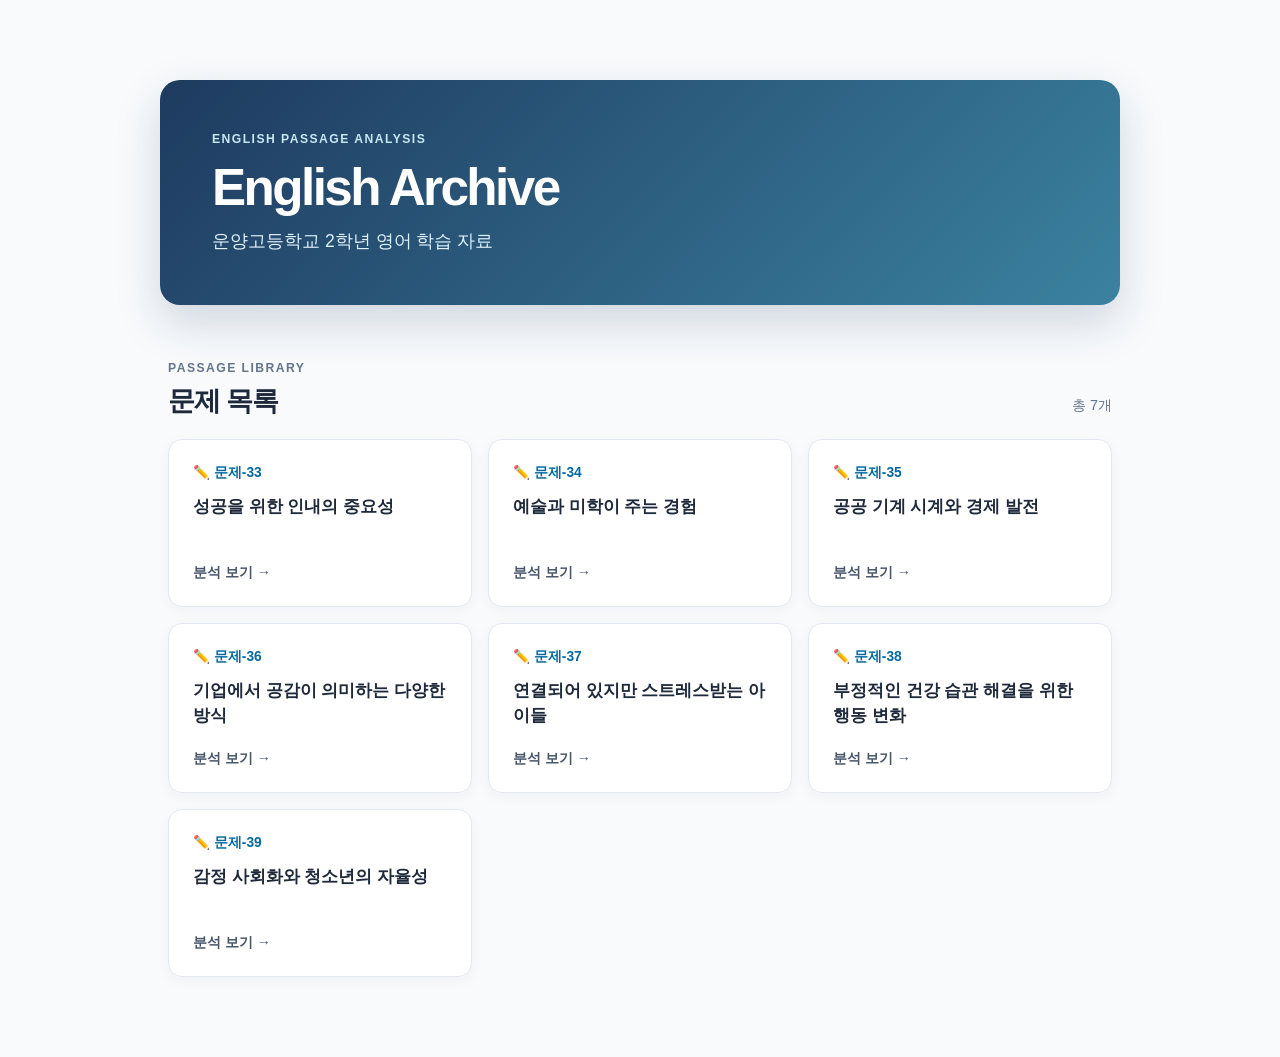
<file: index.html>
<!doctype html>
<html lang="ko">
<head>
  <meta charset="utf-8">
  <meta name="viewport" content="width=device-width, initial-scale=1">
  <meta http-equiv="refresh" content="0; url=home/index.html">
  <title>Sunny Teacher | English Archive</title>
  <script>window.location.replace('home/index.html');</script>
</head>
<body hidden></body>
</html>
</file>
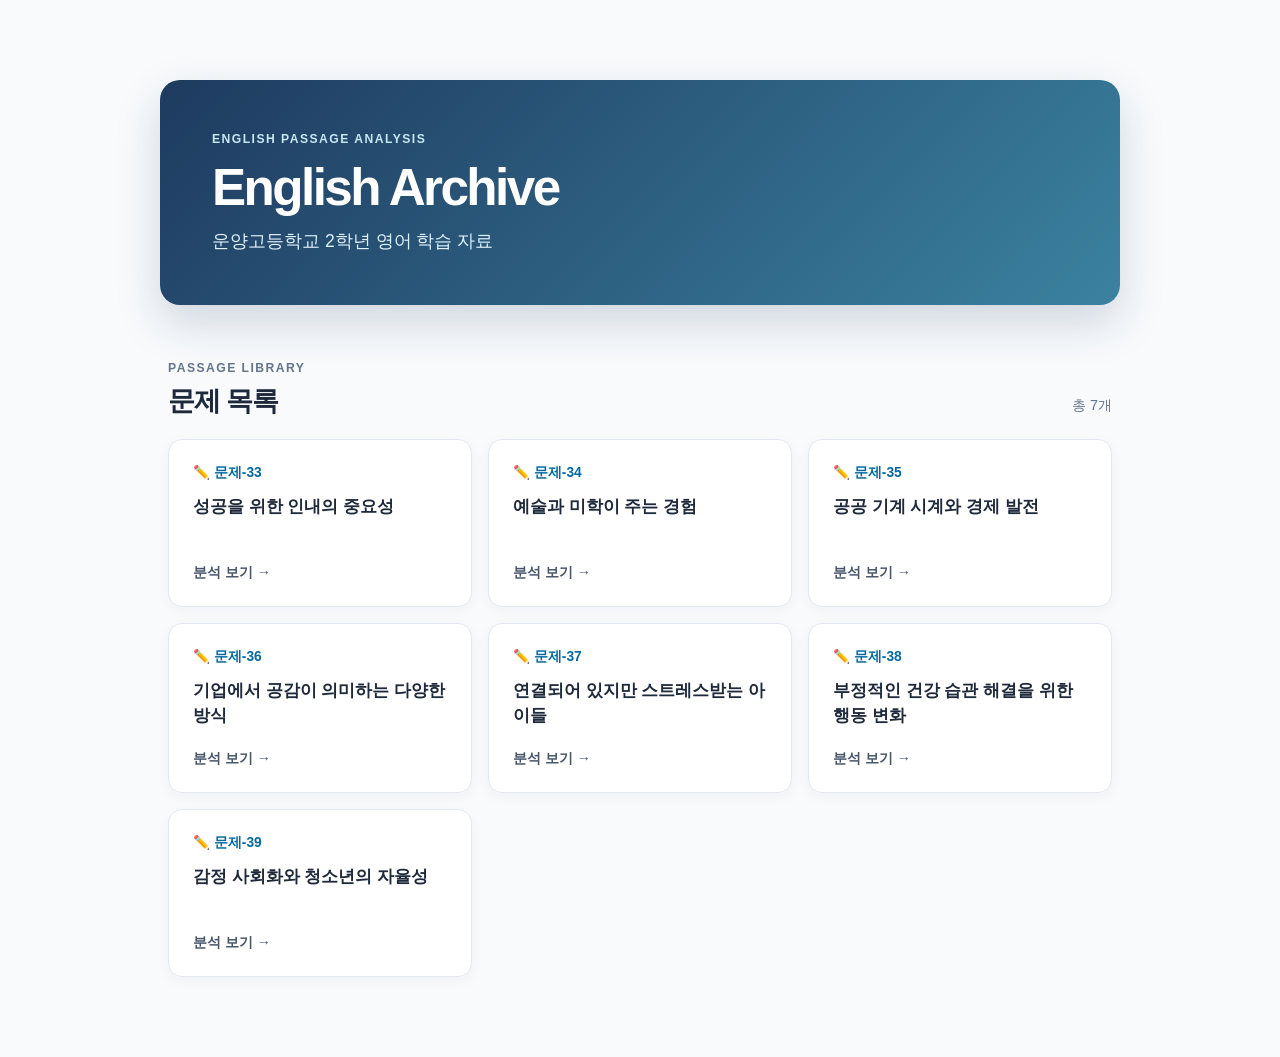
<file: home/index.html>
<!doctype html>
<html lang="ko">
<head>
  <meta charset="utf-8">
  <meta name="viewport" content="width=device-width, initial-scale=1">
  <meta name="description" content="&#xC6B4;&#xC591;&#xACE0;&#xB4F1;&#xD559;&#xAD50; 2&#xD559;&#xB144; &#xC601;&#xC5B4; &#xD559;&#xC2B5; &#xC790;&#xB8CC;">
  <title>Sunny Teacher | English Archive</title>
  <link rel="stylesheet" href="style.css">
</head>
<body>
  <main class="site-shell">
    <header class="hero">
      <p class="eyebrow">ENGLISH PASSAGE ANALYSIS</p>
      <h1>English Archive</h1>
      <p class="subtitle">&#xC6B4;&#xC591;&#xACE0;&#xB4F1;&#xD559;&#xAD50; 2&#xD559;&#xB144; &#xC601;&#xC5B4; &#xD559;&#xC2B5; &#xC790;&#xB8CC;</p>
    </header>

    <section class="problem-section" aria-labelledby="problem-list-title">
      <div class="section-heading">
        <div>
          <p class="eyebrow">PASSAGE LIBRARY</p>
          <h2 id="problem-list-title">&#xBB38;&#xC81C; &#xBAA9;&#xB85D;</h2>
        </div>
        <p id="problem-count" class="problem-count" aria-live="polite"></p>
      </div>
      <div id="problem-list" class="problem-list"></div>
      <p id="empty-message" class="empty-message" hidden>&#xB4F1;&#xB85D;&#xB41C; &#xBB38;&#xC81C;&#xAC00; &#xC5C6;&#xC2B5;&#xB2C8;&#xB2E4;.</p>
    </section>
  </main>

  <script src="problem-list.js"></script>
  <script>
    (function () {
      const problems = Array.isArray(window.ENGLISH_PASSAGE_PROBLEMS)
        ? window.ENGLISH_PASSAGE_PROBLEMS.slice().sort((a, b) => a.number - b.number)
        : [];
      const list = document.getElementById('problem-list');
      const count = document.getElementById('problem-count');
      const emptyMessage = document.getElementById('empty-message');

      count.innerHTML = `&#xCD1D; ${problems.length}&#xAC1C;`;
      emptyMessage.hidden = problems.length !== 0;

      problems.forEach((problem) => {
        const link = document.createElement('a');
        link.className = 'problem-card';
        link.href = problem.href;
        link.innerHTML = `
          <span class="problem-number">&#x270F;&#xFE0F; &#xBB38;&#xC81C;-${problem.number}</span>
          <span class="problem-title">${problem.title}</span>
          <span class="open-label">&#xBD84;&#xC11D; &#xBCF4;&#xAE30; <span aria-hidden="true">&rarr;</span></span>
        `;
        list.appendChild(link);
      });
    }());
  </script>
</body>
</html>
</file>
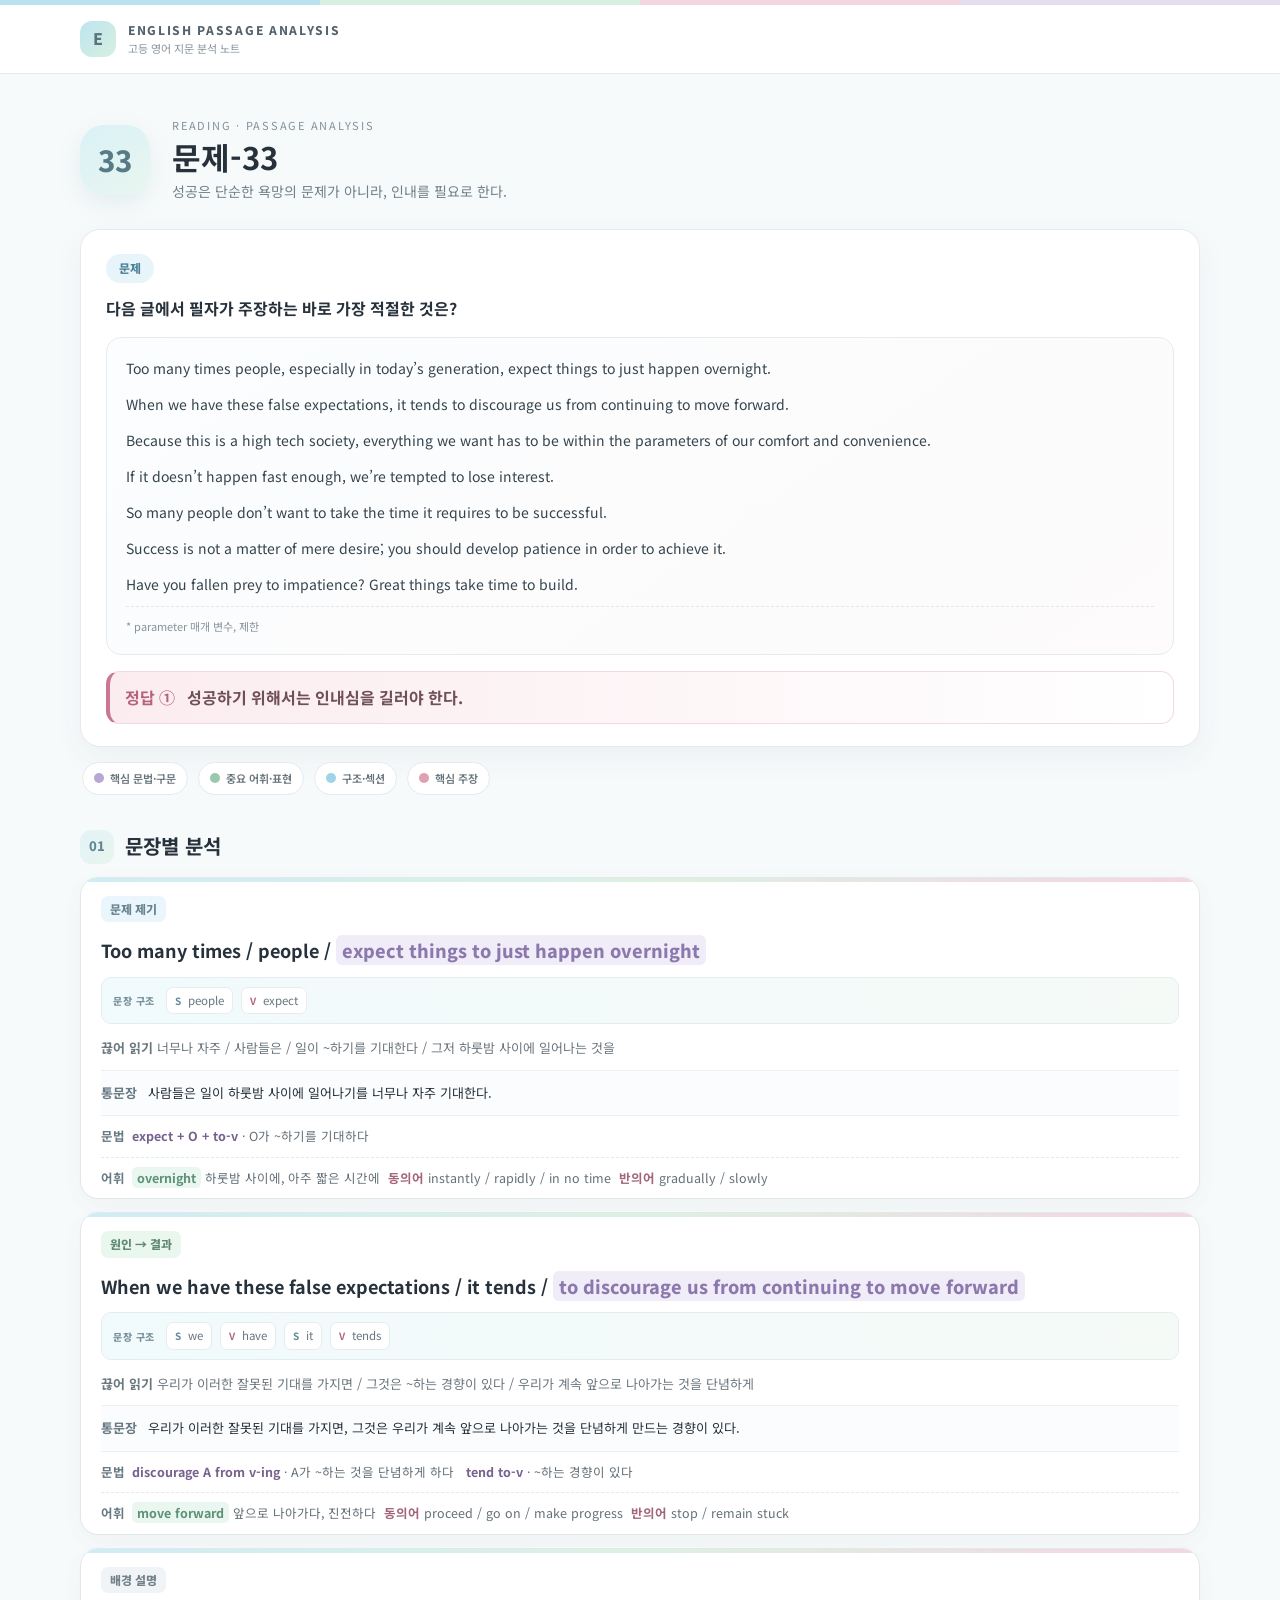
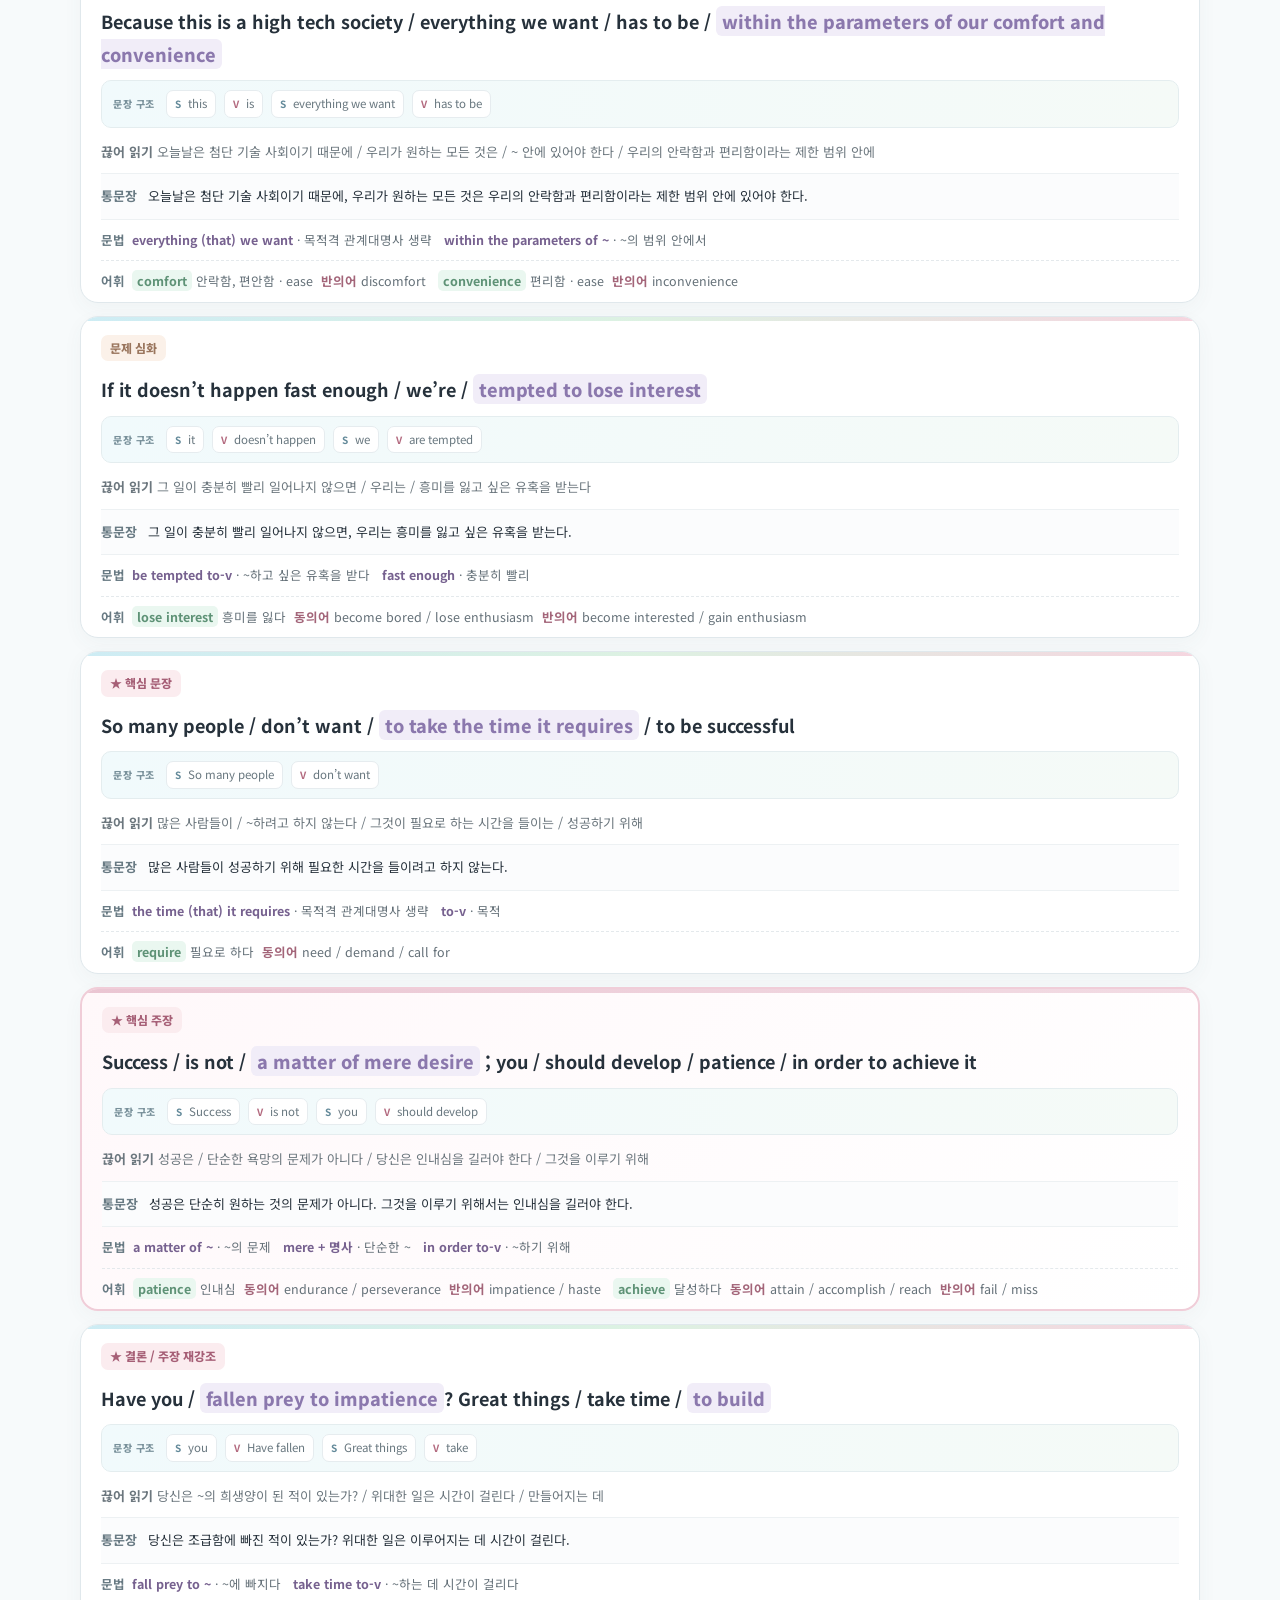
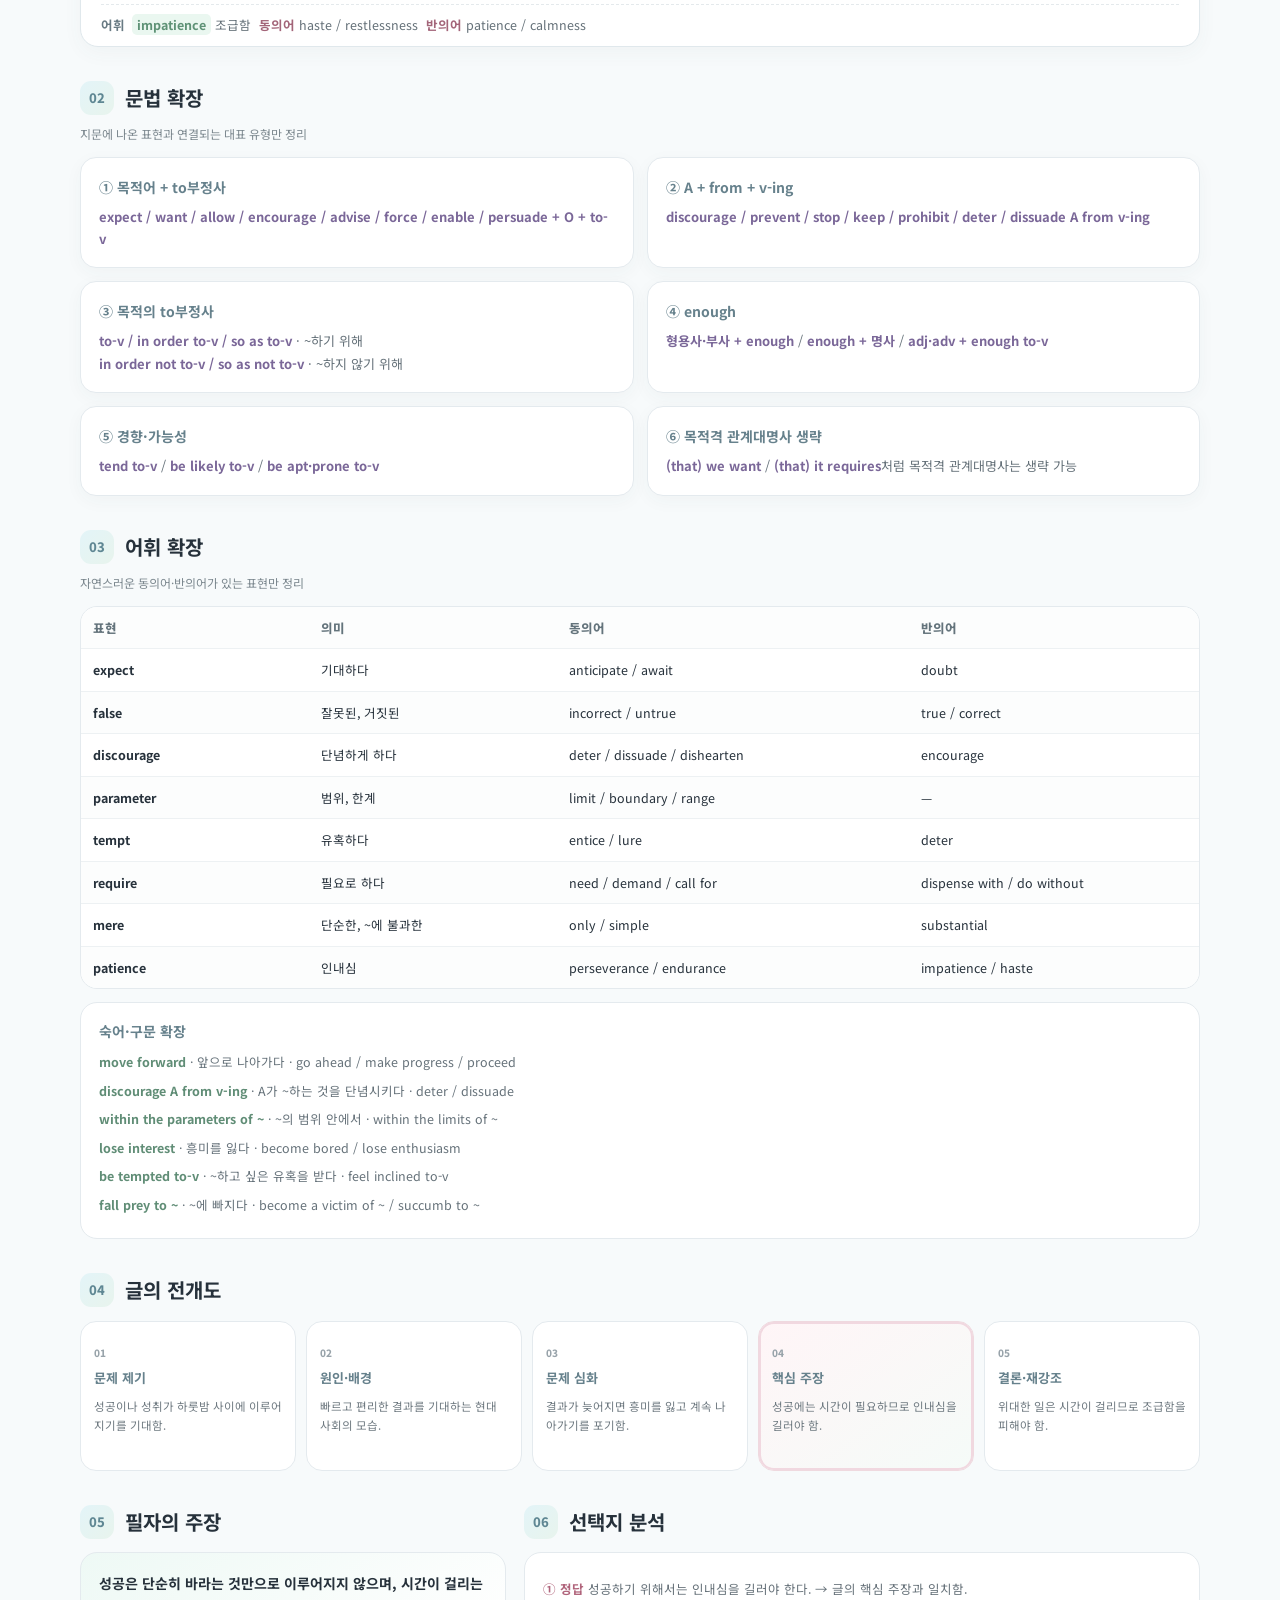
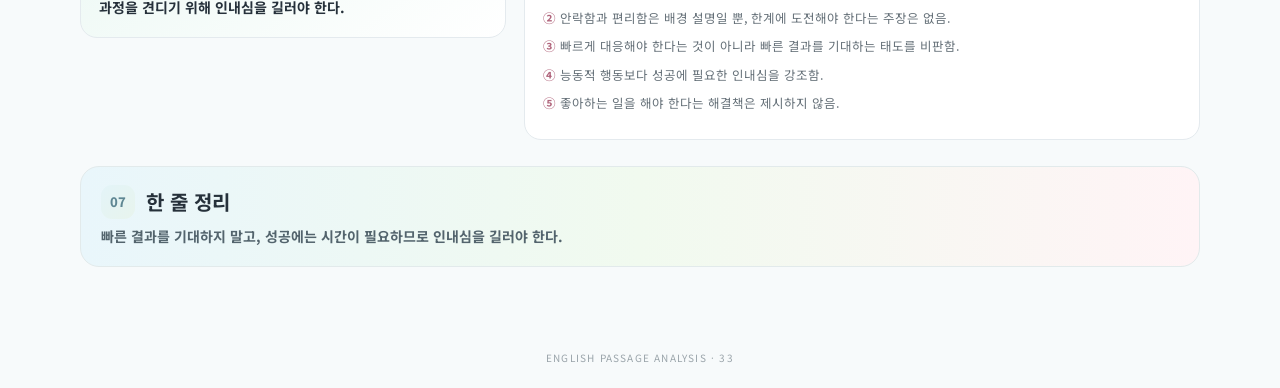
<file: master-template/index.html>
<!doctype html>
<html lang="ko">
<head>
<meta charset="utf-8">
<meta name="viewport" content="width=device-width, initial-scale=1">
<title>문제-33 | 영어 지문 분석</title>
<link rel="stylesheet" href="style.css">
</head>
<body>
<header class="top">
  <div class="top-inner">
    <div class="brand-mark">E</div>
    <div>
      <div class="brand">ENGLISH PASSAGE ANALYSIS</div>
      <div class="brand-sub">고등 영어 지문 분석 노트</div>
    </div>
  </div>
</header>

<main class="page">
  <section class="title-area">
    <div class="number-badge">33</div>
    <div>
      <p class="mini">READING · PASSAGE ANALYSIS</p>
      <h1>문제-33</h1>
      <p class="title-desc">성공은 단순한 욕망의 문제가 아니라, 인내를 필요로 한다.</p>
    </div>
  </section>

  <section class="question-card">
    <div class="q-label">문제</div>
    <p>다음 글에서 필자가 주장하는 바로 가장 적절한 것은?</p>
    <div class="original-passage">
      <p>Too many times people, especially in today’s generation, expect things to just happen overnight.</p>
      <p>When we have these false expectations, it tends to discourage us from continuing to move forward.</p>
      <p>Because this is a high tech society, everything we want has to be within the parameters of our comfort and convenience.</p>
      <p>If it doesn’t happen fast enough, we’re tempted to lose interest.</p>
      <p>So many people don’t want to take the time it requires to be successful.</p>
      <p>Success is not a matter of mere desire; you should develop patience in order to achieve it.</p>
      <p>Have you fallen prey to impatience? Great things take time to build.</p>
      <div class="original-note">* parameter 매개 변수, 제한</div>
    </div>
    <div class="answer"><span>정답 ①</span> 성공하기 위해서는 인내심을 길러야 한다.</div>
  </section>

  <div class="legend">
    <span><i class="lav"></i>핵심 문법·구문</span>
    <span><i class="green"></i>중요 어휘·표현</span>
    <span><i class="sky"></i>구조·섹션</span>
    <span><i class="pink"></i>핵심 주장</span>
  </div>

  <section>
    <div class="section-title"><span>01</span><h2>문장별 분석</h2></div>

    <article class="sentence-card">
      <div class="role">문제 제기</div>
      <p class="english">Too many times / people / <span class="grammar">expect things to just happen overnight</span></p><div class="sv-strip"><span class="sv-label">문장 구조</span><span><b>S</b> people</span><span><b>V</b> expect</span></div>
      <p class="reading"><b>끊어 읽기</b> 너무나 자주 / 사람들은 / 일이 ~하기를 기대한다 / 그저 하룻밤 사이에 일어나는 것을</p>
      <div class="translation"><b>통문장</b> 사람들은 일이 하룻밤 사이에 일어나기를 너무나 자주 기대한다.</div>
      <div class="info-row"><b>문법</b><strong>expect + O + to-v</strong> · O가 ~하기를 기대하다</div>
      <div class="info-row vocab"><b>어휘</b><strong>overnight</strong> 하룻밤 사이에, 아주 짧은 시간에 <em>동의어</em> instantly / rapidly / in no time <em>반의어</em> gradually / slowly</div>
    </article>

    <article class="sentence-card">
      <div class="role cause">원인 → 결과</div>
      <p class="english">When we have these false expectations / it tends / <span class="grammar">to discourage us from continuing to move forward</span></p><div class="sv-strip"><span class="sv-label">문장 구조</span><span><b>S</b> we</span><span><b>V</b> have</span><span><b>S</b> it</span><span><b>V</b> tends</span></div>
      <p class="reading"><b>끊어 읽기</b> 우리가 이러한 잘못된 기대를 가지면 / 그것은 ~하는 경향이 있다 / 우리가 계속 앞으로 나아가는 것을 단념하게</p>
      <div class="translation"><b>통문장</b> 우리가 이러한 잘못된 기대를 가지면, 그것은 우리가 계속 앞으로 나아가는 것을 단념하게 만드는 경향이 있다.</div>
      <div class="info-row"><b>문법</b><strong>discourage A from v-ing</strong> · A가 ~하는 것을 단념하게 하다 &nbsp; <strong>tend to-v</strong> · ~하는 경향이 있다</div>
      <div class="info-row vocab"><b>어휘</b><strong>move forward</strong> 앞으로 나아가다, 진전하다 <em>동의어</em> proceed / go on / make progress <em>반의어</em> stop / remain stuck</div>
    </article>

    <article class="sentence-card">
      <div class="role background">배경 설명</div>
      <p class="english">Because this is a high tech society / everything we want / has to be / <span class="grammar">within the parameters of our comfort and convenience</span></p><div class="sv-strip"><span class="sv-label">문장 구조</span><span><b>S</b> this</span><span><b>V</b> is</span><span><b>S</b> everything we want</span><span><b>V</b> has to be</span></div>
      <p class="reading"><b>끊어 읽기</b> 오늘날은 첨단 기술 사회이기 때문에 / 우리가 원하는 모든 것은 / ~ 안에 있어야 한다 / 우리의 안락함과 편리함이라는 제한 범위 안에</p>
      <div class="translation"><b>통문장</b> 오늘날은 첨단 기술 사회이기 때문에, 우리가 원하는 모든 것은 우리의 안락함과 편리함이라는 제한 범위 안에 있어야 한다.</div>
      <div class="info-row"><b>문법</b><strong>everything (that) we want</strong> · 목적격 관계대명사 생략 &nbsp; <strong>within the parameters of ~</strong> · ~의 범위 안에서</div>
      <div class="info-row vocab"><b>어휘</b><strong>comfort</strong> 안락함, 편안함 · ease <em>반의어</em> discomfort &nbsp; <strong>convenience</strong> 편리함 · ease <em>반의어</em> inconvenience</div>
    </article>

    <article class="sentence-card">
      <div class="role problem">문제 심화</div>
      <p class="english">If it doesn’t happen fast enough / we’re / <span class="grammar">tempted to lose interest</span></p><div class="sv-strip"><span class="sv-label">문장 구조</span><span><b>S</b> it</span><span><b>V</b> doesn’t happen</span><span><b>S</b> we</span><span><b>V</b> are tempted</span></div>
      <p class="reading"><b>끊어 읽기</b> 그 일이 충분히 빨리 일어나지 않으면 / 우리는 / 흥미를 잃고 싶은 유혹을 받는다</p>
      <div class="translation"><b>통문장</b> 그 일이 충분히 빨리 일어나지 않으면, 우리는 흥미를 잃고 싶은 유혹을 받는다.</div>
      <div class="info-row"><b>문법</b><strong>be tempted to-v</strong> · ~하고 싶은 유혹을 받다 &nbsp; <strong>fast enough</strong> · 충분히 빨리</div>
      <div class="info-row vocab"><b>어휘</b><strong>lose interest</strong> 흥미를 잃다 <em>동의어</em> become bored / lose enthusiasm <em>반의어</em> become interested / gain enthusiasm</div>
    </article>

    <article class="sentence-card">
      <div class="role key">★ 핵심 문장</div>
      <p class="english">So many people / don’t want / <span class="grammar">to take the time it requires</span> / to be successful</p><div class="sv-strip"><span class="sv-label">문장 구조</span><span><b>S</b> So many people</span><span><b>V</b> don’t want</span></div>
      <p class="reading"><b>끊어 읽기</b> 많은 사람들이 / ~하려고 하지 않는다 / 그것이 필요로 하는 시간을 들이는 / 성공하기 위해</p>
      <div class="translation"><b>통문장</b> 많은 사람들이 성공하기 위해 필요한 시간을 들이려고 하지 않는다.</div>
      <div class="info-row"><b>문법</b><strong>the time (that) it requires</strong> · 목적격 관계대명사 생략 &nbsp; <strong>to-v</strong> · 목적</div>
      <div class="info-row vocab"><b>어휘</b><strong>require</strong> 필요로 하다 <em>동의어</em> need / demand / call for</div>
    </article>

    <article class="sentence-card main-claim">
      <div class="role key">★ 핵심 주장</div>
      <p class="english">Success / is not / <span class="grammar">a matter of mere desire</span> ; you / should develop / patience / in order to achieve it</p><div class="sv-strip"><span class="sv-label">문장 구조</span><span><b>S</b> Success</span><span><b>V</b> is not</span><span><b>S</b> you</span><span><b>V</b> should develop</span></div>
      <p class="reading"><b>끊어 읽기</b> 성공은 / 단순한 욕망의 문제가 아니다 / 당신은 인내심을 길러야 한다 / 그것을 이루기 위해</p>
      <div class="translation"><b>통문장</b> 성공은 단순히 원하는 것의 문제가 아니다. 그것을 이루기 위해서는 인내심을 길러야 한다.</div>
      <div class="info-row"><b>문법</b><strong>a matter of ~</strong> · ~의 문제 &nbsp; <strong>mere + 명사</strong> · 단순한 ~ &nbsp; <strong>in order to-v</strong> · ~하기 위해</div>
      <div class="info-row vocab"><b>어휘</b><strong>patience</strong> 인내심 <em>동의어</em> endurance / perseverance <em>반의어</em> impatience / haste &nbsp; <strong>achieve</strong> 달성하다 <em>동의어</em> attain / accomplish / reach <em>반의어</em> fail / miss</div>
    </article>

    <article class="sentence-card">
      <div class="role conclusion">★ 결론 / 주장 재강조</div>
      <p class="english">Have you / <span class="grammar">fallen prey to impatience</span>? Great things / take time / <span class="grammar">to build</span></p><div class="sv-strip"><span class="sv-label">문장 구조</span><span><b>S</b> you</span><span><b>V</b> Have fallen</span><span><b>S</b> Great things</span><span><b>V</b> take</span></div>
      <p class="reading"><b>끊어 읽기</b> 당신은 ~의 희생양이 된 적이 있는가? / 위대한 일은 시간이 걸린다 / 만들어지는 데</p>
      <div class="translation"><b>통문장</b> 당신은 조급함에 빠진 적이 있는가? 위대한 일은 이루어지는 데 시간이 걸린다.</div>
      <div class="info-row"><b>문법</b><strong>fall prey to ~</strong> · ~에 빠지다 &nbsp; <strong>take time to-v</strong> · ~하는 데 시간이 걸리다</div>
      <div class="info-row vocab"><b>어휘</b><strong>impatience</strong> 조급함 <em>동의어</em> haste / restlessness <em>반의어</em> patience / calmness</div>
    </article>
  </section>

  <section>
    <div class="section-title"><span>02</span><h2>문법 확장</h2></div>
    <p class="section-note">지문에 나온 표현과 연결되는 대표 유형만 정리</p>
    <div class="cards">
      <div class="mini-card"><h3>① 목적어 + to부정사</h3><p><b>expect / want / allow / encourage / advise / force / enable / persuade + O + to-v</b></p></div>
      <div class="mini-card"><h3>② A + from + v-ing</h3><p><b>discourage / prevent / stop / keep / prohibit / deter / dissuade A from v-ing</b></p></div>
      <div class="mini-card"><h3>③ 목적의 to부정사</h3><p><b>to-v / in order to-v / so as to-v</b> · ~하기 위해<br><b>in order not to-v / so as not to-v</b> · ~하지 않기 위해</p></div>
      <div class="mini-card"><h3>④ enough</h3><p><b>형용사·부사 + enough</b> / <b>enough + 명사</b> / <b>adj·adv + enough to-v</b></p></div>
      <div class="mini-card"><h3>⑤ 경향·가능성</h3><p><b>tend to-v</b> / <b>be likely to-v</b> / <b>be apt·prone to-v</b></p></div>
      <div class="mini-card"><h3>⑥ 목적격 관계대명사 생략</h3><p><b>(that) we want</b> / <b>(that) it requires</b>처럼 목적격 관계대명사는 생략 가능</p></div>
    </div>
  </section>

  <section>
    <div class="section-title"><span>03</span><h2>어휘 확장</h2></div>
    <p class="section-note">자연스러운 동의어·반의어가 있는 표현만 정리</p>
    <div class="vocab-panel">
      <div class="vrow head"><span>표현</span><span>의미</span><span>동의어</span><span>반의어</span></div>
      <div class="vrow"><b>expect</b><span>기대하다</span><span>anticipate / await</span><span>doubt</span></div>
      <div class="vrow"><b>false</b><span>잘못된, 거짓된</span><span>incorrect / untrue</span><span>true / correct</span></div>
      <div class="vrow"><b>discourage</b><span>단념하게 하다</span><span>deter / dissuade / dishearten</span><span>encourage</span></div>
      <div class="vrow"><b>parameter</b><span>범위, 한계</span><span>limit / boundary / range</span><span>—</span></div>
      <div class="vrow"><b>tempt</b><span>유혹하다</span><span>entice / lure</span><span>deter</span></div>
      <div class="vrow"><b>require</b><span>필요로 하다</span><span>need / demand / call for</span><span>dispense with / do without</span></div>
      <div class="vrow"><b>mere</b><span>단순한, ~에 불과한</span><span>only / simple</span><span>substantial</span></div>
      <div class="vrow"><b>patience</b><span>인내심</span><span>perseverance / endurance</span><span>impatience / haste</span></div>
    </div>
    <div class="phrase-panel">
      <h3>숙어·구문 확장</h3>
      <p><b>move forward</b> · 앞으로 나아가다 · go ahead / make progress / proceed</p>
      <p><b>discourage A from v-ing</b> · A가 ~하는 것을 단념시키다 · deter / dissuade</p>
      <p><b>within the parameters of ~</b> · ~의 범위 안에서 · within the limits of ~</p>
      <p><b>lose interest</b> · 흥미를 잃다 · become bored / lose enthusiasm</p>
      <p><b>be tempted to-v</b> · ~하고 싶은 유혹을 받다 · feel inclined to-v</p>
      <p><b>fall prey to ~</b> · ~에 빠지다 · become a victim of ~ / succumb to ~</p>
    </div>
  </section>

  <section>
    <div class="section-title"><span>04</span><h2>글의 전개도</h2></div>
    <div class="flow">
      <div><span>01</span><b>문제 제기</b><p>성공이나 성취가 하룻밤 사이에 이루어지기를 기대함.</p></div>
      <div><span>02</span><b>원인·배경</b><p>빠르고 편리한 결과를 기대하는 현대 사회의 모습.</p></div>
      <div><span>03</span><b>문제 심화</b><p>결과가 늦어지면 흥미를 잃고 계속 나아가기를 포기함.</p></div>
      <div class="flow-key"><span>04</span><b>핵심 주장</b><p>성공에는 시간이 필요하므로 인내심을 길러야 함.</p></div>
      <div><span>05</span><b>결론·재강조</b><p>위대한 일은 시간이 걸리므로 조급함을 피해야 함.</p></div>
    </div>
  </section>

  <section class="last-grid">
    <div>
      <div class="section-title"><span>05</span><h2>필자의 주장</h2></div>
      <div class="statement">성공은 단순히 바라는 것만으로 이루어지지 않으며, 시간이 걸리는 과정을 견디기 위해 인내심을 길러야 한다.</div>
    </div>
    <div>
      <div class="section-title"><span>06</span><h2>선택지 분석</h2></div>
      <div class="choices">
        <p><b>① 정답</b> 성공하기 위해서는 인내심을 길러야 한다. → 글의 핵심 주장과 일치함.</p>
        <p><b>②</b> 안락함과 편리함은 배경 설명일 뿐, 한계에 도전해야 한다는 주장은 없음.</p>
        <p><b>③</b> 빠르게 대응해야 한다는 것이 아니라 빠른 결과를 기대하는 태도를 비판함.</p>
        <p><b>④</b> 능동적 행동보다 성공에 필요한 인내심을 강조함.</p>
        <p><b>⑤</b> 좋아하는 일을 해야 한다는 해결책은 제시하지 않음.</p>
      </div>
    </div>
  </section>

  <section class="one-line">
    <div class="section-title"><span>07</span><h2>한 줄 정리</h2></div>
    <p>빠른 결과를 기대하지 말고, 성공에는 시간이 필요하므로 인내심을 길러야 한다.</p>
  </section>
</main>

<footer>ENGLISH PASSAGE ANALYSIS · 33</footer>
</body>
</html>
</file>
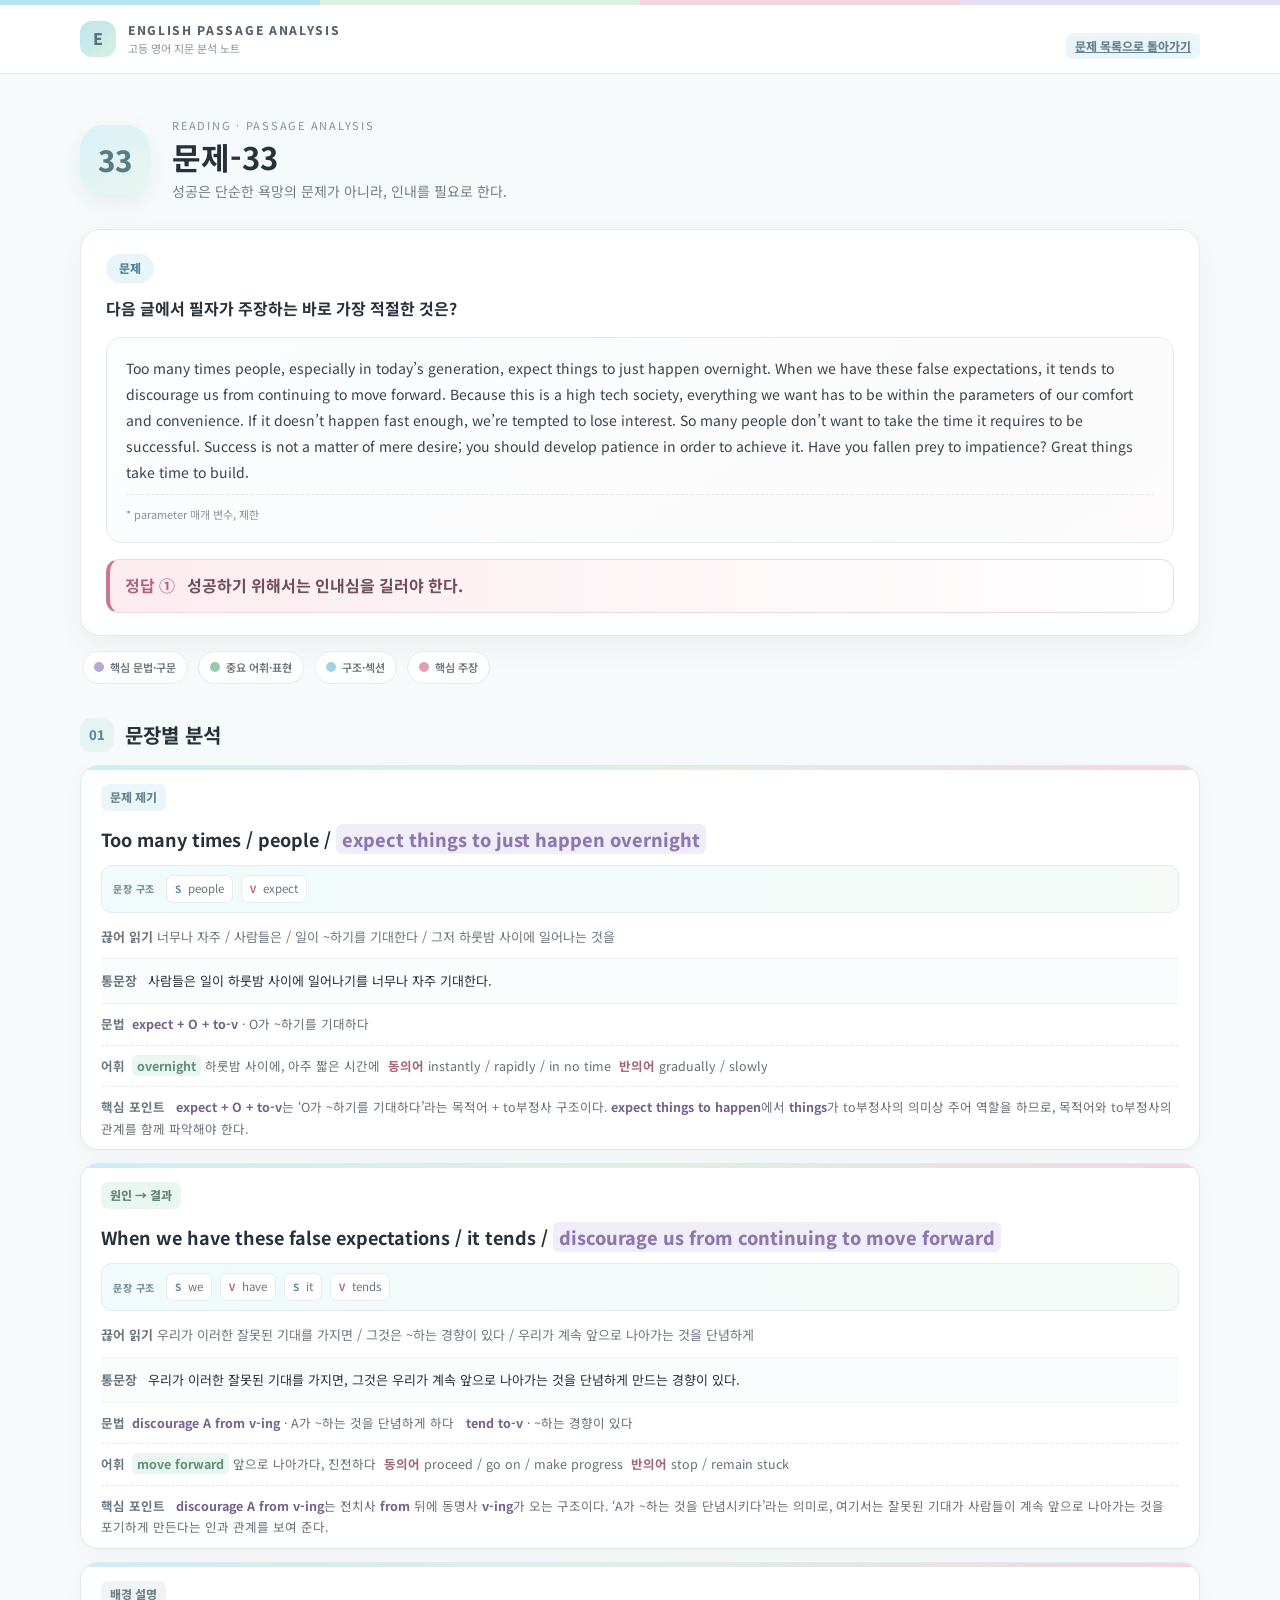
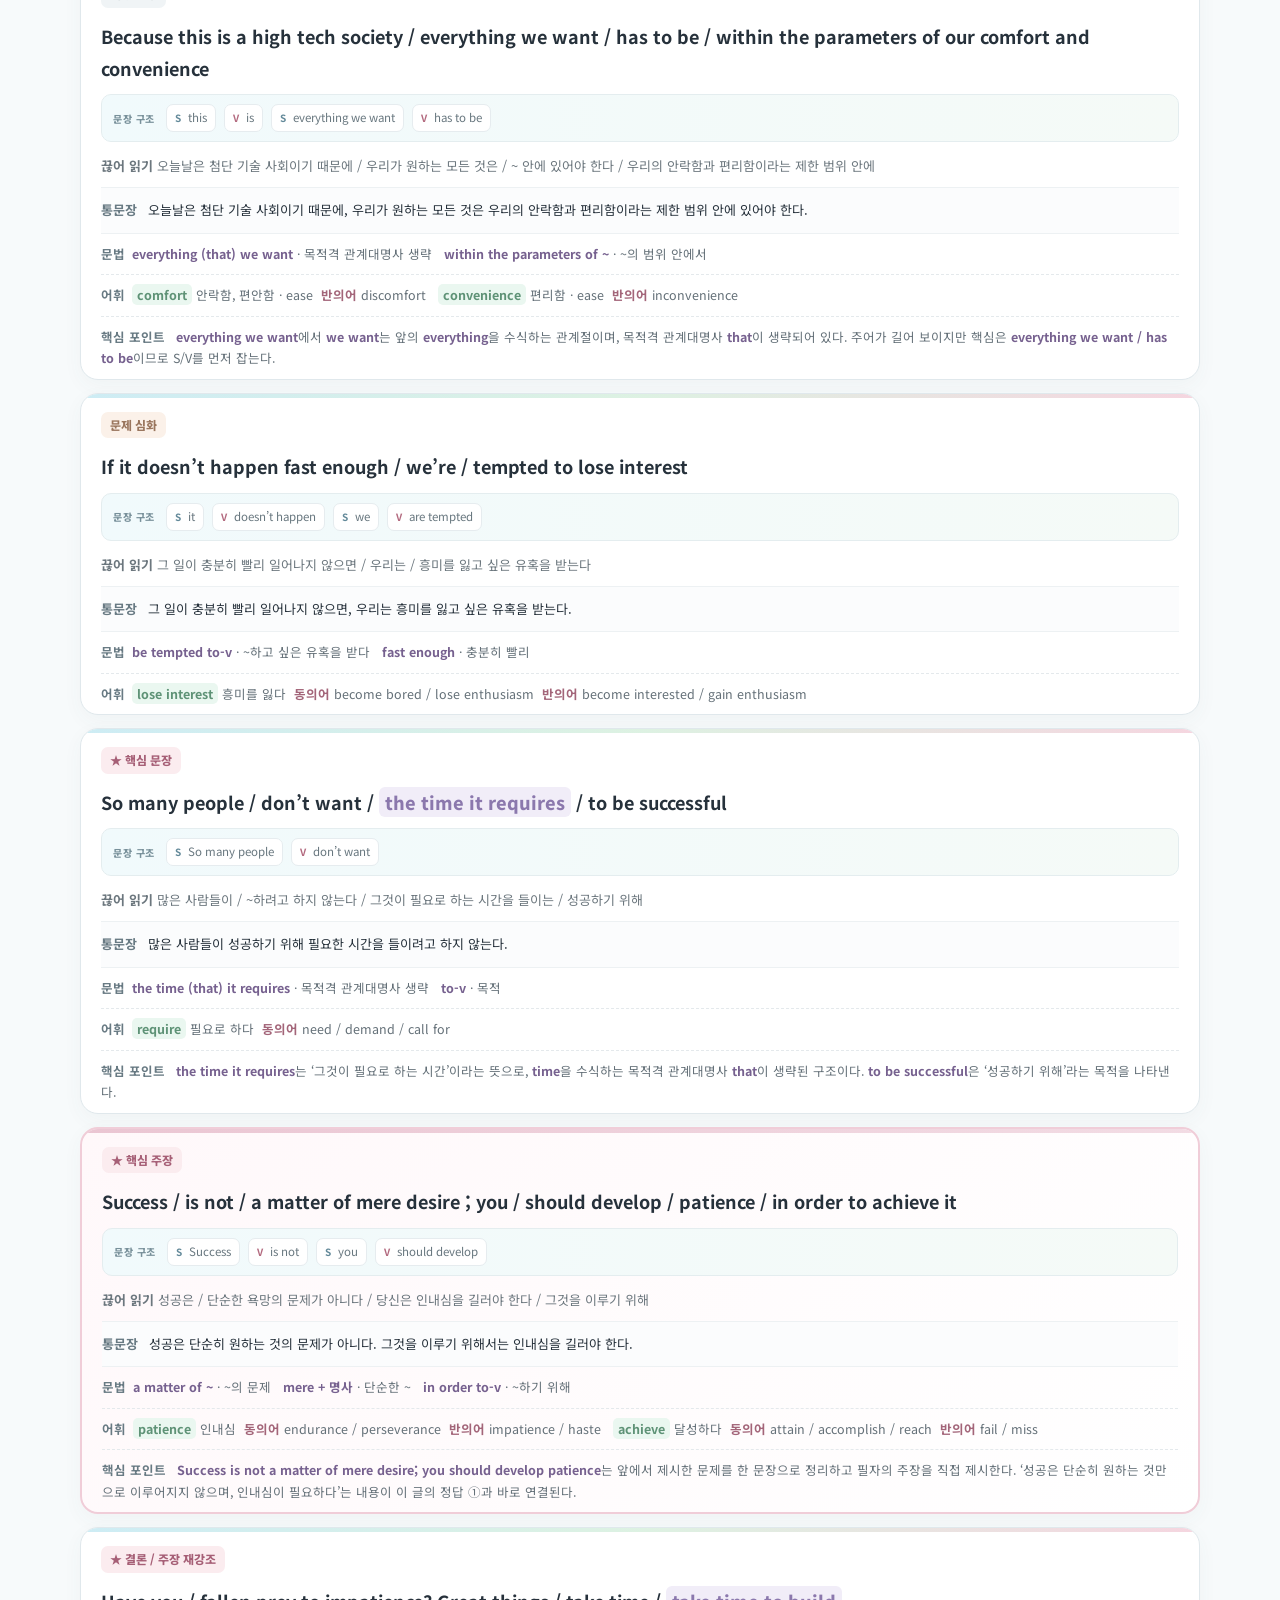
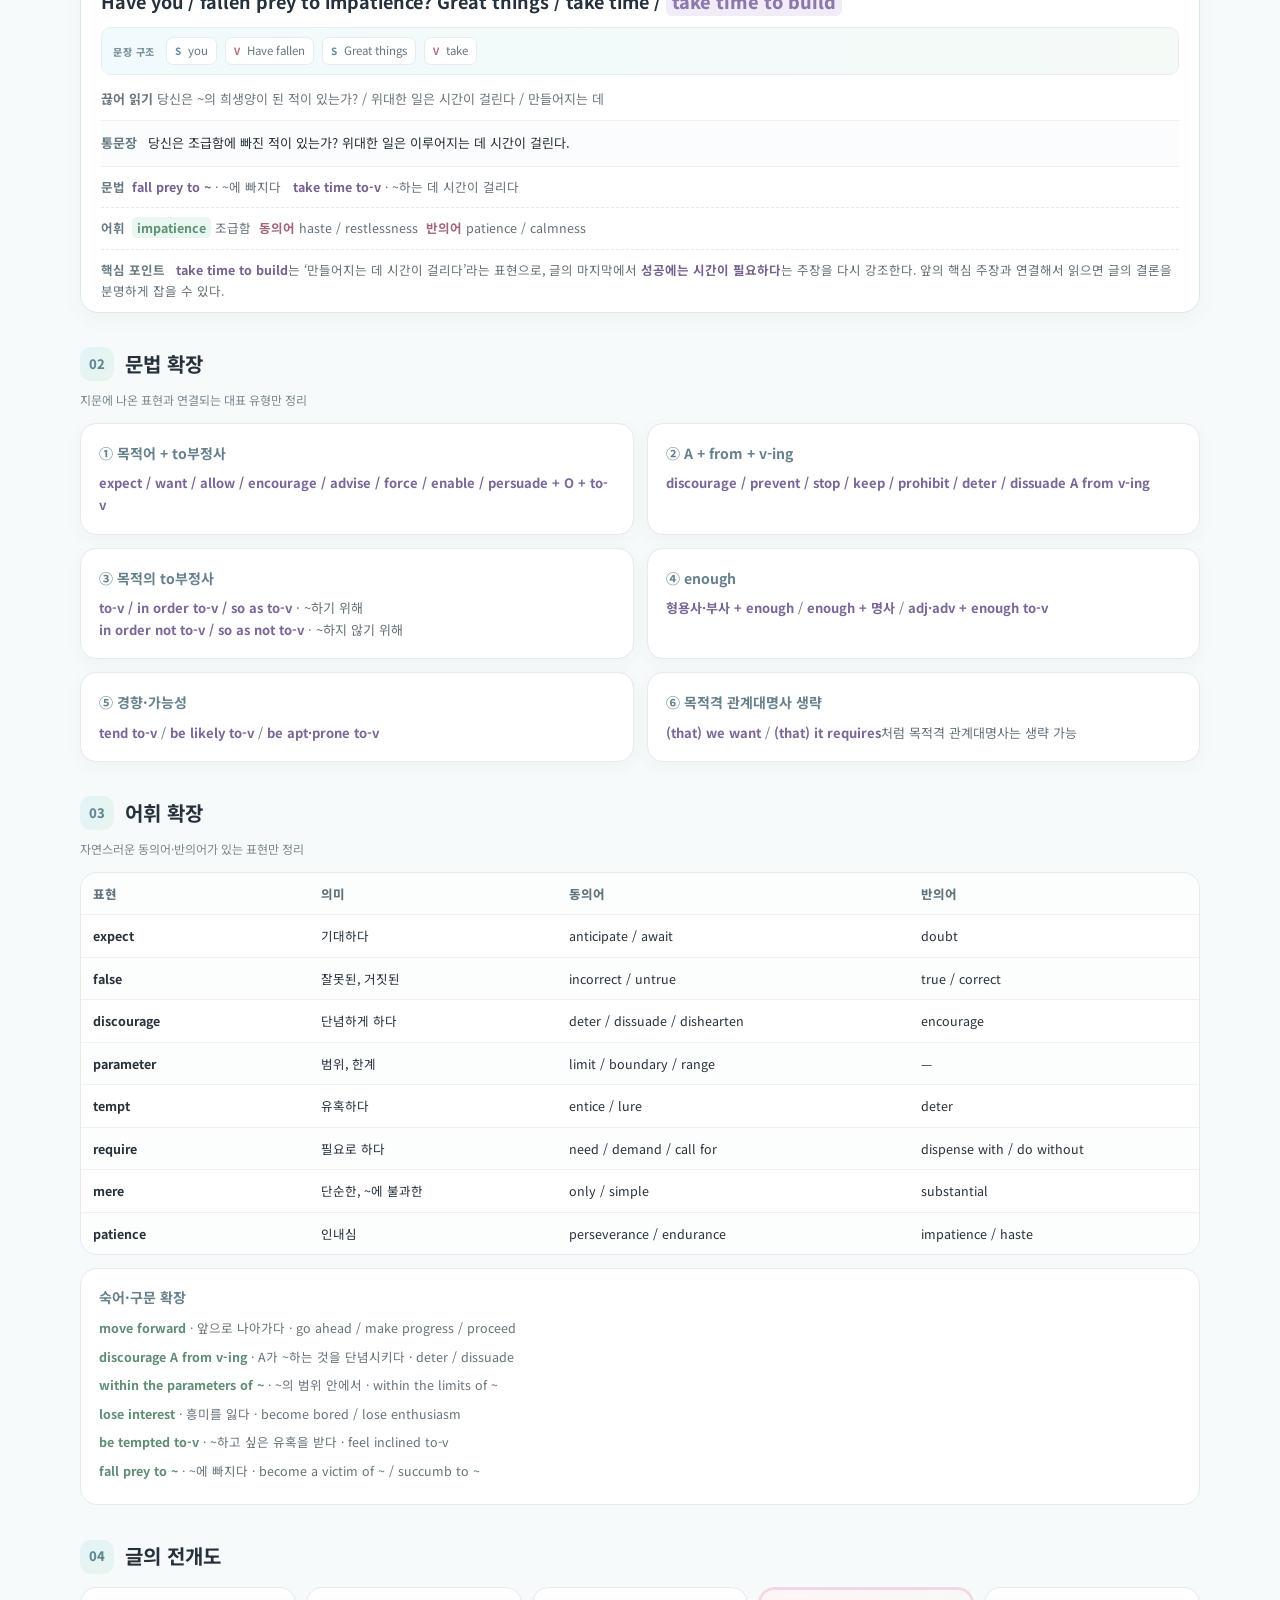
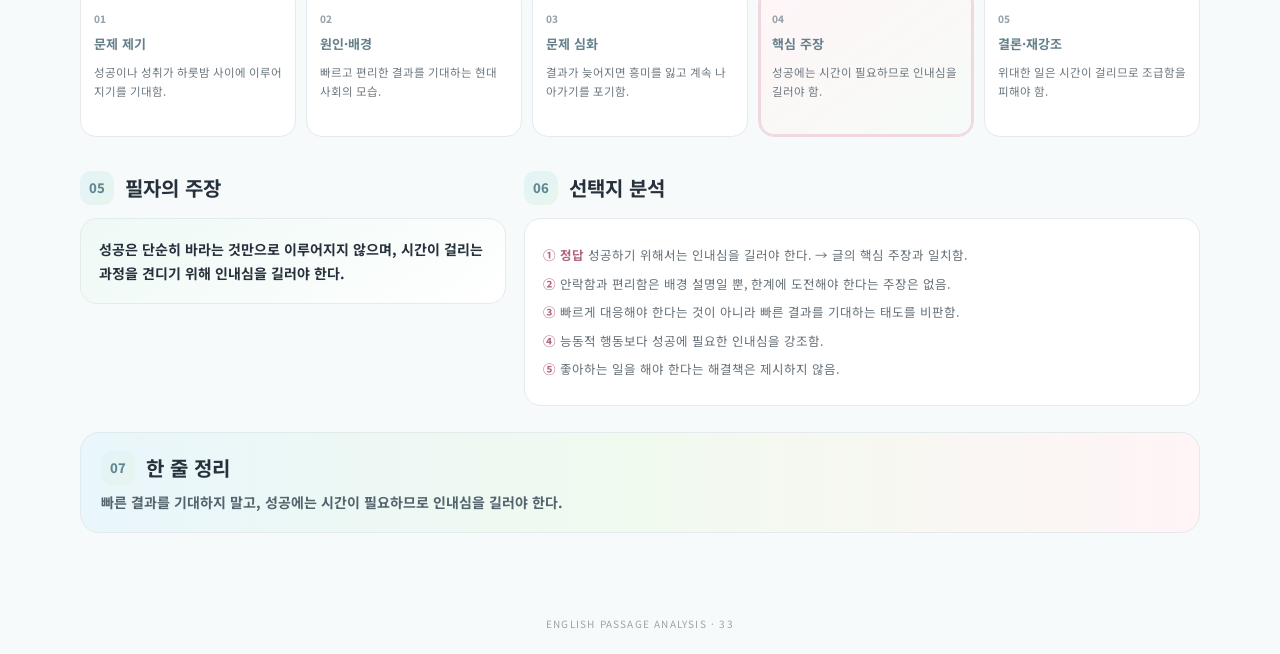
<file: problems/problem-33/index.html>
<!DOCTYPE html>

<html lang="ko">
<head>
<meta charset="utf-8"/>
<meta content="width=device-width, initial-scale=1" name="viewport"/>
<title>문제-33 | 영어 지문 분석</title>
<link href="style.css" rel="stylesheet"/>
</head>
<body>
<header class="top">
<div class="top-inner">
<div class="brand-mark">E</div>
<div>
<div class="brand">ENGLISH PASSAGE ANALYSIS</div>
<div class="brand-sub">고등 영어 지문 분석 노트</div>
</div>
<a class="role" href="../../home/index.html" style="margin-left:auto">문제 목록으로 돌아가기</a>
</div>
</header>
<main class="page">
<section class="title-area">
<div class="number-badge">33</div>
<div>
<p class="mini">READING · PASSAGE ANALYSIS</p>
<h1>문제-33</h1>
<p class="title-desc">성공은 단순한 욕망의 문제가 아니라, 인내를 필요로 한다.</p>
</div>
</section>
<section class="question-card">
<div class="q-label">문제</div>
<p>다음 글에서 필자가 주장하는 바로 가장 적절한 것은?</p>
<div class="original-passage">
<p>Too many times people, especially in today’s generation, expect things to just happen overnight. When we have these false expectations, it tends to discourage us from continuing to move forward. Because this is a high tech society, everything we want has to be within the parameters of our comfort and convenience. If it doesn’t happen fast enough, we’re tempted to lose interest. So many people don’t want to take the time it requires to be successful. Success is not a matter of mere desire; you should develop patience in order to achieve it. Have you fallen prey to impatience? Great things take time to build.</p>
<div class="original-note">* parameter 매개 변수, 제한</div>
</div>
<div class="answer"><span>정답 ①</span> 성공하기 위해서는 인내심을 길러야 한다.</div>
</section>
<div class="legend">
<span><i class="lav"></i>핵심 문법·구문</span>
<span><i class="green"></i>중요 어휘·표현</span>
<span><i class="sky"></i>구조·섹션</span>
<span><i class="pink"></i>핵심 주장</span>
</div>
<section>
<div class="section-title"><span>01</span><h2>문장별 분석</h2></div>
<article class="sentence-card">
<div class="role">문제 제기</div>
<p class="english">Too many times / people / <span class="grammar">expect things to just happen overnight</span></p><div class="sv-strip"><span class="sv-label">문장 구조</span><span><b>S</b> people</span><span><b>V</b> expect</span></div>
<p class="reading"><b>끊어 읽기</b> 너무나 자주 / 사람들은 / 일이 ~하기를 기대한다 / 그저 하룻밤 사이에 일어나는 것을</p>
<div class="translation"><b>통문장</b> 사람들은 일이 하룻밤 사이에 일어나기를 너무나 자주 기대한다.</div>

<div class="info-row"><b>문법</b><strong>expect + O + to-v</strong> · O가 ~하기를 기대하다</div>
<div class="info-row vocab"><b>어휘</b><strong>overnight</strong> 하룻밤 사이에, 아주 짧은 시간에 <em>동의어</em> instantly / rapidly / in no time <em>반의어</em> gradually / slowly</div><div class="info-row"><b>핵심 포인트</b> <strong>expect + O + to-v</strong>는 ‘O가 ~하기를 기대하다’라는 목적어 + to부정사 구조이다. <strong>expect things to happen</strong>에서 <strong>things</strong>가 to부정사의 의미상 주어 역할을 하므로, 목적어와 to부정사의 관계를 함께 파악해야 한다.</div>
</article>
<article class="sentence-card">
<div class="role cause">원인 → 결과</div>
<p class="english">When we have these false expectations / it tends / <span class="grammar">discourage us from continuing to move forward</span></p><div class="sv-strip"><span class="sv-label">문장 구조</span><span><b>S</b> we</span><span><b>V</b> have</span><span><b>S</b> it</span><span><b>V</b> tends</span></div>
<p class="reading"><b>끊어 읽기</b> 우리가 이러한 잘못된 기대를 가지면 / 그것은 ~하는 경향이 있다 / 우리가 계속 앞으로 나아가는 것을 단념하게</p>
<div class="translation"><b>통문장</b> 우리가 이러한 잘못된 기대를 가지면, 그것은 우리가 계속 앞으로 나아가는 것을 단념하게 만드는 경향이 있다.</div>

<div class="info-row"><b>문법</b><strong>discourage A from v-ing</strong> · A가 ~하는 것을 단념하게 하다   <strong>tend to-v</strong> · ~하는 경향이 있다</div>
<div class="info-row vocab"><b>어휘</b><strong>move forward</strong> 앞으로 나아가다, 진전하다 <em>동의어</em> proceed / go on / make progress <em>반의어</em> stop / remain stuck</div><div class="info-row"><b>핵심 포인트</b> <strong>discourage A from v-ing</strong>는 전치사 <strong>from</strong> 뒤에 동명사 <strong>v-ing</strong>가 오는 구조이다. ‘A가 ~하는 것을 단념시키다’라는 의미로, 여기서는 잘못된 기대가 사람들이 계속 앞으로 나아가는 것을 포기하게 만든다는 인과 관계를 보여 준다.</div>
</article>
<article class="sentence-card">
<div class="role background">배경 설명</div>
<p class="english">Because this is a high tech society / everything we want / has to be / within the parameters of our comfort and convenience</p><div class="sv-strip"><span class="sv-label">문장 구조</span><span><b>S</b> this</span><span><b>V</b> is</span><span><b>S</b> everything we want</span><span><b>V</b> has to be</span></div>
<p class="reading"><b>끊어 읽기</b> 오늘날은 첨단 기술 사회이기 때문에 / 우리가 원하는 모든 것은 / ~ 안에 있어야 한다 / 우리의 안락함과 편리함이라는 제한 범위 안에</p>
<div class="translation"><b>통문장</b> 오늘날은 첨단 기술 사회이기 때문에, 우리가 원하는 모든 것은 우리의 안락함과 편리함이라는 제한 범위 안에 있어야 한다.</div>

<div class="info-row"><b>문법</b><strong>everything (that) we want</strong> · 목적격 관계대명사 생략   <strong>within the parameters of ~</strong> · ~의 범위 안에서</div>
<div class="info-row vocab"><b>어휘</b><strong>comfort</strong> 안락함, 편안함 · ease <em>반의어</em> discomfort   <strong>convenience</strong> 편리함 · ease <em>반의어</em> inconvenience</div><div class="info-row"><b>핵심 포인트</b> <strong>everything we want</strong>에서 <strong>we want</strong>는 앞의 <strong>everything</strong>을 수식하는 관계절이며, 목적격 관계대명사 <strong>that</strong>이 생략되어 있다. 주어가 길어 보이지만 핵심은 <strong>everything we want / has to be</strong>이므로 S/V를 먼저 잡는다.</div>
</article>
<article class="sentence-card">
<div class="role problem">문제 심화</div>
<p class="english">If it doesn’t happen fast enough / we’re / tempted to lose interest</p><div class="sv-strip"><span class="sv-label">문장 구조</span><span><b>S</b> it</span><span><b>V</b> doesn’t happen</span><span><b>S</b> we</span><span><b>V</b> are tempted</span></div>
<p class="reading"><b>끊어 읽기</b> 그 일이 충분히 빨리 일어나지 않으면 / 우리는 / 흥미를 잃고 싶은 유혹을 받는다</p>
<div class="translation"><b>통문장</b> 그 일이 충분히 빨리 일어나지 않으면, 우리는 흥미를 잃고 싶은 유혹을 받는다.</div>
<div class="info-row"><b>문법</b><strong>be tempted to-v</strong> · ~하고 싶은 유혹을 받다   <strong>fast enough</strong> · 충분히 빨리</div>
<div class="info-row vocab"><b>어휘</b><strong>lose interest</strong> 흥미를 잃다 <em>동의어</em> become bored / lose enthusiasm <em>반의어</em> become interested / gain enthusiasm</div>
</article>
<article class="sentence-card">
<div class="role key">★ 핵심 문장</div>
<p class="english">So many people / don’t want / <span class="grammar">the time it requires</span> / to be successful</p><div class="sv-strip"><span class="sv-label">문장 구조</span><span><b>S</b> So many people</span><span><b>V</b> don’t want</span></div>
<p class="reading"><b>끊어 읽기</b> 많은 사람들이 / ~하려고 하지 않는다 / 그것이 필요로 하는 시간을 들이는 / 성공하기 위해</p>
<div class="translation"><b>통문장</b> 많은 사람들이 성공하기 위해 필요한 시간을 들이려고 하지 않는다.</div>

<div class="info-row"><b>문법</b><strong>the time (that) it requires</strong> · 목적격 관계대명사 생략   <strong>to-v</strong> · 목적</div>
<div class="info-row vocab"><b>어휘</b><strong>require</strong> 필요로 하다 <em>동의어</em> need / demand / call for</div><div class="info-row"><b>핵심 포인트</b> <strong>the time it requires</strong>는 ‘그것이 필요로 하는 시간’이라는 뜻으로, <strong>time</strong>을 수식하는 목적격 관계대명사 <strong>that</strong>이 생략된 구조이다. <strong>to be successful</strong>은 ‘성공하기 위해’라는 목적을 나타낸다.</div>
</article>
<article class="sentence-card main-claim">
<div class="role key">★ 핵심 주장</div>
<p class="english">Success / is not / a matter of mere desire ; you / should develop / patience / in order to achieve it</p><div class="sv-strip"><span class="sv-label">문장 구조</span><span><b>S</b> Success</span><span><b>V</b> is not</span><span><b>S</b> you</span><span><b>V</b> should develop</span></div>
<p class="reading"><b>끊어 읽기</b> 성공은 / 단순한 욕망의 문제가 아니다 / 당신은 인내심을 길러야 한다 / 그것을 이루기 위해</p>
<div class="translation"><b>통문장</b> 성공은 단순히 원하는 것의 문제가 아니다. 그것을 이루기 위해서는 인내심을 길러야 한다.</div>

<div class="info-row"><b>문법</b><strong>a matter of ~</strong> · ~의 문제   <strong>mere + 명사</strong> · 단순한 ~   <strong>in order to-v</strong> · ~하기 위해</div>
<div class="info-row vocab"><b>어휘</b><strong>patience</strong> 인내심 <em>동의어</em> endurance / perseverance <em>반의어</em> impatience / haste   <strong>achieve</strong> 달성하다 <em>동의어</em> attain / accomplish / reach <em>반의어</em> fail / miss</div><div class="info-row"><b>핵심 포인트</b> <strong>Success is not a matter of mere desire; you should develop patience</strong>는 앞에서 제시한 문제를 한 문장으로 정리하고 필자의 주장을 직접 제시한다. ‘성공은 단순히 원하는 것만으로 이루어지지 않으며, 인내심이 필요하다’는 내용이 이 글의 정답 ①과 바로 연결된다.</div>
</article>
<article class="sentence-card">
<div class="role conclusion">★ 결론 / 주장 재강조</div>
<p class="english">Have you / fallen prey to impatience? Great things / take time / <span class="grammar">take time to build</span></p><div class="sv-strip"><span class="sv-label">문장 구조</span><span><b>S</b> you</span><span><b>V</b> Have fallen</span><span><b>S</b> Great things</span><span><b>V</b> take</span></div>
<p class="reading"><b>끊어 읽기</b> 당신은 ~의 희생양이 된 적이 있는가? / 위대한 일은 시간이 걸린다 / 만들어지는 데</p>
<div class="translation"><b>통문장</b> 당신은 조급함에 빠진 적이 있는가? 위대한 일은 이루어지는 데 시간이 걸린다.</div>

<div class="info-row"><b>문법</b><strong>fall prey to ~</strong> · ~에 빠지다   <strong>take time to-v</strong> · ~하는 데 시간이 걸리다</div>
<div class="info-row vocab"><b>어휘</b><strong>impatience</strong> 조급함 <em>동의어</em> haste / restlessness <em>반의어</em> patience / calmness</div><div class="info-row"><b>핵심 포인트</b> <strong>take time to build</strong>는 ‘만들어지는 데 시간이 걸리다’라는 표현으로, 글의 마지막에서 <strong>성공에는 시간이 필요하다</strong>는 주장을 다시 강조한다. 앞의 핵심 주장과 연결해서 읽으면 글의 결론을 분명하게 잡을 수 있다.</div>
</article>
</section>
<section>
<div class="section-title"><span>02</span><h2>문법 확장</h2></div>
<p class="section-note">지문에 나온 표현과 연결되는 대표 유형만 정리</p>
<div class="cards">
<div class="mini-card"><h3>① 목적어 + to부정사</h3><p><b>expect / want / allow / encourage / advise / force / enable / persuade + O + to-v</b></p></div>
<div class="mini-card"><h3>② A + from + v-ing</h3><p><b>discourage / prevent / stop / keep / prohibit / deter / dissuade A from v-ing</b></p></div>
<div class="mini-card"><h3>③ 목적의 to부정사</h3><p><b>to-v / in order to-v / so as to-v</b> · ~하기 위해<br/><b>in order not to-v / so as not to-v</b> · ~하지 않기 위해</p></div>
<div class="mini-card"><h3>④ enough</h3><p><b>형용사·부사 + enough</b> / <b>enough + 명사</b> / <b>adj·adv + enough to-v</b></p></div>
<div class="mini-card"><h3>⑤ 경향·가능성</h3><p><b>tend to-v</b> / <b>be likely to-v</b> / <b>be apt·prone to-v</b></p></div>
<div class="mini-card"><h3>⑥ 목적격 관계대명사 생략</h3><p><b>(that) we want</b> / <b>(that) it requires</b>처럼 목적격 관계대명사는 생략 가능</p></div>
</div>
</section>
<section>
<div class="section-title"><span>03</span><h2>어휘 확장</h2></div>
<p class="section-note">자연스러운 동의어·반의어가 있는 표현만 정리</p>
<div class="vocab-panel">
<div class="vrow head"><span>표현</span><span>의미</span><span>동의어</span><span>반의어</span></div>
<div class="vrow"><b>expect</b><span>기대하다</span><span>anticipate / await</span><span>doubt</span></div>
<div class="vrow"><b>false</b><span>잘못된, 거짓된</span><span>incorrect / untrue</span><span>true / correct</span></div>
<div class="vrow"><b>discourage</b><span>단념하게 하다</span><span>deter / dissuade / dishearten</span><span>encourage</span></div>
<div class="vrow"><b>parameter</b><span>범위, 한계</span><span>limit / boundary / range</span><span>—</span></div>
<div class="vrow"><b>tempt</b><span>유혹하다</span><span>entice / lure</span><span>deter</span></div>
<div class="vrow"><b>require</b><span>필요로 하다</span><span>need / demand / call for</span><span>dispense with / do without</span></div>
<div class="vrow"><b>mere</b><span>단순한, ~에 불과한</span><span>only / simple</span><span>substantial</span></div>
<div class="vrow"><b>patience</b><span>인내심</span><span>perseverance / endurance</span><span>impatience / haste</span></div>
</div>
<div class="phrase-panel">
<h3>숙어·구문 확장</h3>
<p><b>move forward</b> · 앞으로 나아가다 · go ahead / make progress / proceed</p>
<p><b>discourage A from v-ing</b> · A가 ~하는 것을 단념시키다 · deter / dissuade</p>
<p><b>within the parameters of ~</b> · ~의 범위 안에서 · within the limits of ~</p>
<p><b>lose interest</b> · 흥미를 잃다 · become bored / lose enthusiasm</p>
<p><b>be tempted to-v</b> · ~하고 싶은 유혹을 받다 · feel inclined to-v</p>
<p><b>fall prey to ~</b> · ~에 빠지다 · become a victim of ~ / succumb to ~</p>
</div>
</section>
<section>
<div class="section-title"><span>04</span><h2>글의 전개도</h2></div>
<div class="flow">
<div><span>01</span><b>문제 제기</b><p>성공이나 성취가 하룻밤 사이에 이루어지기를 기대함.</p></div>
<div><span>02</span><b>원인·배경</b><p>빠르고 편리한 결과를 기대하는 현대 사회의 모습.</p></div>
<div><span>03</span><b>문제 심화</b><p>결과가 늦어지면 흥미를 잃고 계속 나아가기를 포기함.</p></div>
<div class="flow-key"><span>04</span><b>핵심 주장</b><p>성공에는 시간이 필요하므로 인내심을 길러야 함.</p></div>
<div><span>05</span><b>결론·재강조</b><p>위대한 일은 시간이 걸리므로 조급함을 피해야 함.</p></div>
</div>
</section>
<section class="last-grid">
<div>
<div class="section-title"><span>05</span><h2>필자의 주장</h2></div>
<div class="statement">성공은 단순히 바라는 것만으로 이루어지지 않으며, 시간이 걸리는 과정을 견디기 위해 인내심을 길러야 한다.</div>
</div>
<div>
<div class="section-title"><span>06</span><h2>선택지 분석</h2></div>
<div class="choices">
<p><b>① 정답</b> 성공하기 위해서는 인내심을 길러야 한다. → 글의 핵심 주장과 일치함.</p>
<p><b>②</b> 안락함과 편리함은 배경 설명일 뿐, 한계에 도전해야 한다는 주장은 없음.</p>
<p><b>③</b> 빠르게 대응해야 한다는 것이 아니라 빠른 결과를 기대하는 태도를 비판함.</p>
<p><b>④</b> 능동적 행동보다 성공에 필요한 인내심을 강조함.</p>
<p><b>⑤</b> 좋아하는 일을 해야 한다는 해결책은 제시하지 않음.</p>
</div>
</div>
</section>
<section class="one-line">
<div class="section-title"><span>07</span><h2>한 줄 정리</h2></div>
<p>빠른 결과를 기대하지 말고, 성공에는 시간이 필요하므로 인내심을 길러야 한다.</p>
</section>
</main>
<footer>ENGLISH PASSAGE ANALYSIS · 33</footer>
</body>
</html>
</file>
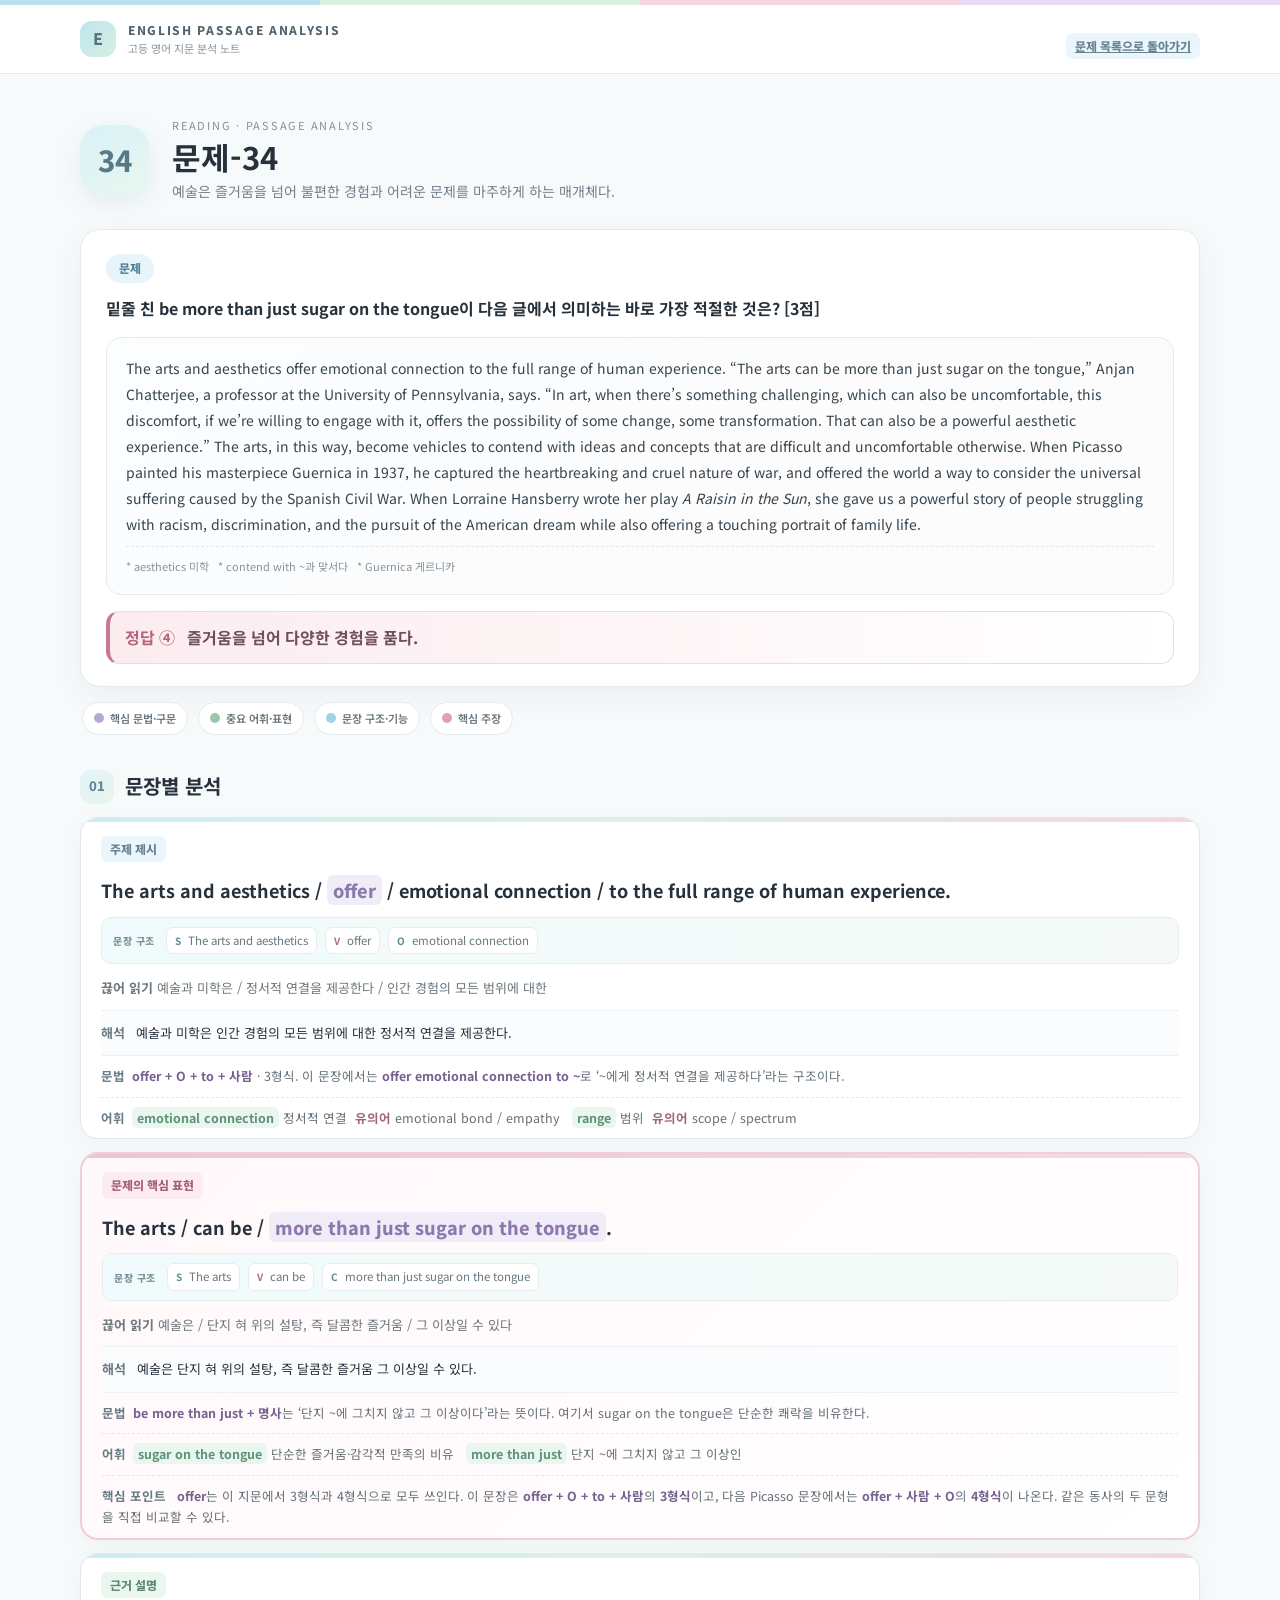
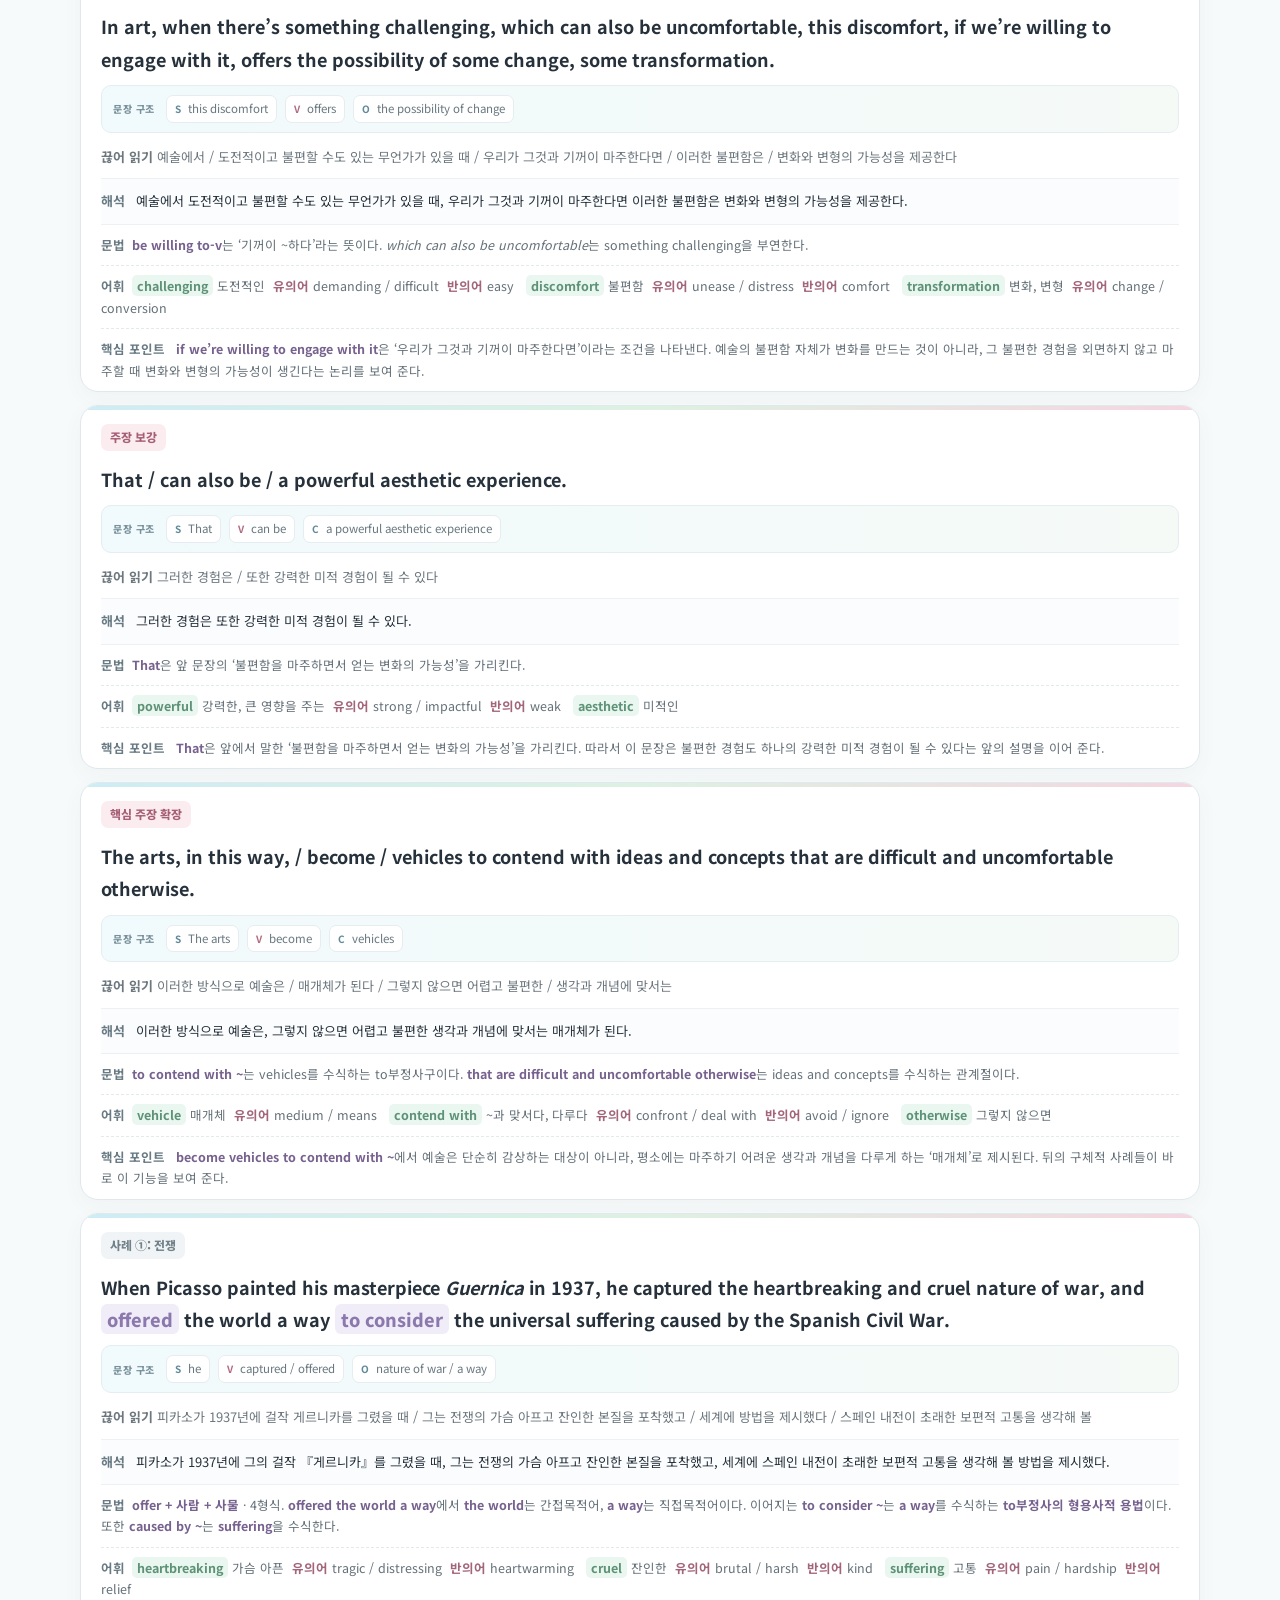
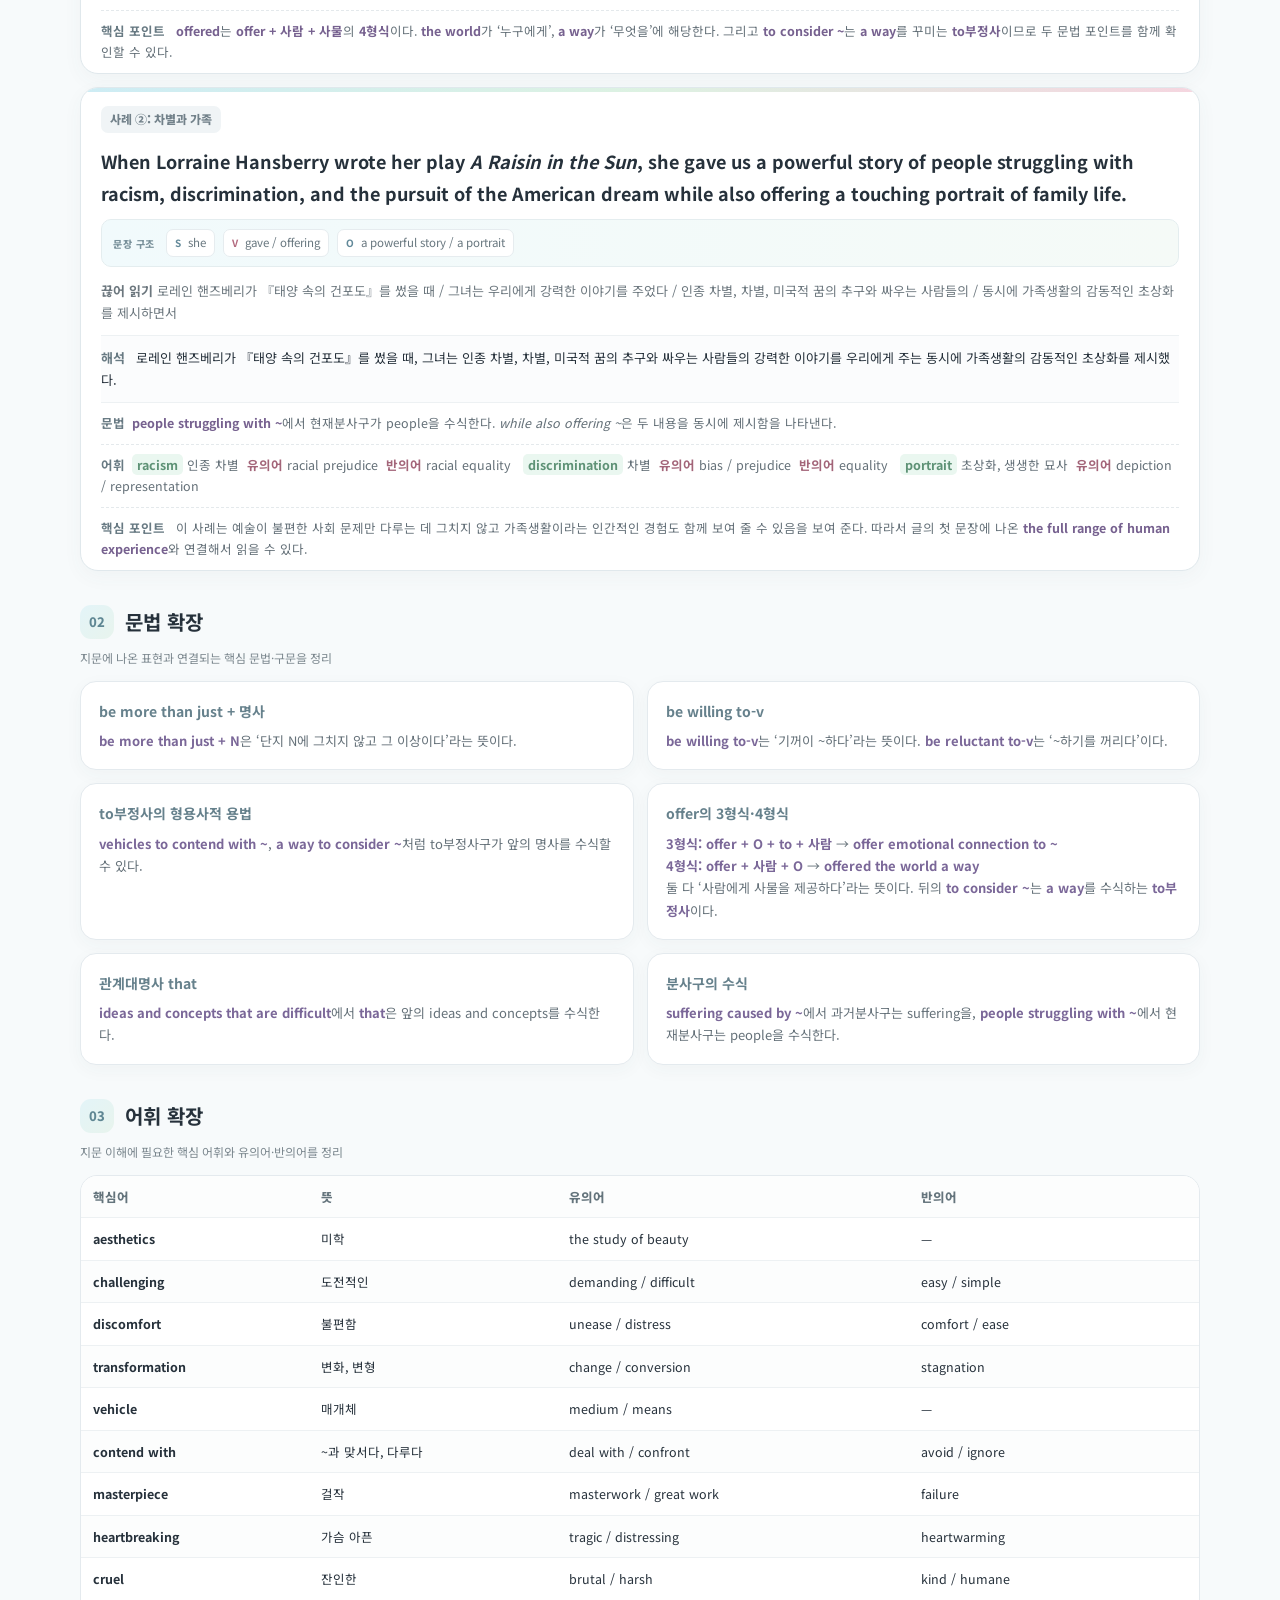
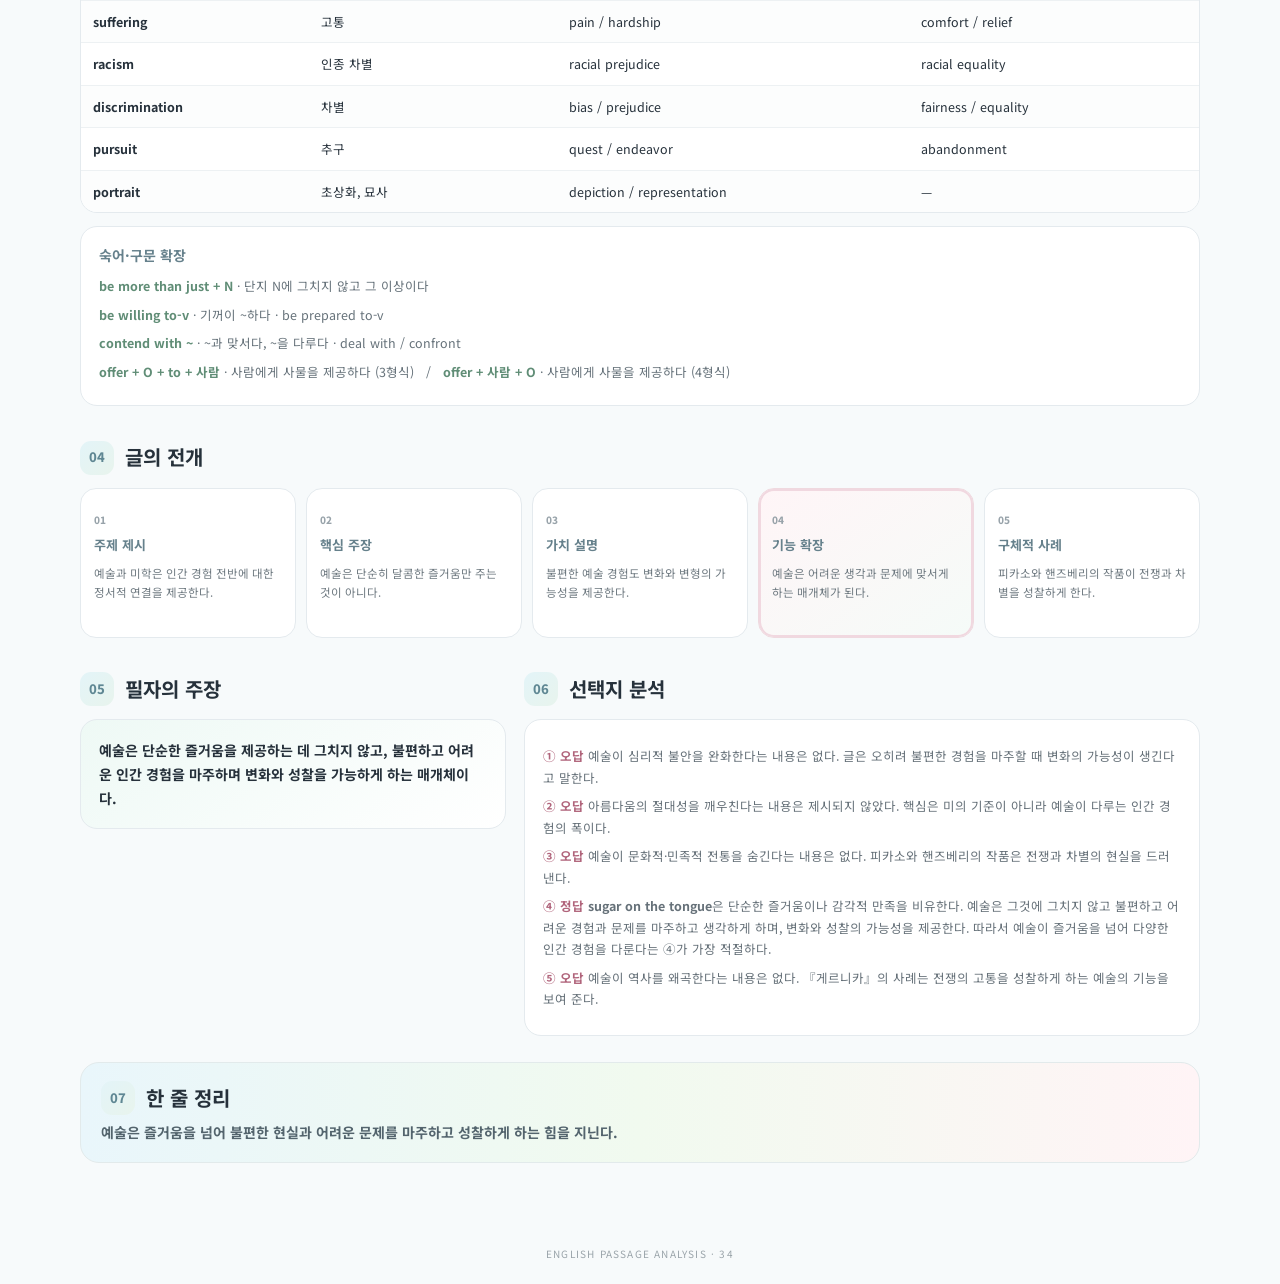
<file: problems/problem-34/index.html>
<!doctype html>
<html lang="ko">
<head>
<meta charset="utf-8">
<meta name="viewport" content="width=device-width, initial-scale=1">
<title>문제-34 | 영어 지문 분석</title>
<link rel="stylesheet" href="style.css">
</head>
<body>
<header class="top">
  <div class="top-inner">
    <div class="brand-mark">E</div>
    <div>
      <div class="brand">ENGLISH PASSAGE ANALYSIS</div>
      <div class="brand-sub">고등 영어 지문 분석 노트</div>
    </div>
    <a class="role" href="../../home/index.html" style="margin-left:auto">문제 목록으로 돌아가기</a>
  </div>
</header>

<main class="page">
  <section class="title-area">
    <div class="number-badge">34</div>
    <div>
      <p class="mini">READING · PASSAGE ANALYSIS</p>
      <h1>문제-34</h1>
      <p class="title-desc">예술은 즐거움을 넘어 불편한 경험과 어려운 문제를 마주하게 하는 매개체다.</p>
    </div>
  </section>

  <section class="question-card">
    <div class="q-label">문제</div>
    <p>밑줄 친 <b>be more than just sugar on the tongue</b>이 다음 글에서 의미하는 바로 가장 적절한 것은? <b>[3점]</b></p>
    <div class="original-passage">
      <p>The arts and aesthetics offer emotional connection to the full range of human experience. “The arts can be more than just sugar on the tongue,” Anjan Chatterjee, a professor at the University of Pennsylvania, says. “In art, when there’s something challenging, which can also be uncomfortable, this discomfort, if we’re willing to engage with it, offers the possibility of some change, some transformation. That can also be a powerful aesthetic experience.” The arts, in this way, become vehicles to contend with ideas and concepts that are difficult and uncomfortable otherwise. When Picasso painted his masterpiece Guernica in 1937, he captured the heartbreaking and cruel nature of war, and offered the world a way to consider the universal suffering caused by the Spanish Civil War. When Lorraine Hansberry wrote her play <i>A Raisin in the Sun</i>, she gave us a powerful story of people struggling with racism, discrimination, and the pursuit of the American dream while also offering a touching portrait of family life.</p>
      <div class="original-note">* aesthetics 미학 &nbsp; * contend with ~과 맞서다 &nbsp; * Guernica 게르니카</div>
    </div>
    <div class="answer"><span>정답 ④</span> 즐거움을 넘어 다양한 경험을 품다.</div>
  </section>

  <div class="legend">
    <span><i class="lav"></i>핵심 문법·구문</span>
    <span><i class="green"></i>중요 어휘·표현</span>
    <span><i class="sky"></i>문장 구조·기능</span>
    <span><i class="pink"></i>핵심 주장</span>
  </div>

  <section>
    <div class="section-title"><span>01</span><h2>문장별 분석</h2></div>

    <article class="sentence-card">
      <div class="role">주제 제시</div>
      <p class="english">The arts and aesthetics / <span class="grammar">offer</span> / emotional connection / to the full range of human experience.</p>
      <div class="sv-strip"><span class="sv-label">문장 구조</span><span><b>S</b> The arts and aesthetics</span><span><b>V</b> offer</span><span><b>O</b> emotional connection</span></div>
      <p class="reading"><b>끊어 읽기</b> 예술과 미학은 / 정서적 연결을 제공한다 / 인간 경험의 모든 범위에 대한</p>
      <div class="translation"><b>해석</b> 예술과 미학은 인간 경험의 모든 범위에 대한 정서적 연결을 제공한다.</div>
      <div class="info-row"><b>문법</b><strong>offer + O + to + 사람</strong> · 3형식. 이 문장에서는 <strong>offer emotional connection to ~</strong>로 ‘~에게 정서적 연결을 제공하다’라는 구조이다.</div>
      <div class="info-row vocab"><b>어휘</b><strong>emotional connection</strong> 정서적 연결 <em>유의어</em> emotional bond / empathy &nbsp; <strong>range</strong> 범위 <em>유의어</em> scope / spectrum</div>
    </article>

    <article class="sentence-card main-claim">
      <div class="role key">문제의 핵심 표현</div>
      <p class="english">The arts / can be / <span class="grammar">more than just sugar on the tongue</span>.</p>
      <div class="sv-strip"><span class="sv-label">문장 구조</span><span><b>S</b> The arts</span><span><b>V</b> can be</span><span><b>C</b> more than just sugar on the tongue</span></div>
      <p class="reading"><b>끊어 읽기</b> 예술은 / 단지 혀 위의 설탕, 즉 달콤한 즐거움 / 그 이상일 수 있다</p>
      <div class="translation"><b>해석</b> 예술은 단지 혀 위의 설탕, 즉 달콤한 즐거움 그 이상일 수 있다.</div>
      <div class="info-row"><b>문법</b><strong>be more than just + 명사</strong>는 ‘단지 ~에 그치지 않고 그 이상이다’라는 뜻이다. 여기서 sugar on the tongue은 단순한 쾌락을 비유한다.</div>
      <div class="info-row vocab"><b>어휘</b><strong>sugar on the tongue</strong> 단순한 즐거움·감각적 만족의 비유 &nbsp; <strong>more than just</strong> 단지 ~에 그치지 않고 그 이상인</div>
      <div class="info-row"><b>핵심 포인트</b> <strong>offer</strong>는 이 지문에서 3형식과 4형식으로 모두 쓰인다. 이 문장은 <strong>offer + O + to + 사람</strong>의 <strong>3형식</strong>이고, 다음 Picasso 문장에서는 <strong>offer + 사람 + O</strong>의 <strong>4형식</strong>이 나온다. 같은 동사의 두 문형을 직접 비교할 수 있다.</div>
    </article>

    <article class="sentence-card">
      <div class="role cause">근거 설명</div>
      <p class="english">In art, when there’s something challenging, which can also be uncomfortable, this discomfort, if we’re willing to engage with it, offers the possibility of some change, some transformation.</p>
      <div class="sv-strip"><span class="sv-label">문장 구조</span><span><b>S</b> this discomfort</span><span><b>V</b> offers</span><span><b>O</b> the possibility of change</span></div>
      <p class="reading"><b>끊어 읽기</b> 예술에서 / 도전적이고 불편할 수도 있는 무언가가 있을 때 / 우리가 그것과 기꺼이 마주한다면 / 이러한 불편함은 / 변화와 변형의 가능성을 제공한다</p>
      <div class="translation"><b>해석</b> 예술에서 도전적이고 불편할 수도 있는 무언가가 있을 때, 우리가 그것과 기꺼이 마주한다면 이러한 불편함은 변화와 변형의 가능성을 제공한다.</div>
      <div class="info-row"><b>문법</b><strong>be willing to-v</strong>는 ‘기꺼이 ~하다’라는 뜻이다. <i>which can also be uncomfortable</i>는 something challenging을 부연한다.</div>
      <div class="info-row vocab"><b>어휘</b><strong>challenging</strong> 도전적인 <em>유의어</em> demanding / difficult <em>반의어</em> easy &nbsp; <strong>discomfort</strong> 불편함 <em>유의어</em> unease / distress <em>반의어</em> comfort &nbsp; <strong>transformation</strong> 변화, 변형 <em>유의어</em> change / conversion</div>
    
      <div class="info-row"><b>핵심 포인트</b> <strong>if we’re willing to engage with it</strong>은 ‘우리가 그것과 기꺼이 마주한다면’이라는 조건을 나타낸다. 예술의 불편함 자체가 변화를 만드는 것이 아니라, 그 불편한 경험을 외면하지 않고 마주할 때 변화와 변형의 가능성이 생긴다는 논리를 보여 준다.</div>
    </article>

    <article class="sentence-card">
      <div class="role conclusion">주장 보강</div>
      <p class="english">That / can also be / a powerful aesthetic experience.</p>
      <div class="sv-strip"><span class="sv-label">문장 구조</span><span><b>S</b> That</span><span><b>V</b> can be</span><span><b>C</b> a powerful aesthetic experience</span></div>
      <p class="reading"><b>끊어 읽기</b> 그러한 경험은 / 또한 강력한 미적 경험이 될 수 있다</p>
      <div class="translation"><b>해석</b> 그러한 경험은 또한 강력한 미적 경험이 될 수 있다.</div>
      <div class="info-row"><b>문법</b><strong>That</strong>은 앞 문장의 ‘불편함을 마주하면서 얻는 변화의 가능성’을 가리킨다.</div>
      <div class="info-row vocab"><b>어휘</b><strong>powerful</strong> 강력한, 큰 영향을 주는 <em>유의어</em> strong / impactful <em>반의어</em> weak &nbsp; <strong>aesthetic</strong> 미적인</div>
    
      <div class="info-row"><b>핵심 포인트</b> <strong>That</strong>은 앞에서 말한 ‘불편함을 마주하면서 얻는 변화의 가능성’을 가리킨다. 따라서 이 문장은 불편한 경험도 하나의 강력한 미적 경험이 될 수 있다는 앞의 설명을 이어 준다.</div>
    </article>

    <article class="sentence-card">
      <div class="role key">핵심 주장 확장</div>
      <p class="english">The arts, in this way, / become / vehicles to contend with ideas and concepts that are difficult and uncomfortable otherwise.</p>
      <div class="sv-strip"><span class="sv-label">문장 구조</span><span><b>S</b> The arts</span><span><b>V</b> become</span><span><b>C</b> vehicles</span></div>
      <p class="reading"><b>끊어 읽기</b> 이러한 방식으로 예술은 / 매개체가 된다 / 그렇지 않으면 어렵고 불편한 / 생각과 개념에 맞서는</p>
      <div class="translation"><b>해석</b> 이러한 방식으로 예술은, 그렇지 않으면 어렵고 불편한 생각과 개념에 맞서는 매개체가 된다.</div>
      <div class="info-row"><b>문법</b><strong>to contend with ~</strong>는 vehicles를 수식하는 to부정사구이다. <strong>that are difficult and uncomfortable otherwise</strong>는 ideas and concepts를 수식하는 관계절이다.</div>
      <div class="info-row vocab"><b>어휘</b><strong>vehicle</strong> 매개체 <em>유의어</em> medium / means &nbsp; <strong>contend with</strong> ~과 맞서다, 다루다 <em>유의어</em> confront / deal with <em>반의어</em> avoid / ignore &nbsp; <strong>otherwise</strong> 그렇지 않으면</div>
    
      <div class="info-row"><b>핵심 포인트</b> <strong>become vehicles to contend with ~</strong>에서 예술은 단순히 감상하는 대상이 아니라, 평소에는 마주하기 어려운 생각과 개념을 다루게 하는 ‘매개체’로 제시된다. 뒤의 구체적 사례들이 바로 이 기능을 보여 준다.</div>
    </article>

    <article class="sentence-card">
      <div class="role background">사례 ①: 전쟁</div>
      <p class="english">When Picasso painted his masterpiece <i>Guernica</i> in 1937, he captured the heartbreaking and cruel nature of war, and <span class="grammar">offered</span> the world a way <span class="grammar">to consider</span> the universal suffering caused by the Spanish Civil War.</p>
      <div class="sv-strip"><span class="sv-label">문장 구조</span><span><b>S</b> he</span><span><b>V</b> captured / offered</span><span><b>O</b> nature of war / a way</span></div>
      <p class="reading"><b>끊어 읽기</b> 피카소가 1937년에 걸작 게르니카를 그렸을 때 / 그는 전쟁의 가슴 아프고 잔인한 본질을 포착했고 / 세계에 방법을 제시했다 / 스페인 내전이 초래한 보편적 고통을 생각해 볼</p>
      <div class="translation"><b>해석</b> 피카소가 1937년에 그의 걸작 『게르니카』를 그렸을 때, 그는 전쟁의 가슴 아프고 잔인한 본질을 포착했고, 세계에 스페인 내전이 초래한 보편적 고통을 생각해 볼 방법을 제시했다.</div>
      <div class="info-row"><b>문법</b><strong>offer + 사람 + 사물</strong> · 4형식. <strong>offered the world a way</strong>에서 <strong>the world</strong>는 간접목적어, <strong>a way</strong>는 직접목적어이다. 이어지는 <strong>to consider ~</strong>는 <strong>a way</strong>를 수식하는 <strong>to부정사의 형용사적 용법</strong>이다. 또한 <strong>caused by ~</strong>는 <strong>suffering</strong>을 수식한다.</div>
      <div class="info-row vocab"><b>어휘</b><strong>heartbreaking</strong> 가슴 아픈 <em>유의어</em> tragic / distressing <em>반의어</em> heartwarming &nbsp; <strong>cruel</strong> 잔인한 <em>유의어</em> brutal / harsh <em>반의어</em> kind &nbsp; <strong>suffering</strong> 고통 <em>유의어</em> pain / hardship <em>반의어</em> relief</div>
      <div class="info-row"><b>핵심 포인트</b> <strong>offered</strong>는 <strong>offer + 사람 + 사물</strong>의 <strong>4형식</strong>이다. <strong>the world</strong>가 ‘누구에게’, <strong>a way</strong>가 ‘무엇을’에 해당한다. 그리고 <strong>to consider ~</strong>는 <strong>a way</strong>를 꾸미는 <strong>to부정사</strong>이므로 두 문법 포인트를 함께 확인할 수 있다.</div>
    </article>

    <article class="sentence-card">
      <div class="role background">사례 ②: 차별과 가족</div>
      <p class="english">When Lorraine Hansberry wrote her play <i>A Raisin in the Sun</i>, she gave us a powerful story of people struggling with racism, discrimination, and the pursuit of the American dream while also offering a touching portrait of family life.</p>
      <div class="sv-strip"><span class="sv-label">문장 구조</span><span><b>S</b> she</span><span><b>V</b> gave / offering</span><span><b>O</b> a powerful story / a portrait</span></div>
      <p class="reading"><b>끊어 읽기</b> 로레인 핸즈베리가 『태양 속의 건포도』를 썼을 때 / 그녀는 우리에게 강력한 이야기를 주었다 / 인종 차별, 차별, 미국적 꿈의 추구와 싸우는 사람들의 / 동시에 가족생활의 감동적인 초상화를 제시하면서</p>
      <div class="translation"><b>해석</b> 로레인 핸즈베리가 『태양 속의 건포도』를 썼을 때, 그녀는 인종 차별, 차별, 미국적 꿈의 추구와 싸우는 사람들의 강력한 이야기를 우리에게 주는 동시에 가족생활의 감동적인 초상화를 제시했다.</div>
      <div class="info-row"><b>문법</b><strong>people struggling with ~</strong>에서 현재분사구가 people을 수식한다. <i>while also offering ~</i>은 두 내용을 동시에 제시함을 나타낸다.</div>
      <div class="info-row vocab"><b>어휘</b><strong>racism</strong> 인종 차별 <em>유의어</em> racial prejudice <em>반의어</em> racial equality &nbsp; <strong>discrimination</strong> 차별 <em>유의어</em> bias / prejudice <em>반의어</em> equality &nbsp; <strong>portrait</strong> 초상화, 생생한 묘사 <em>유의어</em> depiction / representation</div>
    
      <div class="info-row"><b>핵심 포인트</b> 이 사례는 예술이 불편한 사회 문제만 다루는 데 그치지 않고 가족생활이라는 인간적인 경험도 함께 보여 줄 수 있음을 보여 준다. 따라서 글의 첫 문장에 나온 <strong>the full range of human experience</strong>와 연결해서 읽을 수 있다.</div>
    </article>
  </section>

  <section>
    <div class="section-title"><span>02</span><h2>문법 확장</h2></div>
    <p class="section-note">지문에 나온 표현과 연결되는 핵심 문법·구문을 정리</p>
    <div class="cards">
      <div class="mini-card"><h3>be more than just + 명사</h3><p><b>be more than just + N</b>은 ‘단지 N에 그치지 않고 그 이상이다’라는 뜻이다.</p></div>
      <div class="mini-card"><h3>be willing to-v</h3><p><b>be willing to-v</b>는 ‘기꺼이 ~하다’라는 뜻이다. <b>be reluctant to-v</b>는 ‘~하기를 꺼리다’이다.</p></div>
      <div class="mini-card"><h3>to부정사의 형용사적 용법</h3><p><b>vehicles to contend with ~</b>, <b>a way to consider ~</b>처럼 to부정사구가 앞의 명사를 수식할 수 있다.</p></div>
      <div class="mini-card"><h3>offer의 3형식·4형식</h3><p><b>3형식: offer + O + to + 사람</b> → <b>offer emotional connection to ~</b><br><b>4형식: offer + 사람 + O</b> → <b>offered the world a way</b><br>둘 다 ‘사람에게 사물을 제공하다’라는 뜻이다. 뒤의 <b>to consider ~</b>는 <b>a way</b>를 수식하는 <b>to부정사</b>이다.</p></div>
      <div class="mini-card"><h3>관계대명사 that</h3><p><b>ideas and concepts that are difficult</b>에서 <b>that</b>은 앞의 ideas and concepts를 수식한다.</p></div>
      <div class="mini-card"><h3>분사구의 수식</h3><p><b>suffering caused by ~</b>에서 과거분사구는 suffering을, <b>people struggling with ~</b>에서 현재분사구는 people을 수식한다.</p></div>
    </div>
  </section>

  <section>
    <div class="section-title"><span>03</span><h2>어휘 확장</h2></div>
    <p class="section-note">지문 이해에 필요한 핵심 어휘와 유의어·반의어를 정리</p>
    <div class="vocab-panel">
      <div class="vrow head"><span>핵심어</span><span>뜻</span><span>유의어</span><span>반의어</span></div>
      <div class="vrow"><b>aesthetics</b><span>미학</span><span>the study of beauty</span><span>—</span></div>
      <div class="vrow"><b>challenging</b><span>도전적인</span><span>demanding / difficult</span><span>easy / simple</span></div>
      <div class="vrow"><b>discomfort</b><span>불편함</span><span>unease / distress</span><span>comfort / ease</span></div>
      <div class="vrow"><b>transformation</b><span>변화, 변형</span><span>change / conversion</span><span>stagnation</span></div>
      <div class="vrow"><b>vehicle</b><span>매개체</span><span>medium / means</span><span>—</span></div>
      <div class="vrow"><b>contend with</b><span>~과 맞서다, 다루다</span><span>deal with / confront</span><span>avoid / ignore</span></div>
      <div class="vrow"><b>masterpiece</b><span>걸작</span><span>masterwork / great work</span><span>failure</span></div>
      <div class="vrow"><b>heartbreaking</b><span>가슴 아픈</span><span>tragic / distressing</span><span>heartwarming</span></div>
      <div class="vrow"><b>cruel</b><span>잔인한</span><span>brutal / harsh</span><span>kind / humane</span></div>
      <div class="vrow"><b>suffering</b><span>고통</span><span>pain / hardship</span><span>comfort / relief</span></div>
      <div class="vrow"><b>racism</b><span>인종 차별</span><span>racial prejudice</span><span>racial equality</span></div>
      <div class="vrow"><b>discrimination</b><span>차별</span><span>bias / prejudice</span><span>fairness / equality</span></div>
      <div class="vrow"><b>pursuit</b><span>추구</span><span>quest / endeavor</span><span>abandonment</span></div>
      <div class="vrow"><b>portrait</b><span>초상화, 묘사</span><span>depiction / representation</span><span>—</span></div>
    </div>
    <div class="phrase-panel">
      <h3>숙어·구문 확장</h3>
      <p><b>be more than just + N</b> · 단지 N에 그치지 않고 그 이상이다</p>
      <p><b>be willing to-v</b> · 기꺼이 ~하다 · be prepared to-v</p>
      <p><b>contend with ~</b> · ~과 맞서다, ~을 다루다 · deal with / confront</p>
      <p><b>offer + O + to + 사람</b> · 사람에게 사물을 제공하다 (3형식) &nbsp; / &nbsp; <b>offer + 사람 + O</b> · 사람에게 사물을 제공하다 (4형식)</p>
    </div>
  </section>

  <section>
    <div class="section-title"><span>04</span><h2>글의 전개</h2></div>
    <div class="flow">
      <div><span>01</span><b>주제 제시</b><p>예술과 미학은 인간 경험 전반에 대한 정서적 연결을 제공한다.</p></div>
      <div><span>02</span><b>핵심 주장</b><p>예술은 단순히 달콤한 즐거움만 주는 것이 아니다.</p></div>
      <div><span>03</span><b>가치 설명</b><p>불편한 예술 경험도 변화와 변형의 가능성을 제공한다.</p></div>
      <div class="flow-key"><span>04</span><b>기능 확장</b><p>예술은 어려운 생각과 문제에 맞서게 하는 매개체가 된다.</p></div>
      <div><span>05</span><b>구체적 사례</b><p>피카소와 핸즈베리의 작품이 전쟁과 차별을 성찰하게 한다.</p></div>
    </div>
  </section>

  <section class="last-grid">
    <div>
      <div class="section-title"><span>05</span><h2>필자의 주장</h2></div>
      <div class="statement">예술은 단순한 즐거움을 제공하는 데 그치지 않고, 불편하고 어려운 인간 경험을 마주하며 변화와 성찰을 가능하게 하는 매개체이다.</div>
    </div>
    <div>
      <div class="section-title"><span>06</span><h2>선택지 분석</h2></div>
      <div class="choices">
        <p><b>① 오답</b> 예술이 심리적 불안을 완화한다는 내용은 없다. 글은 오히려 불편한 경험을 마주할 때 변화의 가능성이 생긴다고 말한다.</p>
        <p><b>② 오답</b> 아름다움의 절대성을 깨우친다는 내용은 제시되지 않았다. 핵심은 미의 기준이 아니라 예술이 다루는 인간 경험의 폭이다.</p>
        <p><b>③ 오답</b> 예술이 문화적·민족적 전통을 숨긴다는 내용은 없다. 피카소와 핸즈베리의 작품은 전쟁과 차별의 현실을 드러낸다.</p>
        <p><b>④ 정답</b> <strong>sugar on the tongue</strong>은 단순한 즐거움이나 감각적 만족을 비유한다. 예술은 그것에 그치지 않고 불편하고 어려운 경험과 문제를 마주하고 생각하게 하며, 변화와 성찰의 가능성을 제공한다. 따라서 예술이 즐거움을 넘어 다양한 인간 경험을 다룬다는 ④가 가장 적절하다.</p>
        <p><b>⑤ 오답</b> 예술이 역사를 왜곡한다는 내용은 없다. 『게르니카』의 사례는 전쟁의 고통을 성찰하게 하는 예술의 기능을 보여 준다.</p>
      </div>
    </div>
  </section>

  <section class="one-line">
    <div class="section-title"><span>07</span><h2>한 줄 정리</h2></div>
    <p>예술은 즐거움을 넘어 불편한 현실과 어려운 문제를 마주하고 성찰하게 하는 힘을 지닌다.</p>
  </section>
</main>

<footer>ENGLISH PASSAGE ANALYSIS · 34</footer>
</body>
</html>
</file>
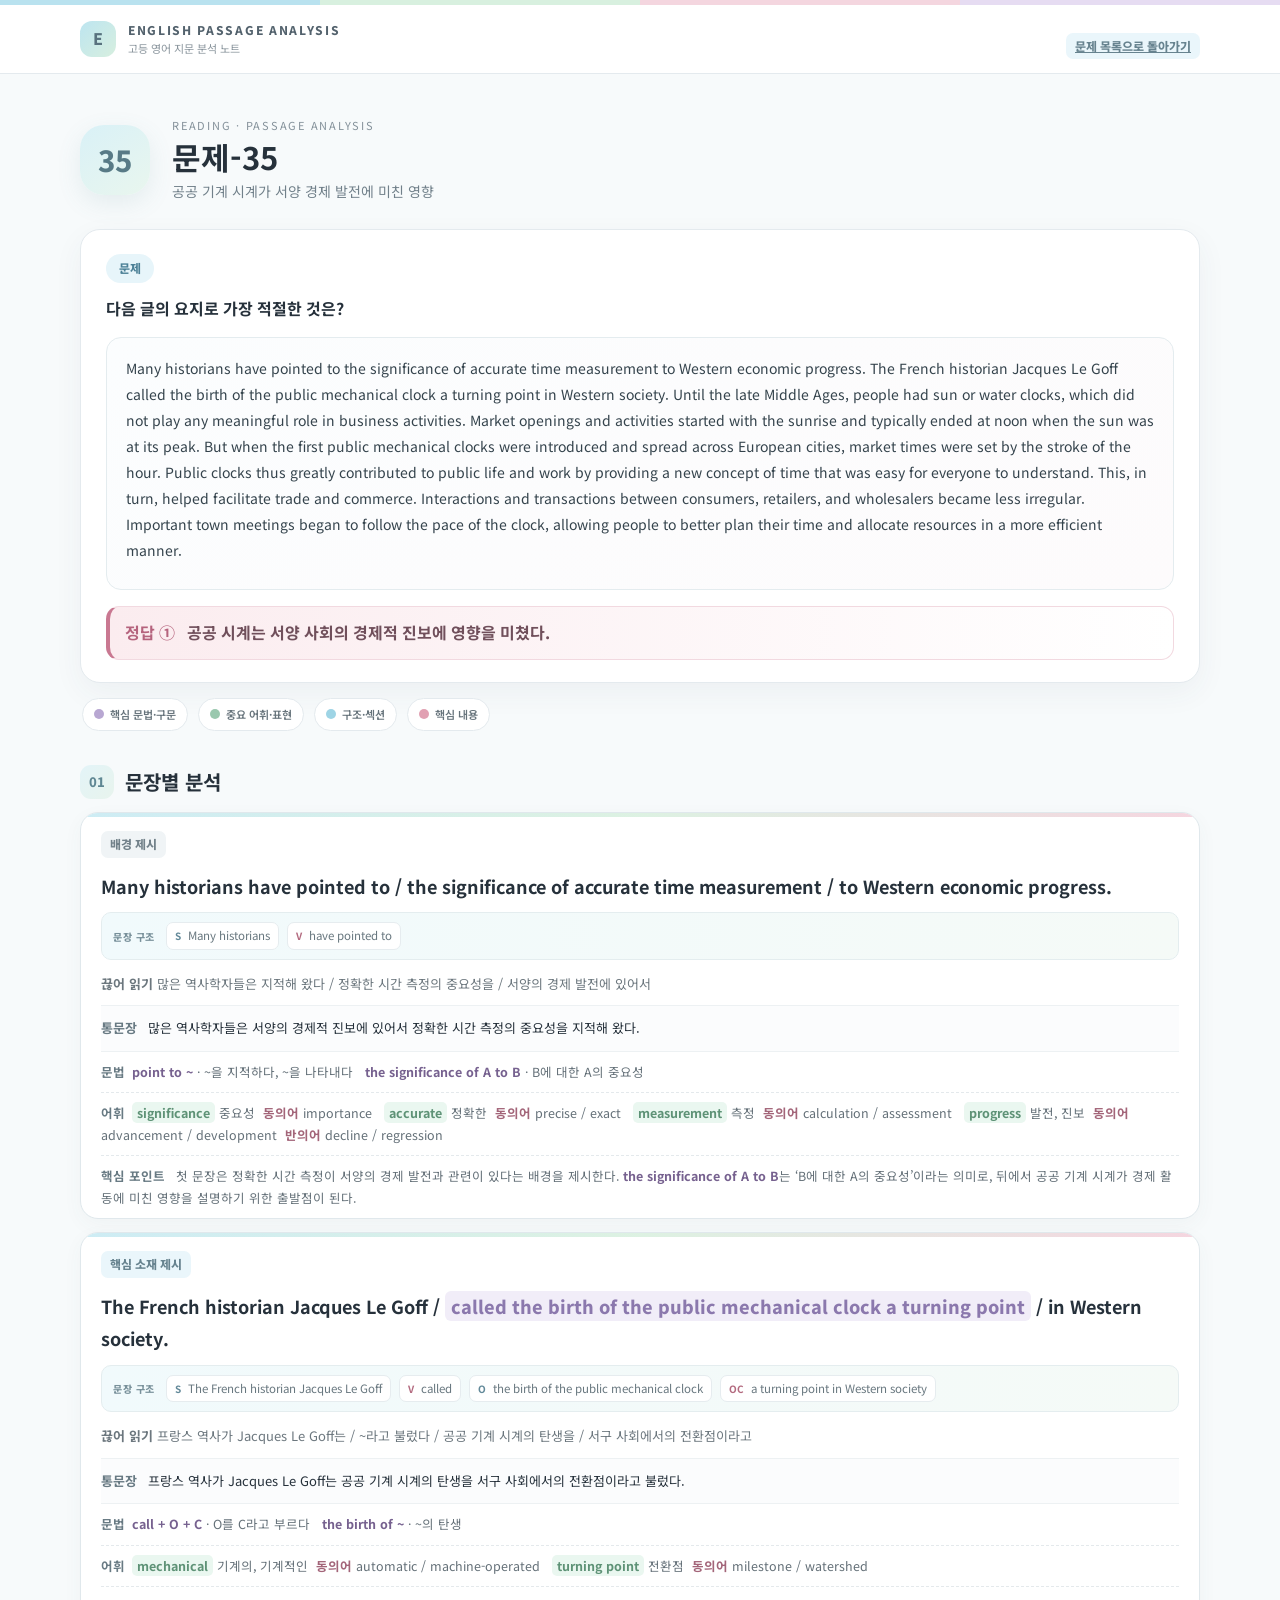
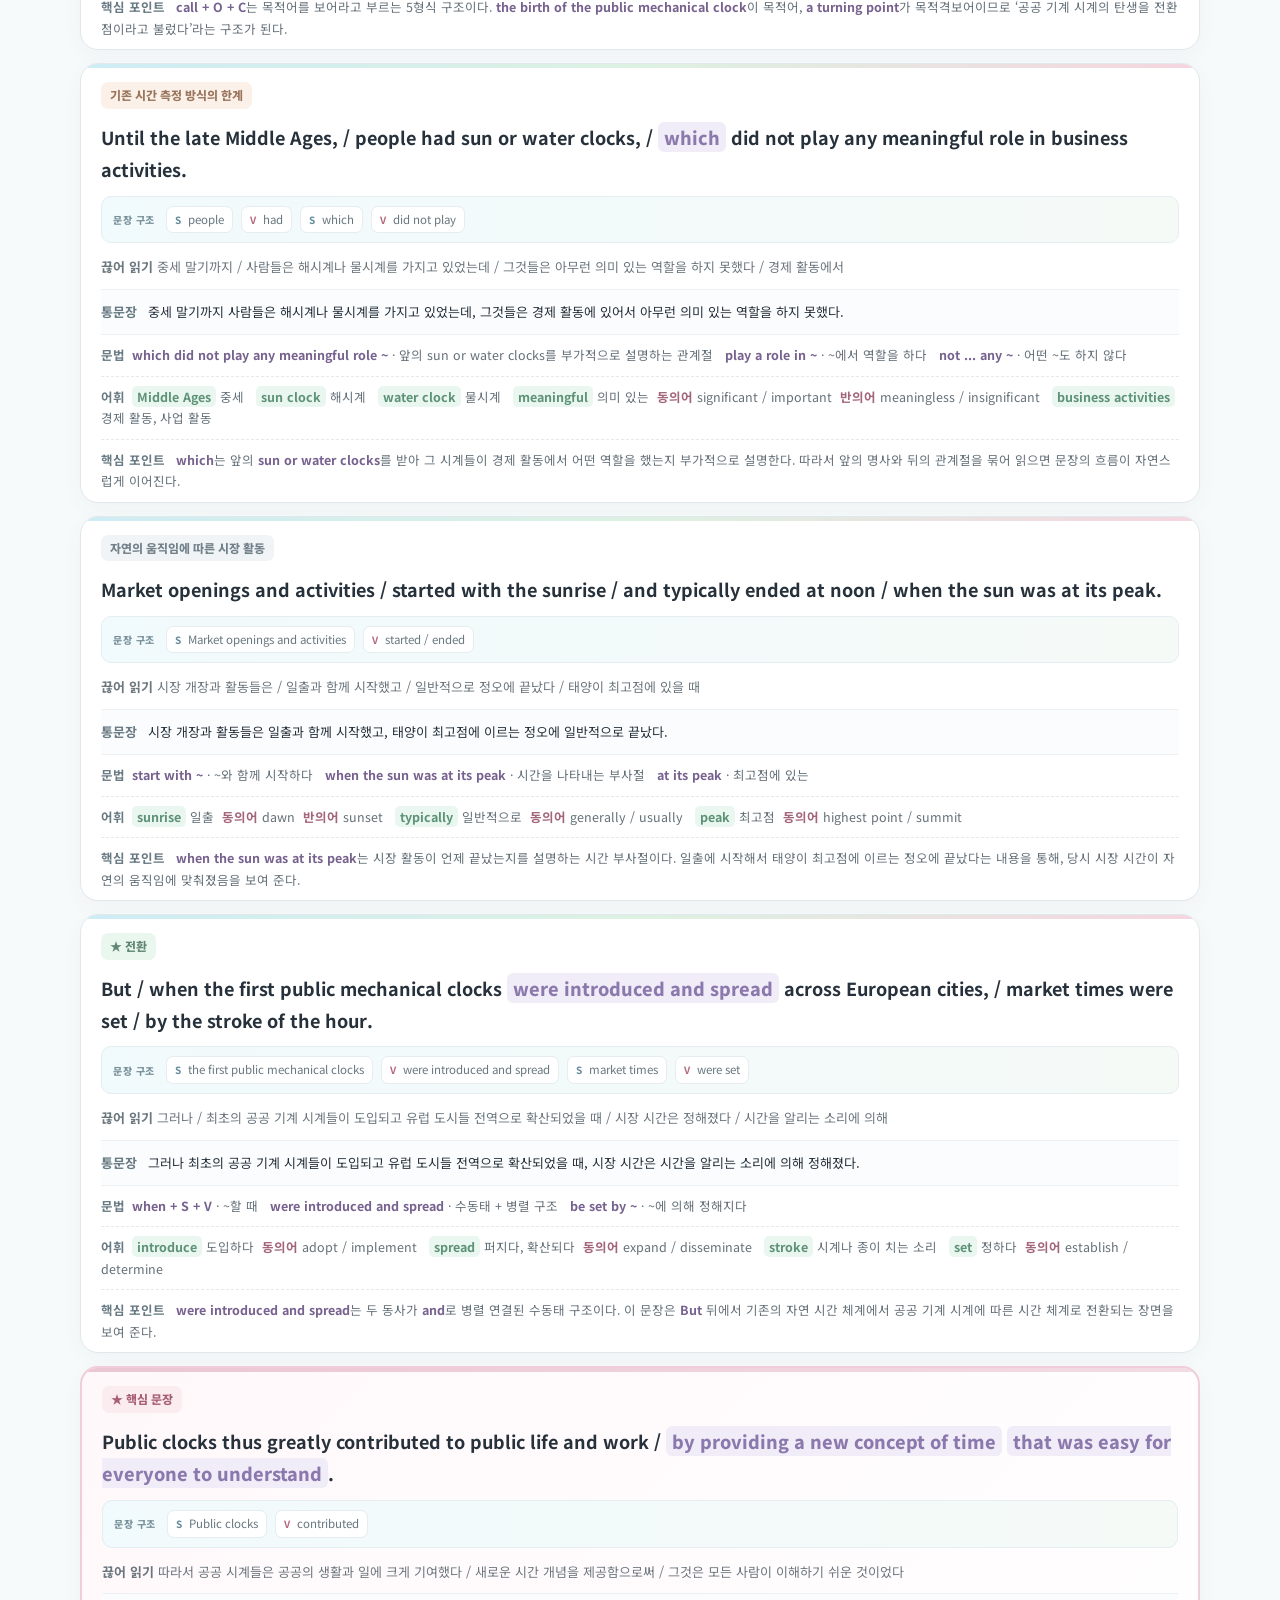
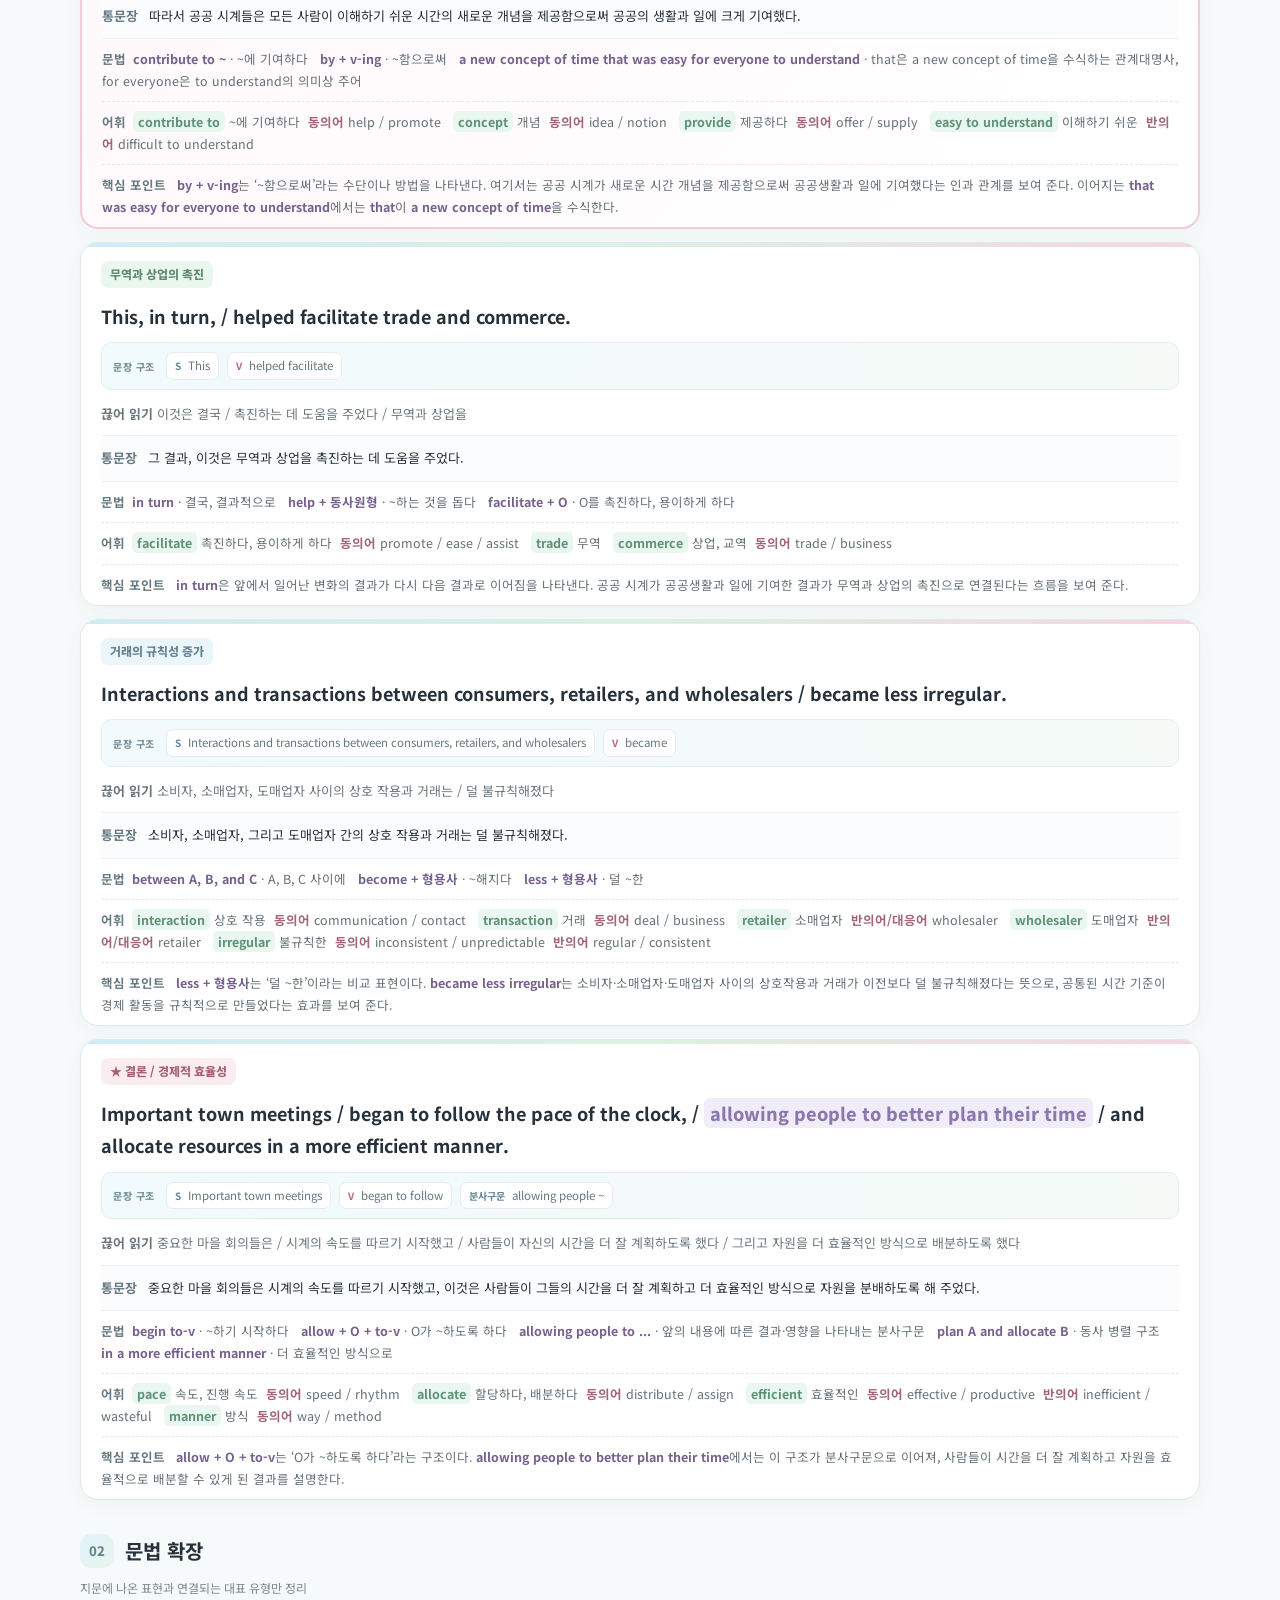
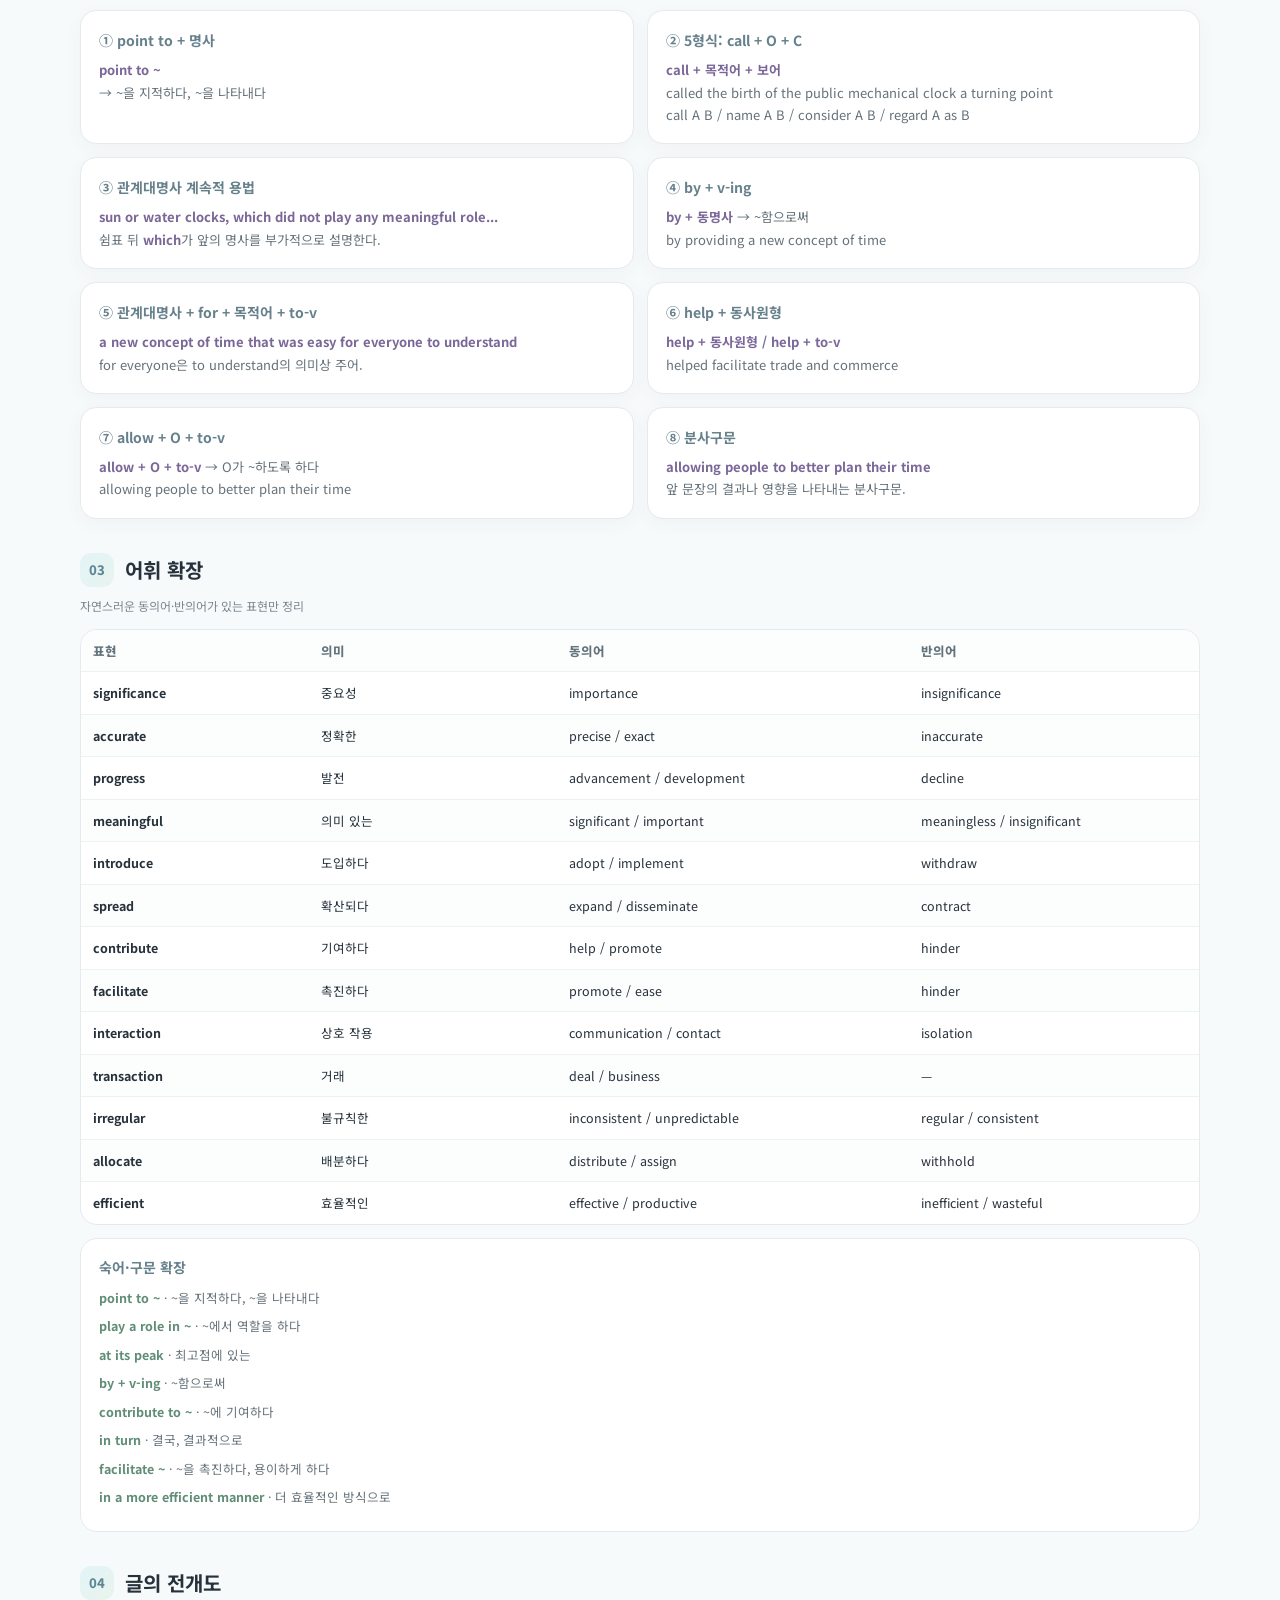
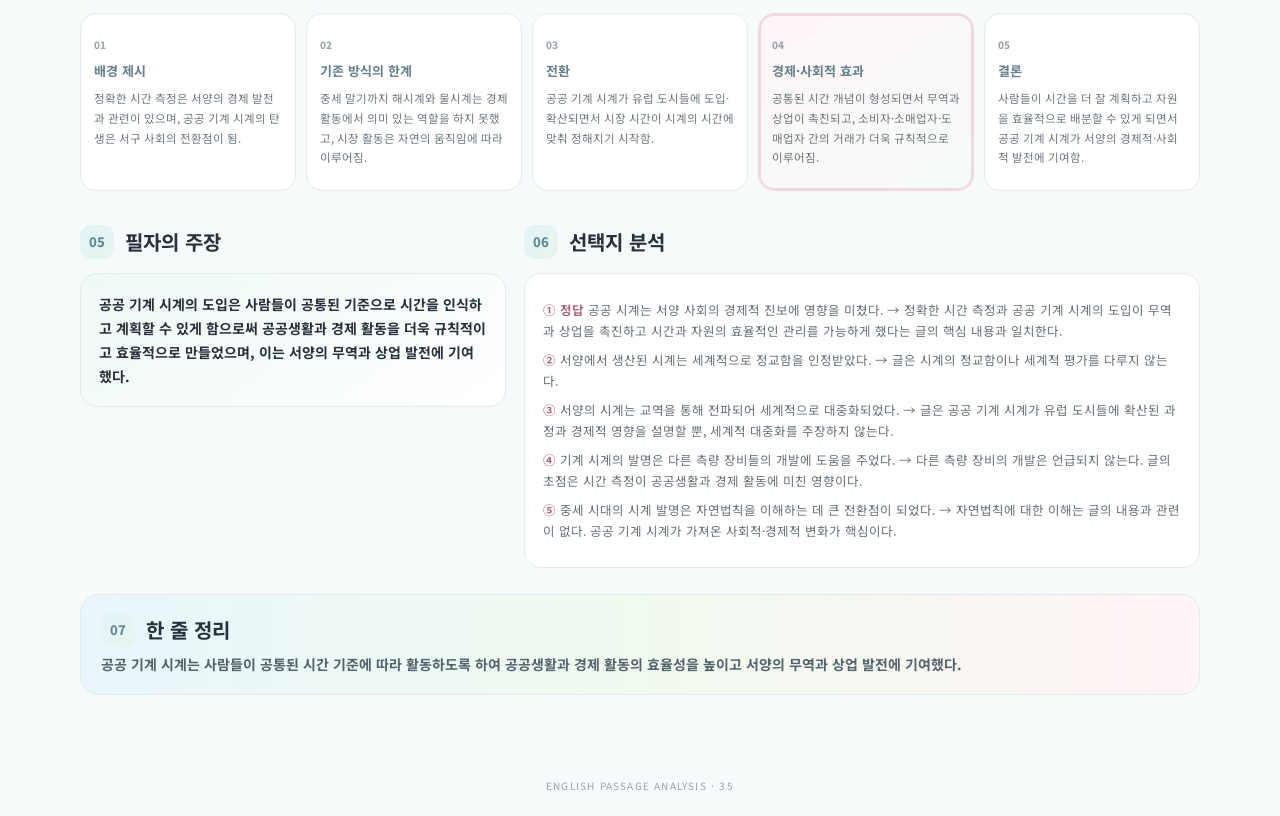
<file: problems/problem-35/index.html>
<!doctype html>
<html lang="ko">
<head>
<meta charset="utf-8">
<meta name="viewport" content="width=device-width, initial-scale=1">
<title>문제-35 | 영어 지문 분석</title>
<link rel="stylesheet" href="style.css">
</head>
<body>
<header class="top">
  <div class="top-inner"><div class="brand-mark">E</div><div><div class="brand">ENGLISH PASSAGE ANALYSIS</div><div class="brand-sub">고등 영어 지문 분석 노트</div></div><a class="role" href="../../home/index.html" style="margin-left:auto">문제 목록으로 돌아가기</a></div>
</header>
<main class="page">
  <section class="title-area"><div class="number-badge">35</div><div><p class="mini">READING · PASSAGE ANALYSIS</p><h1>문제-35</h1><p class="title-desc">공공 기계 시계가 서양 경제 발전에 미친 영향</p></div></section>
  <section class="question-card">
    <div class="q-label">문제</div><p>다음 글의 요지로 가장 적절한 것은?</p>
    <div class="original-passage">
      <p>Many historians have pointed to the significance of accurate time measurement to Western economic progress. The French historian Jacques Le Goff called the birth of the public mechanical clock a turning point in Western society. Until the late Middle Ages, people had sun or water clocks, which did not play any meaningful role in business activities. Market openings and activities started with the sunrise and typically ended at noon when the sun was at its peak. But when the first public mechanical clocks were introduced and spread across European cities, market times were set by the stroke of the hour. Public clocks thus greatly contributed to public life and work by providing a new concept of time that was easy for everyone to understand. This, in turn, helped facilitate trade and commerce. Interactions and transactions between consumers, retailers, and wholesalers became less irregular. Important town meetings began to follow the pace of the clock, allowing people to better plan their time and allocate resources in a more efficient manner.</p>
    </div>
    <div class="answer"><span>정답 ①</span> 공공 시계는 서양 사회의 경제적 진보에 영향을 미쳤다.</div>
  </section>
  <div class="legend"><span><i class="lav"></i>핵심 문법·구문</span><span><i class="green"></i>중요 어휘·표현</span><span><i class="sky"></i>구조·섹션</span><span><i class="pink"></i>핵심 내용</span></div>
  <section>
    <div class="section-title"><span>01</span><h2>문장별 분석</h2></div>
    <article class="sentence-card"><div class="role background">배경 제시</div><p class="english">Many historians have pointed to / the significance of accurate time measurement / to Western economic progress.</p><div class="sv-strip"><span class="sv-label">문장 구조</span><span><b>S</b> Many historians</span><span><b>V</b> have pointed to</span></div><p class="reading"><b>끊어 읽기</b> 많은 역사학자들은 지적해 왔다 / 정확한 시간 측정의 중요성을 / 서양의 경제 발전에 있어서</p><div class="translation"><b>통문장</b> 많은 역사학자들은 서양의 경제적 진보에 있어서 정확한 시간 측정의 중요성을 지적해 왔다.</div><div class="info-row"><b>문법</b><strong>point to ~</strong> · ~을 지적하다, ~을 나타내다 &nbsp; <strong>the significance of A to B</strong> · B에 대한 A의 중요성</div><div class="info-row vocab"><b>어휘</b><strong>significance</strong> 중요성 <em>동의어</em> importance &nbsp; <strong>accurate</strong> 정확한 <em>동의어</em> precise / exact &nbsp; <strong>measurement</strong> 측정 <em>동의어</em> calculation / assessment &nbsp; <strong>progress</strong> 발전, 진보 <em>동의어</em> advancement / development <em>반의어</em> decline / regression</div>
      <div class="info-row"><b>핵심 포인트</b> 첫 문장은 정확한 시간 측정이 서양의 경제 발전과 관련이 있다는 배경을 제시한다. <strong>the significance of A to B</strong>는 ‘B에 대한 A의 중요성’이라는 의미로, 뒤에서 공공 기계 시계가 경제 활동에 미친 영향을 설명하기 위한 출발점이 된다.</div>
    </article>
    <article class="sentence-card"><div class="role">핵심 소재 제시</div><p class="english">The French historian Jacques Le Goff / <span class="grammar">called the birth of the public mechanical clock a turning point</span> / in Western society.</p><div class="sv-strip"><span class="sv-label">문장 구조</span><span><b>S</b> The French historian Jacques Le Goff</span><span><b>V</b> called</span><span><b>O</b> the birth of the public mechanical clock</span><span><b>OC</b> a turning point in Western society</span></div><p class="reading"><b>끊어 읽기</b> 프랑스 역사가 Jacques Le Goff는 / ~라고 불렀다 / 공공 기계 시계의 탄생을 / 서구 사회에서의 전환점이라고</p><div class="translation"><b>통문장</b> 프랑스 역사가 Jacques Le Goff는 공공 기계 시계의 탄생을 서구 사회에서의 전환점이라고 불렀다.</div><div class="info-row"><b>문법</b><strong>call + O + C</strong> · O를 C라고 부르다 &nbsp; <strong>the birth of ~</strong> · ~의 탄생</div><div class="info-row vocab"><b>어휘</b><strong>mechanical</strong> 기계의, 기계적인 <em>동의어</em> automatic / machine-operated &nbsp; <strong>turning point</strong> 전환점 <em>동의어</em> milestone / watershed</div>
      <div class="info-row"><b>핵심 포인트</b> <strong>call + O + C</strong>는 목적어를 보어라고 부르는 5형식 구조이다. <strong>the birth of the public mechanical clock</strong>이 목적어, <strong>a turning point</strong>가 목적격보어이므로 ‘공공 기계 시계의 탄생을 전환점이라고 불렀다’라는 구조가 된다.</div>
    </article>
    <article class="sentence-card"><div class="role problem">기존 시간 측정 방식의 한계</div><p class="english">Until the late Middle Ages, / people had sun or water clocks, / <span class="grammar">which</span> did not play any meaningful role in business activities.</p><div class="sv-strip"><span class="sv-label">문장 구조</span><span><b>S</b> people</span><span><b>V</b> had</span><span><b>S</b> which</span><span><b>V</b> did not play</span></div><p class="reading"><b>끊어 읽기</b> 중세 말기까지 / 사람들은 해시계나 물시계를 가지고 있었는데 / 그것들은 아무런 의미 있는 역할을 하지 못했다 / 경제 활동에서</p><div class="translation"><b>통문장</b> 중세 말기까지 사람들은 해시계나 물시계를 가지고 있었는데, 그것들은 경제 활동에 있어서 아무런 의미 있는 역할을 하지 못했다.</div><div class="info-row"><b>문법</b><strong>which did not play any meaningful role ~</strong> · 앞의 sun or water clocks를 부가적으로 설명하는 관계절 &nbsp; <strong>play a role in ~</strong> · ~에서 역할을 하다 &nbsp; <strong>not ... any ~</strong> · 어떤 ~도 하지 않다</div><div class="info-row vocab"><b>어휘</b><strong>Middle Ages</strong> 중세 &nbsp; <strong>sun clock</strong> 해시계 &nbsp; <strong>water clock</strong> 물시계 &nbsp; <strong>meaningful</strong> 의미 있는 <em>동의어</em> significant / important <em>반의어</em> meaningless / insignificant &nbsp; <strong>business activities</strong> 경제 활동, 사업 활동</div>
      <div class="info-row"><b>핵심 포인트</b> <strong>which</strong>는 앞의 <strong>sun or water clocks</strong>를 받아 그 시계들이 경제 활동에서 어떤 역할을 했는지 부가적으로 설명한다. 따라서 앞의 명사와 뒤의 관계절을 묶어 읽으면 문장의 흐름이 자연스럽게 이어진다.</div>
    </article>
    <article class="sentence-card"><div class="role background">자연의 움직임에 따른 시장 활동</div><p class="english">Market openings and activities / started with the sunrise / and typically ended at noon / when the sun was at its peak.</p><div class="sv-strip"><span class="sv-label">문장 구조</span><span><b>S</b> Market openings and activities</span><span><b>V</b> started / ended</span></div><p class="reading"><b>끊어 읽기</b> 시장 개장과 활동들은 / 일출과 함께 시작했고 / 일반적으로 정오에 끝났다 / 태양이 최고점에 있을 때</p><div class="translation"><b>통문장</b> 시장 개장과 활동들은 일출과 함께 시작했고, 태양이 최고점에 이르는 정오에 일반적으로 끝났다.</div><div class="info-row"><b>문법</b><strong>start with ~</strong> · ~와 함께 시작하다 &nbsp; <strong>when the sun was at its peak</strong> · 시간을 나타내는 부사절 &nbsp; <strong>at its peak</strong> · 최고점에 있는</div><div class="info-row vocab"><b>어휘</b><strong>sunrise</strong> 일출 <em>동의어</em> dawn <em>반의어</em> sunset &nbsp; <strong>typically</strong> 일반적으로 <em>동의어</em> generally / usually &nbsp; <strong>peak</strong> 최고점 <em>동의어</em> highest point / summit</div>
      <div class="info-row"><b>핵심 포인트</b> <strong>when the sun was at its peak</strong>는 시장 활동이 언제 끝났는지를 설명하는 시간 부사절이다. 일출에 시작해서 태양이 최고점에 이르는 정오에 끝났다는 내용을 통해, 당시 시장 시간이 자연의 움직임에 맞춰졌음을 보여 준다.</div>
    </article>
    <article class="sentence-card"><div class="role cause">★ 전환</div><p class="english">But / when the first public mechanical clocks <span class="grammar">were introduced and spread</span> across European cities, / market times were set / by the stroke of the hour.</p><div class="sv-strip"><span class="sv-label">문장 구조</span><span><b>S</b> the first public mechanical clocks</span><span><b>V</b> were introduced and spread</span><span><b>S</b> market times</span><span><b>V</b> were set</span></div><p class="reading"><b>끊어 읽기</b> 그러나 / 최초의 공공 기계 시계들이 도입되고 유럽 도시들 전역으로 확산되었을 때 / 시장 시간은 정해졌다 / 시간을 알리는 소리에 의해</p><div class="translation"><b>통문장</b> 그러나 최초의 공공 기계 시계들이 도입되고 유럽 도시들 전역으로 확산되었을 때, 시장 시간은 시간을 알리는 소리에 의해 정해졌다.</div><div class="info-row"><b>문법</b><strong>when + S + V</strong> · ~할 때 &nbsp; <strong>were introduced and spread</strong> · 수동태 + 병렬 구조 &nbsp; <strong>be set by ~</strong> · ~에 의해 정해지다</div><div class="info-row vocab"><b>어휘</b><strong>introduce</strong> 도입하다 <em>동의어</em> adopt / implement &nbsp; <strong>spread</strong> 퍼지다, 확산되다 <em>동의어</em> expand / disseminate &nbsp; <strong>stroke</strong> 시계나 종이 치는 소리 &nbsp; <strong>set</strong> 정하다 <em>동의어</em> establish / determine</div>
      <div class="info-row"><b>핵심 포인트</b> <strong>were introduced and spread</strong>는 두 동사가 <strong>and</strong>로 병렬 연결된 수동태 구조이다. 이 문장은 <strong>But</strong> 뒤에서 기존의 자연 시간 체계에서 공공 기계 시계에 따른 시간 체계로 전환되는 장면을 보여 준다.</div>
    </article>
    <article class="sentence-card main-claim"><div class="role key">★ 핵심 문장</div><p class="english">Public clocks thus greatly contributed to public life and work / <span class="grammar">by providing a new concept of time</span> <span class="grammar">that was easy for everyone to understand</span>.</p><div class="sv-strip"><span class="sv-label">문장 구조</span><span><b>S</b> Public clocks</span><span><b>V</b> contributed</span></div><p class="reading"><b>끊어 읽기</b> 따라서 공공 시계들은 공공의 생활과 일에 크게 기여했다 / 새로운 시간 개념을 제공함으로써 / 그것은 모든 사람이 이해하기 쉬운 것이었다</p><div class="translation"><b>통문장</b> 따라서 공공 시계들은 모든 사람이 이해하기 쉬운 시간의 새로운 개념을 제공함으로써 공공의 생활과 일에 크게 기여했다.</div><div class="info-row"><b>문법</b><strong>contribute to ~</strong> · ~에 기여하다 &nbsp; <strong>by + v-ing</strong> · ~함으로써 &nbsp; <strong>a new concept of time that was easy for everyone to understand</strong> · that은 a new concept of time을 수식하는 관계대명사, for everyone은 to understand의 의미상 주어</div><div class="info-row vocab"><b>어휘</b><strong>contribute to</strong> ~에 기여하다 <em>동의어</em> help / promote &nbsp; <strong>concept</strong> 개념 <em>동의어</em> idea / notion &nbsp; <strong>provide</strong> 제공하다 <em>동의어</em> offer / supply &nbsp; <strong>easy to understand</strong> 이해하기 쉬운 <em>반의어</em> difficult to understand</div>
      <div class="info-row"><b>핵심 포인트</b> <strong>by + v-ing</strong>는 ‘~함으로써’라는 수단이나 방법을 나타낸다. 여기서는 공공 시계가 새로운 시간 개념을 제공함으로써 공공생활과 일에 기여했다는 인과 관계를 보여 준다. 이어지는 <strong>that was easy for everyone to understand</strong>에서는 <strong>that</strong>이 <strong>a new concept of time</strong>을 수식한다.</div>
    </article>
    <article class="sentence-card"><div class="role cause">무역과 상업의 촉진</div><p class="english">This, in turn, / helped facilitate trade and commerce.</p><div class="sv-strip"><span class="sv-label">문장 구조</span><span><b>S</b> This</span><span><b>V</b> helped facilitate</span></div><p class="reading"><b>끊어 읽기</b> 이것은 결국 / 촉진하는 데 도움을 주었다 / 무역과 상업을</p><div class="translation"><b>통문장</b> 그 결과, 이것은 무역과 상업을 촉진하는 데 도움을 주었다.</div><div class="info-row"><b>문법</b><strong>in turn</strong> · 결국, 결과적으로 &nbsp; <strong>help + 동사원형</strong> · ~하는 것을 돕다 &nbsp; <strong>facilitate + O</strong> · O를 촉진하다, 용이하게 하다</div><div class="info-row vocab"><b>어휘</b><strong>facilitate</strong> 촉진하다, 용이하게 하다 <em>동의어</em> promote / ease / assist &nbsp; <strong>trade</strong> 무역 &nbsp; <strong>commerce</strong> 상업, 교역 <em>동의어</em> trade / business</div>
      <div class="info-row"><b>핵심 포인트</b> <strong>in turn</strong>은 앞에서 일어난 변화의 결과가 다시 다음 결과로 이어짐을 나타낸다. 공공 시계가 공공생활과 일에 기여한 결과가 무역과 상업의 촉진으로 연결된다는 흐름을 보여 준다.</div>
    </article>
    <article class="sentence-card"><div class="role">거래의 규칙성 증가</div><p class="english">Interactions and transactions between consumers, retailers, and wholesalers / became less irregular.</p><div class="sv-strip"><span class="sv-label">문장 구조</span><span><b>S</b> Interactions and transactions between consumers, retailers, and wholesalers</span><span><b>V</b> became</span></div><p class="reading"><b>끊어 읽기</b> 소비자, 소매업자, 도매업자 사이의 상호 작용과 거래는 / 덜 불규칙해졌다</p><div class="translation"><b>통문장</b> 소비자, 소매업자, 그리고 도매업자 간의 상호 작용과 거래는 덜 불규칙해졌다.</div><div class="info-row"><b>문법</b><strong>between A, B, and C</strong> · A, B, C 사이에 &nbsp; <strong>become + 형용사</strong> · ~해지다 &nbsp; <strong>less + 형용사</strong> · 덜 ~한</div><div class="info-row vocab"><b>어휘</b><strong>interaction</strong> 상호 작용 <em>동의어</em> communication / contact &nbsp; <strong>transaction</strong> 거래 <em>동의어</em> deal / business &nbsp; <strong>retailer</strong> 소매업자 <em>반의어/대응어</em> wholesaler &nbsp; <strong>wholesaler</strong> 도매업자 <em>반의어/대응어</em> retailer &nbsp; <strong>irregular</strong> 불규칙한 <em>동의어</em> inconsistent / unpredictable <em>반의어</em> regular / consistent</div>
      <div class="info-row"><b>핵심 포인트</b> <strong>less + 형용사</strong>는 ‘덜 ~한’이라는 비교 표현이다. <strong>became less irregular</strong>는 소비자·소매업자·도매업자 사이의 상호작용과 거래가 이전보다 덜 불규칙해졌다는 뜻으로, 공통된 시간 기준이 경제 활동을 규칙적으로 만들었다는 효과를 보여 준다.</div>
    </article>
    <article class="sentence-card"><div class="role conclusion">★ 결론 / 경제적 효율성</div><p class="english">Important town meetings / began to follow the pace of the clock, / <span class="grammar">allowing people to better plan their time</span> / and allocate resources in a more efficient manner.</p><div class="sv-strip"><span class="sv-label">문장 구조</span><span><b>S</b> Important town meetings</span><span><b>V</b> began to follow</span><span><b>분사구문</b> allowing people ~</span></div><p class="reading"><b>끊어 읽기</b> 중요한 마을 회의들은 / 시계의 속도를 따르기 시작했고 / 사람들이 자신의 시간을 더 잘 계획하도록 했다 / 그리고 자원을 더 효율적인 방식으로 배분하도록 했다</p><div class="translation"><b>통문장</b> 중요한 마을 회의들은 시계의 속도를 따르기 시작했고, 이것은 사람들이 그들의 시간을 더 잘 계획하고 더 효율적인 방식으로 자원을 분배하도록 해 주었다.</div><div class="info-row"><b>문법</b><strong>begin to-v</strong> · ~하기 시작하다 &nbsp; <strong>allow + O + to-v</strong> · O가 ~하도록 하다 &nbsp; <strong>allowing people to ...</strong> · 앞의 내용에 따른 결과·영향을 나타내는 분사구문 &nbsp; <strong>plan A and allocate B</strong> · 동사 병렬 구조 &nbsp; <strong>in a more efficient manner</strong> · 더 효율적인 방식으로</div><div class="info-row vocab"><b>어휘</b><strong>pace</strong> 속도, 진행 속도 <em>동의어</em> speed / rhythm &nbsp; <strong>allocate</strong> 할당하다, 배분하다 <em>동의어</em> distribute / assign &nbsp; <strong>efficient</strong> 효율적인 <em>동의어</em> effective / productive <em>반의어</em> inefficient / wasteful &nbsp; <strong>manner</strong> 방식 <em>동의어</em> way / method</div>
      <div class="info-row"><b>핵심 포인트</b> <strong>allow + O + to-v</strong>는 ‘O가 ~하도록 하다’라는 구조이다. <strong>allowing people to better plan their time</strong>에서는 이 구조가 분사구문으로 이어져, 사람들이 시간을 더 잘 계획하고 자원을 효율적으로 배분할 수 있게 된 결과를 설명한다.</div>
    </article>
  </section>
  <section><div class="section-title"><span>02</span><h2>문법 확장</h2></div><p class="section-note">지문에 나온 표현과 연결되는 대표 유형만 정리</p><div class="cards">
    <div class="mini-card"><h3>① point to + 명사</h3><p><b>point to ~</b><br>→ ~을 지적하다, ~을 나타내다</p></div><div class="mini-card"><h3>② 5형식: call + O + C</h3><p><b>call + 목적어 + 보어</b><br>called the birth of the public mechanical clock a turning point<br>call A B / name A B / consider A B / regard A as B</p></div><div class="mini-card"><h3>③ 관계대명사 계속적 용법</h3><p><b>sun or water clocks, which did not play any meaningful role...</b><br>쉼표 뒤 <b>which</b>가 앞의 명사를 부가적으로 설명한다.</p></div><div class="mini-card"><h3>④ by + v-ing</h3><p><b>by + 동명사</b> → ~함으로써<br>by providing a new concept of time</p></div><div class="mini-card"><h3>⑤ 관계대명사 + for + 목적어 + to-v</h3><p><b>a new concept of time that was easy for everyone to understand</b><br>for everyone은 to understand의 의미상 주어.</p></div><div class="mini-card"><h3>⑥ help + 동사원형</h3><p><b>help + 동사원형 / help + to-v</b><br>helped facilitate trade and commerce</p></div><div class="mini-card"><h3>⑦ allow + O + to-v</h3><p><b>allow + O + to-v</b> → O가 ~하도록 하다<br>allowing people to better plan their time</p></div><div class="mini-card"><h3>⑧ 분사구문</h3><p><b>allowing people to better plan their time</b><br>앞 문장의 결과나 영향을 나타내는 분사구문.</p></div>
  </div></section>
  <section><div class="section-title"><span>03</span><h2>어휘 확장</h2></div><p class="section-note">자연스러운 동의어·반의어가 있는 표현만 정리</p><div class="vocab-panel"><div class="vrow head"><span>표현</span><span>의미</span><span>동의어</span><span>반의어</span></div><div class="vrow"><b>significance</b><span>중요성</span><span>importance</span><span>insignificance</span></div><div class="vrow"><b>accurate</b><span>정확한</span><span>precise / exact</span><span>inaccurate</span></div><div class="vrow"><b>progress</b><span>발전</span><span>advancement / development</span><span>decline</span></div><div class="vrow"><b>meaningful</b><span>의미 있는</span><span>significant / important</span><span>meaningless / insignificant</span></div><div class="vrow"><b>introduce</b><span>도입하다</span><span>adopt / implement</span><span>withdraw</span></div><div class="vrow"><b>spread</b><span>확산되다</span><span>expand / disseminate</span><span>contract</span></div><div class="vrow"><b>contribute</b><span>기여하다</span><span>help / promote</span><span>hinder</span></div><div class="vrow"><b>facilitate</b><span>촉진하다</span><span>promote / ease</span><span>hinder</span></div><div class="vrow"><b>interaction</b><span>상호 작용</span><span>communication / contact</span><span>isolation</span></div><div class="vrow"><b>transaction</b><span>거래</span><span>deal / business</span><span>—</span></div><div class="vrow"><b>irregular</b><span>불규칙한</span><span>inconsistent / unpredictable</span><span>regular / consistent</span></div><div class="vrow"><b>allocate</b><span>배분하다</span><span>distribute / assign</span><span>withhold</span></div><div class="vrow"><b>efficient</b><span>효율적인</span><span>effective / productive</span><span>inefficient / wasteful</span></div></div><div class="phrase-panel"><h3>숙어·구문 확장</h3><p><b>point to ~</b> · ~을 지적하다, ~을 나타내다</p><p><b>play a role in ~</b> · ~에서 역할을 하다</p><p><b>at its peak</b> · 최고점에 있는</p><p><b>by + v-ing</b> · ~함으로써</p><p><b>contribute to ~</b> · ~에 기여하다</p><p><b>in turn</b> · 결국, 결과적으로</p><p><b>facilitate ~</b> · ~을 촉진하다, 용이하게 하다</p><p><b>in a more efficient manner</b> · 더 효율적인 방식으로</p></div></section>
  <section><div class="section-title"><span>04</span><h2>글의 전개도</h2></div><div class="flow"><div><span>01</span><b>배경 제시</b><p>정확한 시간 측정은 서양의 경제 발전과 관련이 있으며, 공공 기계 시계의 탄생은 서구 사회의 전환점이 됨.</p></div><div><span>02</span><b>기존 방식의 한계</b><p>중세 말기까지 해시계와 물시계는 경제 활동에서 의미 있는 역할을 하지 못했고, 시장 활동은 자연의 움직임에 따라 이루어짐.</p></div><div><span>03</span><b>전환</b><p>공공 기계 시계가 유럽 도시들에 도입·확산되면서 시장 시간이 시계의 시간에 맞춰 정해지기 시작함.</p></div><div class="flow-key"><span>04</span><b>경제·사회적 효과</b><p>공통된 시간 개념이 형성되면서 무역과 상업이 촉진되고, 소비자·소매업자·도매업자 간의 거래가 더욱 규칙적으로 이루어짐.</p></div><div><span>05</span><b>결론</b><p>사람들이 시간을 더 잘 계획하고 자원을 효율적으로 배분할 수 있게 되면서 공공 기계 시계가 서양의 경제적·사회적 발전에 기여함.</p></div></div></section>
  <section class="last-grid"><div><div class="section-title"><span>05</span><h2>필자의 주장</h2></div><div class="statement">공공 기계 시계의 도입은 사람들이 공통된 기준으로 시간을 인식하고 계획할 수 있게 함으로써 공공생활과 경제 활동을 더욱 규칙적이고 효율적으로 만들었으며, 이는 서양의 무역과 상업 발전에 기여했다.</div></div><div><div class="section-title"><span>06</span><h2>선택지 분석</h2></div><div class="choices"><p><b>① 정답</b> 공공 시계는 서양 사회의 경제적 진보에 영향을 미쳤다. → 정확한 시간 측정과 공공 기계 시계의 도입이 무역과 상업을 촉진하고 시간과 자원의 효율적인 관리를 가능하게 했다는 글의 핵심 내용과 일치한다.</p><p><b>②</b> 서양에서 생산된 시계는 세계적으로 정교함을 인정받았다. → 글은 시계의 정교함이나 세계적 평가를 다루지 않는다.</p><p><b>③</b> 서양의 시계는 교역을 통해 전파되어 세계적으로 대중화되었다. → 글은 공공 기계 시계가 유럽 도시들에 확산된 과정과 경제적 영향을 설명할 뿐, 세계적 대중화를 주장하지 않는다.</p><p><b>④</b> 기계 시계의 발명은 다른 측량 장비들의 개발에 도움을 주었다. → 다른 측량 장비의 개발은 언급되지 않는다. 글의 초점은 시간 측정이 공공생활과 경제 활동에 미친 영향이다.</p><p><b>⑤</b> 중세 시대의 시계 발명은 자연법칙을 이해하는 데 큰 전환점이 되었다. → 자연법칙에 대한 이해는 글의 내용과 관련이 없다. 공공 기계 시계가 가져온 사회적·경제적 변화가 핵심이다.</p></div></div></section>
  <section class="one-line"><div class="section-title"><span>07</span><h2>한 줄 정리</h2></div><p>공공 기계 시계는 사람들이 공통된 시간 기준에 따라 활동하도록 하여 공공생활과 경제 활동의 효율성을 높이고 서양의 무역과 상업 발전에 기여했다.</p></section>
</main>
<footer>ENGLISH PASSAGE ANALYSIS · 35</footer>
</body>
</html>
</file>
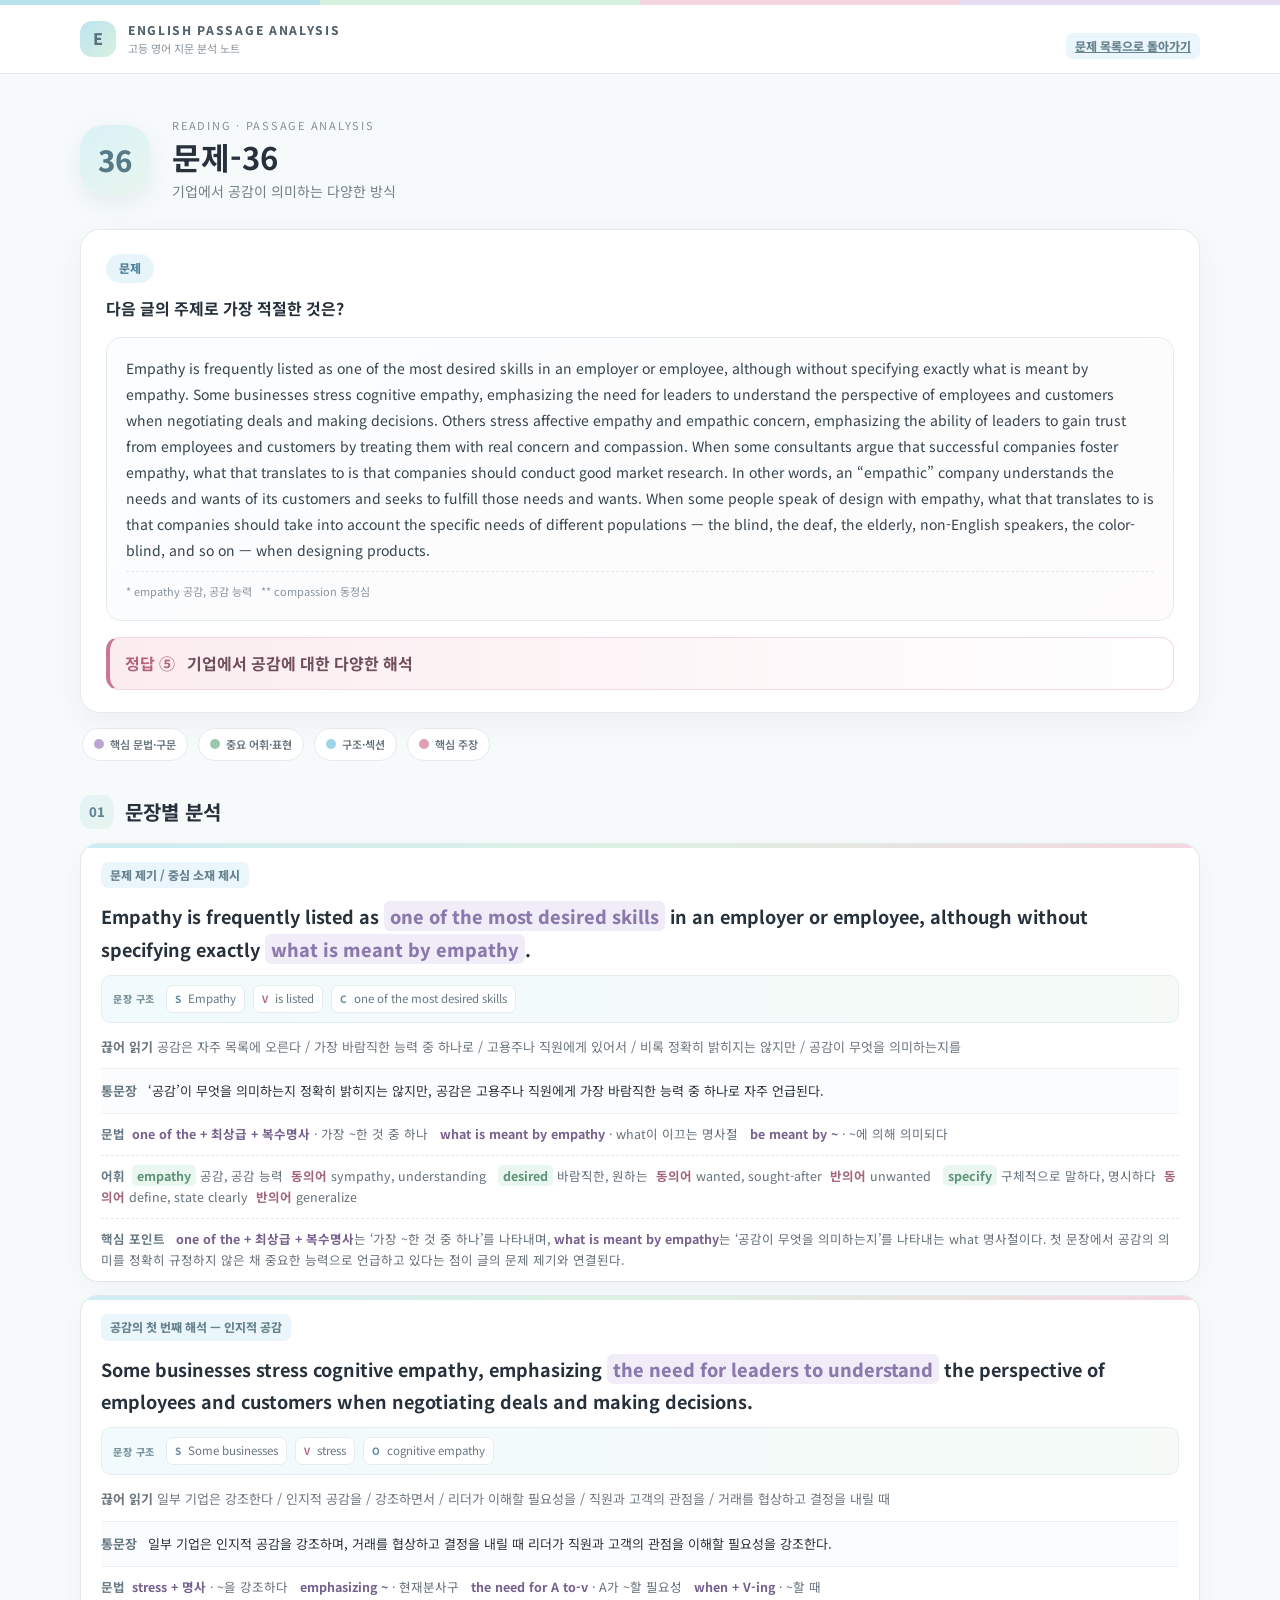
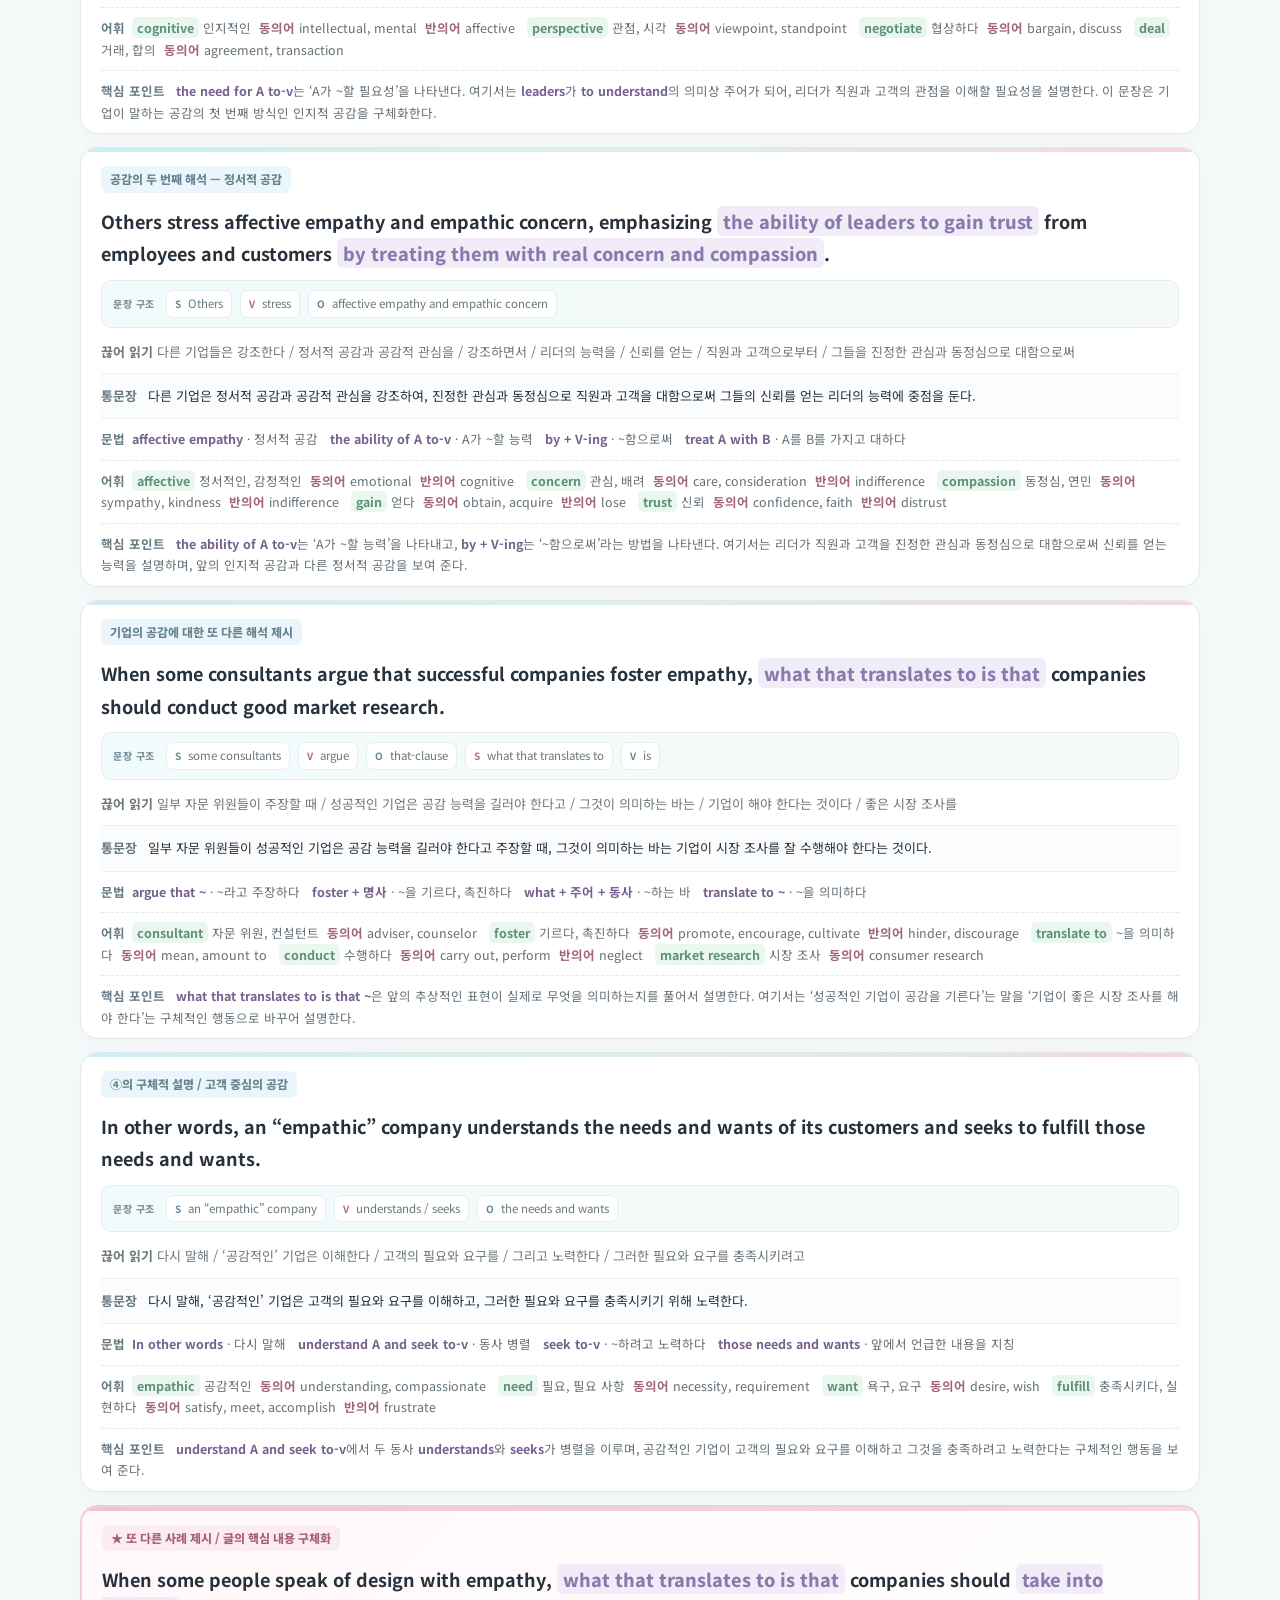
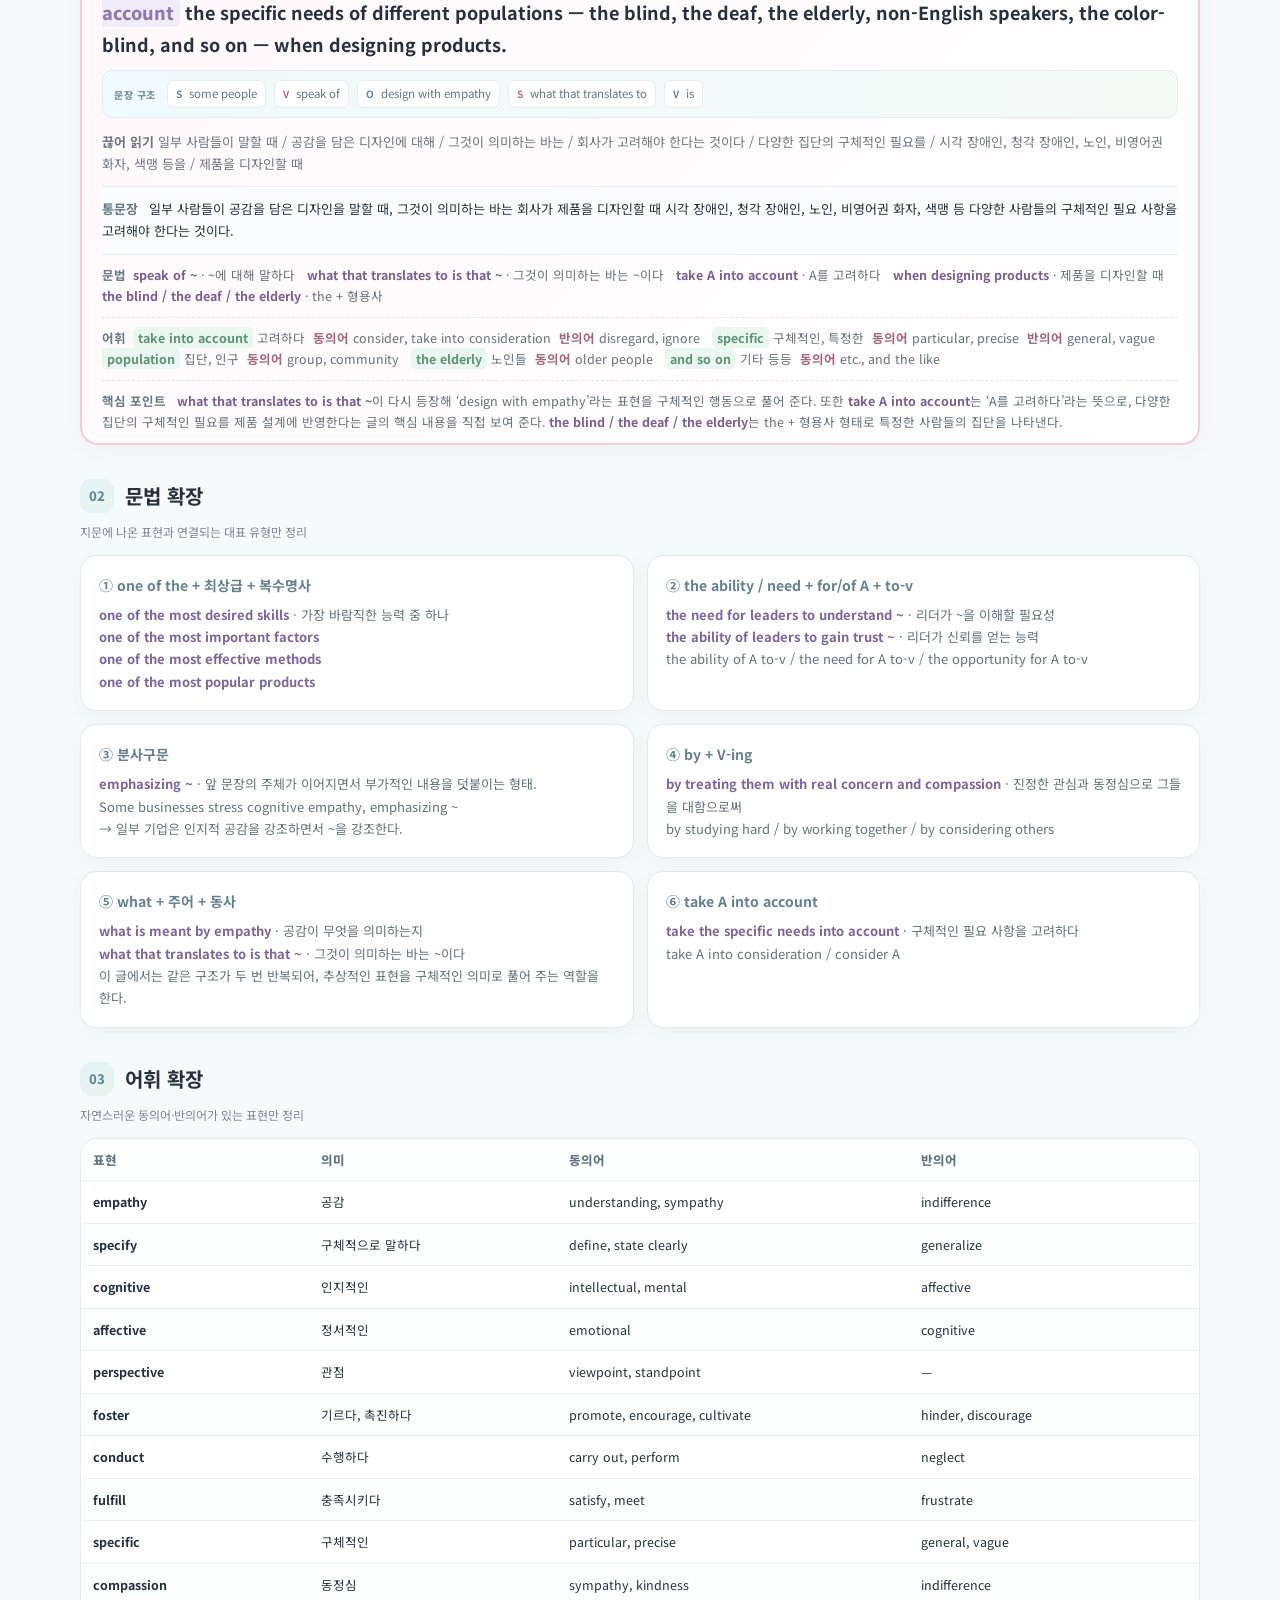
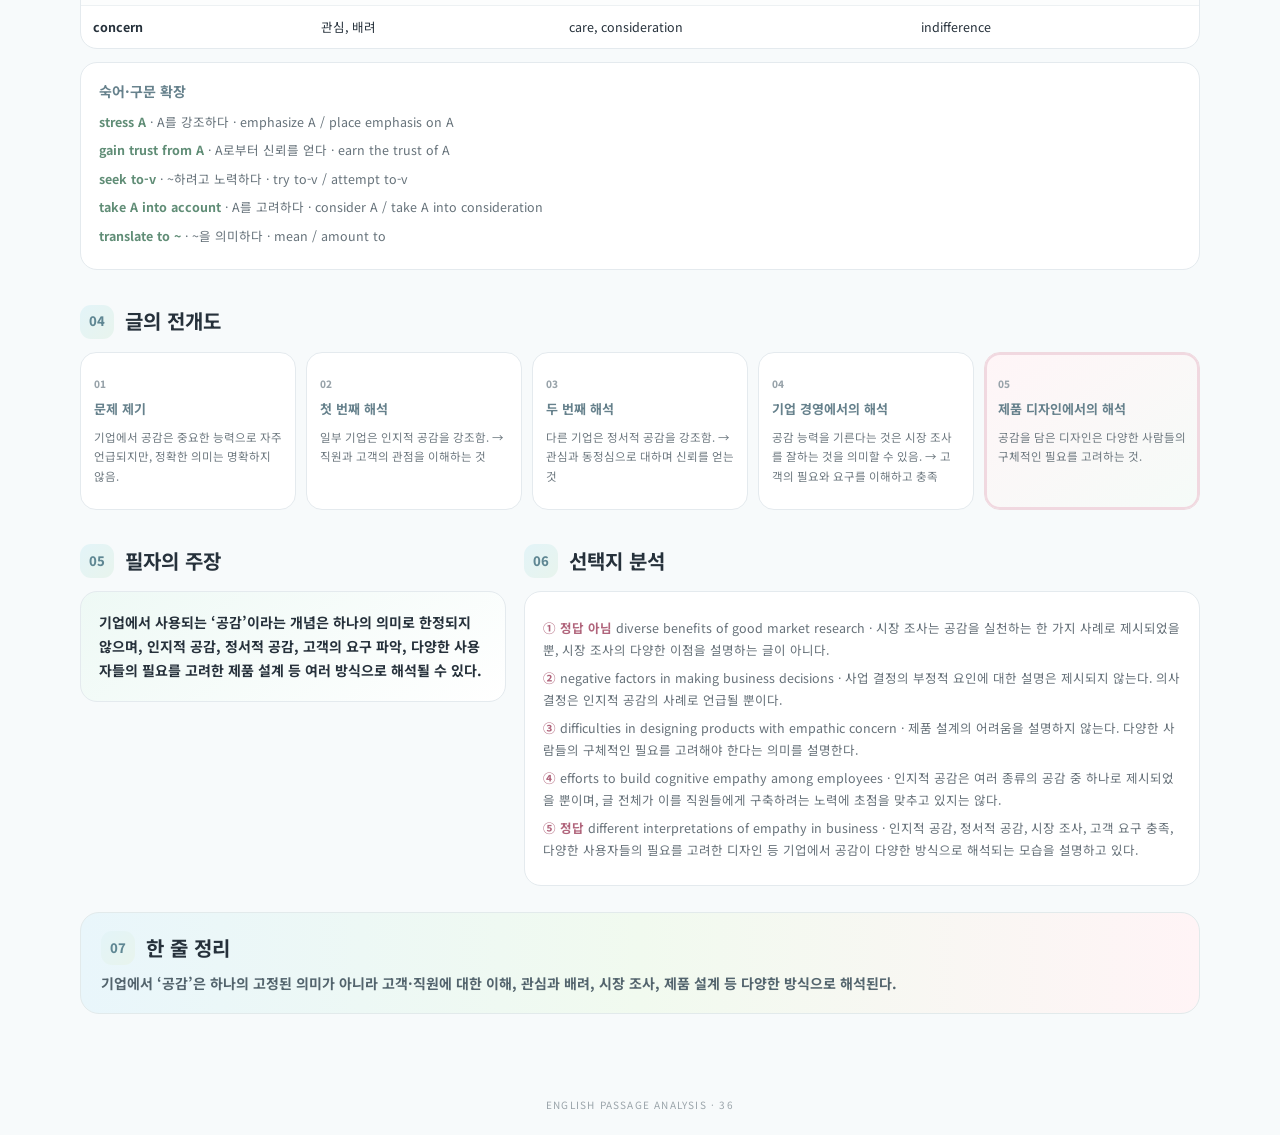
<file: problems/problem-36/index.html>
<!doctype html>
<html lang="ko">
<head>
<meta charset="utf-8">
<meta name="viewport" content="width=device-width, initial-scale=1">
<title>문제-36 | 영어 지문 분석</title>
<link rel="stylesheet" href="style.css">
</head>
<body>
<header class="top"><div class="top-inner"><div class="brand-mark">E</div><div><div class="brand">ENGLISH PASSAGE ANALYSIS</div><div class="brand-sub">고등 영어 지문 분석 노트</div></div><a class="role" href="../../home/index.html" style="margin-left:auto">문제 목록으로 돌아가기</a></div></header>
<main class="page">
  <section class="title-area"><div class="number-badge">36</div><div><p class="mini">READING · PASSAGE ANALYSIS</p><h1>문제-36</h1><p class="title-desc">기업에서 공감이 의미하는 다양한 방식</p></div></section>
  <section class="question-card">
    <div class="q-label">문제</div><p>다음 글의 주제로 가장 적절한 것은?</p>
    <div class="original-passage">
      <p>Empathy is frequently listed as one of the most desired skills in an employer or employee, although without specifying exactly what is meant by empathy. Some businesses stress cognitive empathy, emphasizing the need for leaders to understand the perspective of employees and customers when negotiating deals and making decisions. Others stress affective empathy and empathic concern, emphasizing the ability of leaders to gain trust from employees and customers by treating them with real concern and compassion. When some consultants argue that successful companies foster empathy, what that translates to is that companies should conduct good market research. In other words, an “empathic” company understands the needs and wants of its customers and seeks to fulfill those needs and wants. When some people speak of design with empathy, what that translates to is that companies should take into account the specific needs of different populations — the blind, the deaf, the elderly, non-English speakers, the color-blind, and so on — when designing products.</p>
      <div class="original-note">* empathy 공감, 공감 능력 &nbsp; ** compassion 동정심</div>
    </div>
    <div class="answer"><span>정답 ⑤</span> 기업에서 공감에 대한 다양한 해석</div>
  </section></section>
  <div class="legend"><span><i class="lav"></i>핵심 문법·구문</span><span><i class="green"></i>중요 어휘·표현</span><span><i class="sky"></i>구조·섹션</span><span><i class="pink"></i>핵심 주장</span></div>
  <section>
    <div class="section-title"><span>01</span><h2>문장별 분석</h2></div>
    <article class="sentence-card">
      <div class="role">문제 제기 / 중심 소재 제시</div><p class="english">Empathy is frequently listed as <span class="grammar">one of the most desired skills</span> in an employer or employee, although without specifying exactly <span class="grammar">what is meant by empathy</span>.</p><div class="sv-strip"><span class="sv-label">문장 구조</span><span><b>S</b> Empathy</span><span><b>V</b> is listed</span><span><b>C</b> one of the most desired skills</span></div>
      <p class="reading"><b>끊어 읽기</b> 공감은 자주 목록에 오른다 / 가장 바람직한 능력 중 하나로 / 고용주나 직원에게 있어서 / 비록 정확히 밝히지는 않지만 / 공감이 무엇을 의미하는지를</p><div class="translation"><b>통문장</b> ‘공감’이 무엇을 의미하는지 정확히 밝히지는 않지만, 공감은 고용주나 직원에게 가장 바람직한 능력 중 하나로 자주 언급된다.</div><div class="info-row"><b>문법</b><strong>one of the + 최상급 + 복수명사</strong> · 가장 ~한 것 중 하나 &nbsp; <strong>what is meant by empathy</strong> · what이 이끄는 명사절 &nbsp; <strong>be meant by ~</strong> · ~에 의해 의미되다</div><div class="info-row vocab"><b>어휘</b><strong>empathy</strong> 공감, 공감 능력 <em>동의어</em> sympathy, understanding &nbsp; <strong>desired</strong> 바람직한, 원하는 <em>동의어</em> wanted, sought-after <em>반의어</em> unwanted &nbsp; <strong>specify</strong> 구체적으로 말하다, 명시하다 <em>동의어</em> define, state clearly <em>반의어</em> generalize</div>
    
      <div class="info-row"><b>핵심 포인트</b> <strong>one of the + 최상급 + 복수명사</strong>는 ‘가장 ~한 것 중 하나’를 나타내며, <strong>what is meant by empathy</strong>는 ‘공감이 무엇을 의미하는지’를 나타내는 what 명사절이다. 첫 문장에서 공감의 의미를 정확히 규정하지 않은 채 중요한 능력으로 언급하고 있다는 점이 글의 문제 제기와 연결된다.</div>
    </article>
    <article class="sentence-card">
      <div class="role">공감의 첫 번째 해석 — 인지적 공감</div><p class="english">Some businesses stress cognitive empathy, emphasizing <span class="grammar">the need for leaders to understand</span> the perspective of employees and customers when negotiating deals and making decisions.</p><div class="sv-strip"><span class="sv-label">문장 구조</span><span><b>S</b> Some businesses</span><span><b>V</b> stress</span><span><b>O</b> cognitive empathy</span></div>
      <p class="reading"><b>끊어 읽기</b> 일부 기업은 강조한다 / 인지적 공감을 / 강조하면서 / 리더가 이해할 필요성을 / 직원과 고객의 관점을 / 거래를 협상하고 결정을 내릴 때</p><div class="translation"><b>통문장</b> 일부 기업은 인지적 공감을 강조하며, 거래를 협상하고 결정을 내릴 때 리더가 직원과 고객의 관점을 이해할 필요성을 강조한다.</div><div class="info-row"><b>문법</b><strong>stress + 명사</strong> · ~을 강조하다 &nbsp; <strong>emphasizing ~</strong> · 현재분사구 &nbsp; <strong>the need for A to-v</strong> · A가 ~할 필요성 &nbsp; <strong>when + V-ing</strong> · ~할 때</div><div class="info-row vocab"><b>어휘</b><strong>cognitive</strong> 인지적인 <em>동의어</em> intellectual, mental <em>반의어</em> affective &nbsp; <strong>perspective</strong> 관점, 시각 <em>동의어</em> viewpoint, standpoint &nbsp; <strong>negotiate</strong> 협상하다 <em>동의어</em> bargain, discuss &nbsp; <strong>deal</strong> 거래, 합의 <em>동의어</em> agreement, transaction</div>
    
      <div class="info-row"><b>핵심 포인트</b> <strong>the need for A to-v</strong>는 ‘A가 ~할 필요성’을 나타낸다. 여기서는 <strong>leaders</strong>가 <strong>to understand</strong>의 의미상 주어가 되어, 리더가 직원과 고객의 관점을 이해할 필요성을 설명한다. 이 문장은 기업이 말하는 공감의 첫 번째 방식인 인지적 공감을 구체화한다.</div>
    </article>
    <article class="sentence-card">
      <div class="role">공감의 두 번째 해석 — 정서적 공감</div><p class="english">Others stress affective empathy and empathic concern, emphasizing <span class="grammar">the ability of leaders to gain trust</span> from employees and customers <span class="grammar">by treating them with real concern and compassion</span>.</p><div class="sv-strip"><span class="sv-label">문장 구조</span><span><b>S</b> Others</span><span><b>V</b> stress</span><span><b>O</b> affective empathy and empathic concern</span></div>
      <p class="reading"><b>끊어 읽기</b> 다른 기업들은 강조한다 / 정서적 공감과 공감적 관심을 / 강조하면서 / 리더의 능력을 / 신뢰를 얻는 / 직원과 고객으로부터 / 그들을 진정한 관심과 동정심으로 대함으로써</p><div class="translation"><b>통문장</b> 다른 기업은 정서적 공감과 공감적 관심을 강조하여, 진정한 관심과 동정심으로 직원과 고객을 대함으로써 그들의 신뢰를 얻는 리더의 능력에 중점을 둔다.</div><div class="info-row"><b>문법</b><strong>affective empathy</strong> · 정서적 공감 &nbsp; <strong>the ability of A to-v</strong> · A가 ~할 능력 &nbsp; <strong>by + V-ing</strong> · ~함으로써 &nbsp; <strong>treat A with B</strong> · A를 B를 가지고 대하다</div><div class="info-row vocab"><b>어휘</b><strong>affective</strong> 정서적인, 감정적인 <em>동의어</em> emotional <em>반의어</em> cognitive &nbsp; <strong>concern</strong> 관심, 배려 <em>동의어</em> care, consideration <em>반의어</em> indifference &nbsp; <strong>compassion</strong> 동정심, 연민 <em>동의어</em> sympathy, kindness <em>반의어</em> indifference &nbsp; <strong>gain</strong> 얻다 <em>동의어</em> obtain, acquire <em>반의어</em> lose &nbsp; <strong>trust</strong> 신뢰 <em>동의어</em> confidence, faith <em>반의어</em> distrust</div>
    
      <div class="info-row"><b>핵심 포인트</b> <strong>the ability of A to-v</strong>는 ‘A가 ~할 능력’을 나타내고, <strong>by + V-ing</strong>는 ‘~함으로써’라는 방법을 나타낸다. 여기서는 리더가 직원과 고객을 진정한 관심과 동정심으로 대함으로써 신뢰를 얻는 능력을 설명하며, 앞의 인지적 공감과 다른 정서적 공감을 보여 준다.</div>
    </article>
    <article class="sentence-card">
      <div class="role">기업의 공감에 대한 또 다른 해석 제시</div><p class="english">When some consultants argue that successful companies foster empathy, <span class="grammar">what that translates to is that</span> companies should conduct good market research.</p><div class="sv-strip"><span class="sv-label">문장 구조</span><span><b>S</b> some consultants</span><span><b>V</b> argue</span><span><b>O</b> that-clause</span><span><b>S</b> what that translates to</span><span><b>V</b> is</span></div>
      <p class="reading"><b>끊어 읽기</b> 일부 자문 위원들이 주장할 때 / 성공적인 기업은 공감 능력을 길러야 한다고 / 그것이 의미하는 바는 / 기업이 해야 한다는 것이다 / 좋은 시장 조사를</p><div class="translation"><b>통문장</b> 일부 자문 위원들이 성공적인 기업은 공감 능력을 길러야 한다고 주장할 때, 그것이 의미하는 바는 기업이 시장 조사를 잘 수행해야 한다는 것이다.</div><div class="info-row"><b>문법</b><strong>argue that ~</strong> · ~라고 주장하다 &nbsp; <strong>foster + 명사</strong> · ~을 기르다, 촉진하다 &nbsp; <strong>what + 주어 + 동사</strong> · ~하는 바 &nbsp; <strong>translate to ~</strong> · ~을 의미하다</div><div class="info-row vocab"><b>어휘</b><strong>consultant</strong> 자문 위원, 컨설턴트 <em>동의어</em> adviser, counselor &nbsp; <strong>foster</strong> 기르다, 촉진하다 <em>동의어</em> promote, encourage, cultivate <em>반의어</em> hinder, discourage &nbsp; <strong>translate to</strong> ~을 의미하다 <em>동의어</em> mean, amount to &nbsp; <strong>conduct</strong> 수행하다 <em>동의어</em> carry out, perform <em>반의어</em> neglect &nbsp; <strong>market research</strong> 시장 조사 <em>동의어</em> consumer research</div>
    
      <div class="info-row"><b>핵심 포인트</b> <strong>what that translates to is that ~</strong>은 앞의 추상적인 표현이 실제로 무엇을 의미하는지를 풀어서 설명한다. 여기서는 ‘성공적인 기업이 공감을 기른다’는 말을 ‘기업이 좋은 시장 조사를 해야 한다’는 구체적인 행동으로 바꾸어 설명한다.</div>
    </article>
    <article class="sentence-card">
      <div class="role">④의 구체적 설명 / 고객 중심의 공감</div><p class="english">In other words, an “empathic” company understands the needs and wants of its customers and seeks to fulfill those needs and wants.</p><div class="sv-strip"><span class="sv-label">문장 구조</span><span><b>S</b> an “empathic” company</span><span><b>V</b> understands / seeks</span><span><b>O</b> the needs and wants</span></div>
      <p class="reading"><b>끊어 읽기</b> 다시 말해 / ‘공감적인’ 기업은 이해한다 / 고객의 필요와 요구를 / 그리고 노력한다 / 그러한 필요와 요구를 충족시키려고</p><div class="translation"><b>통문장</b> 다시 말해, ‘공감적인’ 기업은 고객의 필요와 요구를 이해하고, 그러한 필요와 요구를 충족시키기 위해 노력한다.</div><div class="info-row"><b>문법</b><strong>In other words</strong> · 다시 말해 &nbsp; <strong>understand A and seek to-v</strong> · 동사 병렬 &nbsp; <strong>seek to-v</strong> · ~하려고 노력하다 &nbsp; <strong>those needs and wants</strong> · 앞에서 언급한 내용을 지칭</div><div class="info-row vocab"><b>어휘</b><strong>empathic</strong> 공감적인 <em>동의어</em> understanding, compassionate &nbsp; <strong>need</strong> 필요, 필요 사항 <em>동의어</em> necessity, requirement &nbsp; <strong>want</strong> 욕구, 요구 <em>동의어</em> desire, wish &nbsp; <strong>fulfill</strong> 충족시키다, 실현하다 <em>동의어</em> satisfy, meet, accomplish <em>반의어</em> frustrate</div>
    
      <div class="info-row"><b>핵심 포인트</b> <strong>understand A and seek to-v</strong>에서 두 동사 <strong>understands</strong>와 <strong>seeks</strong>가 병렬을 이루며, 공감적인 기업이 고객의 필요와 요구를 이해하고 그것을 충족하려고 노력한다는 구체적인 행동을 보여 준다.</div>
    </article>
    <article class="sentence-card main-claim">
      <div class="role key">★ 또 다른 사례 제시 / 글의 핵심 내용 구체화</div><p class="english">When some people speak of design with empathy, <span class="grammar">what that translates to is that</span> companies should <span class="grammar">take into account</span> the specific needs of different populations — the blind, the deaf, the elderly, non-English speakers, the color-blind, and so on — when designing products.</p><div class="sv-strip"><span class="sv-label">문장 구조</span><span><b>S</b> some people</span><span><b>V</b> speak of</span><span><b>O</b> design with empathy</span><span><b>S</b> what that translates to</span><span><b>V</b> is</span></div>
      <p class="reading"><b>끊어 읽기</b> 일부 사람들이 말할 때 / 공감을 담은 디자인에 대해 / 그것이 의미하는 바는 / 회사가 고려해야 한다는 것이다 / 다양한 집단의 구체적인 필요를 / 시각 장애인, 청각 장애인, 노인, 비영어권 화자, 색맹 등을 / 제품을 디자인할 때</p><div class="translation"><b>통문장</b> 일부 사람들이 공감을 담은 디자인을 말할 때, 그것이 의미하는 바는 회사가 제품을 디자인할 때 시각 장애인, 청각 장애인, 노인, 비영어권 화자, 색맹 등 다양한 사람들의 구체적인 필요 사항을 고려해야 한다는 것이다.</div><div class="info-row"><b>문법</b><strong>speak of ~</strong> · ~에 대해 말하다 &nbsp; <strong>what that translates to is that ~</strong> · 그것이 의미하는 바는 ~이다 &nbsp; <strong>take A into account</strong> · A를 고려하다 &nbsp; <strong>when designing products</strong> · 제품을 디자인할 때 &nbsp; <strong>the blind / the deaf / the elderly</strong> · the + 형용사</div><div class="info-row vocab"><b>어휘</b><strong>take into account</strong> 고려하다 <em>동의어</em> consider, take into consideration <em>반의어</em> disregard, ignore &nbsp; <strong>specific</strong> 구체적인, 특정한 <em>동의어</em> particular, precise <em>반의어</em> general, vague &nbsp; <strong>population</strong> 집단, 인구 <em>동의어</em> group, community &nbsp; <strong>the elderly</strong> 노인들 <em>동의어</em> older people &nbsp; <strong>and so on</strong> 기타 등등 <em>동의어</em> etc., and the like</div>
    
      <div class="info-row"><b>핵심 포인트</b> <strong>what that translates to is that ~</strong>이 다시 등장해 ‘design with empathy’라는 표현을 구체적인 행동으로 풀어 준다. 또한 <strong>take A into account</strong>는 ‘A를 고려하다’라는 뜻으로, 다양한 집단의 구체적인 필요를 제품 설계에 반영한다는 글의 핵심 내용을 직접 보여 준다. <strong>the blind / the deaf / the elderly</strong>는 the + 형용사 형태로 특정한 사람들의 집단을 나타낸다.</div>
    </article>
  </section>
  <section><div class="section-title"><span>02</span><h2>문법 확장</h2></div><p class="section-note">지문에 나온 표현과 연결되는 대표 유형만 정리</p><div class="cards">
    <div class="mini-card"><h3>① one of the + 최상급 + 복수명사</h3><p><b>one of the most desired skills</b> · 가장 바람직한 능력 중 하나<br><b>one of the most important factors</b><br><b>one of the most effective methods</b><br><b>one of the most popular products</b></p></div>
    <div class="mini-card"><h3>② the ability / need + for/of A + to-v</h3><p><b>the need for leaders to understand ~</b> · 리더가 ~을 이해할 필요성<br><b>the ability of leaders to gain trust ~</b> · 리더가 신뢰를 얻는 능력<br>the ability of A to-v / the need for A to-v / the opportunity for A to-v</p></div>
    <div class="mini-card"><h3>③ 분사구문</h3><p><b>emphasizing ~</b> · 앞 문장의 주체가 이어지면서 부가적인 내용을 덧붙이는 형태.<br>Some businesses stress cognitive empathy, emphasizing ~<br>→ 일부 기업은 인지적 공감을 강조하면서 ~을 강조한다.</p></div>
    <div class="mini-card"><h3>④ by + V-ing</h3><p><b>by treating them with real concern and compassion</b> · 진정한 관심과 동정심으로 그들을 대함으로써<br>by studying hard / by working together / by considering others</p></div>
    <div class="mini-card"><h3>⑤ what + 주어 + 동사</h3><p><b>what is meant by empathy</b> · 공감이 무엇을 의미하는지<br><b>what that translates to is that ~</b> · 그것이 의미하는 바는 ~이다<br>이 글에서는 같은 구조가 두 번 반복되어, 추상적인 표현을 구체적인 의미로 풀어 주는 역할을 한다.</p></div>
    <div class="mini-card"><h3>⑥ take A into account</h3><p><b>take the specific needs into account</b> · 구체적인 필요 사항을 고려하다<br>take A into consideration / consider A</p></div>
  </div></section>
  <section><div class="section-title"><span>03</span><h2>어휘 확장</h2></div><p class="section-note">자연스러운 동의어·반의어가 있는 표현만 정리</p><div class="vocab-panel">
    <div class="vrow head"><span>표현</span><span>의미</span><span>동의어</span><span>반의어</span></div>
    <div class="vrow"><b>empathy</b><span>공감</span><span>understanding, sympathy</span><span>indifference</span></div><div class="vrow"><b>specify</b><span>구체적으로 말하다</span><span>define, state clearly</span><span>generalize</span></div><div class="vrow"><b>cognitive</b><span>인지적인</span><span>intellectual, mental</span><span>affective</span></div><div class="vrow"><b>affective</b><span>정서적인</span><span>emotional</span><span>cognitive</span></div><div class="vrow"><b>perspective</b><span>관점</span><span>viewpoint, standpoint</span><span>—</span></div><div class="vrow"><b>foster</b><span>기르다, 촉진하다</span><span>promote, encourage, cultivate</span><span>hinder, discourage</span></div><div class="vrow"><b>conduct</b><span>수행하다</span><span>carry out, perform</span><span>neglect</span></div><div class="vrow"><b>fulfill</b><span>충족시키다</span><span>satisfy, meet</span><span>frustrate</span></div><div class="vrow"><b>specific</b><span>구체적인</span><span>particular, precise</span><span>general, vague</span></div><div class="vrow"><b>compassion</b><span>동정심</span><span>sympathy, kindness</span><span>indifference</span></div><div class="vrow"><b>concern</b><span>관심, 배려</span><span>care, consideration</span><span>indifference</span></div>
  </div><div class="phrase-panel"><h3>숙어·구문 확장</h3><p><b>stress A</b> · A를 강조하다 · emphasize A / place emphasis on A</p><p><b>gain trust from A</b> · A로부터 신뢰를 얻다 · earn the trust of A</p><p><b>seek to-v</b> · ~하려고 노력하다 · try to-v / attempt to-v</p><p><b>take A into account</b> · A를 고려하다 · consider A / take A into consideration</p><p><b>translate to ~</b> · ~을 의미하다 · mean / amount to</p></div></section>
  <section><div class="section-title"><span>04</span><h2>글의 전개도</h2></div><div class="flow"><div><span>01</span><b>문제 제기</b><p>기업에서 공감은 중요한 능력으로 자주 언급되지만, 정확한 의미는 명확하지 않음.</p></div><div><span>02</span><b>첫 번째 해석</b><p>일부 기업은 인지적 공감을 강조함. → 직원과 고객의 관점을 이해하는 것</p></div><div><span>03</span><b>두 번째 해석</b><p>다른 기업은 정서적 공감을 강조함. → 관심과 동정심으로 대하며 신뢰를 얻는 것</p></div><div><span>04</span><b>기업 경영에서의 해석</b><p>공감 능력을 기른다는 것은 시장 조사를 잘하는 것을 의미할 수 있음. → 고객의 필요와 요구를 이해하고 충족</p></div><div class="flow-key"><span>05</span><b>제품 디자인에서의 해석</b><p>공감을 담은 디자인은 다양한 사람들의 구체적인 필요를 고려하는 것.</p></div></div></section>
  <section class="last-grid"><div><div class="section-title"><span>05</span><h2>필자의 주장</h2></div><div class="statement">기업에서 사용되는 ‘공감’이라는 개념은 하나의 의미로 한정되지 않으며, 인지적 공감, 정서적 공감, 고객의 요구 파악, 다양한 사용자들의 필요를 고려한 제품 설계 등 여러 방식으로 해석될 수 있다.</div></div><div><div class="section-title"><span>06</span><h2>선택지 분석</h2></div><div class="choices"><p><b>① 정답 아님</b> diverse benefits of good market research · 시장 조사는 공감을 실천하는 한 가지 사례로 제시되었을 뿐, 시장 조사의 다양한 이점을 설명하는 글이 아니다.</p><p><b>②</b> negative factors in making business decisions · 사업 결정의 부정적 요인에 대한 설명은 제시되지 않는다. 의사 결정은 인지적 공감의 사례로 언급될 뿐이다.</p><p><b>③</b> difficulties in designing products with empathic concern · 제품 설계의 어려움을 설명하지 않는다. 다양한 사람들의 구체적인 필요를 고려해야 한다는 의미를 설명한다.</p><p><b>④</b> efforts to build cognitive empathy among employees · 인지적 공감은 여러 종류의 공감 중 하나로 제시되었을 뿐이며, 글 전체가 이를 직원들에게 구축하려는 노력에 초점을 맞추고 있지는 않다.</p><p><b>⑤ 정답</b> different interpretations of empathy in business · 인지적 공감, 정서적 공감, 시장 조사, 고객 요구 충족, 다양한 사용자들의 필요를 고려한 디자인 등 기업에서 공감이 다양한 방식으로 해석되는 모습을 설명하고 있다.</p></div></div></section>
  <section class="one-line"><div class="section-title"><span>07</span><h2>한 줄 정리</h2></div><p>기업에서 ‘공감’은 하나의 고정된 의미가 아니라 고객·직원에 대한 이해, 관심과 배려, 시장 조사, 제품 설계 등 다양한 방식으로 해석된다.</p></section>
</main>
<footer>ENGLISH PASSAGE ANALYSIS · 36</footer>
</body>
</html>
</file>
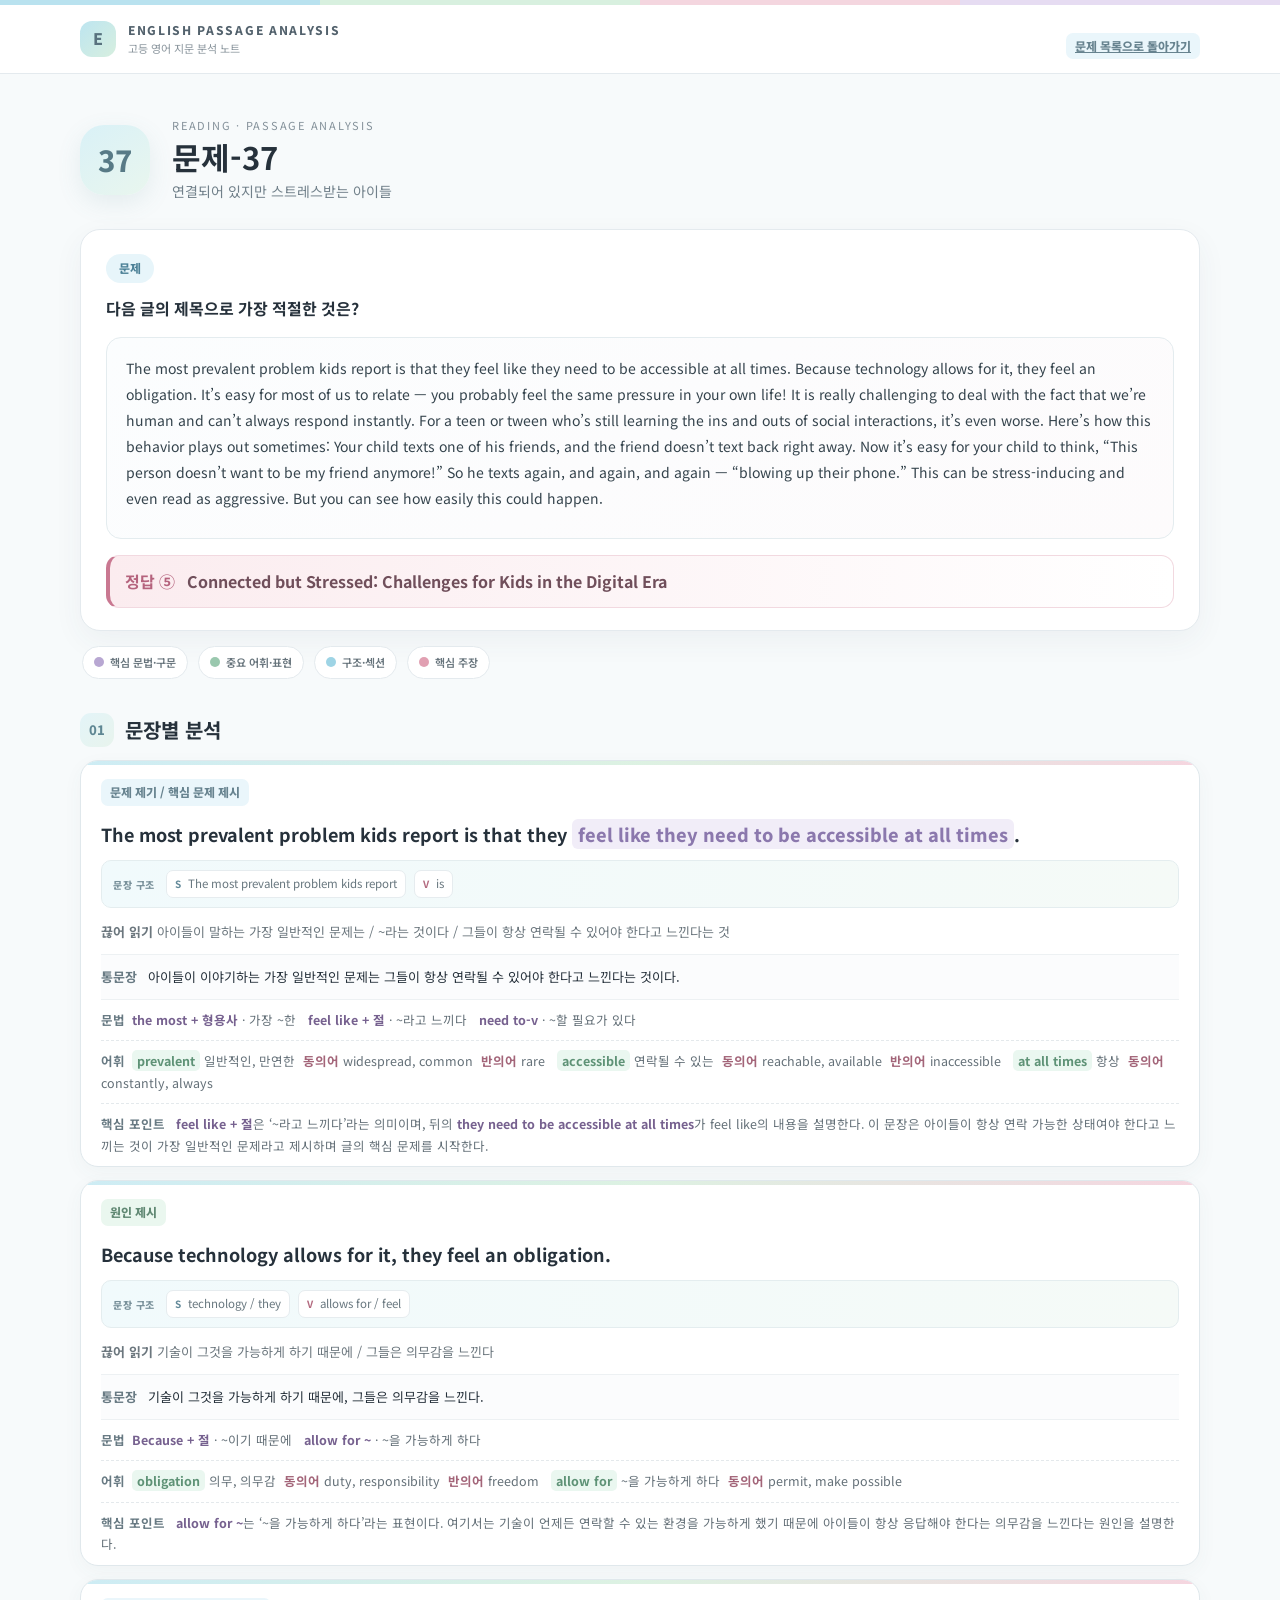
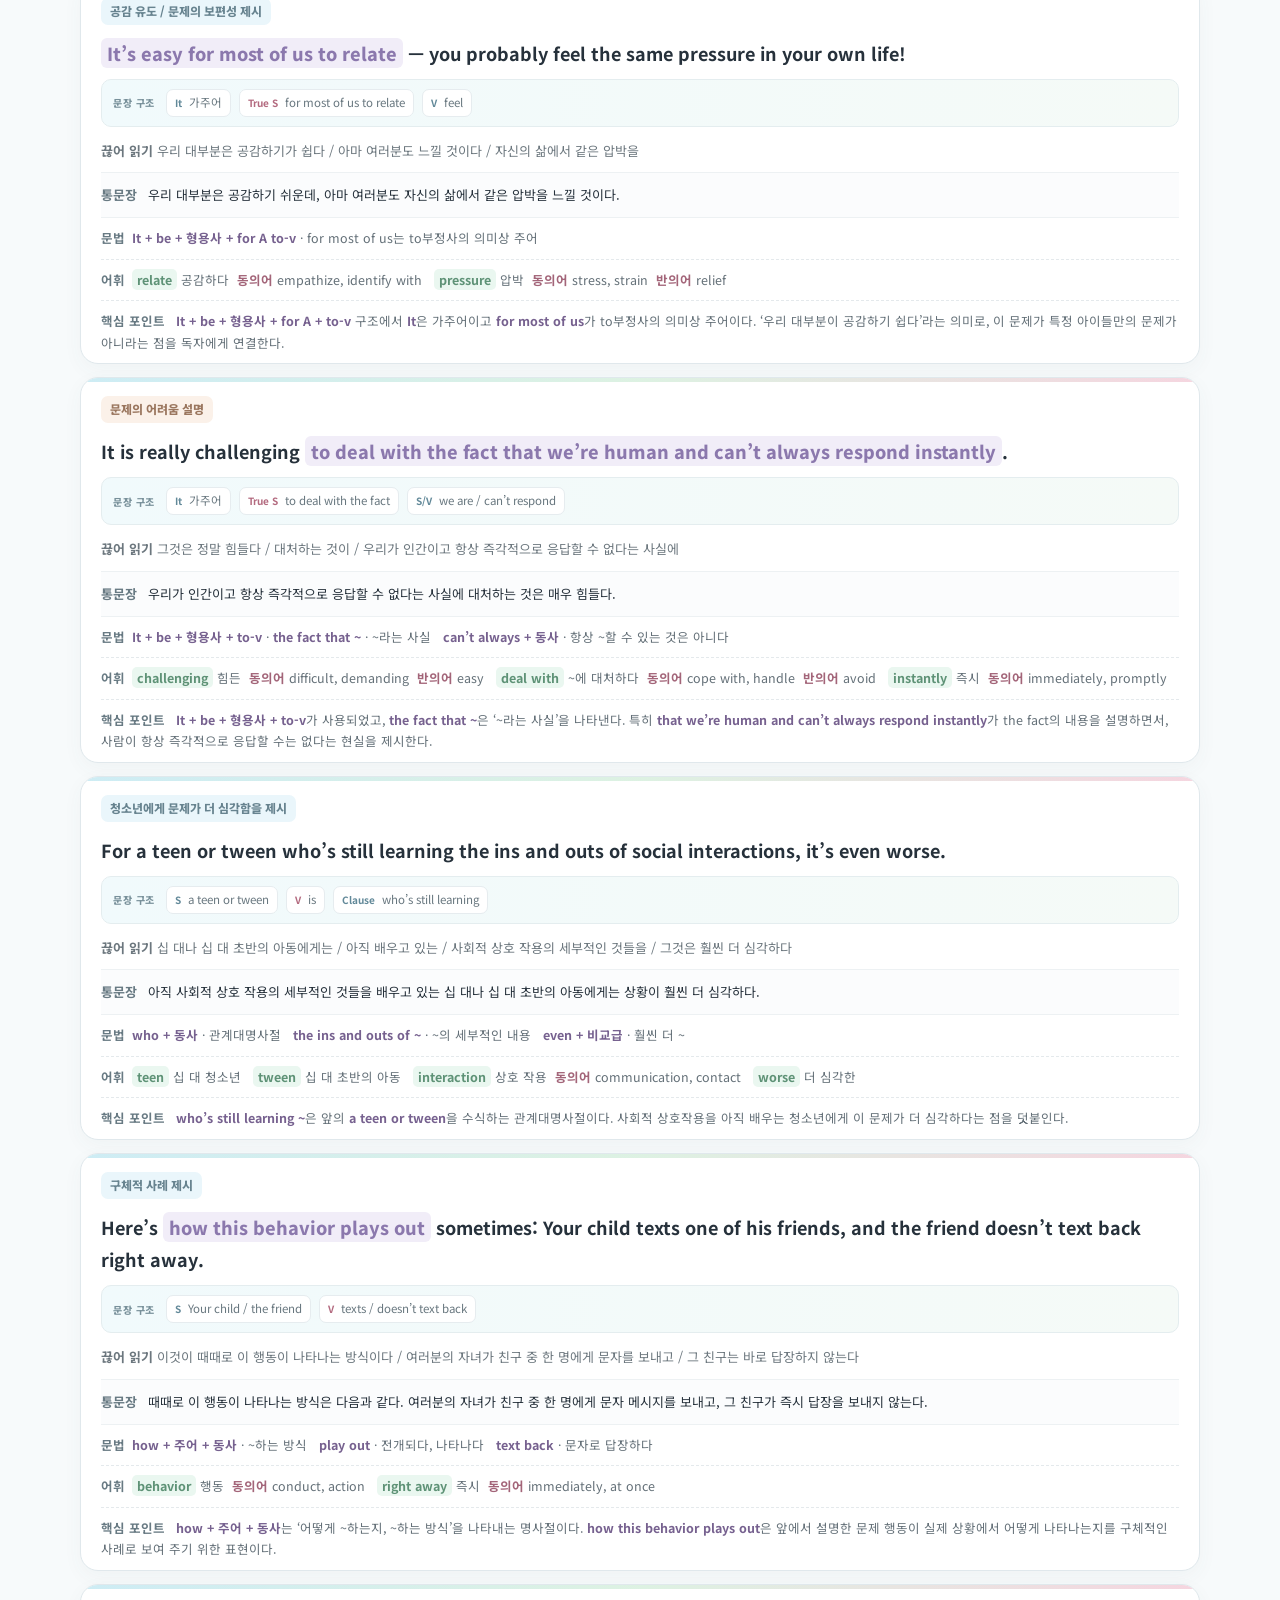
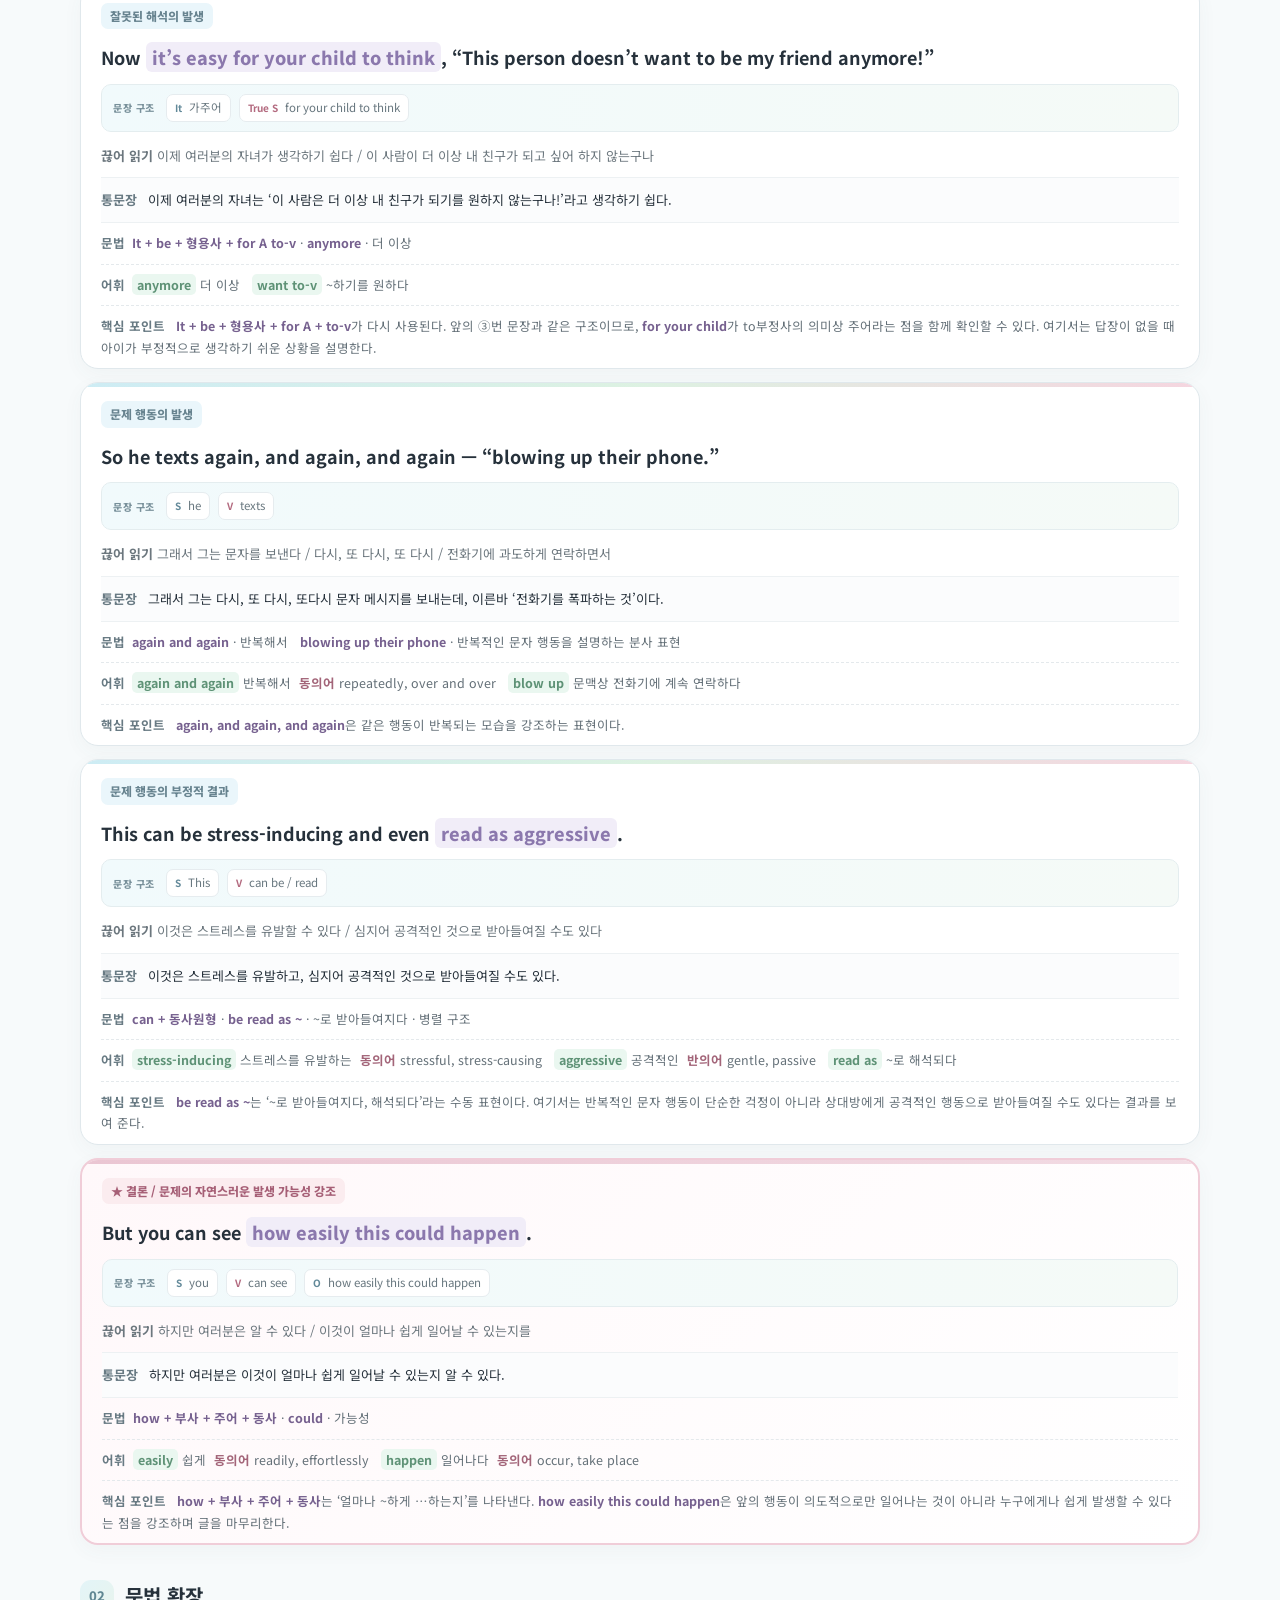
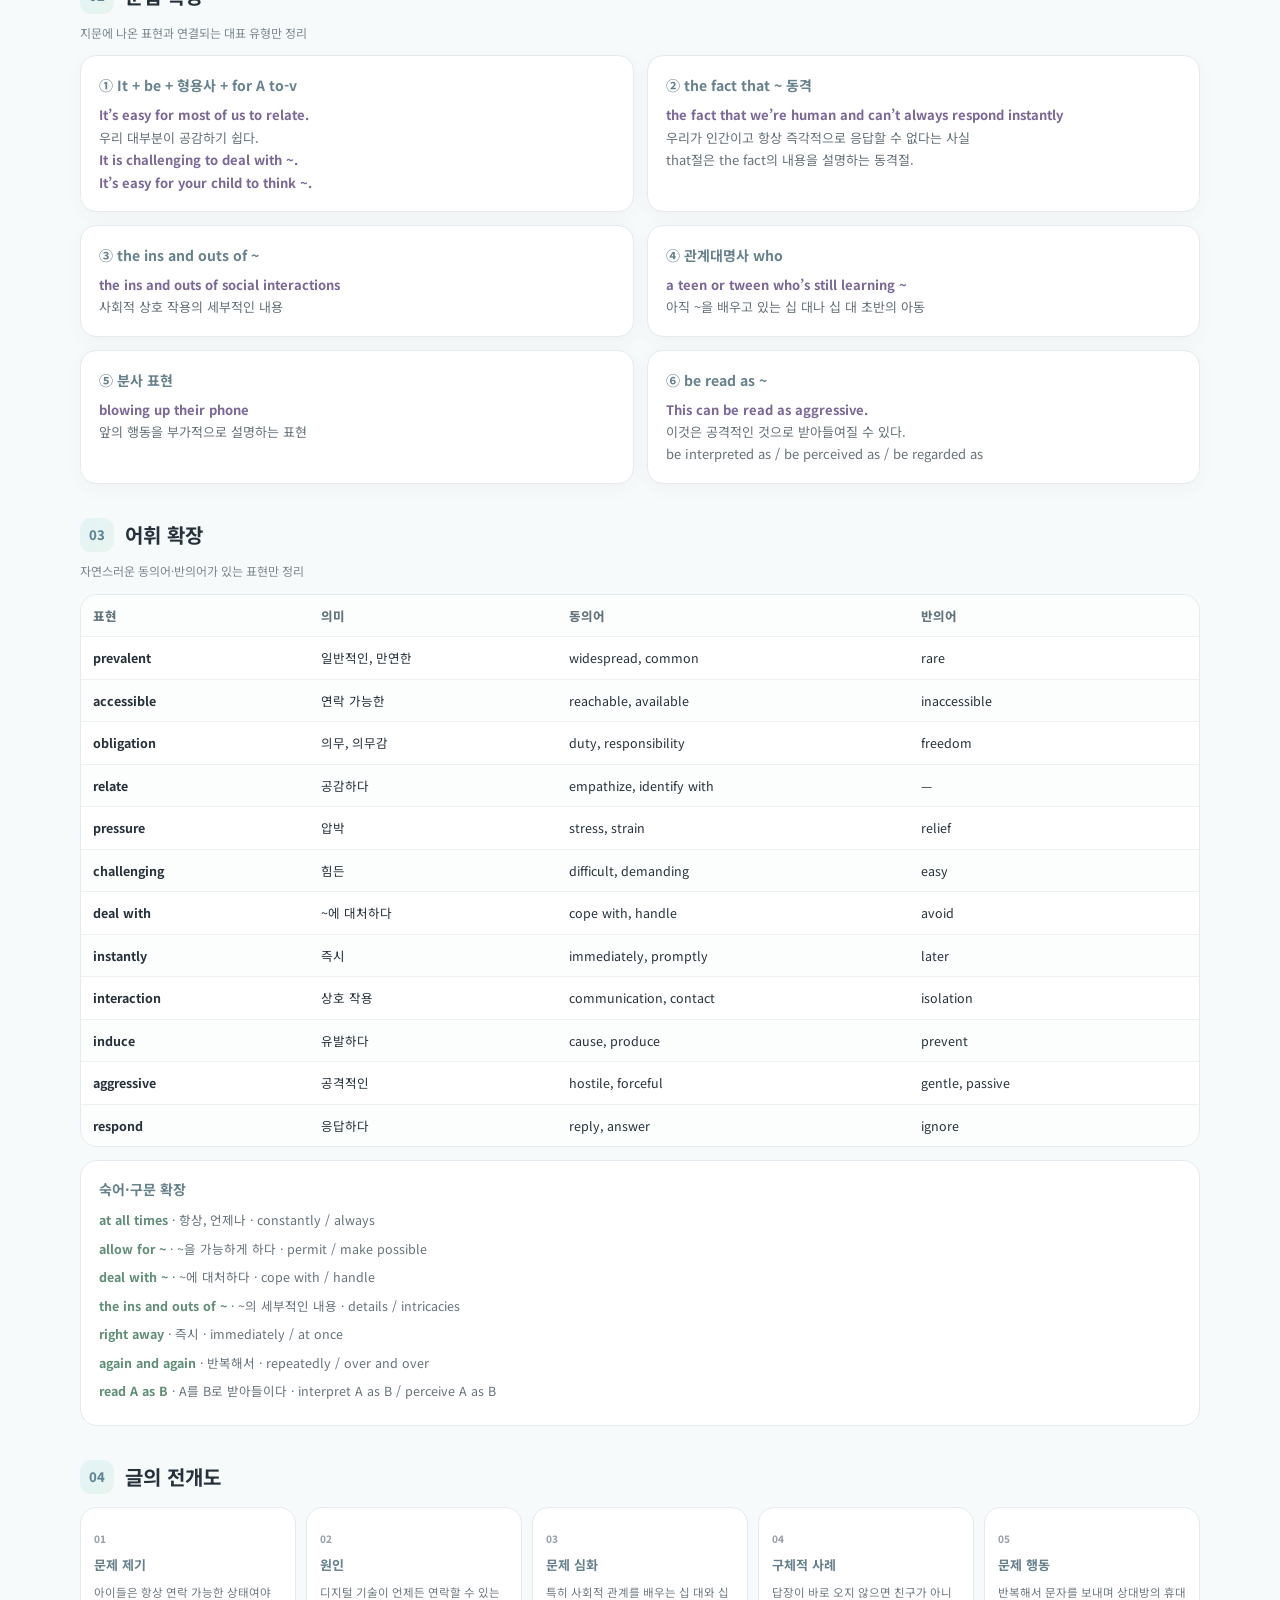
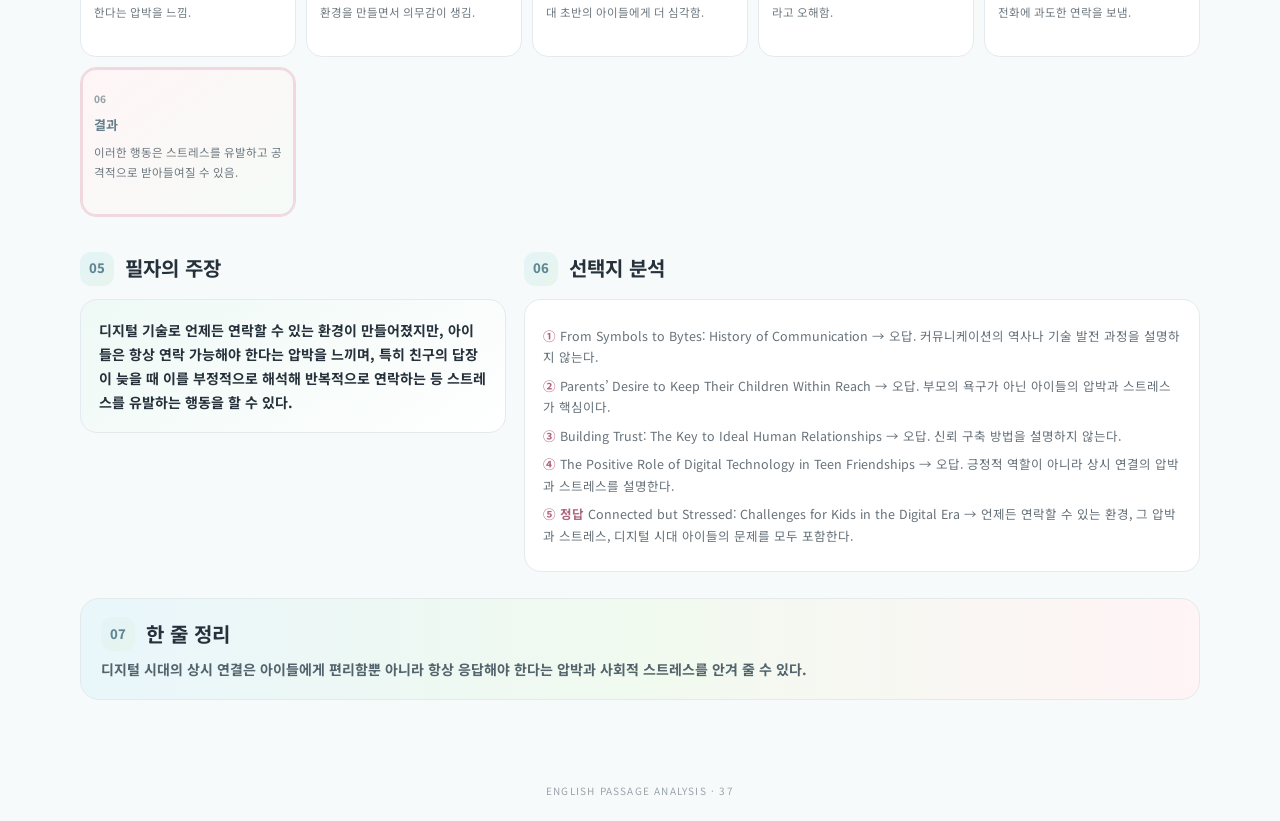
<file: problems/problem-37/index.html>
<!doctype html><html lang="ko"><head><meta charset="utf-8"><meta name="viewport" content="width=device-width, initial-scale=1"><title>문제-37 | 영어 지문 분석</title><link rel="stylesheet" href="style.css"></head><body>
<header class="top"><div class="top-inner"><div class="brand-mark">E</div><div><div class="brand">ENGLISH PASSAGE ANALYSIS</div><div class="brand-sub">고등 영어 지문 분석 노트</div></div><a class="role" href="../../home/index.html" style="margin-left:auto">문제 목록으로 돌아가기</a></div></header><main class="page">
<section class="title-area"><div class="number-badge">37</div><div><p class="mini">READING · PASSAGE ANALYSIS</p><h1>문제-37</h1><p class="title-desc">연결되어 있지만 스트레스받는 아이들</p></div></section>
<section class="question-card"><div class="q-label">문제</div><p>다음 글의 제목으로 가장 적절한 것은?</p><div class="original-passage"><p>The most prevalent problem kids report is that they feel like they need to be accessible at all times. Because technology allows for it, they feel an obligation. It’s easy for most of us to relate — you probably feel the same pressure in your own life! It is really challenging to deal with the fact that we’re human and can’t always respond instantly. For a teen or tween who’s still learning the ins and outs of social interactions, it’s even worse. Here’s how this behavior plays out sometimes: Your child texts one of his friends, and the friend doesn’t text back right away. Now it’s easy for your child to think, “This person doesn’t want to be my friend anymore!” So he texts again, and again, and again — “blowing up their phone.” This can be stress-inducing and even read as aggressive. But you can see how easily this could happen.</p></div></div><div class="answer"><span>정답 ⑤</span> Connected but Stressed: Challenges for Kids in the Digital Era</div></section>
<div class="legend"><span><i class="lav"></i>핵심 문법·구문</span><span><i class="green"></i>중요 어휘·표현</span><span><i class="sky"></i>구조·섹션</span><span><i class="pink"></i>핵심 주장</span></div><section><div class="section-title"><span>01</span><h2>문장별 분석</h2></div>
<article class="sentence-card"><div class="role">문제 제기 / 핵심 문제 제시</div><p class="english">The most prevalent problem kids report is that they <span class="grammar">feel like they need to be accessible at all times</span>.</p><div class="sv-strip"><span class="sv-label">문장 구조</span><span><b>S</b> The most prevalent problem kids report</span><span><b>V</b> is</span></div><p class="reading"><b>끊어 읽기</b> 아이들이 말하는 가장 일반적인 문제는 / ~라는 것이다 / 그들이 항상 연락될 수 있어야 한다고 느낀다는 것</p><div class="translation"><b>통문장</b> 아이들이 이야기하는 가장 일반적인 문제는 그들이 항상 연락될 수 있어야 한다고 느낀다는 것이다.</div><div class="info-row"><b>문법</b><strong>the most + 형용사</strong> · 가장 ~한 &nbsp; <strong>feel like + 절</strong> · ~라고 느끼다 &nbsp; <strong>need to-v</strong> · ~할 필요가 있다</div><div class="info-row vocab"><b>어휘</b><strong>prevalent</strong> 일반적인, 만연한 <em>동의어</em> widespread, common <em>반의어</em> rare &nbsp; <strong>accessible</strong> 연락될 수 있는 <em>동의어</em> reachable, available <em>반의어</em> inaccessible &nbsp; <strong>at all times</strong> 항상 <em>동의어</em> constantly, always</div>
<div class="info-row"><b>핵심 포인트</b> <strong>feel like + 절</strong>은 ‘~라고 느끼다’라는 의미이며, 뒤의 <strong>they need to be accessible at all times</strong>가 feel like의 내용을 설명한다. 이 문장은 아이들이 항상 연락 가능한 상태여야 한다고 느끼는 것이 가장 일반적인 문제라고 제시하며 글의 핵심 문제를 시작한다.</div>
</article>
<article class="sentence-card"><div class="role cause">원인 제시</div><p class="english">Because technology allows for it, they feel an obligation.</p><div class="sv-strip"><span class="sv-label">문장 구조</span><span><b>S</b> technology / they</span><span><b>V</b> allows for / feel</span></div><p class="reading"><b>끊어 읽기</b> 기술이 그것을 가능하게 하기 때문에 / 그들은 의무감을 느낀다</p><div class="translation"><b>통문장</b> 기술이 그것을 가능하게 하기 때문에, 그들은 의무감을 느낀다.</div><div class="info-row"><b>문법</b><strong>Because + 절</strong> · ~이기 때문에 &nbsp; <strong>allow for ~</strong> · ~을 가능하게 하다</div><div class="info-row vocab"><b>어휘</b><strong>obligation</strong> 의무, 의무감 <em>동의어</em> duty, responsibility <em>반의어</em> freedom &nbsp; <strong>allow for</strong> ~을 가능하게 하다 <em>동의어</em> permit, make possible</div>
<div class="info-row"><b>핵심 포인트</b> <strong>allow for ~</strong>는 ‘~을 가능하게 하다’라는 표현이다. 여기서는 기술이 언제든 연락할 수 있는 환경을 가능하게 했기 때문에 아이들이 항상 응답해야 한다는 의무감을 느낀다는 원인을 설명한다.</div>
</article>
<article class="sentence-card"><div class="role">공감 유도 / 문제의 보편성 제시</div><p class="english"><span class="grammar">It’s easy for most of us to relate</span> — you probably feel the same pressure in your own life!</p><div class="sv-strip"><span class="sv-label">문장 구조</span><span><b>It</b> 가주어</span><span><b>True S</b> for most of us to relate</span><span><b>V</b> feel</span></div><p class="reading"><b>끊어 읽기</b> 우리 대부분은 공감하기가 쉽다 / 아마 여러분도 느낄 것이다 / 자신의 삶에서 같은 압박을</p><div class="translation"><b>통문장</b> 우리 대부분은 공감하기 쉬운데, 아마 여러분도 자신의 삶에서 같은 압박을 느낄 것이다.</div><div class="info-row"><b>문법</b><strong>It + be + 형용사 + for A to-v</strong> · for most of us는 to부정사의 의미상 주어</div><div class="info-row vocab"><b>어휘</b><strong>relate</strong> 공감하다 <em>동의어</em> empathize, identify with &nbsp; <strong>pressure</strong> 압박 <em>동의어</em> stress, strain <em>반의어</em> relief</div>
<div class="info-row"><b>핵심 포인트</b> <strong>It + be + 형용사 + for A + to-v</strong> 구조에서 <strong>It</strong>은 가주어이고 <strong>for most of us</strong>가 to부정사의 의미상 주어이다. ‘우리 대부분이 공감하기 쉽다’라는 의미로, 이 문제가 특정 아이들만의 문제가 아니라는 점을 독자에게 연결한다.</div>
</article>
<article class="sentence-card"><div class="role problem">문제의 어려움 설명</div><p class="english">It is really challenging <span class="grammar">to deal with the fact that we’re human and can’t always respond instantly</span>.</p><div class="sv-strip"><span class="sv-label">문장 구조</span><span><b>It</b> 가주어</span><span><b>True S</b> to deal with the fact</span><span><b>S/V</b> we are / can’t respond</span></div><p class="reading"><b>끊어 읽기</b> 그것은 정말 힘들다 / 대처하는 것이 / 우리가 인간이고 항상 즉각적으로 응답할 수 없다는 사실에</p><div class="translation"><b>통문장</b> 우리가 인간이고 항상 즉각적으로 응답할 수 없다는 사실에 대처하는 것은 매우 힘들다.</div><div class="info-row"><b>문법</b><strong>It + be + 형용사 + to-v</strong> · <strong>the fact that ~</strong> · ~라는 사실 &nbsp; <strong>can’t always + 동사</strong> · 항상 ~할 수 있는 것은 아니다</div><div class="info-row vocab"><b>어휘</b><strong>challenging</strong> 힘든 <em>동의어</em> difficult, demanding <em>반의어</em> easy &nbsp; <strong>deal with</strong> ~에 대처하다 <em>동의어</em> cope with, handle <em>반의어</em> avoid &nbsp; <strong>instantly</strong> 즉시 <em>동의어</em> immediately, promptly</div>
<div class="info-row"><b>핵심 포인트</b> <strong>It + be + 형용사 + to-v</strong>가 사용되었고, <strong>the fact that ~</strong>은 ‘~라는 사실’을 나타낸다. 특히 <strong>that we’re human and can’t always respond instantly</strong>가 the fact의 내용을 설명하면서, 사람이 항상 즉각적으로 응답할 수는 없다는 현실을 제시한다.</div>
</article>
<article class="sentence-card"><div class="role">청소년에게 문제가 더 심각함을 제시</div><p class="english">For a teen or tween who’s still learning the ins and outs of social interactions, it’s even worse.</p><div class="sv-strip"><span class="sv-label">문장 구조</span><span><b>S</b> a teen or tween</span><span><b>V</b> is</span><span><b>Clause</b> who’s still learning</span></div><p class="reading"><b>끊어 읽기</b> 십 대나 십 대 초반의 아동에게는 / 아직 배우고 있는 / 사회적 상호 작용의 세부적인 것들을 / 그것은 훨씬 더 심각하다</p><div class="translation"><b>통문장</b> 아직 사회적 상호 작용의 세부적인 것들을 배우고 있는 십 대나 십 대 초반의 아동에게는 상황이 훨씬 더 심각하다.</div><div class="info-row"><b>문법</b><strong>who + 동사</strong> · 관계대명사절 &nbsp; <strong>the ins and outs of ~</strong> · ~의 세부적인 내용 &nbsp; <strong>even + 비교급</strong> · 훨씬 더 ~</div><div class="info-row vocab"><b>어휘</b><strong>teen</strong> 십 대 청소년 &nbsp; <strong>tween</strong> 십 대 초반의 아동 &nbsp; <strong>interaction</strong> 상호 작용 <em>동의어</em> communication, contact &nbsp; <strong>worse</strong> 더 심각한</div>
<div class="info-row"><b>핵심 포인트</b> <strong>who’s still learning ~</strong>은 앞의 <strong>a teen or tween</strong>을 수식하는 관계대명사절이다. 사회적 상호작용을 아직 배우는 청소년에게 이 문제가 더 심각하다는 점을 덧붙인다.</div>
</article>
<article class="sentence-card"><div class="role">구체적 사례 제시</div><p class="english">Here’s <span class="grammar">how this behavior plays out</span> sometimes: Your child texts one of his friends, and the friend doesn’t text back right away.</p><div class="sv-strip"><span class="sv-label">문장 구조</span><span><b>S</b> Your child / the friend</span><span><b>V</b> texts / doesn’t text back</span></div><p class="reading"><b>끊어 읽기</b> 이것이 때때로 이 행동이 나타나는 방식이다 / 여러분의 자녀가 친구 중 한 명에게 문자를 보내고 / 그 친구는 바로 답장하지 않는다</p><div class="translation"><b>통문장</b> 때때로 이 행동이 나타나는 방식은 다음과 같다. 여러분의 자녀가 친구 중 한 명에게 문자 메시지를 보내고, 그 친구가 즉시 답장을 보내지 않는다.</div><div class="info-row"><b>문법</b><strong>how + 주어 + 동사</strong> · ~하는 방식 &nbsp; <strong>play out</strong> · 전개되다, 나타나다 &nbsp; <strong>text back</strong> · 문자로 답장하다</div><div class="info-row vocab"><b>어휘</b><strong>behavior</strong> 행동 <em>동의어</em> conduct, action &nbsp; <strong>right away</strong> 즉시 <em>동의어</em> immediately, at once</div>
<div class="info-row"><b>핵심 포인트</b> <strong>how + 주어 + 동사</strong>는 ‘어떻게 ~하는지, ~하는 방식’을 나타내는 명사절이다. <strong>how this behavior plays out</strong>은 앞에서 설명한 문제 행동이 실제 상황에서 어떻게 나타나는지를 구체적인 사례로 보여 주기 위한 표현이다.</div>
</article>
<article class="sentence-card"><div class="role">잘못된 해석의 발생</div><p class="english">Now <span class="grammar">it’s easy for your child to think</span>, “This person doesn’t want to be my friend anymore!”</p><div class="sv-strip"><span class="sv-label">문장 구조</span><span><b>It</b> 가주어</span><span><b>True S</b> for your child to think</span></div><p class="reading"><b>끊어 읽기</b> 이제 여러분의 자녀가 생각하기 쉽다 / 이 사람이 더 이상 내 친구가 되고 싶어 하지 않는구나</p><div class="translation"><b>통문장</b> 이제 여러분의 자녀는 ‘이 사람은 더 이상 내 친구가 되기를 원하지 않는구나!’라고 생각하기 쉽다.</div><div class="info-row"><b>문법</b><strong>It + be + 형용사 + for A to-v</strong> · <strong>anymore</strong> · 더 이상</div><div class="info-row vocab"><b>어휘</b><strong>anymore</strong> 더 이상 &nbsp; <strong>want to-v</strong> ~하기를 원하다</div>
<div class="info-row"><b>핵심 포인트</b> <strong>It + be + 형용사 + for A + to-v</strong>가 다시 사용된다. 앞의 ③번 문장과 같은 구조이므로, <strong>for your child</strong>가 to부정사의 의미상 주어라는 점을 함께 확인할 수 있다. 여기서는 답장이 없을 때 아이가 부정적으로 생각하기 쉬운 상황을 설명한다.</div>
</article>
<article class="sentence-card"><div class="role">문제 행동의 발생</div><p class="english">So he texts again, and again, and again — “blowing up their phone.”</p><div class="sv-strip"><span class="sv-label">문장 구조</span><span><b>S</b> he</span><span><b>V</b> texts</span></div><p class="reading"><b>끊어 읽기</b> 그래서 그는 문자를 보낸다 / 다시, 또 다시, 또 다시 / 전화기에 과도하게 연락하면서</p><div class="translation"><b>통문장</b> 그래서 그는 다시, 또 다시, 또다시 문자 메시지를 보내는데, 이른바 ‘전화기를 폭파하는 것’이다.</div><div class="info-row"><b>문법</b><strong>again and again</strong> · 반복해서 &nbsp; <strong>blowing up their phone</strong> · 반복적인 문자 행동을 설명하는 분사 표현</div><div class="info-row vocab"><b>어휘</b><strong>again and again</strong> 반복해서 <em>동의어</em> repeatedly, over and over &nbsp; <strong>blow up</strong> 문맥상 전화기에 계속 연락하다</div>
<div class="info-row"><b>핵심 포인트</b> <strong>again, and again, and again</strong>은 같은 행동이 반복되는 모습을 강조하는 표현이다.</div>
</article>
<article class="sentence-card"><div class="role">문제 행동의 부정적 결과</div><p class="english">This can be stress-inducing and even <span class="grammar">read as aggressive</span>.</p><div class="sv-strip"><span class="sv-label">문장 구조</span><span><b>S</b> This</span><span><b>V</b> can be / read</span></div><p class="reading"><b>끊어 읽기</b> 이것은 스트레스를 유발할 수 있다 / 심지어 공격적인 것으로 받아들여질 수도 있다</p><div class="translation"><b>통문장</b> 이것은 스트레스를 유발하고, 심지어 공격적인 것으로 받아들여질 수도 있다.</div><div class="info-row"><b>문법</b><strong>can + 동사원형</strong> · <strong>be read as ~</strong> · ~로 받아들여지다 · 병렬 구조</div><div class="info-row vocab"><b>어휘</b><strong>stress-inducing</strong> 스트레스를 유발하는 <em>동의어</em> stressful, stress-causing &nbsp; <strong>aggressive</strong> 공격적인 <em>반의어</em> gentle, passive &nbsp; <strong>read as</strong> ~로 해석되다</div>
<div class="info-row"><b>핵심 포인트</b> <strong>be read as ~</strong>는 ‘~로 받아들여지다, 해석되다’라는 수동 표현이다. 여기서는 반복적인 문자 행동이 단순한 걱정이 아니라 상대방에게 공격적인 행동으로 받아들여질 수도 있다는 결과를 보여 준다.</div>
</article>
<article class="sentence-card main-claim"><div class="role key">★ 결론 / 문제의 자연스러운 발생 가능성 강조</div><p class="english">But you can see <span class="grammar">how easily this could happen</span>.</p><div class="sv-strip"><span class="sv-label">문장 구조</span><span><b>S</b> you</span><span><b>V</b> can see</span><span><b>O</b> how easily this could happen</span></div><p class="reading"><b>끊어 읽기</b> 하지만 여러분은 알 수 있다 / 이것이 얼마나 쉽게 일어날 수 있는지를</p><div class="translation"><b>통문장</b> 하지만 여러분은 이것이 얼마나 쉽게 일어날 수 있는지 알 수 있다.</div><div class="info-row"><b>문법</b><strong>how + 부사 + 주어 + 동사</strong> · <strong>could</strong> · 가능성</div><div class="info-row vocab"><b>어휘</b><strong>easily</strong> 쉽게 <em>동의어</em> readily, effortlessly &nbsp; <strong>happen</strong> 일어나다 <em>동의어</em> occur, take place</div>
<div class="info-row"><b>핵심 포인트</b> <strong>how + 부사 + 주어 + 동사</strong>는 ‘얼마나 ~하게 …하는지’를 나타낸다. <strong>how easily this could happen</strong>은 앞의 행동이 의도적으로만 일어나는 것이 아니라 누구에게나 쉽게 발생할 수 있다는 점을 강조하며 글을 마무리한다.</div>
</article></section>
<section><div class="section-title"><span>02</span><h2>문법 확장</h2></div><p class="section-note">지문에 나온 표현과 연결되는 대표 유형만 정리</p><div class="cards"><div class="mini-card"><h3>① It + be + 형용사 + for A to-v</h3><p><b>It’s easy for most of us to relate.</b><br>우리 대부분이 공감하기 쉽다.<br><b>It is challenging to deal with ~.</b><br><b>It’s easy for your child to think ~.</b></p></div><div class="mini-card"><h3>② the fact that ~ 동격</h3><p><b>the fact that we’re human and can’t always respond instantly</b><br>우리가 인간이고 항상 즉각적으로 응답할 수 없다는 사실<br>that절은 the fact의 내용을 설명하는 동격절.</p></div><div class="mini-card"><h3>③ the ins and outs of ~</h3><p><b>the ins and outs of social interactions</b><br>사회적 상호 작용의 세부적인 내용</p></div><div class="mini-card"><h3>④ 관계대명사 who</h3><p><b>a teen or tween who’s still learning ~</b><br>아직 ~을 배우고 있는 십 대나 십 대 초반의 아동</p></div><div class="mini-card"><h3>⑤ 분사 표현</h3><p><b>blowing up their phone</b><br>앞의 행동을 부가적으로 설명하는 표현</p></div><div class="mini-card"><h3>⑥ be read as ~</h3><p><b>This can be read as aggressive.</b><br>이것은 공격적인 것으로 받아들여질 수 있다.<br>be interpreted as / be perceived as / be regarded as</p></div></div></section>
<section><div class="section-title"><span>03</span><h2>어휘 확장</h2></div><p class="section-note">자연스러운 동의어·반의어가 있는 표현만 정리</p><div class="vocab-panel"><div class="vrow head"><span>표현</span><span>의미</span><span>동의어</span><span>반의어</span></div><div class="vrow"><b>prevalent</b><span>일반적인, 만연한</span><span>widespread, common</span><span>rare</span></div><div class="vrow"><b>accessible</b><span>연락 가능한</span><span>reachable, available</span><span>inaccessible</span></div><div class="vrow"><b>obligation</b><span>의무, 의무감</span><span>duty, responsibility</span><span>freedom</span></div><div class="vrow"><b>relate</b><span>공감하다</span><span>empathize, identify with</span><span>—</span></div><div class="vrow"><b>pressure</b><span>압박</span><span>stress, strain</span><span>relief</span></div><div class="vrow"><b>challenging</b><span>힘든</span><span>difficult, demanding</span><span>easy</span></div><div class="vrow"><b>deal with</b><span>~에 대처하다</span><span>cope with, handle</span><span>avoid</span></div><div class="vrow"><b>instantly</b><span>즉시</span><span>immediately, promptly</span><span>later</span></div><div class="vrow"><b>interaction</b><span>상호 작용</span><span>communication, contact</span><span>isolation</span></div><div class="vrow"><b>induce</b><span>유발하다</span><span>cause, produce</span><span>prevent</span></div><div class="vrow"><b>aggressive</b><span>공격적인</span><span>hostile, forceful</span><span>gentle, passive</span></div><div class="vrow"><b>respond</b><span>응답하다</span><span>reply, answer</span><span>ignore</span></div></div><div class="phrase-panel"><h3>숙어·구문 확장</h3><p><b>at all times</b> · 항상, 언제나 · constantly / always</p><p><b>allow for ~</b> · ~을 가능하게 하다 · permit / make possible</p><p><b>deal with ~</b> · ~에 대처하다 · cope with / handle</p><p><b>the ins and outs of ~</b> · ~의 세부적인 내용 · details / intricacies</p><p><b>right away</b> · 즉시 · immediately / at once</p><p><b>again and again</b> · 반복해서 · repeatedly / over and over</p><p><b>read A as B</b> · A를 B로 받아들이다 · interpret A as B / perceive A as B</p></div></section>
<section><div class="section-title"><span>04</span><h2>글의 전개도</h2></div><div class="flow"><div><span>01</span><b>문제 제기</b><p>아이들은 항상 연락 가능한 상태여야 한다는 압박을 느낌.</p></div><div><span>02</span><b>원인</b><p>디지털 기술이 언제든 연락할 수 있는 환경을 만들면서 의무감이 생김.</p></div><div><span>03</span><b>문제 심화</b><p>특히 사회적 관계를 배우는 십 대와 십 대 초반의 아이들에게 더 심각함.</p></div><div><span>04</span><b>구체적 사례</b><p>답장이 바로 오지 않으면 친구가 아니라고 오해함.</p></div><div><span>05</span><b>문제 행동</b><p>반복해서 문자를 보내며 상대방의 휴대전화에 과도한 연락을 보냄.</p></div><div class="flow-key"><span>06</span><b>결과</b><p>이러한 행동은 스트레스를 유발하고 공격적으로 받아들여질 수 있음.</p></div></div></section>
<section class="last-grid"><div><div class="section-title"><span>05</span><h2>필자의 주장</h2></div><div class="statement">디지털 기술로 언제든 연락할 수 있는 환경이 만들어졌지만, 아이들은 항상 연락 가능해야 한다는 압박을 느끼며, 특히 친구의 답장이 늦을 때 이를 부정적으로 해석해 반복적으로 연락하는 등 스트레스를 유발하는 행동을 할 수 있다.</div></div><div><div class="section-title"><span>06</span><h2>선택지 분석</h2></div><div class="choices"><p><b>①</b> From Symbols to Bytes: History of Communication → 오답. 커뮤니케이션의 역사나 기술 발전 과정을 설명하지 않는다.</p><p><b>②</b> Parents’ Desire to Keep Their Children Within Reach → 오답. 부모의 욕구가 아닌 아이들의 압박과 스트레스가 핵심이다.</p><p><b>③</b> Building Trust: The Key to Ideal Human Relationships → 오답. 신뢰 구축 방법을 설명하지 않는다.</p><p><b>④</b> The Positive Role of Digital Technology in Teen Friendships → 오답. 긍정적 역할이 아니라 상시 연결의 압박과 스트레스를 설명한다.</p><p><b>⑤ 정답</b> Connected but Stressed: Challenges for Kids in the Digital Era → 언제든 연락할 수 있는 환경, 그 압박과 스트레스, 디지털 시대 아이들의 문제를 모두 포함한다.</p></div></div></section>
<section class="one-line"><div class="section-title"><span>07</span><h2>한 줄 정리</h2></div><p>디지털 시대의 상시 연결은 아이들에게 편리함뿐 아니라 항상 응답해야 한다는 압박과 사회적 스트레스를 안겨 줄 수 있다.</p></section></main><footer>ENGLISH PASSAGE ANALYSIS · 37</footer></body></html>
</file>
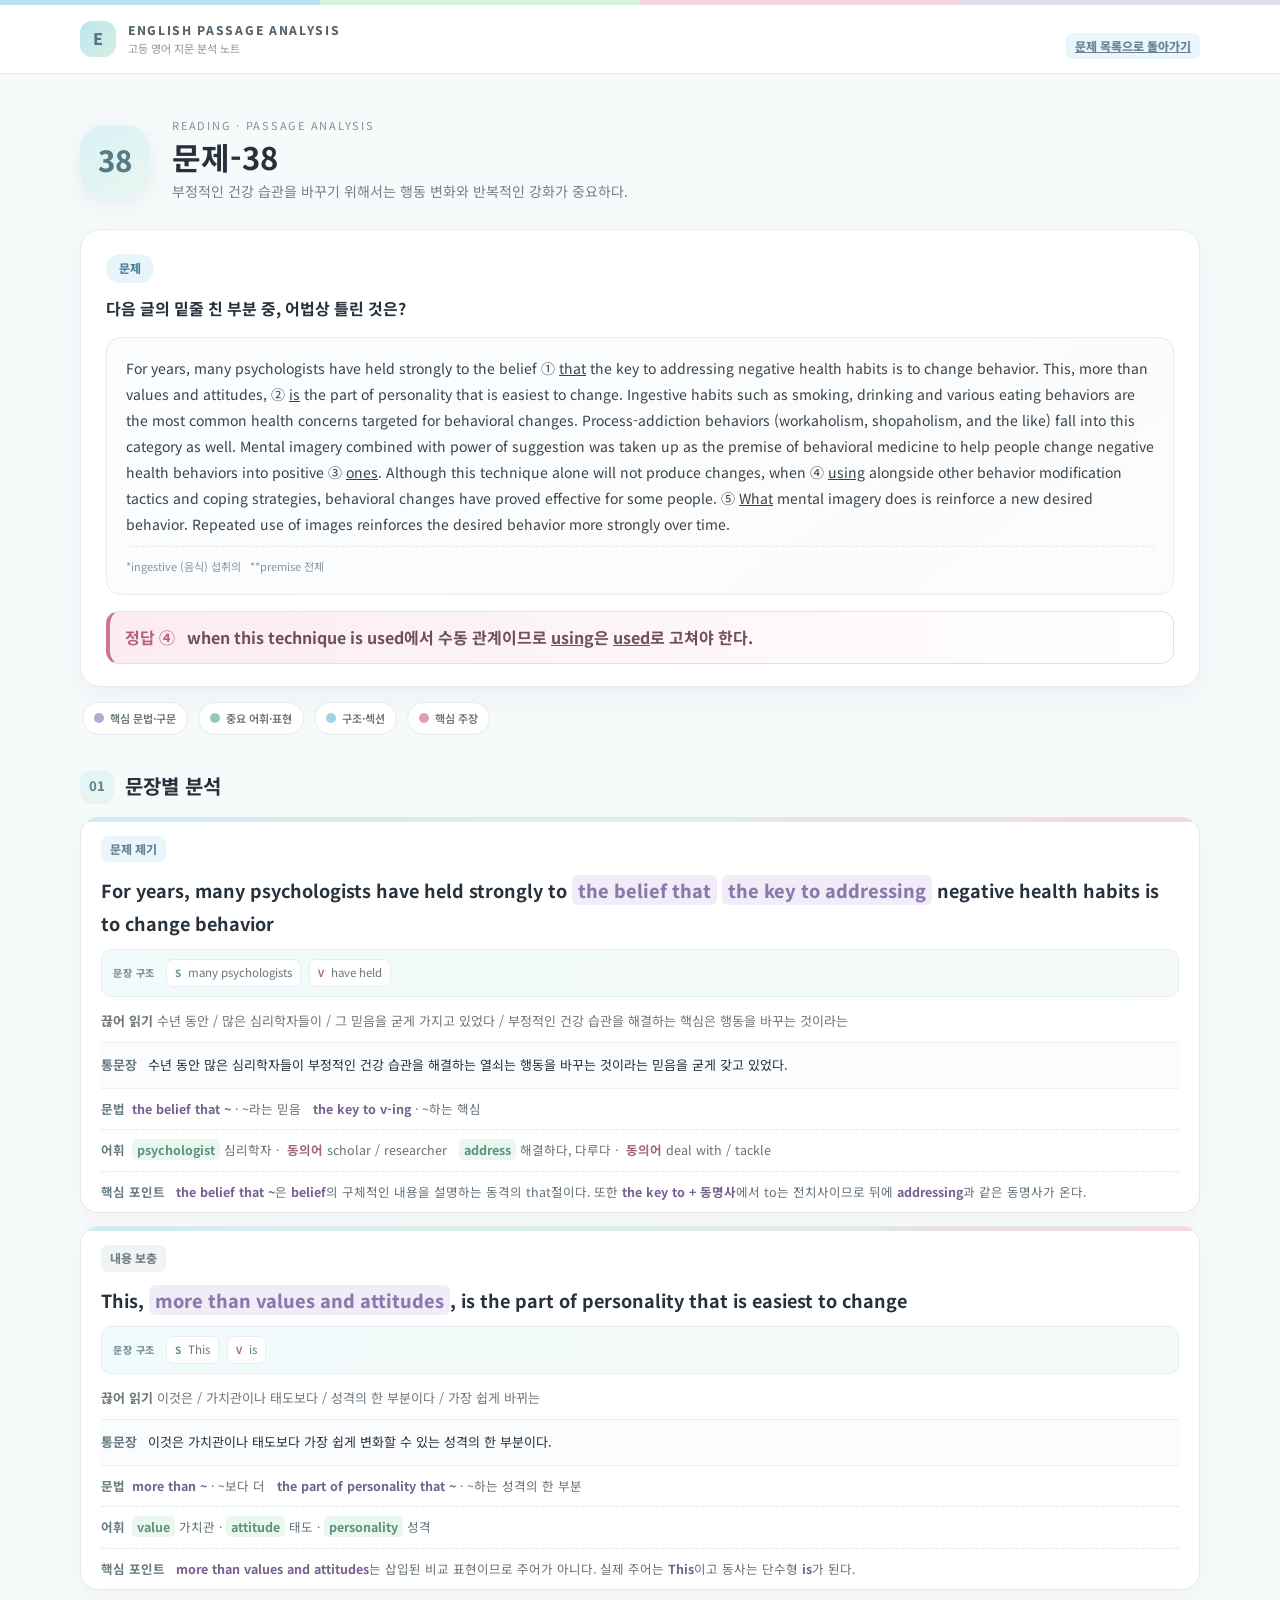
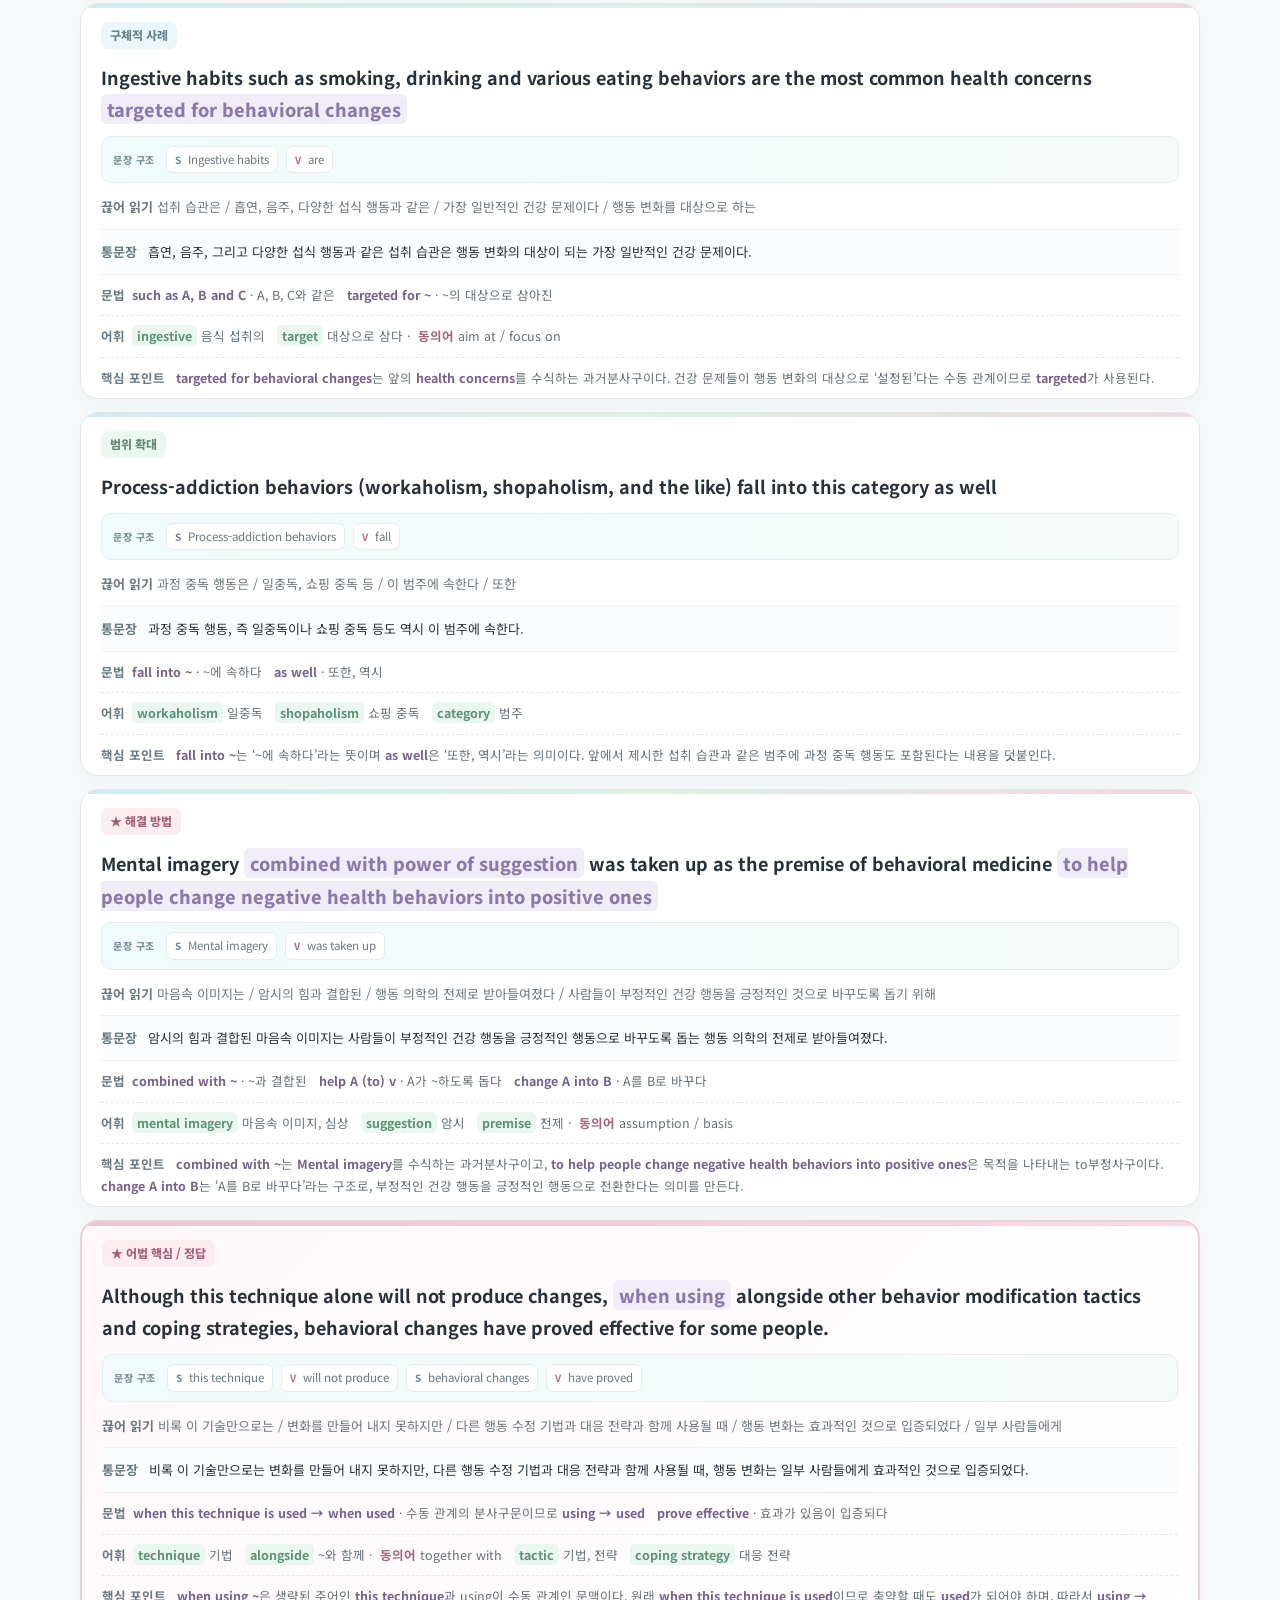
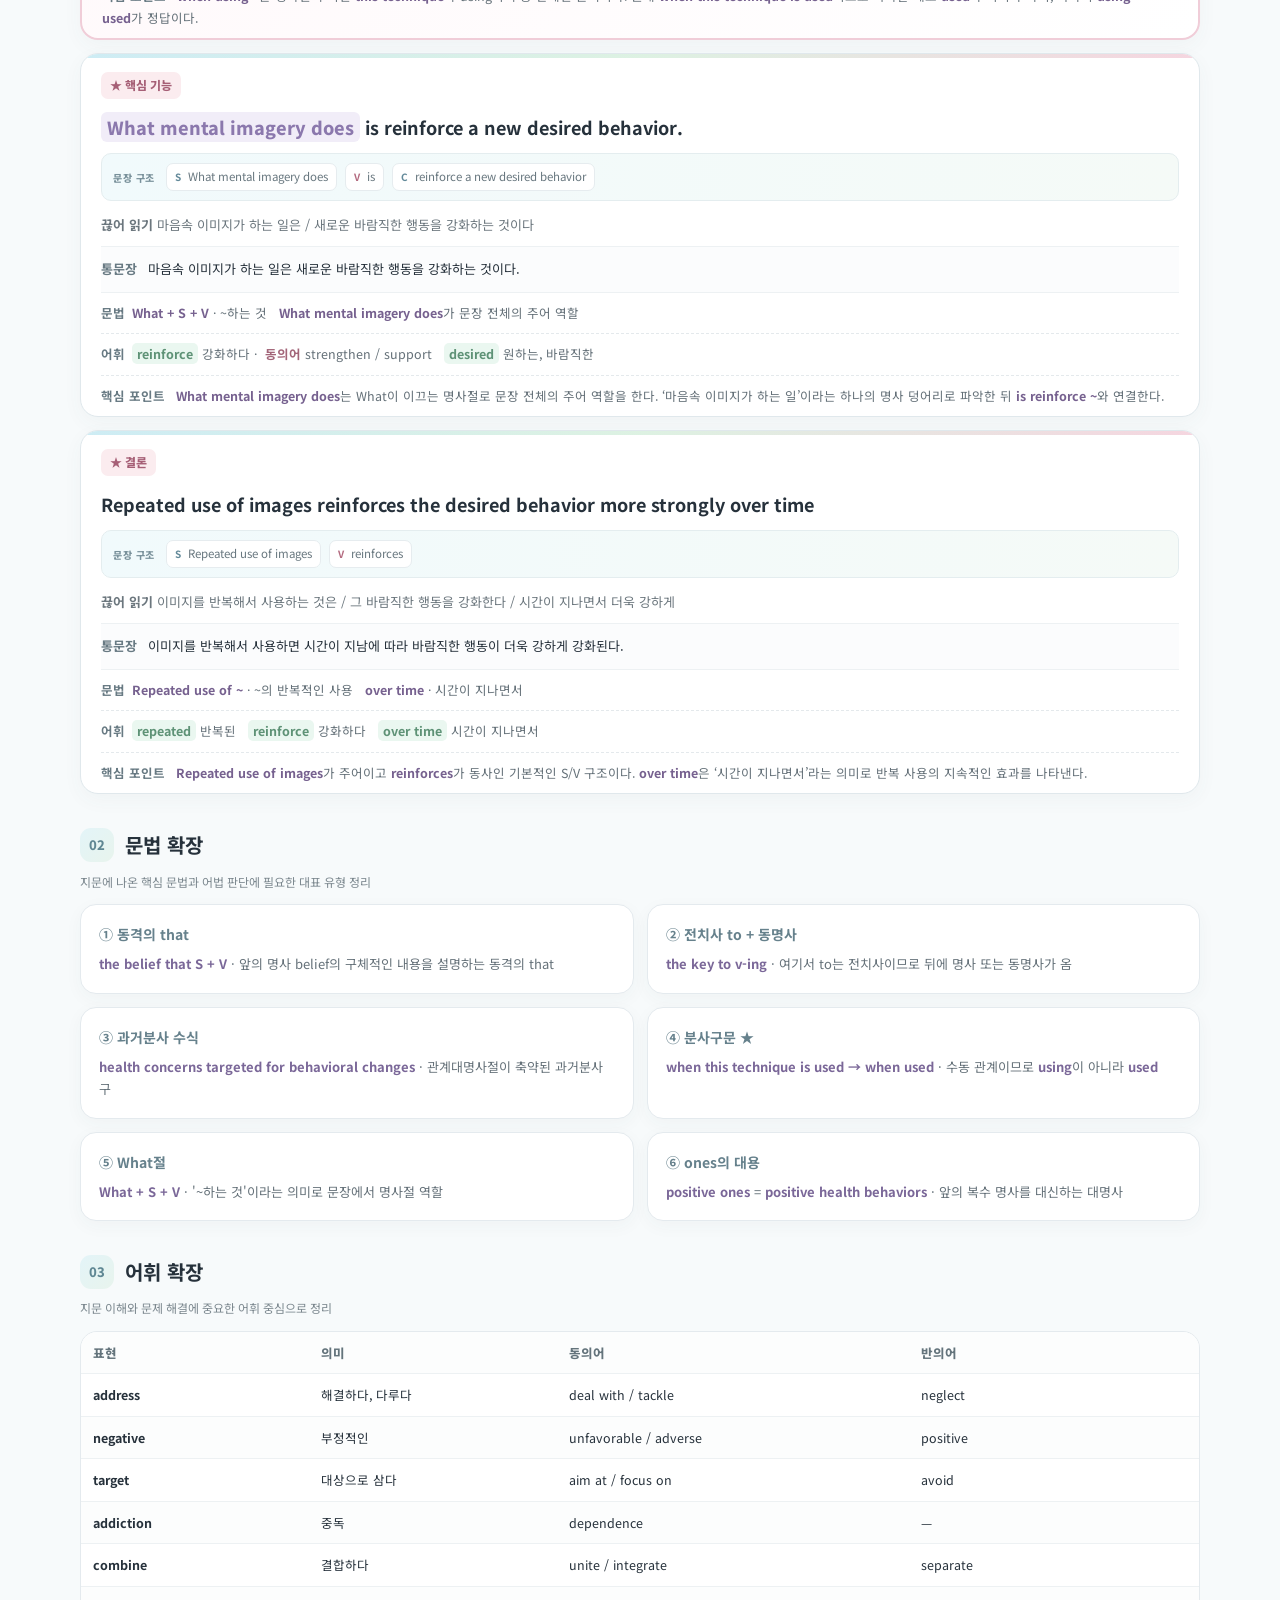
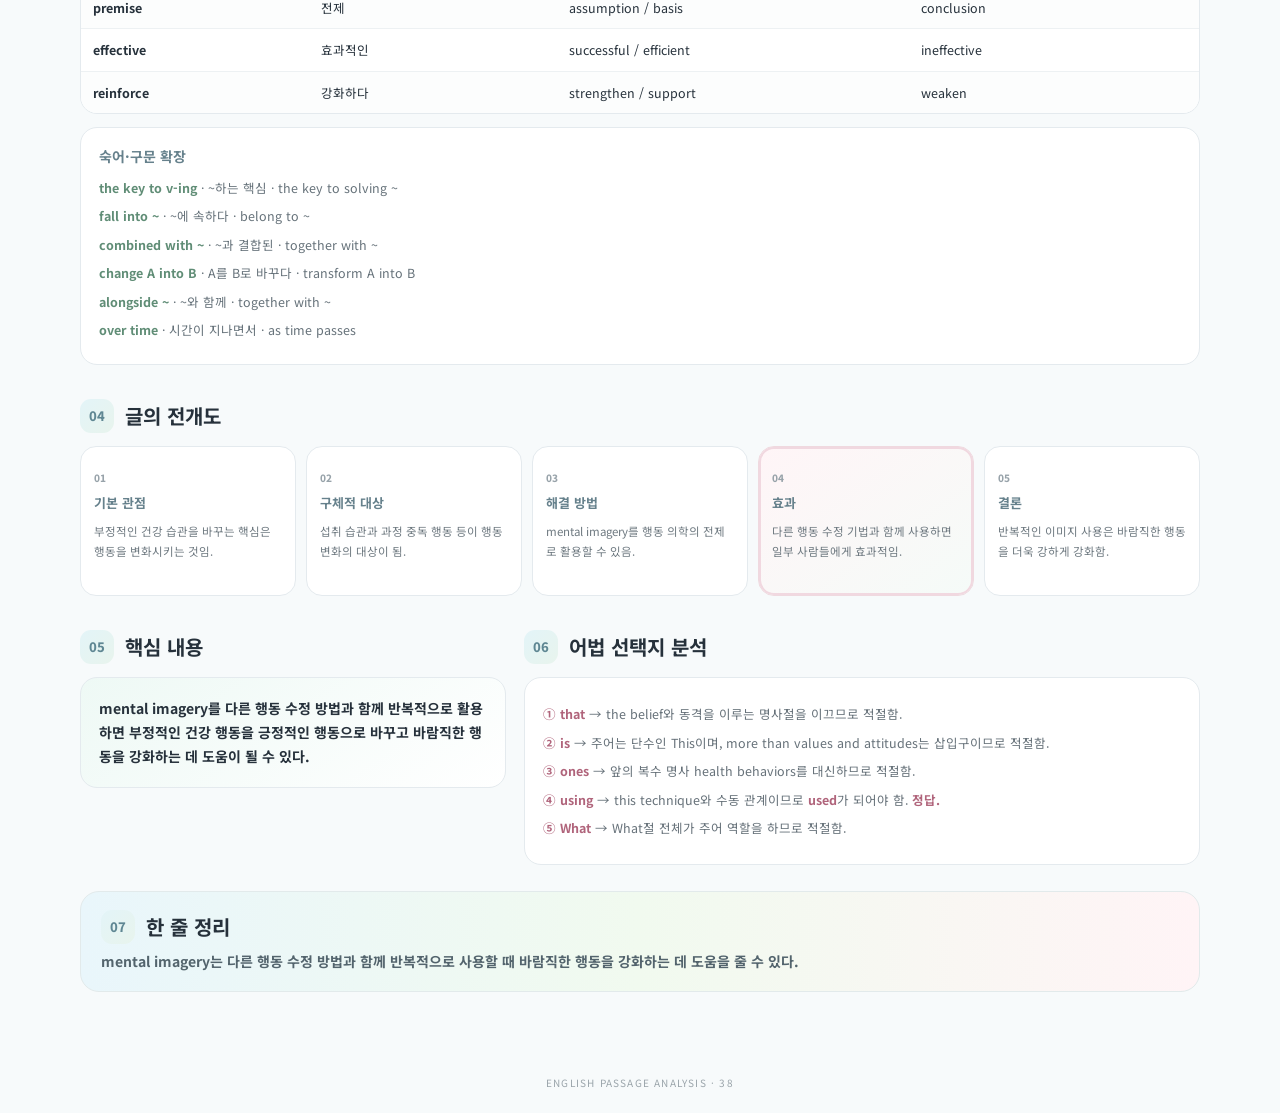
<file: problems/problem-38/index.html>
<!doctype html>
<html lang="ko">
<head>
<meta charset="utf-8">
<meta name="viewport" content="width=device-width, initial-scale=1">
<title>문제-38 | 영어 지문 분석</title>
<link rel="stylesheet" href="style.css">
</head>
<body>
<header class="top">
  <div class="top-inner">
    <div class="brand-mark">E</div>
    <div>
      <div class="brand">ENGLISH PASSAGE ANALYSIS</div>
      <div class="brand-sub">고등 영어 지문 분석 노트</div>
    </div>
    <a class="role" href="../../home/index.html" style="margin-left:auto">문제 목록으로 돌아가기</a>
  </div>
</header>

<main class="page">
  <section class="title-area">
    <div class="number-badge">38</div>
    <div>
      <p class="mini">READING · PASSAGE ANALYSIS</p>
      <h1>문제-38</h1>
      <p class="title-desc">부정적인 건강 습관을 바꾸기 위해서는 행동 변화와 반복적인 강화가 중요하다.</p>
    </div>
  </section>

  <section class="question-card">
    <div class="q-label">문제</div>
    <p>다음 글의 밑줄 친 부분 중, 어법상 틀린 것은?</p>
    <div class="original-passage">
      <p>For years, many psychologists have held strongly to the belief ① <u>that</u> the key to addressing negative health habits is to change behavior. This, more than values and attitudes, ② <u>is</u> the part of personality that is easiest to change. Ingestive habits such as smoking, drinking and various eating behaviors are the most common health concerns targeted for behavioral changes. Process-addiction behaviors (workaholism, shopaholism, and the like) fall into this category as well. Mental imagery combined with power of suggestion was taken up as the premise of behavioral medicine to help people change negative health behaviors into positive ③ <u>ones</u>. Although this technique alone will not produce changes, when ④ <u>using</u> alongside other behavior modification tactics and coping strategies, behavioral changes have proved effective for some people. ⑤ <u>What</u> mental imagery does is reinforce a new desired behavior. Repeated use of images reinforces the desired behavior more strongly over time.</p>
      <div class="original-note">*ingestive (음식) 섭취의 &nbsp; **premise 전제</div>
    </div>
    <div class="answer"><span>정답 ④</span> when this technique is used에서 수동 관계이므로 <u>using</u>은 <u>used</u>로 고쳐야 한다.</div>
  </section>

  <div class="legend">
    <span><i class="lav"></i>핵심 문법·구문</span>
    <span><i class="green"></i>중요 어휘·표현</span>
    <span><i class="sky"></i>구조·섹션</span>
    <span><i class="pink"></i>핵심 주장</span>
  </div>

  <section>
    <div class="section-title"><span>01</span><h2>문장별 분석</h2></div>

    <article class="sentence-card">
      <div class="role">문제 제기</div>
      <p class="english">For years, many psychologists have held strongly to <span class="grammar">the belief that</span> <span class="grammar">the key to addressing</span> negative health habits is to change behavior</p>
      <div class="sv-strip"><span class="sv-label">문장 구조</span><span><b>S</b> many psychologists</span><span><b>V</b> have held</span></div>
      <p class="reading"><b>끊어 읽기</b> 수년 동안 / 많은 심리학자들이 / 그 믿음을 굳게 가지고 있었다 / 부정적인 건강 습관을 해결하는 핵심은 행동을 바꾸는 것이라는</p>
      <div class="translation"><b>통문장</b> 수년 동안 많은 심리학자들이 부정적인 건강 습관을 해결하는 열쇠는 행동을 바꾸는 것이라는 믿음을 굳게 갖고 있었다.</div>
      <div class="info-row"><b>문법</b><strong>the belief that ~</strong> · ~라는 믿음 &nbsp; <strong>the key to v-ing</strong> · ~하는 핵심</div>
      <div class="info-row vocab"><b>어휘</b><strong>psychologist</strong> 심리학자 · <em>동의어</em> scholar / researcher &nbsp; <strong>address</strong> 해결하다, 다루다 · <em>동의어</em> deal with / tackle</div>
    
<div class="info-row"><b>핵심 포인트</b> <strong>the belief that ~</strong>은 <strong>belief</strong>의 구체적인 내용을 설명하는 동격의 that절이다. 또한 <strong>the key to + 동명사</strong>에서 to는 전치사이므로 뒤에 <strong>addressing</strong>과 같은 동명사가 온다.</div>
</article>

    <article class="sentence-card">
      <div class="role background">내용 보충</div>
      <p class="english">This, <span class="grammar">more than values and attitudes</span>, is the part of personality that is easiest to change</p>
      <div class="sv-strip"><span class="sv-label">문장 구조</span><span><b>S</b> This</span><span><b>V</b> is</span></div>
      <p class="reading"><b>끊어 읽기</b> 이것은 / 가치관이나 태도보다 / 성격의 한 부분이다 / 가장 쉽게 바뀌는</p>
      <div class="translation"><b>통문장</b> 이것은 가치관이나 태도보다 가장 쉽게 변화할 수 있는 성격의 한 부분이다.</div>
      <div class="info-row"><b>문법</b><strong>more than ~</strong> · ~보다 더 &nbsp; <strong>the part of personality that ~</strong> · ~하는 성격의 한 부분</div>
      <div class="info-row vocab"><b>어휘</b><strong>value</strong> 가치관 · <strong>attitude</strong> 태도 · <strong>personality</strong> 성격</div>
    
<div class="info-row"><b>핵심 포인트</b> <strong>more than values and attitudes</strong>는 삽입된 비교 표현이므로 주어가 아니다. 실제 주어는 <strong>This</strong>이고 동사는 단수형 <strong>is</strong>가 된다.</div>
</article>

    <article class="sentence-card">
      <div class="role">구체적 사례</div>
      <p class="english">Ingestive habits such as smoking, drinking and various eating behaviors are the most common health concerns <span class="grammar">targeted for behavioral changes</span></p>
      <div class="sv-strip"><span class="sv-label">문장 구조</span><span><b>S</b> Ingestive habits</span><span><b>V</b> are</span></div>
      <p class="reading"><b>끊어 읽기</b> 섭취 습관은 / 흡연, 음주, 다양한 섭식 행동과 같은 / 가장 일반적인 건강 문제이다 / 행동 변화를 대상으로 하는</p>
      <div class="translation"><b>통문장</b> 흡연, 음주, 그리고 다양한 섭식 행동과 같은 섭취 습관은 행동 변화의 대상이 되는 가장 일반적인 건강 문제이다.</div>
      <div class="info-row"><b>문법</b><strong>such as A, B and C</strong> · A, B, C와 같은 &nbsp; <strong>targeted for ~</strong> · ~의 대상으로 삼아진</div>
      <div class="info-row vocab"><b>어휘</b><strong>ingestive</strong> 음식 섭취의 &nbsp; <strong>target</strong> 대상으로 삼다 · <em>동의어</em> aim at / focus on</div>
    
<div class="info-row"><b>핵심 포인트</b> <strong>targeted for behavioral changes</strong>는 앞의 <strong>health concerns</strong>를 수식하는 과거분사구이다. 건강 문제들이 행동 변화의 대상으로 ‘설정된’다는 수동 관계이므로 <strong>targeted</strong>가 사용된다.</div>
</article>

    <article class="sentence-card">
      <div class="role cause">범위 확대</div>
      <p class="english">Process-addiction behaviors (workaholism, shopaholism, and the like) fall into this category as well</p>
      <div class="sv-strip"><span class="sv-label">문장 구조</span><span><b>S</b> Process-addiction behaviors</span><span><b>V</b> fall</span></div>
      <p class="reading"><b>끊어 읽기</b> 과정 중독 행동은 / 일중독, 쇼핑 중독 등 / 이 범주에 속한다 / 또한</p>
      <div class="translation"><b>통문장</b> 과정 중독 행동, 즉 일중독이나 쇼핑 중독 등도 역시 이 범주에 속한다.</div>
      <div class="info-row"><b>문법</b><strong>fall into ~</strong> · ~에 속하다 &nbsp; <strong>as well</strong> · 또한, 역시</div>
      <div class="info-row vocab"><b>어휘</b><strong>workaholism</strong> 일중독 &nbsp; <strong>shopaholism</strong> 쇼핑 중독 &nbsp; <strong>category</strong> 범주</div>
    
<div class="info-row"><b>핵심 포인트</b> <strong>fall into ~</strong>는 ‘~에 속하다’라는 뜻이며 <strong>as well</strong>은 ‘또한, 역시’라는 의미이다. 앞에서 제시한 섭취 습관과 같은 범주에 과정 중독 행동도 포함된다는 내용을 덧붙인다.</div>
</article>

    <article class="sentence-card">
      <div class="role key">★ 해결 방법</div>
      <p class="english">Mental imagery <span class="grammar">combined with power of suggestion</span> was taken up as the premise of behavioral medicine <span class="grammar">to help people change negative health behaviors into positive ones</span></p>
      <div class="sv-strip"><span class="sv-label">문장 구조</span><span><b>S</b> Mental imagery</span><span><b>V</b> was taken up</span></div>
      <p class="reading"><b>끊어 읽기</b> 마음속 이미지는 / 암시의 힘과 결합된 / 행동 의학의 전제로 받아들여졌다 / 사람들이 부정적인 건강 행동을 긍정적인 것으로 바꾸도록 돕기 위해</p>
      <div class="translation"><b>통문장</b> 암시의 힘과 결합된 마음속 이미지는 사람들이 부정적인 건강 행동을 긍정적인 행동으로 바꾸도록 돕는 행동 의학의 전제로 받아들여졌다.</div>
      <div class="info-row"><b>문법</b><strong>combined with ~</strong> · ~과 결합된 &nbsp; <strong>help A (to) v</strong> · A가 ~하도록 돕다 &nbsp; <strong>change A into B</strong> · A를 B로 바꾸다</div>
      <div class="info-row vocab"><b>어휘</b><strong>mental imagery</strong> 마음속 이미지, 심상 &nbsp; <strong>suggestion</strong> 암시 &nbsp; <strong>premise</strong> 전제 · <em>동의어</em> assumption / basis</div>
    
<div class="info-row"><b>핵심 포인트</b> <strong>combined with ~</strong>는 <strong>Mental imagery</strong>를 수식하는 과거분사구이고, <strong>to help people change negative health behaviors into positive ones</strong>은 목적을 나타내는 to부정사구이다. <strong>change A into B</strong>는 ‘A를 B로 바꾸다’라는 구조로, 부정적인 건강 행동을 긍정적인 행동으로 전환한다는 의미를 만든다.</div>
</article>

    <article class="sentence-card main-claim">
      <div class="role key">★ 어법 핵심 / 정답</div>
      <p class="english">Although this technique alone will not produce changes, <span class="grammar">when using</span> alongside other behavior modification tactics and coping strategies, behavioral changes have proved effective for some people.</p>
      <div class="sv-strip"><span class="sv-label">문장 구조</span><span><b>S</b> this technique</span><span><b>V</b> will not produce</span><span><b>S</b> behavioral changes</span><span><b>V</b> have proved</span></div>
      <p class="reading"><b>끊어 읽기</b> 비록 이 기술만으로는 / 변화를 만들어 내지 못하지만 / 다른 행동 수정 기법과 대응 전략과 함께 사용될 때 / 행동 변화는 효과적인 것으로 입증되었다 / 일부 사람들에게</p>
      <div class="translation"><b>통문장</b> 비록 이 기술만으로는 변화를 만들어 내지 못하지만, 다른 행동 수정 기법과 대응 전략과 함께 사용될 때, 행동 변화는 일부 사람들에게 효과적인 것으로 입증되었다.</div>
      <div class="info-row"><b>문법</b><strong>when this technique is used → when used</strong> · 수동 관계의 분사구문이므로 <strong>using → used</strong> &nbsp; <strong>prove effective</strong> · 효과가 있음이 입증되다</div>
      <div class="info-row vocab"><b>어휘</b><strong>technique</strong> 기법 &nbsp; <strong>alongside</strong> ~와 함께 · <em>동의어</em> together with &nbsp; <strong>tactic</strong> 기법, 전략 &nbsp; <strong>coping strategy</strong> 대응 전략</div>
    
<div class="info-row"><b>핵심 포인트</b> <strong>when using ~</strong>은 생략된 주어인 <strong>this technique</strong>과 using이 수동 관계인 문맥이다. 원래 <strong>when this technique is used</strong>이므로 축약할 때도 <strong>used</strong>가 되어야 하며, 따라서 <strong>using → used</strong>가 정답이다.</div>
</article>

    <article class="sentence-card">
      <div class="role key">★ 핵심 기능</div>
      <p class="english"><span class="grammar">What mental imagery does</span> is reinforce a new desired behavior.</p>
      <div class="sv-strip"><span class="sv-label">문장 구조</span><span><b>S</b> What mental imagery does</span><span><b>V</b> is</span><span><b>C</b> reinforce a new desired behavior</span></div>
      <p class="reading"><b>끊어 읽기</b> 마음속 이미지가 하는 일은 / 새로운 바람직한 행동을 강화하는 것이다</p>
      <div class="translation"><b>통문장</b> 마음속 이미지가 하는 일은 새로운 바람직한 행동을 강화하는 것이다.</div>
      <div class="info-row"><b>문법</b><strong>What + S + V</strong> · ~하는 것 &nbsp; <strong>What mental imagery does</strong>가 문장 전체의 주어 역할</div>
      <div class="info-row vocab"><b>어휘</b><strong>reinforce</strong> 강화하다 · <em>동의어</em> strengthen / support &nbsp; <strong>desired</strong> 원하는, 바람직한</div>
    
<div class="info-row"><b>핵심 포인트</b> <strong>What mental imagery does</strong>는 What이 이끄는 명사절로 문장 전체의 주어 역할을 한다. ‘마음속 이미지가 하는 일’이라는 하나의 명사 덩어리로 파악한 뒤 <strong>is reinforce ~</strong>와 연결한다.</div>
</article>

    <article class="sentence-card">
      <div class="role conclusion">★ 결론</div>
      <p class="english">Repeated use of images reinforces the desired behavior more strongly over time</p>
      <div class="sv-strip"><span class="sv-label">문장 구조</span><span><b>S</b> Repeated use of images</span><span><b>V</b> reinforces</span></div>
      <p class="reading"><b>끊어 읽기</b> 이미지를 반복해서 사용하는 것은 / 그 바람직한 행동을 강화한다 / 시간이 지나면서 더욱 강하게</p>
      <div class="translation"><b>통문장</b> 이미지를 반복해서 사용하면 시간이 지남에 따라 바람직한 행동이 더욱 강하게 강화된다.</div>
      <div class="info-row"><b>문법</b><strong>Repeated use of ~</strong> · ~의 반복적인 사용 &nbsp; <strong>over time</strong> · 시간이 지나면서</div>
      <div class="info-row vocab"><b>어휘</b><strong>repeated</strong> 반복된 &nbsp; <strong>reinforce</strong> 강화하다 &nbsp; <strong>over time</strong> 시간이 지나면서</div>
    
<div class="info-row"><b>핵심 포인트</b> <strong>Repeated use of images</strong>가 주어이고 <strong>reinforces</strong>가 동사인 기본적인 S/V 구조이다. <strong>over time</strong>은 ‘시간이 지나면서’라는 의미로 반복 사용의 지속적인 효과를 나타낸다.</div>
</article>
  </section>

  <section>
    <div class="section-title"><span>02</span><h2>문법 확장</h2></div>
    <p class="section-note">지문에 나온 핵심 문법과 어법 판단에 필요한 대표 유형 정리</p>
    <div class="cards">
      <div class="mini-card"><h3>① 동격의 that</h3><p><b>the belief that S + V</b> · 앞의 명사 belief의 구체적인 내용을 설명하는 동격의 that</p></div>
      <div class="mini-card"><h3>② 전치사 to + 동명사</h3><p><b>the key to v-ing</b> · 여기서 to는 전치사이므로 뒤에 명사 또는 동명사가 옴</p></div>
      <div class="mini-card"><h3>③ 과거분사 수식</h3><p><b>health concerns targeted for behavioral changes</b> · 관계대명사절이 축약된 과거분사구</p></div>
      <div class="mini-card"><h3>④ 분사구문 ★</h3><p><b>when this technique is used → when used</b> · 수동 관계이므로 <b>using</b>이 아니라 <b>used</b></p></div>
      <div class="mini-card"><h3>⑤ What절</h3><p><b>What + S + V</b> · '~하는 것'이라는 의미로 문장에서 명사절 역할</p></div>
      <div class="mini-card"><h3>⑥ ones의 대용</h3><p><b>positive ones</b> = <b>positive health behaviors</b> · 앞의 복수 명사를 대신하는 대명사</p></div>
    </div>
  </section>

  <section>
    <div class="section-title"><span>03</span><h2>어휘 확장</h2></div>
    <p class="section-note">지문 이해와 문제 해결에 중요한 어휘 중심으로 정리</p>
    <div class="vocab-panel">
      <div class="vrow head"><span>표현</span><span>의미</span><span>동의어</span><span>반의어</span></div>
      <div class="vrow"><b>address</b><span>해결하다, 다루다</span><span>deal with / tackle</span><span>neglect</span></div>
      <div class="vrow"><b>negative</b><span>부정적인</span><span>unfavorable / adverse</span><span>positive</span></div>
      <div class="vrow"><b>target</b><span>대상으로 삼다</span><span>aim at / focus on</span><span>avoid</span></div>
      <div class="vrow"><b>addiction</b><span>중독</span><span>dependence</span><span>—</span></div>
      <div class="vrow"><b>combine</b><span>결합하다</span><span>unite / integrate</span><span>separate</span></div>
      <div class="vrow"><b>premise</b><span>전제</span><span>assumption / basis</span><span>conclusion</span></div>
      <div class="vrow"><b>effective</b><span>효과적인</span><span>successful / efficient</span><span>ineffective</span></div>
      <div class="vrow"><b>reinforce</b><span>강화하다</span><span>strengthen / support</span><span>weaken</span></div>
    </div>
    <div class="phrase-panel">
      <h3>숙어·구문 확장</h3>
      <p><b>the key to v-ing</b> · ~하는 핵심 · the key to solving ~</p>
      <p><b>fall into ~</b> · ~에 속하다 · belong to ~</p>
      <p><b>combined with ~</b> · ~과 결합된 · together with ~</p>
      <p><b>change A into B</b> · A를 B로 바꾸다 · transform A into B</p>
      <p><b>alongside ~</b> · ~와 함께 · together with ~</p>
      <p><b>over time</b> · 시간이 지나면서 · as time passes</p>
    </div>
  </section>

  <section>
    <div class="section-title"><span>04</span><h2>글의 전개도</h2></div>
    <div class="flow">
      <div><span>01</span><b>기본 관점</b><p>부정적인 건강 습관을 바꾸는 핵심은 행동을 변화시키는 것임.</p></div>
      <div><span>02</span><b>구체적 대상</b><p>섭취 습관과 과정 중독 행동 등이 행동 변화의 대상이 됨.</p></div>
      <div><span>03</span><b>해결 방법</b><p>mental imagery를 행동 의학의 전제로 활용할 수 있음.</p></div>
      <div class="flow-key"><span>04</span><b>효과</b><p>다른 행동 수정 기법과 함께 사용하면 일부 사람들에게 효과적임.</p></div>
      <div><span>05</span><b>결론</b><p>반복적인 이미지 사용은 바람직한 행동을 더욱 강하게 강화함.</p></div>
    </div>
  </section>

  <section class="last-grid">
    <div>
      <div class="section-title"><span>05</span><h2>핵심 내용</h2></div>
      <div class="statement">mental imagery를 다른 행동 수정 방법과 함께 반복적으로 활용하면 부정적인 건강 행동을 긍정적인 행동으로 바꾸고 바람직한 행동을 강화하는 데 도움이 될 수 있다.</div>
    </div>
    <div>
      <div class="section-title"><span>06</span><h2>어법 선택지 분석</h2></div>
      <div class="choices">
        <p><b>① that</b> → the belief와 동격을 이루는 명사절을 이끄므로 적절함.</p>
        <p><b>② is</b> → 주어는 단수인 This이며, more than values and attitudes는 삽입구이므로 적절함.</p>
        <p><b>③ ones</b> → 앞의 복수 명사 health behaviors를 대신하므로 적절함.</p>
        <p><b>④ using</b> → this technique와 수동 관계이므로 <b>used</b>가 되어야 함. <b>정답.</b></p>
        <p><b>⑤ What</b> → What절 전체가 주어 역할을 하므로 적절함.</p>
      </div>
    </div>
  </section>

  <section class="one-line">
    <div class="section-title"><span>07</span><h2>한 줄 정리</h2></div>
    <p>mental imagery는 다른 행동 수정 방법과 함께 반복적으로 사용할 때 바람직한 행동을 강화하는 데 도움을 줄 수 있다.</p>
  </section>
</main>

<footer>ENGLISH PASSAGE ANALYSIS · 38</footer>
</body>
</html>
</file>
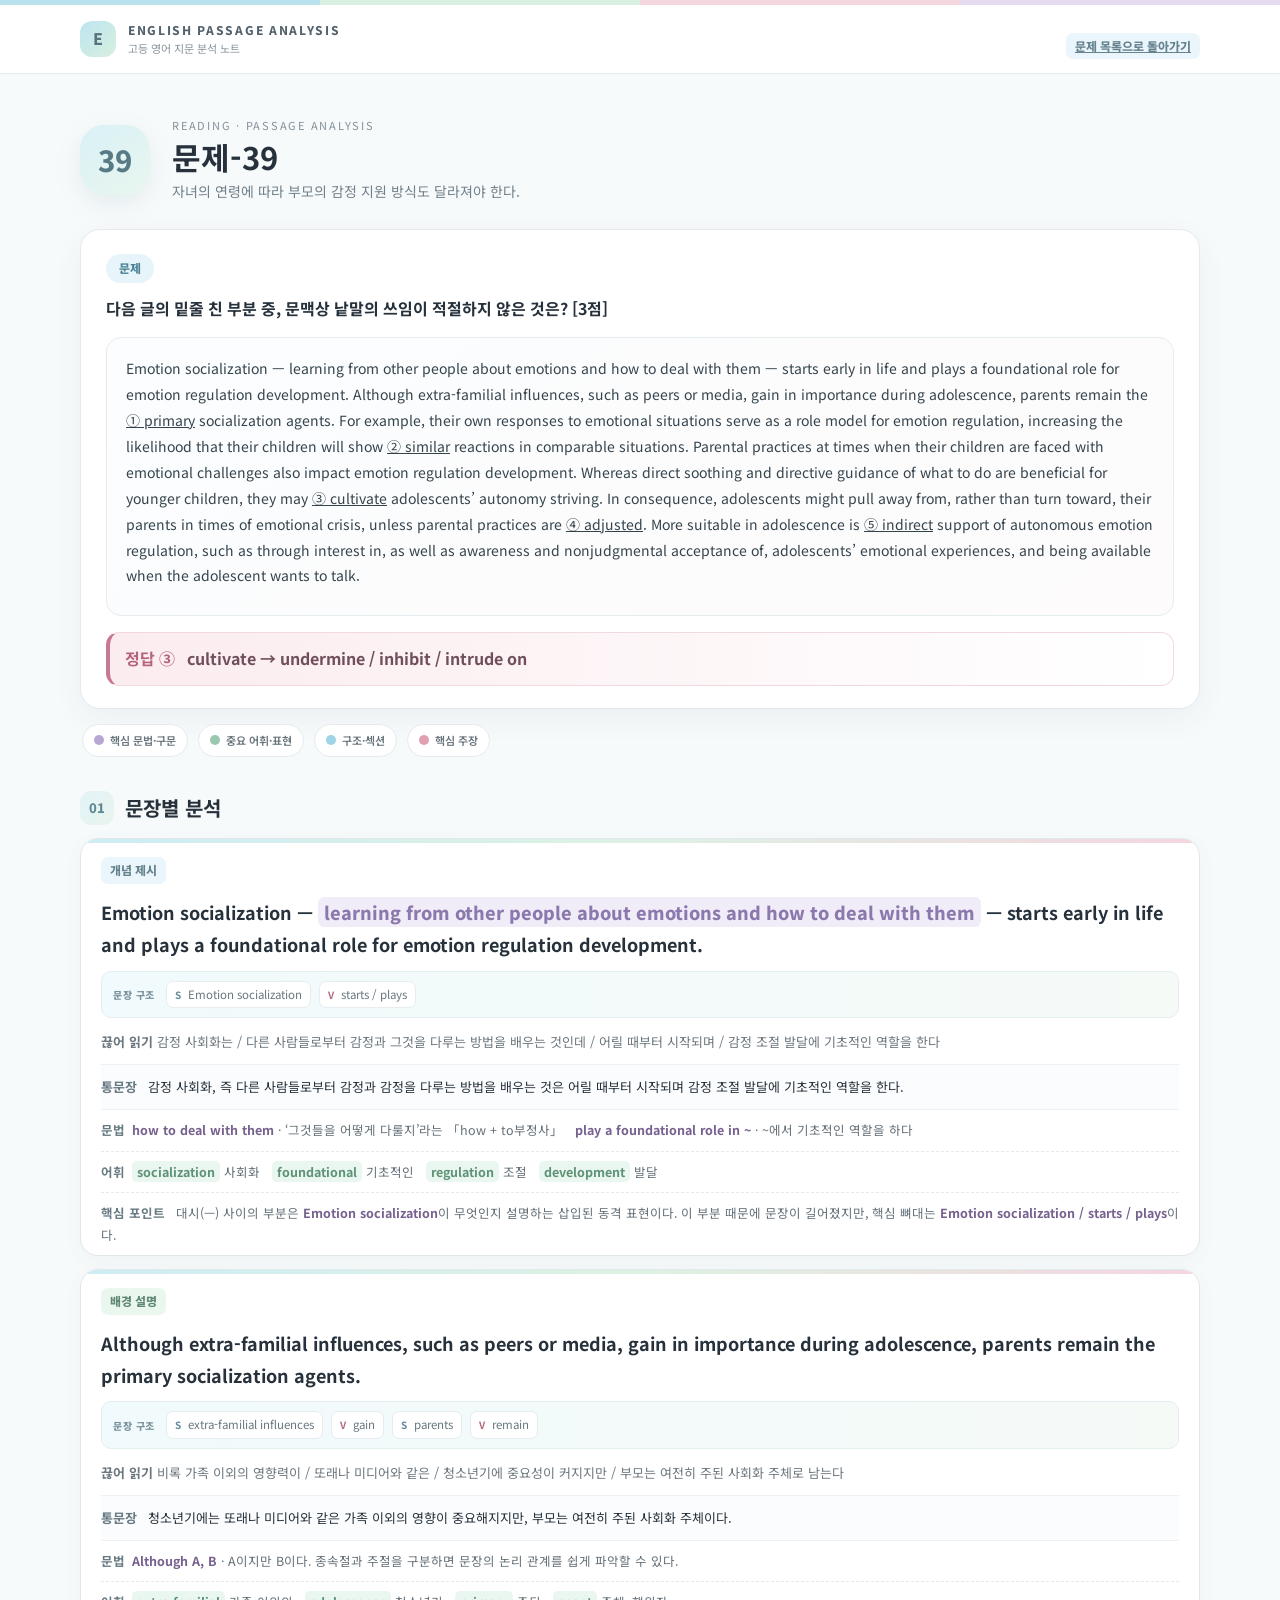
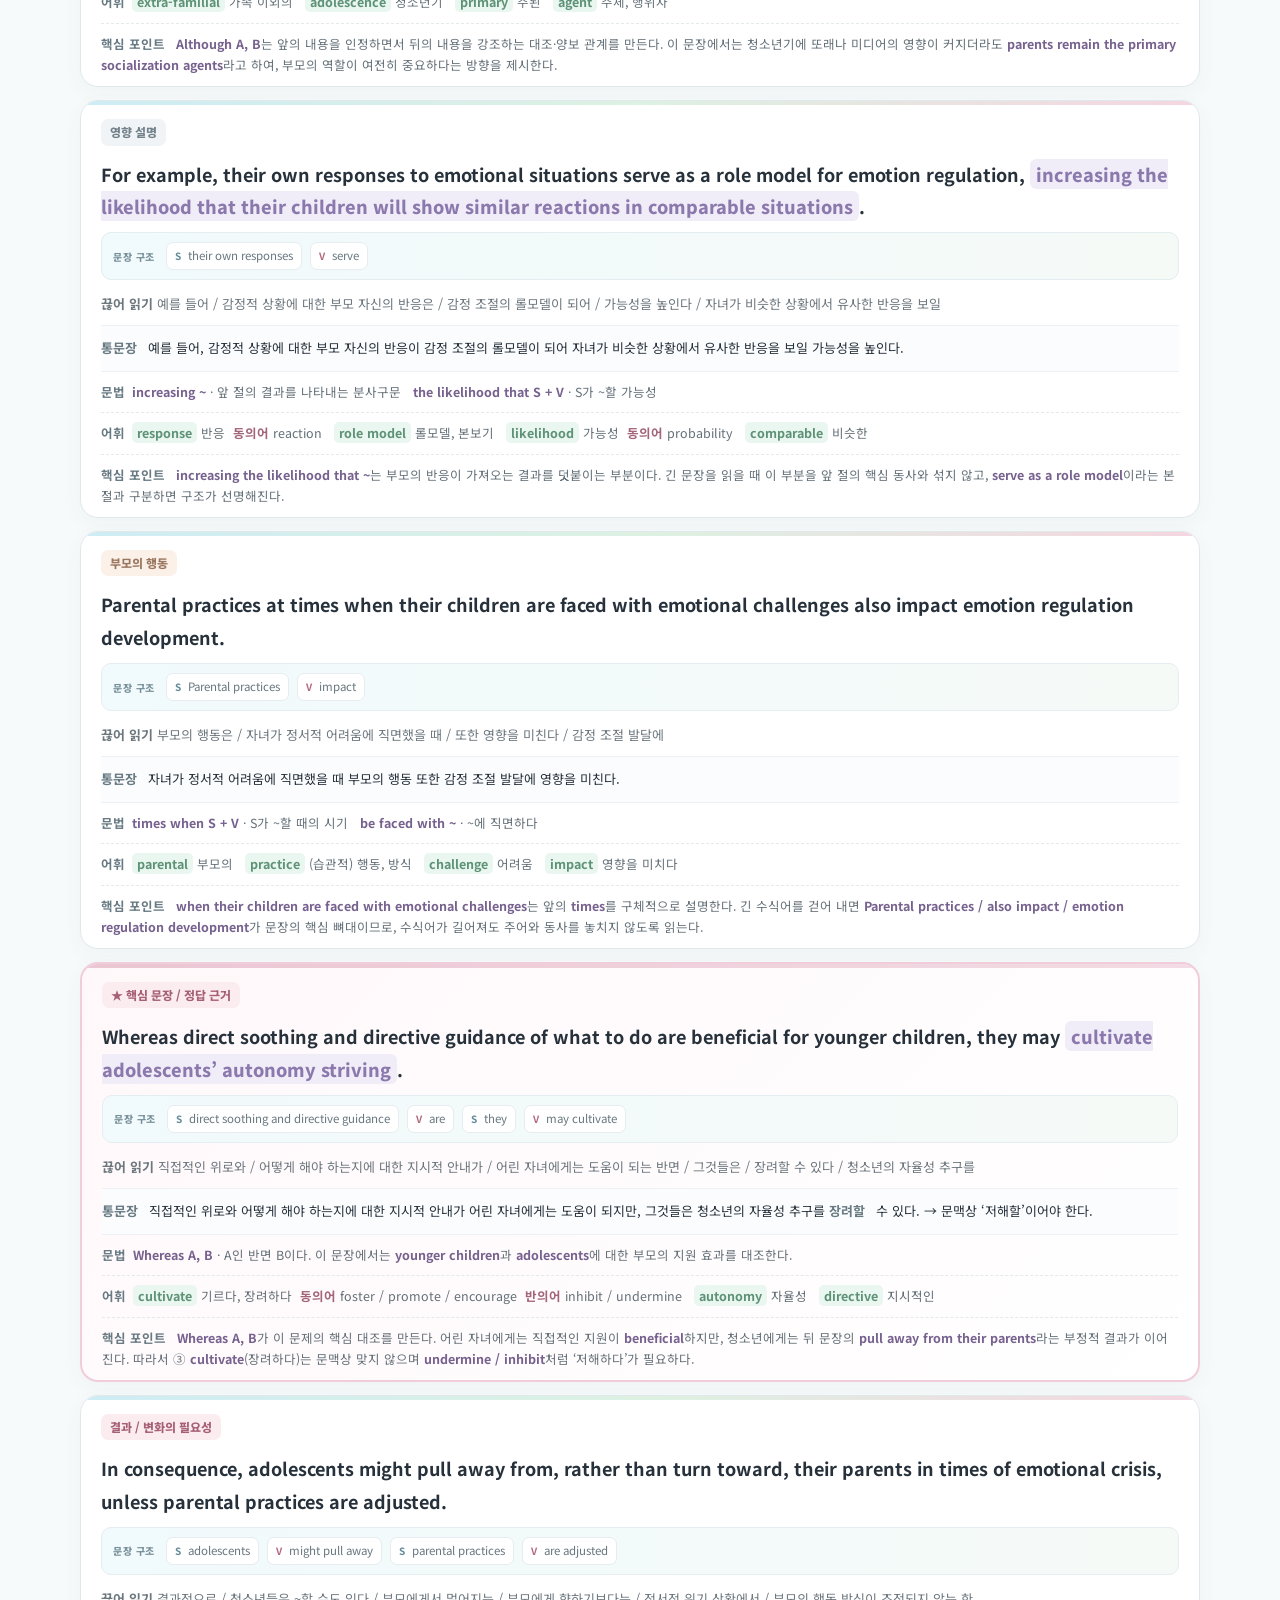
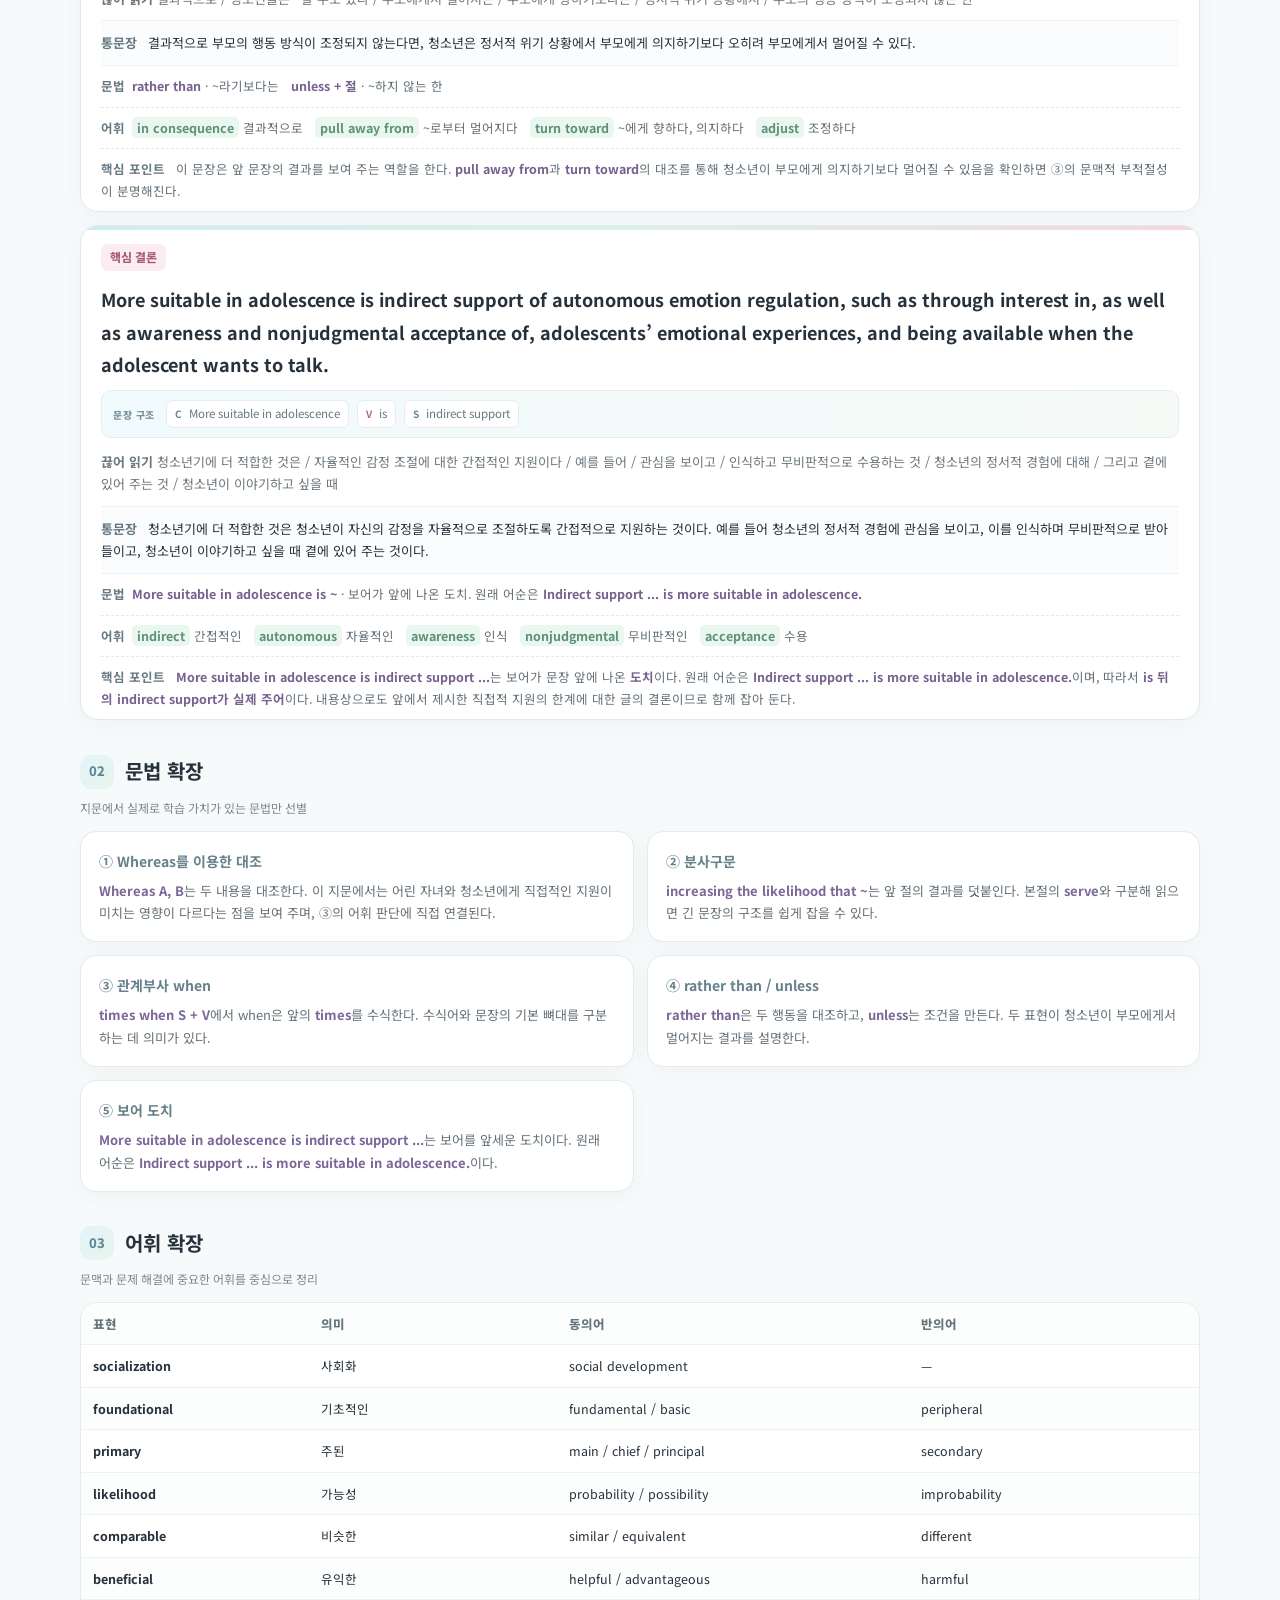
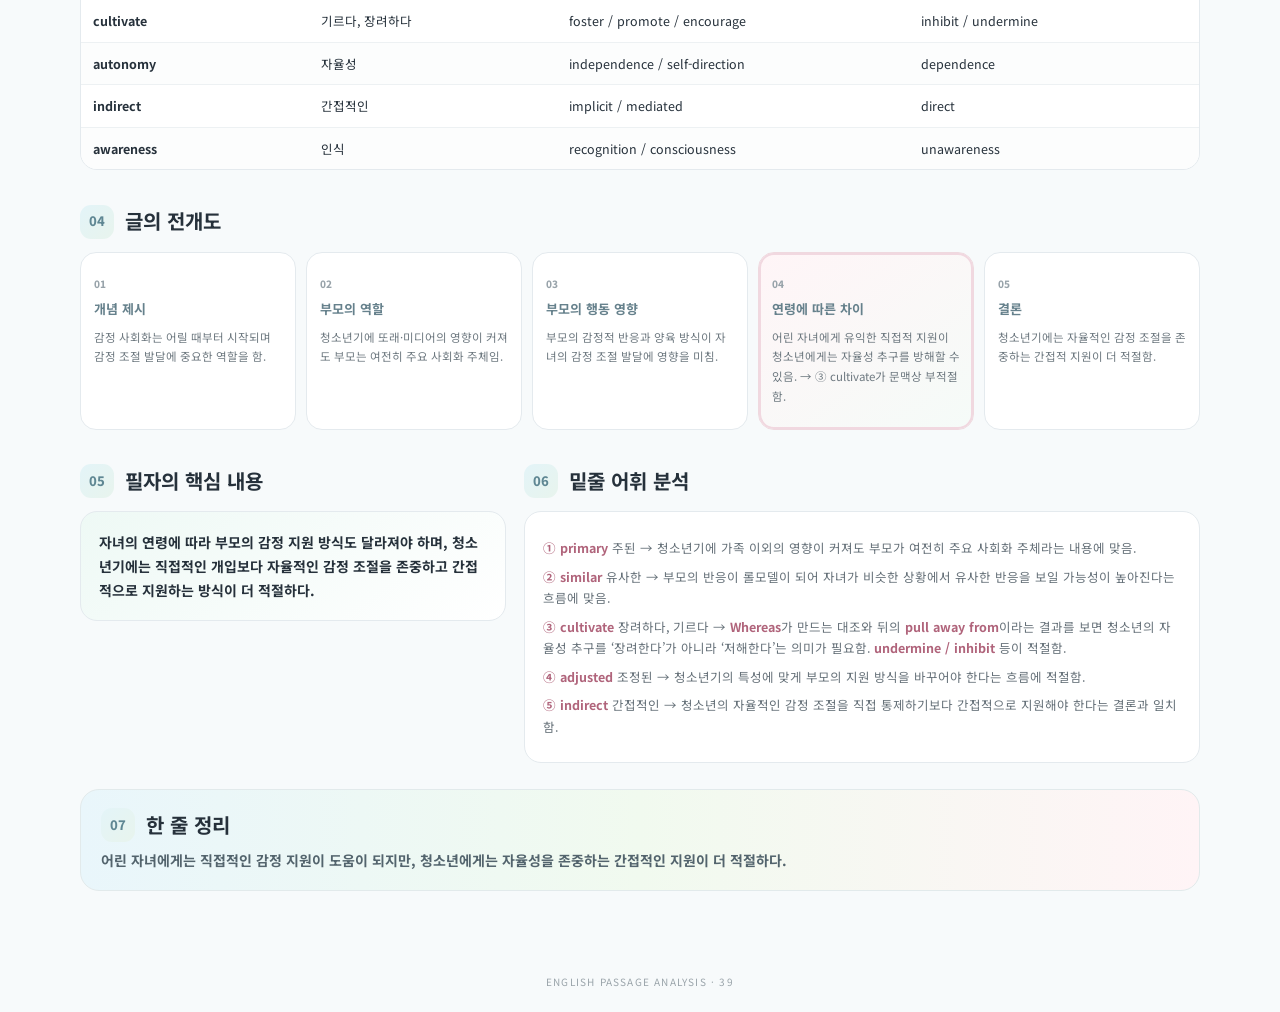
<file: problems/problem-39/index.html>
<!doctype html>
<html lang="ko">
<head>
<meta charset="utf-8">
<meta name="viewport" content="width=device-width, initial-scale=1">
<title>문제-39 | 영어 지문 분석</title>
<link rel="stylesheet" href="style.css">
</head>
<body>
<header class="top">
  <div class="top-inner">
    <div class="brand-mark">E</div>
    <div>
      <div class="brand">ENGLISH PASSAGE ANALYSIS</div>
      <div class="brand-sub">고등 영어 지문 분석 노트</div>
    </div>
    <a class="role" href="../../home/index.html" style="margin-left:auto">문제 목록으로 돌아가기</a>
  </div>
</header>

<main class="page">
  <section class="title-area">
    <div class="number-badge">39</div>
    <div>
      <p class="mini">READING · PASSAGE ANALYSIS</p>
      <h1>문제-39</h1>
      <p class="title-desc">자녀의 연령에 따라 부모의 감정 지원 방식도 달라져야 한다.</p>
    </div>
  </section>

  <section class="question-card">
    <div class="q-label">문제</div>
    <p>다음 글의 밑줄 친 부분 중, 문맥상 낱말의 쓰임이 적절하지 않은 것은? [3점]</p>
    <div class="original-passage">
      <p>Emotion socialization — learning from other people about emotions and how to deal with them — starts early in life and plays a foundational role for emotion regulation development. Although extra-familial influences, such as peers or media, gain in importance during adolescence, parents remain the <u>① primary</u> socialization agents. For example, their own responses to emotional situations serve as a role model for emotion regulation, increasing the likelihood that their children will show <u>② similar</u> reactions in comparable situations. Parental practices at times when their children are faced with emotional challenges also impact emotion regulation development. Whereas direct soothing and directive guidance of what to do are beneficial for younger children, they may <u>③ cultivate</u> adolescents’ autonomy striving. In consequence, adolescents might pull away from, rather than turn toward, their parents in times of emotional crisis, unless parental practices are <u>④ adjusted</u>. More suitable in adolescence is <u>⑤ indirect</u> support of autonomous emotion regulation, such as through interest in, as well as awareness and nonjudgmental acceptance of, adolescents’ emotional experiences, and being available when the adolescent wants to talk.</p>
    </div>
    <div class="answer"><span>정답 ③</span> cultivate → undermine / inhibit / intrude on</div>
  </section>

  <div class="legend">
    <span><i class="lav"></i>핵심 문법·구문</span>
    <span><i class="green"></i>중요 어휘·표현</span>
    <span><i class="sky"></i>구조·섹션</span>
    <span><i class="pink"></i>핵심 주장</span>
  </div>

  <section>
    <div class="section-title"><span>01</span><h2>문장별 분석</h2></div>

    <article class="sentence-card">
      <div class="role">개념 제시</div>
      <p class="english">Emotion socialization — <span class="grammar">learning from other people about emotions and how to deal with them</span> — starts early in life and plays a foundational role for emotion regulation development.</p>
      <div class="sv-strip"><span class="sv-label">문장 구조</span><span><b>S</b> Emotion socialization</span><span><b>V</b> starts / plays</span></div>
      <p class="reading"><b>끊어 읽기</b> 감정 사회화는 / 다른 사람들로부터 감정과 그것을 다루는 방법을 배우는 것인데 / 어릴 때부터 시작되며 / 감정 조절 발달에 기초적인 역할을 한다</p>
      <div class="translation"><b>통문장</b> 감정 사회화, 즉 다른 사람들로부터 감정과 감정을 다루는 방법을 배우는 것은 어릴 때부터 시작되며 감정 조절 발달에 기초적인 역할을 한다.</div>
      <div class="info-row"><b>문법</b><strong>how to deal with them</strong> · ‘그것들을 어떻게 다룰지’라는 「how + to부정사」 &nbsp; <strong>play a foundational role in ~</strong> · ~에서 기초적인 역할을 하다</div>
      <div class="info-row vocab"><b>어휘</b><strong>socialization</strong> 사회화 &nbsp; <strong>foundational</strong> 기초적인 &nbsp; <strong>regulation</strong> 조절 &nbsp; <strong>development</strong> 발달</div>
      <div class="info-row"><b>핵심 포인트</b> 대시(—) 사이의 부분은 <strong>Emotion socialization</strong>이 무엇인지 설명하는 삽입된 동격 표현이다. 이 부분 때문에 문장이 길어졌지만, 핵심 뼈대는 <strong>Emotion socialization / starts / plays</strong>이다.</div>
    </article>

    <article class="sentence-card">
      <div class="role cause">배경 설명</div>
      <p class="english">Although extra-familial influences, such as peers or media, gain in importance during adolescence, parents remain the primary socialization agents.</p>
      <div class="sv-strip"><span class="sv-label">문장 구조</span><span><b>S</b> extra-familial influences</span><span><b>V</b> gain</span><span><b>S</b> parents</span><span><b>V</b> remain</span></div>
      <p class="reading"><b>끊어 읽기</b> 비록 가족 이외의 영향력이 / 또래나 미디어와 같은 / 청소년기에 중요성이 커지지만 / 부모는 여전히 주된 사회화 주체로 남는다</p>
      <div class="translation"><b>통문장</b> 청소년기에는 또래나 미디어와 같은 가족 이외의 영향이 중요해지지만, 부모는 여전히 주된 사회화 주체이다.</div>
      <div class="info-row"><b>문법</b><strong>Although A, B</strong> · A이지만 B이다. 종속절과 주절을 구분하면 문장의 논리 관계를 쉽게 파악할 수 있다.</div>
      <div class="info-row vocab"><b>어휘</b><strong>extra-familial</strong> 가족 이외의 &nbsp; <strong>adolescence</strong> 청소년기 &nbsp; <strong>primary</strong> 주된 &nbsp; <strong>agent</strong> 주체, 행위자</div>
      <div class="info-row"><b>핵심 포인트</b> <strong>Although A, B</strong>는 앞의 내용을 인정하면서 뒤의 내용을 강조하는 대조·양보 관계를 만든다. 이 문장에서는 청소년기에 또래나 미디어의 영향이 커지더라도 <strong>parents remain the primary socialization agents</strong>라고 하여, 부모의 역할이 여전히 중요하다는 방향을 제시한다.</div>
    </article>

    <article class="sentence-card">
      <div class="role background">영향 설명</div>
      <p class="english">For example, their own responses to emotional situations serve as a role model for emotion regulation, <span class="grammar">increasing the likelihood that their children will show similar reactions in comparable situations</span>.</p>
      <div class="sv-strip"><span class="sv-label">문장 구조</span><span><b>S</b> their own responses</span><span><b>V</b> serve</span></div>
      <p class="reading"><b>끊어 읽기</b> 예를 들어 / 감정적 상황에 대한 부모 자신의 반응은 / 감정 조절의 롤모델이 되어 / 가능성을 높인다 / 자녀가 비슷한 상황에서 유사한 반응을 보일</p>
      <div class="translation"><b>통문장</b> 예를 들어, 감정적 상황에 대한 부모 자신의 반응이 감정 조절의 롤모델이 되어 자녀가 비슷한 상황에서 유사한 반응을 보일 가능성을 높인다.</div>
      <div class="info-row"><b>문법</b><strong>increasing ~</strong> · 앞 절의 결과를 나타내는 분사구문 &nbsp; <strong>the likelihood that S + V</strong> · S가 ~할 가능성</div>
      <div class="info-row vocab"><b>어휘</b><strong>response</strong> 반응 <em>동의어</em> reaction &nbsp; <strong>role model</strong> 롤모델, 본보기 &nbsp; <strong>likelihood</strong> 가능성 <em>동의어</em> probability &nbsp; <strong>comparable</strong> 비슷한</div>
      <div class="info-row"><b>핵심 포인트</b> <strong>increasing the likelihood that ~</strong>는 부모의 반응이 가져오는 결과를 덧붙이는 부분이다. 긴 문장을 읽을 때 이 부분을 앞 절의 핵심 동사와 섞지 않고, <strong>serve as a role model</strong>이라는 본절과 구분하면 구조가 선명해진다.</div>
    </article>

    <article class="sentence-card">
      <div class="role problem">부모의 행동</div>
      <p class="english">Parental practices at times when their children are faced with emotional challenges also impact emotion regulation development.</p>
      <div class="sv-strip"><span class="sv-label">문장 구조</span><span><b>S</b> Parental practices</span><span><b>V</b> impact</span></div>
      <p class="reading"><b>끊어 읽기</b> 부모의 행동은 / 자녀가 정서적 어려움에 직면했을 때 / 또한 영향을 미친다 / 감정 조절 발달에</p>
      <div class="translation"><b>통문장</b> 자녀가 정서적 어려움에 직면했을 때 부모의 행동 또한 감정 조절 발달에 영향을 미친다.</div>
      <div class="info-row"><b>문법</b><strong>times when S + V</strong> · S가 ~할 때의 시기 &nbsp; <strong>be faced with ~</strong> · ~에 직면하다</div>
      <div class="info-row vocab"><b>어휘</b><strong>parental</strong> 부모의 &nbsp; <strong>practice</strong> (습관적) 행동, 방식 &nbsp; <strong>challenge</strong> 어려움 &nbsp; <strong>impact</strong> 영향을 미치다</div>
      <div class="info-row"><b>핵심 포인트</b> <strong>when their children are faced with emotional challenges</strong>는 앞의 <strong>times</strong>를 구체적으로 설명한다. 긴 수식어를 걷어 내면 <strong>Parental practices / also impact / emotion regulation development</strong>가 문장의 핵심 뼈대이므로, 수식어가 길어져도 주어와 동사를 놓치지 않도록 읽는다.</div>
    </article>

    <article class="sentence-card main-claim">
      <div class="role key">★ 핵심 문장 / 정답 근거</div>
      <p class="english">Whereas direct soothing and directive guidance of what to do are beneficial for younger children, they may <span class="grammar">cultivate adolescents’ autonomy striving</span>.</p>
      <div class="sv-strip"><span class="sv-label">문장 구조</span><span><b>S</b> direct soothing and directive guidance</span><span><b>V</b> are</span><span><b>S</b> they</span><span><b>V</b> may cultivate</span></div>
      <p class="reading"><b>끊어 읽기</b> 직접적인 위로와 / 어떻게 해야 하는지에 대한 지시적 안내가 / 어린 자녀에게는 도움이 되는 반면 / 그것들은 / 장려할 수 있다 / 청소년의 자율성 추구를</p>
      <div class="translation"><b>통문장</b> 직접적인 위로와 어떻게 해야 하는지에 대한 지시적 안내가 어린 자녀에게는 도움이 되지만, 그것들은 청소년의 자율성 추구를 <b>장려할</b> 수 있다. → 문맥상 ‘저해할’이어야 한다.</div>
      <div class="info-row"><b>문법</b><strong>Whereas A, B</strong> · A인 반면 B이다. 이 문장에서는 <strong>younger children</strong>과 <strong>adolescents</strong>에 대한 부모의 지원 효과를 대조한다.</div>
      <div class="info-row vocab"><b>어휘</b><strong>cultivate</strong> 기르다, 장려하다 <em>동의어</em> foster / promote / encourage <em>반의어</em> inhibit / undermine &nbsp; <strong>autonomy</strong> 자율성 &nbsp; <strong>directive</strong> 지시적인</div>
      <div class="info-row"><b>핵심 포인트</b> <strong>Whereas A, B</strong>가 이 문제의 핵심 대조를 만든다. 어린 자녀에게는 직접적인 지원이 <strong>beneficial</strong>하지만, 청소년에게는 뒤 문장의 <strong>pull away from their parents</strong>라는 부정적 결과가 이어진다. 따라서 ③ <strong>cultivate</strong>(장려하다)는 문맥상 맞지 않으며 <strong>undermine / inhibit</strong>처럼 ‘저해하다’가 필요하다.</div>
    </article>

    <article class="sentence-card">
      <div class="role conclusion">결과 / 변화의 필요성</div>
      <p class="english">In consequence, adolescents might pull away from, rather than turn toward, their parents in times of emotional crisis, unless parental practices are adjusted.</p>
      <div class="sv-strip"><span class="sv-label">문장 구조</span><span><b>S</b> adolescents</span><span><b>V</b> might pull away</span><span><b>S</b> parental practices</span><span><b>V</b> are adjusted</span></div>
      <p class="reading"><b>끊어 읽기</b> 결과적으로 / 청소년들은 ~할 수도 있다 / 부모에게서 멀어지는 / 부모에게 향하기보다는 / 정서적 위기 상황에서 / 부모의 행동 방식이 조정되지 않는 한</p>
      <div class="translation"><b>통문장</b> 결과적으로 부모의 행동 방식이 조정되지 않는다면, 청소년은 정서적 위기 상황에서 부모에게 의지하기보다 오히려 부모에게서 멀어질 수 있다.</div>
      <div class="info-row"><b>문법</b><strong>rather than</strong> · ~라기보다는 &nbsp; <strong>unless + 절</strong> · ~하지 않는 한</div>
      <div class="info-row vocab"><b>어휘</b><strong>in consequence</strong> 결과적으로 &nbsp; <strong>pull away from</strong> ~로부터 멀어지다 &nbsp; <strong>turn toward</strong> ~에게 향하다, 의지하다 &nbsp; <strong>adjust</strong> 조정하다</div>
      <div class="info-row"><b>핵심 포인트</b> 이 문장은 앞 문장의 결과를 보여 주는 역할을 한다. <strong>pull away from</strong>과 <strong>turn toward</strong>의 대조를 통해 청소년이 부모에게 의지하기보다 멀어질 수 있음을 확인하면 ③의 문맥적 부적절성이 분명해진다.</div>
    </article>

    <article class="sentence-card">
      <div class="role key">핵심 결론</div>
      <p class="english">More suitable in adolescence is indirect support of autonomous emotion regulation, such as through interest in, as well as awareness and nonjudgmental acceptance of, adolescents’ emotional experiences, and being available when the adolescent wants to talk.</p>
      <div class="sv-strip"><span class="sv-label">문장 구조</span><span><b>C</b> More suitable in adolescence</span><span><b>V</b> is</span><span><b>S</b> indirect support</span></div>
      <p class="reading"><b>끊어 읽기</b> 청소년기에 더 적합한 것은 / 자율적인 감정 조절에 대한 간접적인 지원이다 / 예를 들어 / 관심을 보이고 / 인식하고 무비판적으로 수용하는 것 / 청소년의 정서적 경험에 대해 / 그리고 곁에 있어 주는 것 / 청소년이 이야기하고 싶을 때</p>
      <div class="translation"><b>통문장</b> 청소년기에 더 적합한 것은 청소년이 자신의 감정을 자율적으로 조절하도록 간접적으로 지원하는 것이다. 예를 들어 청소년의 정서적 경험에 관심을 보이고, 이를 인식하며 무비판적으로 받아들이고, 청소년이 이야기하고 싶을 때 곁에 있어 주는 것이다.</div>
      <div class="info-row"><b>문법</b><strong>More suitable in adolescence is ~</strong> · 보어가 앞에 나온 도치. 원래 어순은 <strong>Indirect support ... is more suitable in adolescence.</strong></div>
      <div class="info-row vocab"><b>어휘</b><strong>indirect</strong> 간접적인 &nbsp; <strong>autonomous</strong> 자율적인 &nbsp; <strong>awareness</strong> 인식 &nbsp; <strong>nonjudgmental</strong> 무비판적인 &nbsp; <strong>acceptance</strong> 수용</div>
      <div class="info-row"><b>핵심 포인트</b> <strong>More suitable in adolescence is indirect support ...</strong>는 보어가 문장 앞에 나온 <strong>도치</strong>이다. 원래 어순은 <strong>Indirect support ... is more suitable in adolescence.</strong>이며, 따라서 <strong>is 뒤의 indirect support가 실제 주어</strong>이다. 내용상으로도 앞에서 제시한 직접적 지원의 한계에 대한 글의 결론이므로 함께 잡아 둔다.</div>
    </article>
  </section>

  <section>
    <div class="section-title"><span>02</span><h2>문법 확장</h2></div>
    <p class="section-note">지문에서 실제로 학습 가치가 있는 문법만 선별</p>
    <div class="cards">
      <div class="mini-card"><h3>① Whereas를 이용한 대조</h3><p><b>Whereas A, B</b>는 두 내용을 대조한다. 이 지문에서는 어린 자녀와 청소년에게 직접적인 지원이 미치는 영향이 다르다는 점을 보여 주며, ③의 어휘 판단에 직접 연결된다.</p></div>
      <div class="mini-card"><h3>② 분사구문</h3><p><b>increasing the likelihood that ~</b>는 앞 절의 결과를 덧붙인다. 본절의 <b>serve</b>와 구분해 읽으면 긴 문장의 구조를 쉽게 잡을 수 있다.</p></div>
      <div class="mini-card"><h3>③ 관계부사 when</h3><p><b>times when S + V</b>에서 when은 앞의 <b>times</b>를 수식한다. 수식어와 문장의 기본 뼈대를 구분하는 데 의미가 있다.</p></div>
      <div class="mini-card"><h3>④ rather than / unless</h3><p><b>rather than</b>은 두 행동을 대조하고, <b>unless</b>는 조건을 만든다. 두 표현이 청소년이 부모에게서 멀어지는 결과를 설명한다.</p></div>
      <div class="mini-card"><h3>⑤ 보어 도치</h3><p><b>More suitable in adolescence is indirect support ...</b>는 보어를 앞세운 도치이다. 원래 어순은 <b>Indirect support ... is more suitable in adolescence.</b>이다.</p></div>
    </div>
  </section>

  <section>
    <div class="section-title"><span>03</span><h2>어휘 확장</h2></div>
    <p class="section-note">문맥과 문제 해결에 중요한 어휘를 중심으로 정리</p>
    <div class="vocab-panel">
      <div class="vrow head"><span>표현</span><span>의미</span><span>동의어</span><span>반의어</span></div>
      <div class="vrow"><b>socialization</b><span>사회화</span><span>social development</span><span>—</span></div>
      <div class="vrow"><b>foundational</b><span>기초적인</span><span>fundamental / basic</span><span>peripheral</span></div>
      <div class="vrow"><b>primary</b><span>주된</span><span>main / chief / principal</span><span>secondary</span></div>
      <div class="vrow"><b>likelihood</b><span>가능성</span><span>probability / possibility</span><span>improbability</span></div>
      <div class="vrow"><b>comparable</b><span>비슷한</span><span>similar / equivalent</span><span>different</span></div>
      <div class="vrow"><b>beneficial</b><span>유익한</span><span>helpful / advantageous</span><span>harmful</span></div>
      <div class="vrow"><b>cultivate</b><span>기르다, 장려하다</span><span>foster / promote / encourage</span><span>inhibit / undermine</span></div>
      <div class="vrow"><b>autonomy</b><span>자율성</span><span>independence / self-direction</span><span>dependence</span></div>
      <div class="vrow"><b>indirect</b><span>간접적인</span><span>implicit / mediated</span><span>direct</span></div>
      <div class="vrow"><b>awareness</b><span>인식</span><span>recognition / consciousness</span><span>unawareness</span></div>
    </div>
  </section>

  <section>
    <div class="section-title"><span>04</span><h2>글의 전개도</h2></div>
    <div class="flow">
      <div><span>01</span><b>개념 제시</b><p>감정 사회화는 어릴 때부터 시작되며 감정 조절 발달에 중요한 역할을 함.</p></div>
      <div><span>02</span><b>부모의 역할</b><p>청소년기에 또래·미디어의 영향이 커져도 부모는 여전히 주요 사회화 주체임.</p></div>
      <div><span>03</span><b>부모의 행동 영향</b><p>부모의 감정적 반응과 양육 방식이 자녀의 감정 조절 발달에 영향을 미침.</p></div>
      <div class="flow-key"><span>04</span><b>연령에 따른 차이</b><p>어린 자녀에게 유익한 직접적 지원이 청소년에게는 자율성 추구를 방해할 수 있음. → ③ cultivate가 문맥상 부적절함.</p></div>
      <div><span>05</span><b>결론</b><p>청소년기에는 자율적인 감정 조절을 존중하는 간접적 지원이 더 적절함.</p></div>
    </div>
  </section>

  <section class="last-grid">
    <div>
      <div class="section-title"><span>05</span><h2>필자의 핵심 내용</h2></div>
      <div class="statement">자녀의 연령에 따라 부모의 감정 지원 방식도 달라져야 하며, 청소년기에는 직접적인 개입보다 자율적인 감정 조절을 존중하고 간접적으로 지원하는 방식이 더 적절하다.</div>
    </div>
    <div>
      <div class="section-title"><span>06</span><h2>밑줄 어휘 분석</h2></div>
      <div class="choices">
        <p><b>① primary</b> 주된 → 청소년기에 가족 이외의 영향이 커져도 부모가 여전히 주요 사회화 주체라는 내용에 맞음.</p>
        <p><b>② similar</b> 유사한 → 부모의 반응이 롤모델이 되어 자녀가 비슷한 상황에서 유사한 반응을 보일 가능성이 높아진다는 흐름에 맞음.</p>
        <p><b>③ cultivate</b> 장려하다, 기르다 → <b>Whereas</b>가 만드는 대조와 뒤의 <b>pull away from</b>이라는 결과를 보면 청소년의 자율성 추구를 ‘장려한다’가 아니라 ‘저해한다’는 의미가 필요함. <b>undermine / inhibit</b> 등이 적절함.</p>
        <p><b>④ adjusted</b> 조정된 → 청소년기의 특성에 맞게 부모의 지원 방식을 바꾸어야 한다는 흐름에 적절함.</p>
        <p><b>⑤ indirect</b> 간접적인 → 청소년의 자율적인 감정 조절을 직접 통제하기보다 간접적으로 지원해야 한다는 결론과 일치함.</p>
      </div>
    </div>
  </section>

  <section class="one-line">
    <div class="section-title"><span>07</span><h2>한 줄 정리</h2></div>
    <p>어린 자녀에게는 직접적인 감정 지원이 도움이 되지만, 청소년에게는 자율성을 존중하는 간접적인 지원이 더 적절하다.</p>
  </section>
</main>

<footer>ENGLISH PASSAGE ANALYSIS · 39</footer>
</body>
</html>
</file>
<file: home/style.css>
:root {
  color: #1e293b;
  background: #f8fafc;
  font-family: "Noto Sans KR", "Malgun Gothic", Arial, sans-serif;
}

* { box-sizing: border-box; }

body {
  margin: 0;
  min-width: 320px;
}

.site-shell {
  width: min(960px, calc(100% - 40px));
  margin: 0 auto;
  padding: 80px 0;
}

.hero {
  padding: 52px;
  color: #fff;
  background: linear-gradient(135deg, #1e3a5f, #3b82a0);
  border-radius: 20px;
  box-shadow: 0 18px 45px rgba(30, 58, 95, .18);
}

.eyebrow {
  margin: 0 0 12px;
  color: #64748b;
  font-size: .76rem;
  font-weight: 800;
  letter-spacing: .12em;
}

.hero .eyebrow { color: #c7e7f2; }

h1, h2, p { margin-top: 0; }

h1 {
  margin-bottom: 12px;
  font-size: clamp(2rem, 5vw, 3.2rem);
  letter-spacing: -.05em;
}

.subtitle {
  margin-bottom: 0;
  color: #e0f2fe;
  font-size: 1.1rem;
}

.problem-section { padding: 56px 8px 0; }

.section-heading {
  display: flex;
  align-items: end;
  justify-content: space-between;
  gap: 20px;
  margin-bottom: 20px;
}

.section-heading .eyebrow { margin-bottom: 8px; }

h2 {
  margin-bottom: 0;
  font-size: 1.7rem;
  letter-spacing: -.04em;
}

.problem-count {
  margin-bottom: 4px;
  color: #64748b;
  font-size: .9rem;
}

.problem-list {
  display: grid;
  grid-template-columns: repeat(3, minmax(0, 1fr));
  gap: 16px;
}

.problem-card {
  display: flex;
  min-height: 168px;
  flex-direction: column;
  padding: 24px;
  color: inherit;
  background: #fff;
  border: 1px solid #e2e8f0;
  border-radius: 14px;
  box-shadow: 0 4px 14px rgba(15, 23, 42, .04);
  text-decoration: none;
  transition: transform .18s ease, border-color .18s ease, box-shadow .18s ease;
}

.problem-card:hover,
.problem-card:focus-visible {
  border-color: #38bdf8;
  box-shadow: 0 12px 24px rgba(14, 116, 144, .12);
  outline: none;
  transform: translateY(-3px);
}

.problem-number {
  color: #0369a1;
  font-size: .86rem;
  font-weight: 800;
}

.problem-title {
  margin-top: 12px;
  font-size: 1.06rem;
  font-weight: 700;
  line-height: 1.5;
}

.open-label {
  margin-top: auto;
  padding-top: 20px;
  color: #475569;
  font-size: .88rem;
  font-weight: 700;
}

.empty-message { color: #64748b; }

@media (max-width: 720px) {
  .site-shell { width: min(100% - 32px, 960px); padding: 32px 0 52px; }
  .hero { padding: 36px 28px; border-radius: 16px; }
  .problem-section { padding-top: 40px; }
  .problem-list { grid-template-columns: 1fr; }
}
</file>
<file: master-template/style.css>
@import url('https://fonts.googleapis.com/css2?family=Noto+Sans+KR:wght@400;500;600;700;800&display=swap');
:root{
--ink:#26313b;--muted:#69747d;--line:#e4eaee;--paper:#ffffff;--bg:#f7fafb;
--sky:#5c9fbd;--sky-soft:#e7f5fa;--pink:#c97891;--pink-soft:#fbecef;
--lav:#8b78ad;--lav-soft:#f1edf8;--green:#6da789;--green-soft:#eaf7f0;
--mint:#e8f6ef;--blue:#eaf6fb;
}
*{box-sizing:border-box}
html{scroll-behavior:smooth}
body{margin:0;background:var(--bg);color:var(--ink);font-family:"Noto Sans KR","Malgun Gothic",sans-serif;line-height:1.72}
body:before{content:"";display:block;height:5px;background:linear-gradient(90deg,#b9e2ef 0 25%,#d8f0df 25% 50%,#f4d6df 50% 75%,#e6dcf2 75% 100%)}
.top{background:rgba(255,255,255,.92);border-bottom:1px solid var(--line);position:sticky;top:0;z-index:10;backdrop-filter:blur(10px)}
.top-inner{width:min(1120px,calc(100% - 34px));margin:auto;height:68px;display:flex;align-items:center;gap:12px}
.brand-mark{width:36px;height:36px;border-radius:12px;background:linear-gradient(135deg,#bde5f0,#d7efdf);display:grid;place-items:center;font-weight:800;color:#58727e}
.brand{font-size:12px;letter-spacing:.14em;font-weight:800;color:#53626d}
.brand-sub{font-size:11px;color:#89949c;margin-top:-2px}
.page{width:min(1120px,calc(100% - 34px));margin:auto;padding:42px 0 60px}
.title-area{display:flex;align-items:center;gap:22px;margin-bottom:26px}
.number-badge{width:70px;height:70px;border-radius:24px;background:linear-gradient(145deg,#d9f1f7,#e9f6ee);display:grid;place-items:center;font-size:29px;font-weight:800;color:#587a86;box-shadow:0 8px 24px rgba(93,137,151,.12)}
.mini{font-size:11px;letter-spacing:.16em;color:#84919a;margin:0}
h1{font-size:31px;line-height:1.2;margin:3px 0 4px}
.title-desc{margin:0;color:#71808a;font-size:14px}
.question-card{background:var(--paper);border:1px solid var(--line);border-radius:20px;padding:23px 25px;box-shadow:0 10px 30px rgba(52,75,87,.055)}
.q-label{display:inline-flex;padding:4px 13px;border-radius:99px;background:var(--sky-soft);color:#4d8197;font-weight:800;font-size:12px}
.question-card>p{font-weight:700;margin:12px 0}
.answer{background:linear-gradient(90deg,var(--pink-soft),#fff);border:1px solid #f2d9e0;border-radius:13px;padding:12px 15px;font-weight:700;color:#704f5b}
.answer span{display:inline-block;color:#b5637d;margin-right:8px}
.legend{display:flex;flex-wrap:wrap;gap:10px;margin:15px 2px 34px}
.legend span{background:#fff;border:1px solid var(--line);border-radius:99px;padding:6px 11px;font-size:11px;color:#66737b}
.legend i{display:inline-block;width:9px;height:9px;border-radius:50%;margin-right:6px}
.sky{background:#9ed4e5}.pink{background:#e1a0b2}.lav{background:#b8a7d2}.green{background:#9ac8ae}
.section-title{display:flex;align-items:center;gap:11px;margin:34px 0 13px}
.section-title>span{width:34px;height:34px;border-radius:11px;display:grid;place-items:center;background:#eef7f8;color:#618b99;font-weight:800;font-size:13px}
.section-title h2{margin:0;font-size:20px}
.section-note{font-size:12px;color:#7b878e;margin:-4px 0 12px}
.sentence-card{background:var(--paper);border:1px solid var(--line);border-radius:18px;margin:13px 0;overflow:hidden;box-shadow:0 5px 22px rgba(54,78,89,.045)}
.sentence-card>div,.sentence-card>p{margin-left:20px;margin-right:20px}
.role{display:inline-block;margin-top:18px;margin-bottom:4px;color:#67838f;font-size:12px;font-weight:800;background:var(--blue);padding:3px 9px;border-radius:7px}
.role.cause{background:#eaf7ef;color:#608873}.role.background{background:#f0f4f6;color:#72818a}.role.problem{background:#fbf1e9;color:#9a765e}.role.key,.role.conclusion{background:var(--pink-soft);color:#a65f76}
.english{font-size:18px;font-weight:700;line-height:1.8;margin-top:8px!important;margin-bottom:10px!important}
.english span{transition:.15s}
.subject{color:var(--sky);font-weight:800}.verb{color:var(--pink);font-weight:800}.grammar{color:var(--lav);font-weight:800}.english .green-word{color:#639778}
.reading{font-size:13px;color:#6c777e;margin-bottom:10px!important}
.subject-text{color:var(--sky);font-weight:700}.verb-text{color:var(--pink);font-weight:700}.grammar-text{color:var(--lav);font-weight:700}
.translation{background:#fbfcfd;border-top:1px solid #edf1f3;border-bottom:1px solid #edf1f3;padding-top:11px!important;padding-bottom:11px!important;font-size:13px}
.translation b,.info-row>b{color:#687a83;margin-right:7px}
.info-row{font-size:12.5px;color:#647078;padding-top:9px;padding-bottom:10px;border-bottom:1px dashed #e4e9ec}
.info-row:last-child{border-bottom:0}
.info-row strong{color:#76618f}.info-row em{font-style:normal;color:#a36579;font-weight:700;margin-left:4px}
.info-row.vocab strong{color:#5e9276}
.main-claim{background:linear-gradient(135deg,#fff,#fffafa);border:1.5px solid #efd8df;box-shadow:0 10px 30px rgba(196,115,139,.08)}
.cards{display:grid;grid-template-columns:repeat(2,minmax(0,1fr));gap:13px}
.mini-card{background:#fff;border:1px solid var(--line);border-radius:16px;padding:17px 18px;box-shadow:0 5px 18px rgba(54,78,89,.04)}
.mini-card h3{font-size:14px;margin:0 0 7px;color:#66818c}.mini-card p{font-size:13px;margin:0;color:#657179}.mini-card b{color:#7a6798}
.vocab-panel{background:#fff;border:1px solid var(--line);border-radius:17px;overflow:hidden}
.vrow{display:grid;grid-template-columns:1.1fr 1.2fr 1.7fr 1.4fr;border-top:1px solid #edf1f3;font-size:12.5px}
.vrow:first-child{border-top:0}.vrow>*{padding:10px 12px}.vrow.head{background:linear-gradient(90deg,#e8f6fb,#eff9f3,#fdf0f3);color:#64747c;font-weight:800;border:0}.vrow:nth-child(odd){background:#fcfdfd}
.phrase-panel{margin-top:13px;background:#fff;border:1px solid var(--line);border-radius:17px;padding:16px 18px}.phrase-panel h3{font-size:14px;margin:0 0 8px;color:#66818c}.phrase-panel p{font-size:12.5px;margin:7px 0;color:#66727a}.phrase-panel b{color:#608d76}
.flow{display:grid;grid-template-columns:repeat(5,1fr);gap:10px}
.flow>div{background:#fff;border:1px solid var(--line);border-radius:16px;padding:15px 13px;min-height:150px}
.flow>div>span{font-size:10px;color:#98a3aa;font-weight:800}.flow b{display:block;font-size:13px;margin-top:3px;color:#66818c}.flow p{font-size:11.5px;color:#6e7980;margin:7px 0}.flow-key{background:linear-gradient(145deg,#fff5f7,#f5fbf8)!important;border-color:#efd9df!important}
.last-grid{display:grid;grid-template-columns:.85fr 1.35fr;gap:18px}
.statement,.choices{background:#fff;border:1px solid var(--line);border-radius:17px;padding:18px}
.statement{font-size:14px;font-weight:700;background:linear-gradient(145deg,#eef9f5,#fff)}
.choices p{font-size:12.5px;margin:7px 0;color:#667179}.choices b{color:#b0647b}
.one-line{margin-top:26px;background:linear-gradient(90deg,#e9f6fb,#f1faef,#fff4f6);border:1px solid #e2eaeb;border-radius:19px;padding:18px 20px}.one-line .section-title{margin:0 0 5px}.one-line p{margin:0;font-size:14px;font-weight:700;color:#53646d}
footer{text-align:center;padding:22px;color:#9aa4aa;font-size:10px;letter-spacing:.12em}
@media(max-width:850px){.flow{grid-template-columns:repeat(2,1fr)}.last-grid{grid-template-columns:1fr}}
@media(max-width:650px){.page{padding-top:28px}.title-area{gap:14px}.number-badge{width:58px;height:58px;border-radius:19px}.cards{grid-template-columns:1fr}.english{font-size:16px}.vocab-panel{overflow-x:auto}.vrow{min-width:720px}.flow{grid-template-columns:1fr}.top-inner{height:58px}.brand-sub{display:none}}

/* V3 MASTER VISUAL TUNING */
.sentence-card{position:relative;border-color:#e0e8ec;box-shadow:0 6px 20px rgba(67,91,103,.045)}
.sentence-card:before{content:"";display:block;height:4px;background:linear-gradient(90deg,#c8eaf3,#d9f0df,#f4d1dc);opacity:.9}
.sentence-card .role{margin-top:14px}
.english .subject{background:var(--sky-soft);padding:1px 4px;border-radius:5px}
.english .verb{background:var(--pink-soft);padding:1px 4px;border-radius:5px}
.english .grammar{background:var(--lav-soft);padding:1px 4px;border-radius:5px}
.info-row.vocab strong{background:var(--green-soft);padding:1px 5px;border-radius:5px}
.main-claim{border:2px solid #f0cdd8;background:linear-gradient(135deg,#fff8fa,#ffffff)}
.main-claim:before{background:linear-gradient(90deg,#e8c0ce,#f1d8e1)}
.legend{justify-content:flex-start}
.legend span{font-weight:600}
.legend i{width:10px;height:10px}
.section-title>span{background:linear-gradient(135deg,#e3f4f8,#e8f4ed);color:#5f8793}
.answer{border-left:4px solid var(--pink)}
.flow-key{box-shadow:inset 0 0 0 2px #f1d8e0}

/* V4: S/V structure strip */
.sv-strip{display:flex;align-items:center;flex-wrap:wrap;gap:8px;margin:4px 20px 12px;padding:9px 11px;background:linear-gradient(90deg,#f1fafc,#f5faf7);border:1px solid #e4edef;border-radius:10px;font-size:11.5px;color:#68777f}
.sv-strip .sv-label{font-size:10px;font-weight:800;letter-spacing:.05em;color:#78909a;margin-right:3px}
.sv-strip span:not(.sv-label){background:#fff;border:1px solid #e6ecef;border-radius:7px;padding:3px 8px}
.sv-strip b{font-size:10px;color:#628999;margin-right:4px}
.sv-strip span:nth-child(3) b,.sv-strip span:nth-child(5) b{color:#b36a7f}
@media(max-width:650px){.sv-strip{gap:5px}.sv-strip span:not(.sv-label){padding:3px 6px}}

/* V5: clean sentence text + only key learning chunks are highlighted */
.english .subject,
.english .verb{color:inherit;background:none;padding:0;border-radius:0;font-weight:inherit}
.english .grammar{background:var(--lav-soft);color:var(--lav);padding:2px 6px;border-radius:6px;font-weight:800}
.original-passage{margin-top:15px;padding:18px 19px;background:linear-gradient(145deg,#fbfdfe,#fdfbfc);border:1px solid #e4ecef;border-radius:15px;color:#34434c;font-size:14px;line-height:1.85}
.original-passage p{margin:0 0 10px}
.original-passage p:last-of-type{margin-bottom:8px}
.original-note{font-size:11px;color:#87939a;border-top:1px dashed #e1e7ea;padding-top:9px}
.question-card{padding-bottom:22px}
.question-card .answer{margin-top:16px}

/* V6: 끊어 읽기에서도 S/V 색상 제거 */
.reading .subject-text,
.reading .verb-text,
.reading .grammar-text{color:inherit;font-weight:inherit}
</file>
<file: problems/problem-33/style.css>
@import url('https://fonts.googleapis.com/css2?family=Noto+Sans+KR:wght@400;500;600;700;800&display=swap');
:root{
--ink:#26313b;--muted:#69747d;--line:#e4eaee;--paper:#ffffff;--bg:#f7fafb;
--sky:#5c9fbd;--sky-soft:#e7f5fa;--pink:#c97891;--pink-soft:#fbecef;
--lav:#8b78ad;--lav-soft:#f1edf8;--green:#6da789;--green-soft:#eaf7f0;
--mint:#e8f6ef;--blue:#eaf6fb;
}
*{box-sizing:border-box}
html{scroll-behavior:smooth}
body{margin:0;background:var(--bg);color:var(--ink);font-family:"Noto Sans KR","Malgun Gothic",sans-serif;line-height:1.72}
body:before{content:"";display:block;height:5px;background:linear-gradient(90deg,#b9e2ef 0 25%,#d8f0df 25% 50%,#f4d6df 50% 75%,#e6dcf2 75% 100%)}
.top{background:rgba(255,255,255,.92);border-bottom:1px solid var(--line);position:sticky;top:0;z-index:10;backdrop-filter:blur(10px)}
.top-inner{width:min(1120px,calc(100% - 34px));margin:auto;height:68px;display:flex;align-items:center;gap:12px}
.brand-mark{width:36px;height:36px;border-radius:12px;background:linear-gradient(135deg,#bde5f0,#d7efdf);display:grid;place-items:center;font-weight:800;color:#58727e}
.brand{font-size:12px;letter-spacing:.14em;font-weight:800;color:#53626d}
.brand-sub{font-size:11px;color:#89949c;margin-top:-2px}
.page{width:min(1120px,calc(100% - 34px));margin:auto;padding:42px 0 60px}
.title-area{display:flex;align-items:center;gap:22px;margin-bottom:26px}
.number-badge{width:70px;height:70px;border-radius:24px;background:linear-gradient(145deg,#d9f1f7,#e9f6ee);display:grid;place-items:center;font-size:29px;font-weight:800;color:#587a86;box-shadow:0 8px 24px rgba(93,137,151,.12)}
.mini{font-size:11px;letter-spacing:.16em;color:#84919a;margin:0}
h1{font-size:31px;line-height:1.2;margin:3px 0 4px}
.title-desc{margin:0;color:#71808a;font-size:14px}
.question-card{background:var(--paper);border:1px solid var(--line);border-radius:20px;padding:23px 25px;box-shadow:0 10px 30px rgba(52,75,87,.055)}
.q-label{display:inline-flex;padding:4px 13px;border-radius:99px;background:var(--sky-soft);color:#4d8197;font-weight:800;font-size:12px}
.question-card>p{font-weight:700;margin:12px 0}
.answer{background:linear-gradient(90deg,var(--pink-soft),#fff);border:1px solid #f2d9e0;border-radius:13px;padding:12px 15px;font-weight:700;color:#704f5b}
.answer span{display:inline-block;color:#b5637d;margin-right:8px}
.legend{display:flex;flex-wrap:wrap;gap:10px;margin:15px 2px 34px}
.legend span{background:#fff;border:1px solid var(--line);border-radius:99px;padding:6px 11px;font-size:11px;color:#66737b}
.legend i{display:inline-block;width:9px;height:9px;border-radius:50%;margin-right:6px}
.sky{background:#9ed4e5}.pink{background:#e1a0b2}.lav{background:#b8a7d2}.green{background:#9ac8ae}
.section-title{display:flex;align-items:center;gap:11px;margin:34px 0 13px}
.section-title>span{width:34px;height:34px;border-radius:11px;display:grid;place-items:center;background:#eef7f8;color:#618b99;font-weight:800;font-size:13px}
.section-title h2{margin:0;font-size:20px}
.section-note{font-size:12px;color:#7b878e;margin:-4px 0 12px}
.sentence-card{background:var(--paper);border:1px solid var(--line);border-radius:18px;margin:13px 0;overflow:hidden;box-shadow:0 5px 22px rgba(54,78,89,.045)}
.sentence-card>div,.sentence-card>p{margin-left:20px;margin-right:20px}
.role{display:inline-block;margin-top:18px;margin-bottom:4px;color:#67838f;font-size:12px;font-weight:800;background:var(--blue);padding:3px 9px;border-radius:7px}
.role.cause{background:#eaf7ef;color:#608873}.role.background{background:#f0f4f6;color:#72818a}.role.problem{background:#fbf1e9;color:#9a765e}.role.key,.role.conclusion{background:var(--pink-soft);color:#a65f76}
.english{font-size:18px;font-weight:700;line-height:1.8;margin-top:8px!important;margin-bottom:10px!important}
.english span{transition:.15s}
.subject{color:var(--sky);font-weight:800}.verb{color:var(--pink);font-weight:800}.grammar{color:var(--lav);font-weight:800}.english .green-word{color:#639778}
.reading{font-size:13px;color:#6c777e;margin-bottom:10px!important}
.subject-text{color:var(--sky);font-weight:700}.verb-text{color:var(--pink);font-weight:700}.grammar-text{color:var(--lav);font-weight:700}
.translation{background:#fbfcfd;border-top:1px solid #edf1f3;border-bottom:1px solid #edf1f3;padding-top:11px!important;padding-bottom:11px!important;font-size:13px}
.translation b,.info-row>b{color:#687a83;margin-right:7px}
.info-row{font-size:12.5px;color:#647078;padding-top:9px;padding-bottom:10px;border-bottom:1px dashed #e4e9ec}
.info-row:last-child{border-bottom:0}
.info-row strong{color:#76618f}.info-row em{font-style:normal;color:#a36579;font-weight:700;margin-left:4px}
.info-row.vocab strong{color:#5e9276}
.main-claim{background:linear-gradient(135deg,#fff,#fffafa);border:1.5px solid #efd8df;box-shadow:0 10px 30px rgba(196,115,139,.08)}
.cards{display:grid;grid-template-columns:repeat(2,minmax(0,1fr));gap:13px}
.mini-card{background:#fff;border:1px solid var(--line);border-radius:16px;padding:17px 18px;box-shadow:0 5px 18px rgba(54,78,89,.04)}
.mini-card h3{font-size:14px;margin:0 0 7px;color:#66818c}.mini-card p{font-size:13px;margin:0;color:#657179}.mini-card b{color:#7a6798}
.vocab-panel{background:#fff;border:1px solid var(--line);border-radius:17px;overflow:hidden}
.vrow{display:grid;grid-template-columns:1.1fr 1.2fr 1.7fr 1.4fr;border-top:1px solid #edf1f3;font-size:12.5px}
.vrow:first-child{border-top:0}.vrow>*{padding:10px 12px}.vrow.head{background:linear-gradient(90deg,#e8f6fb,#eff9f3,#fdf0f3);color:#64747c;font-weight:800;border:0}.vrow:nth-child(odd){background:#fcfdfd}
.phrase-panel{margin-top:13px;background:#fff;border:1px solid var(--line);border-radius:17px;padding:16px 18px}.phrase-panel h3{font-size:14px;margin:0 0 8px;color:#66818c}.phrase-panel p{font-size:12.5px;margin:7px 0;color:#66727a}.phrase-panel b{color:#608d76}
.flow{display:grid;grid-template-columns:repeat(5,1fr);gap:10px}
.flow>div{background:#fff;border:1px solid var(--line);border-radius:16px;padding:15px 13px;min-height:150px}
.flow>div>span{font-size:10px;color:#98a3aa;font-weight:800}.flow b{display:block;font-size:13px;margin-top:3px;color:#66818c}.flow p{font-size:11.5px;color:#6e7980;margin:7px 0}.flow-key{background:linear-gradient(145deg,#fff5f7,#f5fbf8)!important;border-color:#efd9df!important}
.last-grid{display:grid;grid-template-columns:.85fr 1.35fr;gap:18px}
.statement,.choices{background:#fff;border:1px solid var(--line);border-radius:17px;padding:18px}
.statement{font-size:14px;font-weight:700;background:linear-gradient(145deg,#eef9f5,#fff)}
.choices p{font-size:12.5px;margin:7px 0;color:#667179}.choices b{color:#b0647b}
.one-line{margin-top:26px;background:linear-gradient(90deg,#e9f6fb,#f1faef,#fff4f6);border:1px solid #e2eaeb;border-radius:19px;padding:18px 20px}.one-line .section-title{margin:0 0 5px}.one-line p{margin:0;font-size:14px;font-weight:700;color:#53646d}
footer{text-align:center;padding:22px;color:#9aa4aa;font-size:10px;letter-spacing:.12em}
@media(max-width:850px){.flow{grid-template-columns:repeat(2,1fr)}.last-grid{grid-template-columns:1fr}}
@media(max-width:650px){.page{padding-top:28px}.title-area{gap:14px}.number-badge{width:58px;height:58px;border-radius:19px}.cards{grid-template-columns:1fr}.english{font-size:16px}.vocab-panel{overflow-x:auto}.vrow{min-width:720px}.flow{grid-template-columns:1fr}.top-inner{height:58px}.brand-sub{display:none}}

/* V3 MASTER VISUAL TUNING */
.sentence-card{position:relative;border-color:#e0e8ec;box-shadow:0 6px 20px rgba(67,91,103,.045)}
.sentence-card:before{content:"";display:block;height:4px;background:linear-gradient(90deg,#c8eaf3,#d9f0df,#f4d1dc);opacity:.9}
.sentence-card .role{margin-top:14px}
.english .subject{background:var(--sky-soft);padding:1px 4px;border-radius:5px}
.english .verb{background:var(--pink-soft);padding:1px 4px;border-radius:5px}
.english .grammar{background:var(--lav-soft);padding:1px 4px;border-radius:5px}
.info-row.vocab strong{background:var(--green-soft);padding:1px 5px;border-radius:5px}
.main-claim{border:2px solid #f0cdd8;background:linear-gradient(135deg,#fff8fa,#ffffff)}
.main-claim:before{background:linear-gradient(90deg,#e8c0ce,#f1d8e1)}
.legend{justify-content:flex-start}
.legend span{font-weight:600}
.legend i{width:10px;height:10px}
.section-title>span{background:linear-gradient(135deg,#e3f4f8,#e8f4ed);color:#5f8793}
.answer{border-left:4px solid var(--pink)}
.flow-key{box-shadow:inset 0 0 0 2px #f1d8e0}

/* V4: S/V structure strip */
.sv-strip{display:flex;align-items:center;flex-wrap:wrap;gap:8px;margin:4px 20px 12px;padding:9px 11px;background:linear-gradient(90deg,#f1fafc,#f5faf7);border:1px solid #e4edef;border-radius:10px;font-size:11.5px;color:#68777f}
.sv-strip .sv-label{font-size:10px;font-weight:800;letter-spacing:.05em;color:#78909a;margin-right:3px}
.sv-strip span:not(.sv-label){background:#fff;border:1px solid #e6ecef;border-radius:7px;padding:3px 8px}
.sv-strip b{font-size:10px;color:#628999;margin-right:4px}
.sv-strip span:nth-child(3) b,.sv-strip span:nth-child(5) b{color:#b36a7f}
@media(max-width:650px){.sv-strip{gap:5px}.sv-strip span:not(.sv-label){padding:3px 6px}}

/* V5: clean sentence text + only key learning chunks are highlighted */
.english .subject,
.english .verb{color:inherit;background:none;padding:0;border-radius:0;font-weight:inherit}
.english .grammar{background:var(--lav-soft);color:var(--lav);padding:2px 6px;border-radius:6px;font-weight:800}
.original-passage{margin-top:15px;padding:18px 19px;background:linear-gradient(145deg,#fbfdfe,#fdfbfc);border:1px solid #e4ecef;border-radius:15px;color:#34434c;font-size:14px;line-height:1.85}
.original-passage p{margin:0 0 10px}
.original-passage p:last-of-type{margin-bottom:8px}
.original-note{font-size:11px;color:#87939a;border-top:1px dashed #e1e7ea;padding-top:9px}
.question-card{padding-bottom:22px}
.question-card .answer{margin-top:16px}

/* V6: 끊어 읽기에서도 S/V 색상 제거 */
.reading .subject-text,
.reading .verb-text,
.reading .grammar-text{color:inherit;font-weight:inherit}
</file>
<file: problems/problem-34/style.css>
@import url('https://fonts.googleapis.com/css2?family=Noto+Sans+KR:wght@400;500;600;700;800&display=swap');
:root{
--ink:#26313b;--muted:#69747d;--line:#e4eaee;--paper:#ffffff;--bg:#f7fafb;
--sky:#5c9fbd;--sky-soft:#e7f5fa;--pink:#c97891;--pink-soft:#fbecef;
--lav:#8b78ad;--lav-soft:#f1edf8;--green:#6da789;--green-soft:#eaf7f0;
--mint:#e8f6ef;--blue:#eaf6fb;
}
*{box-sizing:border-box}
html{scroll-behavior:smooth}
body{margin:0;background:var(--bg);color:var(--ink);font-family:"Noto Sans KR","Malgun Gothic",sans-serif;line-height:1.72}
body:before{content:"";display:block;height:5px;background:linear-gradient(90deg,#b9e2ef 0 25%,#d8f0df 25% 50%,#f4d6df 50% 75%,#e6dcf2 75% 100%)}
.top{background:rgba(255,255,255,.92);border-bottom:1px solid var(--line);position:sticky;top:0;z-index:10;backdrop-filter:blur(10px)}
.top-inner{width:min(1120px,calc(100% - 34px));margin:auto;height:68px;display:flex;align-items:center;gap:12px}
.brand-mark{width:36px;height:36px;border-radius:12px;background:linear-gradient(135deg,#bde5f0,#d7efdf);display:grid;place-items:center;font-weight:800;color:#58727e}
.brand{font-size:12px;letter-spacing:.14em;font-weight:800;color:#53626d}
.brand-sub{font-size:11px;color:#89949c;margin-top:-2px}
.page{width:min(1120px,calc(100% - 34px));margin:auto;padding:42px 0 60px}
.title-area{display:flex;align-items:center;gap:22px;margin-bottom:26px}
.number-badge{width:70px;height:70px;border-radius:24px;background:linear-gradient(145deg,#d9f1f7,#e9f6ee);display:grid;place-items:center;font-size:29px;font-weight:800;color:#587a86;box-shadow:0 8px 24px rgba(93,137,151,.12)}
.mini{font-size:11px;letter-spacing:.16em;color:#84919a;margin:0}
h1{font-size:31px;line-height:1.2;margin:3px 0 4px}
.title-desc{margin:0;color:#71808a;font-size:14px}
.question-card{background:var(--paper);border:1px solid var(--line);border-radius:20px;padding:23px 25px;box-shadow:0 10px 30px rgba(52,75,87,.055)}
.q-label{display:inline-flex;padding:4px 13px;border-radius:99px;background:var(--sky-soft);color:#4d8197;font-weight:800;font-size:12px}
.question-card>p{font-weight:700;margin:12px 0}
.answer{background:linear-gradient(90deg,var(--pink-soft),#fff);border:1px solid #f2d9e0;border-radius:13px;padding:12px 15px;font-weight:700;color:#704f5b}
.answer span{display:inline-block;color:#b5637d;margin-right:8px}
.legend{display:flex;flex-wrap:wrap;gap:10px;margin:15px 2px 34px}
.legend span{background:#fff;border:1px solid var(--line);border-radius:99px;padding:6px 11px;font-size:11px;color:#66737b}
.legend i{display:inline-block;width:9px;height:9px;border-radius:50%;margin-right:6px}
.sky{background:#9ed4e5}.pink{background:#e1a0b2}.lav{background:#b8a7d2}.green{background:#9ac8ae}
.section-title{display:flex;align-items:center;gap:11px;margin:34px 0 13px}
.section-title>span{width:34px;height:34px;border-radius:11px;display:grid;place-items:center;background:#eef7f8;color:#618b99;font-weight:800;font-size:13px}
.section-title h2{margin:0;font-size:20px}
.section-note{font-size:12px;color:#7b878e;margin:-4px 0 12px}
.sentence-card{background:var(--paper);border:1px solid var(--line);border-radius:18px;margin:13px 0;overflow:hidden;box-shadow:0 5px 22px rgba(54,78,89,.045)}
.sentence-card>div,.sentence-card>p{margin-left:20px;margin-right:20px}
.role{display:inline-block;margin-top:18px;margin-bottom:4px;color:#67838f;font-size:12px;font-weight:800;background:var(--blue);padding:3px 9px;border-radius:7px}
.role.cause{background:#eaf7ef;color:#608873}.role.background{background:#f0f4f6;color:#72818a}.role.problem{background:#fbf1e9;color:#9a765e}.role.key,.role.conclusion{background:var(--pink-soft);color:#a65f76}
.english{font-size:18px;font-weight:700;line-height:1.8;margin-top:8px!important;margin-bottom:10px!important}
.english span{transition:.15s}
.subject{color:var(--sky);font-weight:800}.verb{color:var(--pink);font-weight:800}.grammar{color:var(--lav);font-weight:800}.english .green-word{color:#639778}
.reading{font-size:13px;color:#6c777e;margin-bottom:10px!important}
.subject-text{color:var(--sky);font-weight:700}.verb-text{color:var(--pink);font-weight:700}.grammar-text{color:var(--lav);font-weight:700}
.translation{background:#fbfcfd;border-top:1px solid #edf1f3;border-bottom:1px solid #edf1f3;padding-top:11px!important;padding-bottom:11px!important;font-size:13px}
.translation b,.info-row>b{color:#687a83;margin-right:7px}
.info-row{font-size:12.5px;color:#647078;padding-top:9px;padding-bottom:10px;border-bottom:1px dashed #e4e9ec}
.info-row:last-child{border-bottom:0}
.info-row strong{color:#76618f}.info-row em{font-style:normal;color:#a36579;font-weight:700;margin-left:4px}
.info-row.vocab strong{color:#5e9276}
.main-claim{background:linear-gradient(135deg,#fff,#fffafa);border:1.5px solid #efd8df;box-shadow:0 10px 30px rgba(196,115,139,.08)}
.cards{display:grid;grid-template-columns:repeat(2,minmax(0,1fr));gap:13px}
.mini-card{background:#fff;border:1px solid var(--line);border-radius:16px;padding:17px 18px;box-shadow:0 5px 18px rgba(54,78,89,.04)}
.mini-card h3{font-size:14px;margin:0 0 7px;color:#66818c}.mini-card p{font-size:13px;margin:0;color:#657179}.mini-card b{color:#7a6798}
.vocab-panel{background:#fff;border:1px solid var(--line);border-radius:17px;overflow:hidden}
.vrow{display:grid;grid-template-columns:1.1fr 1.2fr 1.7fr 1.4fr;border-top:1px solid #edf1f3;font-size:12.5px}
.vrow:first-child{border-top:0}.vrow>*{padding:10px 12px}.vrow.head{background:linear-gradient(90deg,#e8f6fb,#eff9f3,#fdf0f3);color:#64747c;font-weight:800;border:0}.vrow:nth-child(odd){background:#fcfdfd}
.phrase-panel{margin-top:13px;background:#fff;border:1px solid var(--line);border-radius:17px;padding:16px 18px}.phrase-panel h3{font-size:14px;margin:0 0 8px;color:#66818c}.phrase-panel p{font-size:12.5px;margin:7px 0;color:#66727a}.phrase-panel b{color:#608d76}
.flow{display:grid;grid-template-columns:repeat(5,1fr);gap:10px}
.flow>div{background:#fff;border:1px solid var(--line);border-radius:16px;padding:15px 13px;min-height:150px}
.flow>div>span{font-size:10px;color:#98a3aa;font-weight:800}.flow b{display:block;font-size:13px;margin-top:3px;color:#66818c}.flow p{font-size:11.5px;color:#6e7980;margin:7px 0}.flow-key{background:linear-gradient(145deg,#fff5f7,#f5fbf8)!important;border-color:#efd9df!important}
.last-grid{display:grid;grid-template-columns:.85fr 1.35fr;gap:18px}
.statement,.choices{background:#fff;border:1px solid var(--line);border-radius:17px;padding:18px}
.statement{font-size:14px;font-weight:700;background:linear-gradient(145deg,#eef9f5,#fff)}
.choices p{font-size:12.5px;margin:7px 0;color:#667179}.choices b{color:#b0647b}
.one-line{margin-top:26px;background:linear-gradient(90deg,#e9f6fb,#f1faef,#fff4f6);border:1px solid #e2eaeb;border-radius:19px;padding:18px 20px}.one-line .section-title{margin:0 0 5px}.one-line p{margin:0;font-size:14px;font-weight:700;color:#53646d}
footer{text-align:center;padding:22px;color:#9aa4aa;font-size:10px;letter-spacing:.12em}
@media(max-width:850px){.flow{grid-template-columns:repeat(2,1fr)}.last-grid{grid-template-columns:1fr}}
@media(max-width:650px){.page{padding-top:28px}.title-area{gap:14px}.number-badge{width:58px;height:58px;border-radius:19px}.cards{grid-template-columns:1fr}.english{font-size:16px}.vocab-panel{overflow-x:auto}.vrow{min-width:720px}.flow{grid-template-columns:1fr}.top-inner{height:58px}.brand-sub{display:none}}

/* V3 MASTER VISUAL TUNING */
.sentence-card{position:relative;border-color:#e0e8ec;box-shadow:0 6px 20px rgba(67,91,103,.045)}
.sentence-card:before{content:"";display:block;height:4px;background:linear-gradient(90deg,#c8eaf3,#d9f0df,#f4d1dc);opacity:.9}
.sentence-card .role{margin-top:14px}
.english .subject{background:var(--sky-soft);padding:1px 4px;border-radius:5px}
.english .verb{background:var(--pink-soft);padding:1px 4px;border-radius:5px}
.english .grammar{background:var(--lav-soft);padding:1px 4px;border-radius:5px}
.info-row.vocab strong{background:var(--green-soft);padding:1px 5px;border-radius:5px}
.main-claim{border:2px solid #f0cdd8;background:linear-gradient(135deg,#fff8fa,#ffffff)}
.main-claim:before{background:linear-gradient(90deg,#e8c0ce,#f1d8e1)}
.legend{justify-content:flex-start}
.legend span{font-weight:600}
.legend i{width:10px;height:10px}
.section-title>span{background:linear-gradient(135deg,#e3f4f8,#e8f4ed);color:#5f8793}
.answer{border-left:4px solid var(--pink)}
.flow-key{box-shadow:inset 0 0 0 2px #f1d8e0}

/* V4: S/V structure strip */
.sv-strip{display:flex;align-items:center;flex-wrap:wrap;gap:8px;margin:4px 20px 12px;padding:9px 11px;background:linear-gradient(90deg,#f1fafc,#f5faf7);border:1px solid #e4edef;border-radius:10px;font-size:11.5px;color:#68777f}
.sv-strip .sv-label{font-size:10px;font-weight:800;letter-spacing:.05em;color:#78909a;margin-right:3px}
.sv-strip span:not(.sv-label){background:#fff;border:1px solid #e6ecef;border-radius:7px;padding:3px 8px}
.sv-strip b{font-size:10px;color:#628999;margin-right:4px}
.sv-strip span:nth-child(3) b,.sv-strip span:nth-child(5) b{color:#b36a7f}
@media(max-width:650px){.sv-strip{gap:5px}.sv-strip span:not(.sv-label){padding:3px 6px}}

/* V5: clean sentence text + only key learning chunks are highlighted */
.english .subject,
.english .verb{color:inherit;background:none;padding:0;border-radius:0;font-weight:inherit}
.english .grammar{background:var(--lav-soft);color:var(--lav);padding:2px 6px;border-radius:6px;font-weight:800}
.original-passage{margin-top:15px;padding:18px 19px;background:linear-gradient(145deg,#fbfdfe,#fdfbfc);border:1px solid #e4ecef;border-radius:15px;color:#34434c;font-size:14px;line-height:1.85}
.original-passage p{margin:0 0 10px}
.original-passage p:last-of-type{margin-bottom:8px}
.original-note{font-size:11px;color:#87939a;border-top:1px dashed #e1e7ea;padding-top:9px}
.question-card{padding-bottom:22px}
.question-card .answer{margin-top:16px}

/* V6: 끊어 읽기에서도 S/V 색상 제거 */
.reading .subject-text,
.reading .verb-text,
.reading .grammar-text{color:inherit;font-weight:inherit}
</file>
<file: problems/problem-35/style.css>
@import url('https://fonts.googleapis.com/css2?family=Noto+Sans+KR:wght@400;500;600;700;800&display=swap');
:root{
--ink:#26313b;--muted:#69747d;--line:#e4eaee;--paper:#ffffff;--bg:#f7fafb;
--sky:#5c9fbd;--sky-soft:#e7f5fa;--pink:#c97891;--pink-soft:#fbecef;
--lav:#8b78ad;--lav-soft:#f1edf8;--green:#6da789;--green-soft:#eaf7f0;
--mint:#e8f6ef;--blue:#eaf6fb;
}
*{box-sizing:border-box}
html{scroll-behavior:smooth}
body{margin:0;background:var(--bg);color:var(--ink);font-family:"Noto Sans KR","Malgun Gothic",sans-serif;line-height:1.72}
body:before{content:"";display:block;height:5px;background:linear-gradient(90deg,#b9e2ef 0 25%,#d8f0df 25% 50%,#f4d6df 50% 75%,#e6dcf2 75% 100%)}
.top{background:rgba(255,255,255,.92);border-bottom:1px solid var(--line);position:sticky;top:0;z-index:10;backdrop-filter:blur(10px)}
.top-inner{width:min(1120px,calc(100% - 34px));margin:auto;height:68px;display:flex;align-items:center;gap:12px}
.brand-mark{width:36px;height:36px;border-radius:12px;background:linear-gradient(135deg,#bde5f0,#d7efdf);display:grid;place-items:center;font-weight:800;color:#58727e}
.brand{font-size:12px;letter-spacing:.14em;font-weight:800;color:#53626d}
.brand-sub{font-size:11px;color:#89949c;margin-top:-2px}
.page{width:min(1120px,calc(100% - 34px));margin:auto;padding:42px 0 60px}
.title-area{display:flex;align-items:center;gap:22px;margin-bottom:26px}
.number-badge{width:70px;height:70px;border-radius:24px;background:linear-gradient(145deg,#d9f1f7,#e9f6ee);display:grid;place-items:center;font-size:29px;font-weight:800;color:#587a86;box-shadow:0 8px 24px rgba(93,137,151,.12)}
.mini{font-size:11px;letter-spacing:.16em;color:#84919a;margin:0}
h1{font-size:31px;line-height:1.2;margin:3px 0 4px}
.title-desc{margin:0;color:#71808a;font-size:14px}
.question-card{background:var(--paper);border:1px solid var(--line);border-radius:20px;padding:23px 25px;box-shadow:0 10px 30px rgba(52,75,87,.055)}
.q-label{display:inline-flex;padding:4px 13px;border-radius:99px;background:var(--sky-soft);color:#4d8197;font-weight:800;font-size:12px}
.question-card>p{font-weight:700;margin:12px 0}
.answer{background:linear-gradient(90deg,var(--pink-soft),#fff);border:1px solid #f2d9e0;border-radius:13px;padding:12px 15px;font-weight:700;color:#704f5b}
.answer span{display:inline-block;color:#b5637d;margin-right:8px}
.legend{display:flex;flex-wrap:wrap;gap:10px;margin:15px 2px 34px}
.legend span{background:#fff;border:1px solid var(--line);border-radius:99px;padding:6px 11px;font-size:11px;color:#66737b}
.legend i{display:inline-block;width:9px;height:9px;border-radius:50%;margin-right:6px}
.sky{background:#9ed4e5}.pink{background:#e1a0b2}.lav{background:#b8a7d2}.green{background:#9ac8ae}
.section-title{display:flex;align-items:center;gap:11px;margin:34px 0 13px}
.section-title>span{width:34px;height:34px;border-radius:11px;display:grid;place-items:center;background:#eef7f8;color:#618b99;font-weight:800;font-size:13px}
.section-title h2{margin:0;font-size:20px}
.section-note{font-size:12px;color:#7b878e;margin:-4px 0 12px}
.sentence-card{background:var(--paper);border:1px solid var(--line);border-radius:18px;margin:13px 0;overflow:hidden;box-shadow:0 5px 22px rgba(54,78,89,.045)}
.sentence-card>div,.sentence-card>p{margin-left:20px;margin-right:20px}
.role{display:inline-block;margin-top:18px;margin-bottom:4px;color:#67838f;font-size:12px;font-weight:800;background:var(--blue);padding:3px 9px;border-radius:7px}
.role.cause{background:#eaf7ef;color:#608873}.role.background{background:#f0f4f6;color:#72818a}.role.problem{background:#fbf1e9;color:#9a765e}.role.key,.role.conclusion{background:var(--pink-soft);color:#a65f76}
.english{font-size:18px;font-weight:700;line-height:1.8;margin-top:8px!important;margin-bottom:10px!important}
.english span{transition:.15s}
.subject{color:var(--sky);font-weight:800}.verb{color:var(--pink);font-weight:800}.grammar{color:var(--lav);font-weight:800}.english .green-word{color:#639778}
.reading{font-size:13px;color:#6c777e;margin-bottom:10px!important}
.subject-text{color:var(--sky);font-weight:700}.verb-text{color:var(--pink);font-weight:700}.grammar-text{color:var(--lav);font-weight:700}
.translation{background:#fbfcfd;border-top:1px solid #edf1f3;border-bottom:1px solid #edf1f3;padding-top:11px!important;padding-bottom:11px!important;font-size:13px}
.translation b,.info-row>b{color:#687a83;margin-right:7px}
.info-row{font-size:12.5px;color:#647078;padding-top:9px;padding-bottom:10px;border-bottom:1px dashed #e4e9ec}
.info-row:last-child{border-bottom:0}
.info-row strong{color:#76618f}.info-row em{font-style:normal;color:#a36579;font-weight:700;margin-left:4px}
.info-row.vocab strong{color:#5e9276}
.main-claim{background:linear-gradient(135deg,#fff,#fffafa);border:1.5px solid #efd8df;box-shadow:0 10px 30px rgba(196,115,139,.08)}
.cards{display:grid;grid-template-columns:repeat(2,minmax(0,1fr));gap:13px}
.mini-card{background:#fff;border:1px solid var(--line);border-radius:16px;padding:17px 18px;box-shadow:0 5px 18px rgba(54,78,89,.04)}
.mini-card h3{font-size:14px;margin:0 0 7px;color:#66818c}.mini-card p{font-size:13px;margin:0;color:#657179}.mini-card b{color:#7a6798}
.vocab-panel{background:#fff;border:1px solid var(--line);border-radius:17px;overflow:hidden}
.vrow{display:grid;grid-template-columns:1.1fr 1.2fr 1.7fr 1.4fr;border-top:1px solid #edf1f3;font-size:12.5px}
.vrow:first-child{border-top:0}.vrow>*{padding:10px 12px}.vrow.head{background:linear-gradient(90deg,#e8f6fb,#eff9f3,#fdf0f3);color:#64747c;font-weight:800;border:0}.vrow:nth-child(odd){background:#fcfdfd}
.phrase-panel{margin-top:13px;background:#fff;border:1px solid var(--line);border-radius:17px;padding:16px 18px}.phrase-panel h3{font-size:14px;margin:0 0 8px;color:#66818c}.phrase-panel p{font-size:12.5px;margin:7px 0;color:#66727a}.phrase-panel b{color:#608d76}
.flow{display:grid;grid-template-columns:repeat(5,1fr);gap:10px}
.flow>div{background:#fff;border:1px solid var(--line);border-radius:16px;padding:15px 13px;min-height:150px}
.flow>div>span{font-size:10px;color:#98a3aa;font-weight:800}.flow b{display:block;font-size:13px;margin-top:3px;color:#66818c}.flow p{font-size:11.5px;color:#6e7980;margin:7px 0}.flow-key{background:linear-gradient(145deg,#fff5f7,#f5fbf8)!important;border-color:#efd9df!important}
.last-grid{display:grid;grid-template-columns:.85fr 1.35fr;gap:18px}
.statement,.choices{background:#fff;border:1px solid var(--line);border-radius:17px;padding:18px}
.statement{font-size:14px;font-weight:700;background:linear-gradient(145deg,#eef9f5,#fff)}
.choices p{font-size:12.5px;margin:7px 0;color:#667179}.choices b{color:#b0647b}
.one-line{margin-top:26px;background:linear-gradient(90deg,#e9f6fb,#f1faef,#fff4f6);border:1px solid #e2eaeb;border-radius:19px;padding:18px 20px}.one-line .section-title{margin:0 0 5px}.one-line p{margin:0;font-size:14px;font-weight:700;color:#53646d}
footer{text-align:center;padding:22px;color:#9aa4aa;font-size:10px;letter-spacing:.12em}
@media(max-width:850px){.flow{grid-template-columns:repeat(2,1fr)}.last-grid{grid-template-columns:1fr}}
@media(max-width:650px){.page{padding-top:28px}.title-area{gap:14px}.number-badge{width:58px;height:58px;border-radius:19px}.cards{grid-template-columns:1fr}.english{font-size:16px}.vocab-panel{overflow-x:auto}.vrow{min-width:720px}.flow{grid-template-columns:1fr}.top-inner{height:58px}.brand-sub{display:none}}

/* V3 MASTER VISUAL TUNING */
.sentence-card{position:relative;border-color:#e0e8ec;box-shadow:0 6px 20px rgba(67,91,103,.045)}
.sentence-card:before{content:"";display:block;height:4px;background:linear-gradient(90deg,#c8eaf3,#d9f0df,#f4d1dc);opacity:.9}
.sentence-card .role{margin-top:14px}
.english .subject{background:var(--sky-soft);padding:1px 4px;border-radius:5px}
.english .verb{background:var(--pink-soft);padding:1px 4px;border-radius:5px}
.english .grammar{background:var(--lav-soft);padding:1px 4px;border-radius:5px}
.info-row.vocab strong{background:var(--green-soft);padding:1px 5px;border-radius:5px}
.main-claim{border:2px solid #f0cdd8;background:linear-gradient(135deg,#fff8fa,#ffffff)}
.main-claim:before{background:linear-gradient(90deg,#e8c0ce,#f1d8e1)}
.legend{justify-content:flex-start}
.legend span{font-weight:600}
.legend i{width:10px;height:10px}
.section-title>span{background:linear-gradient(135deg,#e3f4f8,#e8f4ed);color:#5f8793}
.answer{border-left:4px solid var(--pink)}
.flow-key{box-shadow:inset 0 0 0 2px #f1d8e0}

/* V4: S/V structure strip */
.sv-strip{display:flex;align-items:center;flex-wrap:wrap;gap:8px;margin:4px 20px 12px;padding:9px 11px;background:linear-gradient(90deg,#f1fafc,#f5faf7);border:1px solid #e4edef;border-radius:10px;font-size:11.5px;color:#68777f}
.sv-strip .sv-label{font-size:10px;font-weight:800;letter-spacing:.05em;color:#78909a;margin-right:3px}
.sv-strip span:not(.sv-label){background:#fff;border:1px solid #e6ecef;border-radius:7px;padding:3px 8px}
.sv-strip b{font-size:10px;color:#628999;margin-right:4px}
.sv-strip span:nth-child(3) b,.sv-strip span:nth-child(5) b{color:#b36a7f}
@media(max-width:650px){.sv-strip{gap:5px}.sv-strip span:not(.sv-label){padding:3px 6px}}

/* V5: clean sentence text + only key learning chunks are highlighted */
.english .subject,
.english .verb{color:inherit;background:none;padding:0;border-radius:0;font-weight:inherit}
.english .grammar{background:var(--lav-soft);color:var(--lav);padding:2px 6px;border-radius:6px;font-weight:800}
.original-passage{margin-top:15px;padding:18px 19px;background:linear-gradient(145deg,#fbfdfe,#fdfbfc);border:1px solid #e4ecef;border-radius:15px;color:#34434c;font-size:14px;line-height:1.85}
.original-passage p{margin:0 0 10px}
.original-passage p:last-of-type{margin-bottom:8px}
.original-note{font-size:11px;color:#87939a;border-top:1px dashed #e1e7ea;padding-top:9px}
.question-card{padding-bottom:22px}
.question-card .answer{margin-top:16px}

/* V6: 끊어 읽기에서도 S/V 색상 제거 */
.reading .subject-text,
.reading .verb-text,
.reading .grammar-text{color:inherit;font-weight:inherit}
</file>
<file: problems/problem-36/style.css>
@import url('https://fonts.googleapis.com/css2?family=Noto+Sans+KR:wght@400;500;600;700;800&display=swap');
:root{
--ink:#26313b;--muted:#69747d;--line:#e4eaee;--paper:#ffffff;--bg:#f7fafb;
--sky:#5c9fbd;--sky-soft:#e7f5fa;--pink:#c97891;--pink-soft:#fbecef;
--lav:#8b78ad;--lav-soft:#f1edf8;--green:#6da789;--green-soft:#eaf7f0;
--mint:#e8f6ef;--blue:#eaf6fb;
}
*{box-sizing:border-box}
html{scroll-behavior:smooth}
body{margin:0;background:var(--bg);color:var(--ink);font-family:"Noto Sans KR","Malgun Gothic",sans-serif;line-height:1.72}
body:before{content:"";display:block;height:5px;background:linear-gradient(90deg,#b9e2ef 0 25%,#d8f0df 25% 50%,#f4d6df 50% 75%,#e6dcf2 75% 100%)}
.top{background:rgba(255,255,255,.92);border-bottom:1px solid var(--line);position:sticky;top:0;z-index:10;backdrop-filter:blur(10px)}
.top-inner{width:min(1120px,calc(100% - 34px));margin:auto;height:68px;display:flex;align-items:center;gap:12px}
.brand-mark{width:36px;height:36px;border-radius:12px;background:linear-gradient(135deg,#bde5f0,#d7efdf);display:grid;place-items:center;font-weight:800;color:#58727e}
.brand{font-size:12px;letter-spacing:.14em;font-weight:800;color:#53626d}
.brand-sub{font-size:11px;color:#89949c;margin-top:-2px}
.page{width:min(1120px,calc(100% - 34px));margin:auto;padding:42px 0 60px}
.title-area{display:flex;align-items:center;gap:22px;margin-bottom:26px}
.number-badge{width:70px;height:70px;border-radius:24px;background:linear-gradient(145deg,#d9f1f7,#e9f6ee);display:grid;place-items:center;font-size:29px;font-weight:800;color:#587a86;box-shadow:0 8px 24px rgba(93,137,151,.12)}
.mini{font-size:11px;letter-spacing:.16em;color:#84919a;margin:0}
h1{font-size:31px;line-height:1.2;margin:3px 0 4px}
.title-desc{margin:0;color:#71808a;font-size:14px}
.question-card{background:var(--paper);border:1px solid var(--line);border-radius:20px;padding:23px 25px;box-shadow:0 10px 30px rgba(52,75,87,.055)}
.q-label{display:inline-flex;padding:4px 13px;border-radius:99px;background:var(--sky-soft);color:#4d8197;font-weight:800;font-size:12px}
.question-card>p{font-weight:700;margin:12px 0}
.answer{background:linear-gradient(90deg,var(--pink-soft),#fff);border:1px solid #f2d9e0;border-radius:13px;padding:12px 15px;font-weight:700;color:#704f5b}
.answer span{display:inline-block;color:#b5637d;margin-right:8px}
.legend{display:flex;flex-wrap:wrap;gap:10px;margin:15px 2px 34px}
.legend span{background:#fff;border:1px solid var(--line);border-radius:99px;padding:6px 11px;font-size:11px;color:#66737b}
.legend i{display:inline-block;width:9px;height:9px;border-radius:50%;margin-right:6px}
.sky{background:#9ed4e5}.pink{background:#e1a0b2}.lav{background:#b8a7d2}.green{background:#9ac8ae}
.section-title{display:flex;align-items:center;gap:11px;margin:34px 0 13px}
.section-title>span{width:34px;height:34px;border-radius:11px;display:grid;place-items:center;background:#eef7f8;color:#618b99;font-weight:800;font-size:13px}
.section-title h2{margin:0;font-size:20px}
.section-note{font-size:12px;color:#7b878e;margin:-4px 0 12px}
.sentence-card{background:var(--paper);border:1px solid var(--line);border-radius:18px;margin:13px 0;overflow:hidden;box-shadow:0 5px 22px rgba(54,78,89,.045)}
.sentence-card>div,.sentence-card>p{margin-left:20px;margin-right:20px}
.role{display:inline-block;margin-top:18px;margin-bottom:4px;color:#67838f;font-size:12px;font-weight:800;background:var(--blue);padding:3px 9px;border-radius:7px}
.role.cause{background:#eaf7ef;color:#608873}.role.background{background:#f0f4f6;color:#72818a}.role.problem{background:#fbf1e9;color:#9a765e}.role.key,.role.conclusion{background:var(--pink-soft);color:#a65f76}
.english{font-size:18px;font-weight:700;line-height:1.8;margin-top:8px!important;margin-bottom:10px!important}
.english span{transition:.15s}
.subject{color:var(--sky);font-weight:800}.verb{color:var(--pink);font-weight:800}.grammar{color:var(--lav);font-weight:800}.english .green-word{color:#639778}
.reading{font-size:13px;color:#6c777e;margin-bottom:10px!important}
.subject-text{color:var(--sky);font-weight:700}.verb-text{color:var(--pink);font-weight:700}.grammar-text{color:var(--lav);font-weight:700}
.translation{background:#fbfcfd;border-top:1px solid #edf1f3;border-bottom:1px solid #edf1f3;padding-top:11px!important;padding-bottom:11px!important;font-size:13px}
.translation b,.info-row>b{color:#687a83;margin-right:7px}
.info-row{font-size:12.5px;color:#647078;padding-top:9px;padding-bottom:10px;border-bottom:1px dashed #e4e9ec}
.info-row:last-child{border-bottom:0}
.info-row strong{color:#76618f}.info-row em{font-style:normal;color:#a36579;font-weight:700;margin-left:4px}
.info-row.vocab strong{color:#5e9276}
.main-claim{background:linear-gradient(135deg,#fff,#fffafa);border:1.5px solid #efd8df;box-shadow:0 10px 30px rgba(196,115,139,.08)}
.cards{display:grid;grid-template-columns:repeat(2,minmax(0,1fr));gap:13px}
.mini-card{background:#fff;border:1px solid var(--line);border-radius:16px;padding:17px 18px;box-shadow:0 5px 18px rgba(54,78,89,.04)}
.mini-card h3{font-size:14px;margin:0 0 7px;color:#66818c}.mini-card p{font-size:13px;margin:0;color:#657179}.mini-card b{color:#7a6798}
.vocab-panel{background:#fff;border:1px solid var(--line);border-radius:17px;overflow:hidden}
.vrow{display:grid;grid-template-columns:1.1fr 1.2fr 1.7fr 1.4fr;border-top:1px solid #edf1f3;font-size:12.5px}
.vrow:first-child{border-top:0}.vrow>*{padding:10px 12px}.vrow.head{background:linear-gradient(90deg,#e8f6fb,#eff9f3,#fdf0f3);color:#64747c;font-weight:800;border:0}.vrow:nth-child(odd){background:#fcfdfd}
.phrase-panel{margin-top:13px;background:#fff;border:1px solid var(--line);border-radius:17px;padding:16px 18px}.phrase-panel h3{font-size:14px;margin:0 0 8px;color:#66818c}.phrase-panel p{font-size:12.5px;margin:7px 0;color:#66727a}.phrase-panel b{color:#608d76}
.flow{display:grid;grid-template-columns:repeat(5,1fr);gap:10px}
.flow>div{background:#fff;border:1px solid var(--line);border-radius:16px;padding:15px 13px;min-height:150px}
.flow>div>span{font-size:10px;color:#98a3aa;font-weight:800}.flow b{display:block;font-size:13px;margin-top:3px;color:#66818c}.flow p{font-size:11.5px;color:#6e7980;margin:7px 0}.flow-key{background:linear-gradient(145deg,#fff5f7,#f5fbf8)!important;border-color:#efd9df!important}
.last-grid{display:grid;grid-template-columns:.85fr 1.35fr;gap:18px}
.statement,.choices{background:#fff;border:1px solid var(--line);border-radius:17px;padding:18px}
.statement{font-size:14px;font-weight:700;background:linear-gradient(145deg,#eef9f5,#fff)}
.choices p{font-size:12.5px;margin:7px 0;color:#667179}.choices b{color:#b0647b}
.one-line{margin-top:26px;background:linear-gradient(90deg,#e9f6fb,#f1faef,#fff4f6);border:1px solid #e2eaeb;border-radius:19px;padding:18px 20px}.one-line .section-title{margin:0 0 5px}.one-line p{margin:0;font-size:14px;font-weight:700;color:#53646d}
footer{text-align:center;padding:22px;color:#9aa4aa;font-size:10px;letter-spacing:.12em}
@media(max-width:850px){.flow{grid-template-columns:repeat(2,1fr)}.last-grid{grid-template-columns:1fr}}
@media(max-width:650px){.page{padding-top:28px}.title-area{gap:14px}.number-badge{width:58px;height:58px;border-radius:19px}.cards{grid-template-columns:1fr}.english{font-size:16px}.vocab-panel{overflow-x:auto}.vrow{min-width:720px}.flow{grid-template-columns:1fr}.top-inner{height:58px}.brand-sub{display:none}}

/* V3 MASTER VISUAL TUNING */
.sentence-card{position:relative;border-color:#e0e8ec;box-shadow:0 6px 20px rgba(67,91,103,.045)}
.sentence-card:before{content:"";display:block;height:4px;background:linear-gradient(90deg,#c8eaf3,#d9f0df,#f4d1dc);opacity:.9}
.sentence-card .role{margin-top:14px}
.english .subject{background:var(--sky-soft);padding:1px 4px;border-radius:5px}
.english .verb{background:var(--pink-soft);padding:1px 4px;border-radius:5px}
.english .grammar{background:var(--lav-soft);padding:1px 4px;border-radius:5px}
.info-row.vocab strong{background:var(--green-soft);padding:1px 5px;border-radius:5px}
.main-claim{border:2px solid #f0cdd8;background:linear-gradient(135deg,#fff8fa,#ffffff)}
.main-claim:before{background:linear-gradient(90deg,#e8c0ce,#f1d8e1)}
.legend{justify-content:flex-start}
.legend span{font-weight:600}
.legend i{width:10px;height:10px}
.section-title>span{background:linear-gradient(135deg,#e3f4f8,#e8f4ed);color:#5f8793}
.answer{border-left:4px solid var(--pink)}
.flow-key{box-shadow:inset 0 0 0 2px #f1d8e0}

/* V4: S/V structure strip */
.sv-strip{display:flex;align-items:center;flex-wrap:wrap;gap:8px;margin:4px 20px 12px;padding:9px 11px;background:linear-gradient(90deg,#f1fafc,#f5faf7);border:1px solid #e4edef;border-radius:10px;font-size:11.5px;color:#68777f}
.sv-strip .sv-label{font-size:10px;font-weight:800;letter-spacing:.05em;color:#78909a;margin-right:3px}
.sv-strip span:not(.sv-label){background:#fff;border:1px solid #e6ecef;border-radius:7px;padding:3px 8px}
.sv-strip b{font-size:10px;color:#628999;margin-right:4px}
.sv-strip span:nth-child(3) b,.sv-strip span:nth-child(5) b{color:#b36a7f}
@media(max-width:650px){.sv-strip{gap:5px}.sv-strip span:not(.sv-label){padding:3px 6px}}

/* V5: clean sentence text + only key learning chunks are highlighted */
.english .subject,
.english .verb{color:inherit;background:none;padding:0;border-radius:0;font-weight:inherit}
.english .grammar{background:var(--lav-soft);color:var(--lav);padding:2px 6px;border-radius:6px;font-weight:800}
.original-passage{margin-top:15px;padding:18px 19px;background:linear-gradient(145deg,#fbfdfe,#fdfbfc);border:1px solid #e4ecef;border-radius:15px;color:#34434c;font-size:14px;line-height:1.85}
.original-passage p{margin:0 0 10px}
.original-passage p:last-of-type{margin-bottom:8px}
.original-note{font-size:11px;color:#87939a;border-top:1px dashed #e1e7ea;padding-top:9px}
.question-card{padding-bottom:22px}
.question-card .answer{margin-top:16px}

/* V6: 끊어 읽기에서도 S/V 색상 제거 */
.reading .subject-text,
.reading .verb-text,
.reading .grammar-text{color:inherit;font-weight:inherit}
</file>
<file: problems/problem-37/style.css>
@import url('https://fonts.googleapis.com/css2?family=Noto+Sans+KR:wght@400;500;600;700;800&display=swap');
:root{
--ink:#26313b;--muted:#69747d;--line:#e4eaee;--paper:#ffffff;--bg:#f7fafb;
--sky:#5c9fbd;--sky-soft:#e7f5fa;--pink:#c97891;--pink-soft:#fbecef;
--lav:#8b78ad;--lav-soft:#f1edf8;--green:#6da789;--green-soft:#eaf7f0;
--mint:#e8f6ef;--blue:#eaf6fb;
}
*{box-sizing:border-box}
html{scroll-behavior:smooth}
body{margin:0;background:var(--bg);color:var(--ink);font-family:"Noto Sans KR","Malgun Gothic",sans-serif;line-height:1.72}
body:before{content:"";display:block;height:5px;background:linear-gradient(90deg,#b9e2ef 0 25%,#d8f0df 25% 50%,#f4d6df 50% 75%,#e6dcf2 75% 100%)}
.top{background:rgba(255,255,255,.92);border-bottom:1px solid var(--line);position:sticky;top:0;z-index:10;backdrop-filter:blur(10px)}
.top-inner{width:min(1120px,calc(100% - 34px));margin:auto;height:68px;display:flex;align-items:center;gap:12px}
.brand-mark{width:36px;height:36px;border-radius:12px;background:linear-gradient(135deg,#bde5f0,#d7efdf);display:grid;place-items:center;font-weight:800;color:#58727e}
.brand{font-size:12px;letter-spacing:.14em;font-weight:800;color:#53626d}
.brand-sub{font-size:11px;color:#89949c;margin-top:-2px}
.page{width:min(1120px,calc(100% - 34px));margin:auto;padding:42px 0 60px}
.title-area{display:flex;align-items:center;gap:22px;margin-bottom:26px}
.number-badge{width:70px;height:70px;border-radius:24px;background:linear-gradient(145deg,#d9f1f7,#e9f6ee);display:grid;place-items:center;font-size:29px;font-weight:800;color:#587a86;box-shadow:0 8px 24px rgba(93,137,151,.12)}
.mini{font-size:11px;letter-spacing:.16em;color:#84919a;margin:0}
h1{font-size:31px;line-height:1.2;margin:3px 0 4px}
.title-desc{margin:0;color:#71808a;font-size:14px}
.question-card{background:var(--paper);border:1px solid var(--line);border-radius:20px;padding:23px 25px;box-shadow:0 10px 30px rgba(52,75,87,.055)}
.q-label{display:inline-flex;padding:4px 13px;border-radius:99px;background:var(--sky-soft);color:#4d8197;font-weight:800;font-size:12px}
.question-card>p{font-weight:700;margin:12px 0}
.answer{background:linear-gradient(90deg,var(--pink-soft),#fff);border:1px solid #f2d9e0;border-radius:13px;padding:12px 15px;font-weight:700;color:#704f5b}
.answer span{display:inline-block;color:#b5637d;margin-right:8px}
.legend{display:flex;flex-wrap:wrap;gap:10px;margin:15px 2px 34px}
.legend span{background:#fff;border:1px solid var(--line);border-radius:99px;padding:6px 11px;font-size:11px;color:#66737b}
.legend i{display:inline-block;width:9px;height:9px;border-radius:50%;margin-right:6px}
.sky{background:#9ed4e5}.pink{background:#e1a0b2}.lav{background:#b8a7d2}.green{background:#9ac8ae}
.section-title{display:flex;align-items:center;gap:11px;margin:34px 0 13px}
.section-title>span{width:34px;height:34px;border-radius:11px;display:grid;place-items:center;background:#eef7f8;color:#618b99;font-weight:800;font-size:13px}
.section-title h2{margin:0;font-size:20px}
.section-note{font-size:12px;color:#7b878e;margin:-4px 0 12px}
.sentence-card{background:var(--paper);border:1px solid var(--line);border-radius:18px;margin:13px 0;overflow:hidden;box-shadow:0 5px 22px rgba(54,78,89,.045)}
.sentence-card>div,.sentence-card>p{margin-left:20px;margin-right:20px}
.role{display:inline-block;margin-top:18px;margin-bottom:4px;color:#67838f;font-size:12px;font-weight:800;background:var(--blue);padding:3px 9px;border-radius:7px}
.role.cause{background:#eaf7ef;color:#608873}.role.background{background:#f0f4f6;color:#72818a}.role.problem{background:#fbf1e9;color:#9a765e}.role.key,.role.conclusion{background:var(--pink-soft);color:#a65f76}
.english{font-size:18px;font-weight:700;line-height:1.8;margin-top:8px!important;margin-bottom:10px!important}
.english span{transition:.15s}
.subject{color:var(--sky);font-weight:800}.verb{color:var(--pink);font-weight:800}.grammar{color:var(--lav);font-weight:800}.english .green-word{color:#639778}
.reading{font-size:13px;color:#6c777e;margin-bottom:10px!important}
.subject-text{color:var(--sky);font-weight:700}.verb-text{color:var(--pink);font-weight:700}.grammar-text{color:var(--lav);font-weight:700}
.translation{background:#fbfcfd;border-top:1px solid #edf1f3;border-bottom:1px solid #edf1f3;padding-top:11px!important;padding-bottom:11px!important;font-size:13px}
.translation b,.info-row>b{color:#687a83;margin-right:7px}
.info-row{font-size:12.5px;color:#647078;padding-top:9px;padding-bottom:10px;border-bottom:1px dashed #e4e9ec}
.info-row:last-child{border-bottom:0}
.info-row strong{color:#76618f}.info-row em{font-style:normal;color:#a36579;font-weight:700;margin-left:4px}
.info-row.vocab strong{color:#5e9276}
.main-claim{background:linear-gradient(135deg,#fff,#fffafa);border:1.5px solid #efd8df;box-shadow:0 10px 30px rgba(196,115,139,.08)}
.cards{display:grid;grid-template-columns:repeat(2,minmax(0,1fr));gap:13px}
.mini-card{background:#fff;border:1px solid var(--line);border-radius:16px;padding:17px 18px;box-shadow:0 5px 18px rgba(54,78,89,.04)}
.mini-card h3{font-size:14px;margin:0 0 7px;color:#66818c}.mini-card p{font-size:13px;margin:0;color:#657179}.mini-card b{color:#7a6798}
.vocab-panel{background:#fff;border:1px solid var(--line);border-radius:17px;overflow:hidden}
.vrow{display:grid;grid-template-columns:1.1fr 1.2fr 1.7fr 1.4fr;border-top:1px solid #edf1f3;font-size:12.5px}
.vrow:first-child{border-top:0}.vrow>*{padding:10px 12px}.vrow.head{background:linear-gradient(90deg,#e8f6fb,#eff9f3,#fdf0f3);color:#64747c;font-weight:800;border:0}.vrow:nth-child(odd){background:#fcfdfd}
.phrase-panel{margin-top:13px;background:#fff;border:1px solid var(--line);border-radius:17px;padding:16px 18px}.phrase-panel h3{font-size:14px;margin:0 0 8px;color:#66818c}.phrase-panel p{font-size:12.5px;margin:7px 0;color:#66727a}.phrase-panel b{color:#608d76}
.flow{display:grid;grid-template-columns:repeat(5,1fr);gap:10px}
.flow>div{background:#fff;border:1px solid var(--line);border-radius:16px;padding:15px 13px;min-height:150px}
.flow>div>span{font-size:10px;color:#98a3aa;font-weight:800}.flow b{display:block;font-size:13px;margin-top:3px;color:#66818c}.flow p{font-size:11.5px;color:#6e7980;margin:7px 0}.flow-key{background:linear-gradient(145deg,#fff5f7,#f5fbf8)!important;border-color:#efd9df!important}
.last-grid{display:grid;grid-template-columns:.85fr 1.35fr;gap:18px}
.statement,.choices{background:#fff;border:1px solid var(--line);border-radius:17px;padding:18px}
.statement{font-size:14px;font-weight:700;background:linear-gradient(145deg,#eef9f5,#fff)}
.choices p{font-size:12.5px;margin:7px 0;color:#667179}.choices b{color:#b0647b}
.one-line{margin-top:26px;background:linear-gradient(90deg,#e9f6fb,#f1faef,#fff4f6);border:1px solid #e2eaeb;border-radius:19px;padding:18px 20px}.one-line .section-title{margin:0 0 5px}.one-line p{margin:0;font-size:14px;font-weight:700;color:#53646d}
footer{text-align:center;padding:22px;color:#9aa4aa;font-size:10px;letter-spacing:.12em}
@media(max-width:850px){.flow{grid-template-columns:repeat(2,1fr)}.last-grid{grid-template-columns:1fr}}
@media(max-width:650px){.page{padding-top:28px}.title-area{gap:14px}.number-badge{width:58px;height:58px;border-radius:19px}.cards{grid-template-columns:1fr}.english{font-size:16px}.vocab-panel{overflow-x:auto}.vrow{min-width:720px}.flow{grid-template-columns:1fr}.top-inner{height:58px}.brand-sub{display:none}}

/* V3 MASTER VISUAL TUNING */
.sentence-card{position:relative;border-color:#e0e8ec;box-shadow:0 6px 20px rgba(67,91,103,.045)}
.sentence-card:before{content:"";display:block;height:4px;background:linear-gradient(90deg,#c8eaf3,#d9f0df,#f4d1dc);opacity:.9}
.sentence-card .role{margin-top:14px}
.english .subject{background:var(--sky-soft);padding:1px 4px;border-radius:5px}
.english .verb{background:var(--pink-soft);padding:1px 4px;border-radius:5px}
.english .grammar{background:var(--lav-soft);padding:1px 4px;border-radius:5px}
.info-row.vocab strong{background:var(--green-soft);padding:1px 5px;border-radius:5px}
.main-claim{border:2px solid #f0cdd8;background:linear-gradient(135deg,#fff8fa,#ffffff)}
.main-claim:before{background:linear-gradient(90deg,#e8c0ce,#f1d8e1)}
.legend{justify-content:flex-start}
.legend span{font-weight:600}
.legend i{width:10px;height:10px}
.section-title>span{background:linear-gradient(135deg,#e3f4f8,#e8f4ed);color:#5f8793}
.answer{border-left:4px solid var(--pink)}
.flow-key{box-shadow:inset 0 0 0 2px #f1d8e0}

/* V4: S/V structure strip */
.sv-strip{display:flex;align-items:center;flex-wrap:wrap;gap:8px;margin:4px 20px 12px;padding:9px 11px;background:linear-gradient(90deg,#f1fafc,#f5faf7);border:1px solid #e4edef;border-radius:10px;font-size:11.5px;color:#68777f}
.sv-strip .sv-label{font-size:10px;font-weight:800;letter-spacing:.05em;color:#78909a;margin-right:3px}
.sv-strip span:not(.sv-label){background:#fff;border:1px solid #e6ecef;border-radius:7px;padding:3px 8px}
.sv-strip b{font-size:10px;color:#628999;margin-right:4px}
.sv-strip span:nth-child(3) b,.sv-strip span:nth-child(5) b{color:#b36a7f}
@media(max-width:650px){.sv-strip{gap:5px}.sv-strip span:not(.sv-label){padding:3px 6px}}

/* V5: clean sentence text + only key learning chunks are highlighted */
.english .subject,
.english .verb{color:inherit;background:none;padding:0;border-radius:0;font-weight:inherit}
.english .grammar{background:var(--lav-soft);color:var(--lav);padding:2px 6px;border-radius:6px;font-weight:800}
.original-passage{margin-top:15px;padding:18px 19px;background:linear-gradient(145deg,#fbfdfe,#fdfbfc);border:1px solid #e4ecef;border-radius:15px;color:#34434c;font-size:14px;line-height:1.85}
.original-passage p{margin:0 0 10px}
.original-passage p:last-of-type{margin-bottom:8px}
.original-note{font-size:11px;color:#87939a;border-top:1px dashed #e1e7ea;padding-top:9px}
.question-card{padding-bottom:22px}
.question-card .answer{margin-top:16px}

/* V6: 끊어 읽기에서도 S/V 색상 제거 */
.reading .subject-text,
.reading .verb-text,
.reading .grammar-text{color:inherit;font-weight:inherit}
</file>
<file: problems/problem-38/style.css>
@import url('https://fonts.googleapis.com/css2?family=Noto+Sans+KR:wght@400;500;600;700;800&display=swap');
:root{
--ink:#26313b;--muted:#69747d;--line:#e4eaee;--paper:#ffffff;--bg:#f7fafb;
--sky:#5c9fbd;--sky-soft:#e7f5fa;--pink:#c97891;--pink-soft:#fbecef;
--lav:#8b78ad;--lav-soft:#f1edf8;--green:#6da789;--green-soft:#eaf7f0;
--mint:#e8f6ef;--blue:#eaf6fb;
}
*{box-sizing:border-box}
html{scroll-behavior:smooth}
body{margin:0;background:var(--bg);color:var(--ink);font-family:"Noto Sans KR","Malgun Gothic",sans-serif;line-height:1.72}
body:before{content:"";display:block;height:5px;background:linear-gradient(90deg,#b9e2ef 0 25%,#d8f0df 25% 50%,#f4d6df 50% 75%,#e6dcf2 75% 100%)}
.top{background:rgba(255,255,255,.92);border-bottom:1px solid var(--line);position:sticky;top:0;z-index:10;backdrop-filter:blur(10px)}
.top-inner{width:min(1120px,calc(100% - 34px));margin:auto;height:68px;display:flex;align-items:center;gap:12px}
.brand-mark{width:36px;height:36px;border-radius:12px;background:linear-gradient(135deg,#bde5f0,#d7efdf);display:grid;place-items:center;font-weight:800;color:#58727e}
.brand{font-size:12px;letter-spacing:.14em;font-weight:800;color:#53626d}
.brand-sub{font-size:11px;color:#89949c;margin-top:-2px}
.page{width:min(1120px,calc(100% - 34px));margin:auto;padding:42px 0 60px}
.title-area{display:flex;align-items:center;gap:22px;margin-bottom:26px}
.number-badge{width:70px;height:70px;border-radius:24px;background:linear-gradient(145deg,#d9f1f7,#e9f6ee);display:grid;place-items:center;font-size:29px;font-weight:800;color:#587a86;box-shadow:0 8px 24px rgba(93,137,151,.12)}
.mini{font-size:11px;letter-spacing:.16em;color:#84919a;margin:0}
h1{font-size:31px;line-height:1.2;margin:3px 0 4px}
.title-desc{margin:0;color:#71808a;font-size:14px}
.question-card{background:var(--paper);border:1px solid var(--line);border-radius:20px;padding:23px 25px;box-shadow:0 10px 30px rgba(52,75,87,.055)}
.q-label{display:inline-flex;padding:4px 13px;border-radius:99px;background:var(--sky-soft);color:#4d8197;font-weight:800;font-size:12px}
.question-card>p{font-weight:700;margin:12px 0}
.answer{background:linear-gradient(90deg,var(--pink-soft),#fff);border:1px solid #f2d9e0;border-radius:13px;padding:12px 15px;font-weight:700;color:#704f5b}
.answer span{display:inline-block;color:#b5637d;margin-right:8px}
.legend{display:flex;flex-wrap:wrap;gap:10px;margin:15px 2px 34px}
.legend span{background:#fff;border:1px solid var(--line);border-radius:99px;padding:6px 11px;font-size:11px;color:#66737b}
.legend i{display:inline-block;width:9px;height:9px;border-radius:50%;margin-right:6px}
.sky{background:#9ed4e5}.pink{background:#e1a0b2}.lav{background:#b8a7d2}.green{background:#9ac8ae}
.section-title{display:flex;align-items:center;gap:11px;margin:34px 0 13px}
.section-title>span{width:34px;height:34px;border-radius:11px;display:grid;place-items:center;background:#eef7f8;color:#618b99;font-weight:800;font-size:13px}
.section-title h2{margin:0;font-size:20px}
.section-note{font-size:12px;color:#7b878e;margin:-4px 0 12px}
.sentence-card{background:var(--paper);border:1px solid var(--line);border-radius:18px;margin:13px 0;overflow:hidden;box-shadow:0 5px 22px rgba(54,78,89,.045)}
.sentence-card>div,.sentence-card>p{margin-left:20px;margin-right:20px}
.role{display:inline-block;margin-top:18px;margin-bottom:4px;color:#67838f;font-size:12px;font-weight:800;background:var(--blue);padding:3px 9px;border-radius:7px}
.role.cause{background:#eaf7ef;color:#608873}.role.background{background:#f0f4f6;color:#72818a}.role.problem{background:#fbf1e9;color:#9a765e}.role.key,.role.conclusion{background:var(--pink-soft);color:#a65f76}
.english{font-size:18px;font-weight:700;line-height:1.8;margin-top:8px!important;margin-bottom:10px!important}
.english span{transition:.15s}
.subject{color:var(--sky);font-weight:800}.verb{color:var(--pink);font-weight:800}.grammar{color:var(--lav);font-weight:800}.english .green-word{color:#639778}
.reading{font-size:13px;color:#6c777e;margin-bottom:10px!important}
.subject-text{color:var(--sky);font-weight:700}.verb-text{color:var(--pink);font-weight:700}.grammar-text{color:var(--lav);font-weight:700}
.translation{background:#fbfcfd;border-top:1px solid #edf1f3;border-bottom:1px solid #edf1f3;padding-top:11px!important;padding-bottom:11px!important;font-size:13px}
.translation b,.info-row>b{color:#687a83;margin-right:7px}
.info-row{font-size:12.5px;color:#647078;padding-top:9px;padding-bottom:10px;border-bottom:1px dashed #e4e9ec}
.info-row:last-child{border-bottom:0}
.info-row strong{color:#76618f}.info-row em{font-style:normal;color:#a36579;font-weight:700;margin-left:4px}
.info-row.vocab strong{color:#5e9276}
.main-claim{background:linear-gradient(135deg,#fff,#fffafa);border:1.5px solid #efd8df;box-shadow:0 10px 30px rgba(196,115,139,.08)}
.cards{display:grid;grid-template-columns:repeat(2,minmax(0,1fr));gap:13px}
.mini-card{background:#fff;border:1px solid var(--line);border-radius:16px;padding:17px 18px;box-shadow:0 5px 18px rgba(54,78,89,.04)}
.mini-card h3{font-size:14px;margin:0 0 7px;color:#66818c}.mini-card p{font-size:13px;margin:0;color:#657179}.mini-card b{color:#7a6798}
.vocab-panel{background:#fff;border:1px solid var(--line);border-radius:17px;overflow:hidden}
.vrow{display:grid;grid-template-columns:1.1fr 1.2fr 1.7fr 1.4fr;border-top:1px solid #edf1f3;font-size:12.5px}
.vrow:first-child{border-top:0}.vrow>*{padding:10px 12px}.vrow.head{background:linear-gradient(90deg,#e8f6fb,#eff9f3,#fdf0f3);color:#64747c;font-weight:800;border:0}.vrow:nth-child(odd){background:#fcfdfd}
.phrase-panel{margin-top:13px;background:#fff;border:1px solid var(--line);border-radius:17px;padding:16px 18px}.phrase-panel h3{font-size:14px;margin:0 0 8px;color:#66818c}.phrase-panel p{font-size:12.5px;margin:7px 0;color:#66727a}.phrase-panel b{color:#608d76}
.flow{display:grid;grid-template-columns:repeat(5,1fr);gap:10px}
.flow>div{background:#fff;border:1px solid var(--line);border-radius:16px;padding:15px 13px;min-height:150px}
.flow>div>span{font-size:10px;color:#98a3aa;font-weight:800}.flow b{display:block;font-size:13px;margin-top:3px;color:#66818c}.flow p{font-size:11.5px;color:#6e7980;margin:7px 0}.flow-key{background:linear-gradient(145deg,#fff5f7,#f5fbf8)!important;border-color:#efd9df!important}
.last-grid{display:grid;grid-template-columns:.85fr 1.35fr;gap:18px}
.statement,.choices{background:#fff;border:1px solid var(--line);border-radius:17px;padding:18px}
.statement{font-size:14px;font-weight:700;background:linear-gradient(145deg,#eef9f5,#fff)}
.choices p{font-size:12.5px;margin:7px 0;color:#667179}.choices b{color:#b0647b}
.one-line{margin-top:26px;background:linear-gradient(90deg,#e9f6fb,#f1faef,#fff4f6);border:1px solid #e2eaeb;border-radius:19px;padding:18px 20px}.one-line .section-title{margin:0 0 5px}.one-line p{margin:0;font-size:14px;font-weight:700;color:#53646d}
footer{text-align:center;padding:22px;color:#9aa4aa;font-size:10px;letter-spacing:.12em}
@media(max-width:850px){.flow{grid-template-columns:repeat(2,1fr)}.last-grid{grid-template-columns:1fr}}
@media(max-width:650px){.page{padding-top:28px}.title-area{gap:14px}.number-badge{width:58px;height:58px;border-radius:19px}.cards{grid-template-columns:1fr}.english{font-size:16px}.vocab-panel{overflow-x:auto}.vrow{min-width:720px}.flow{grid-template-columns:1fr}.top-inner{height:58px}.brand-sub{display:none}}

/* V3 MASTER VISUAL TUNING */
.sentence-card{position:relative;border-color:#e0e8ec;box-shadow:0 6px 20px rgba(67,91,103,.045)}
.sentence-card:before{content:"";display:block;height:4px;background:linear-gradient(90deg,#c8eaf3,#d9f0df,#f4d1dc);opacity:.9}
.sentence-card .role{margin-top:14px}
.english .subject{background:var(--sky-soft);padding:1px 4px;border-radius:5px}
.english .verb{background:var(--pink-soft);padding:1px 4px;border-radius:5px}
.english .grammar{background:var(--lav-soft);padding:1px 4px;border-radius:5px}
.info-row.vocab strong{background:var(--green-soft);padding:1px 5px;border-radius:5px}
.main-claim{border:2px solid #f0cdd8;background:linear-gradient(135deg,#fff8fa,#ffffff)}
.main-claim:before{background:linear-gradient(90deg,#e8c0ce,#f1d8e1)}
.legend{justify-content:flex-start}
.legend span{font-weight:600}
.legend i{width:10px;height:10px}
.section-title>span{background:linear-gradient(135deg,#e3f4f8,#e8f4ed);color:#5f8793}
.answer{border-left:4px solid var(--pink)}
.flow-key{box-shadow:inset 0 0 0 2px #f1d8e0}

/* V4: S/V structure strip */
.sv-strip{display:flex;align-items:center;flex-wrap:wrap;gap:8px;margin:4px 20px 12px;padding:9px 11px;background:linear-gradient(90deg,#f1fafc,#f5faf7);border:1px solid #e4edef;border-radius:10px;font-size:11.5px;color:#68777f}
.sv-strip .sv-label{font-size:10px;font-weight:800;letter-spacing:.05em;color:#78909a;margin-right:3px}
.sv-strip span:not(.sv-label){background:#fff;border:1px solid #e6ecef;border-radius:7px;padding:3px 8px}
.sv-strip b{font-size:10px;color:#628999;margin-right:4px}
.sv-strip span:nth-child(3) b,.sv-strip span:nth-child(5) b{color:#b36a7f}
@media(max-width:650px){.sv-strip{gap:5px}.sv-strip span:not(.sv-label){padding:3px 6px}}

/* V5: clean sentence text + only key learning chunks are highlighted */
.english .subject,
.english .verb{color:inherit;background:none;padding:0;border-radius:0;font-weight:inherit}
.english .grammar{background:var(--lav-soft);color:var(--lav);padding:2px 6px;border-radius:6px;font-weight:800}
.original-passage{margin-top:15px;padding:18px 19px;background:linear-gradient(145deg,#fbfdfe,#fdfbfc);border:1px solid #e4ecef;border-radius:15px;color:#34434c;font-size:14px;line-height:1.85}
.original-passage p{margin:0 0 10px}
.original-passage p:last-of-type{margin-bottom:8px}
.original-note{font-size:11px;color:#87939a;border-top:1px dashed #e1e7ea;padding-top:9px}
.question-card{padding-bottom:22px}
.question-card .answer{margin-top:16px}

/* V6: 끊어 읽기에서도 S/V 색상 제거 */
.reading .subject-text,
.reading .verb-text,
.reading .grammar-text{color:inherit;font-weight:inherit}
</file>
<file: problems/problem-39/style.css>
@import url('https://fonts.googleapis.com/css2?family=Noto+Sans+KR:wght@400;500;600;700;800&display=swap');
:root{
--ink:#26313b;--muted:#69747d;--line:#e4eaee;--paper:#ffffff;--bg:#f7fafb;
--sky:#5c9fbd;--sky-soft:#e7f5fa;--pink:#c97891;--pink-soft:#fbecef;
--lav:#8b78ad;--lav-soft:#f1edf8;--green:#6da789;--green-soft:#eaf7f0;
--mint:#e8f6ef;--blue:#eaf6fb;
}
*{box-sizing:border-box}
html{scroll-behavior:smooth}
body{margin:0;background:var(--bg);color:var(--ink);font-family:"Noto Sans KR","Malgun Gothic",sans-serif;line-height:1.72}
body:before{content:"";display:block;height:5px;background:linear-gradient(90deg,#b9e2ef 0 25%,#d8f0df 25% 50%,#f4d6df 50% 75%,#e6dcf2 75% 100%)}
.top{background:rgba(255,255,255,.92);border-bottom:1px solid var(--line);position:sticky;top:0;z-index:10;backdrop-filter:blur(10px)}
.top-inner{width:min(1120px,calc(100% - 34px));margin:auto;height:68px;display:flex;align-items:center;gap:12px}
.brand-mark{width:36px;height:36px;border-radius:12px;background:linear-gradient(135deg,#bde5f0,#d7efdf);display:grid;place-items:center;font-weight:800;color:#58727e}
.brand{font-size:12px;letter-spacing:.14em;font-weight:800;color:#53626d}
.brand-sub{font-size:11px;color:#89949c;margin-top:-2px}
.page{width:min(1120px,calc(100% - 34px));margin:auto;padding:42px 0 60px}
.title-area{display:flex;align-items:center;gap:22px;margin-bottom:26px}
.number-badge{width:70px;height:70px;border-radius:24px;background:linear-gradient(145deg,#d9f1f7,#e9f6ee);display:grid;place-items:center;font-size:29px;font-weight:800;color:#587a86;box-shadow:0 8px 24px rgba(93,137,151,.12)}
.mini{font-size:11px;letter-spacing:.16em;color:#84919a;margin:0}
h1{font-size:31px;line-height:1.2;margin:3px 0 4px}
.title-desc{margin:0;color:#71808a;font-size:14px}
.question-card{background:var(--paper);border:1px solid var(--line);border-radius:20px;padding:23px 25px;box-shadow:0 10px 30px rgba(52,75,87,.055)}
.q-label{display:inline-flex;padding:4px 13px;border-radius:99px;background:var(--sky-soft);color:#4d8197;font-weight:800;font-size:12px}
.question-card>p{font-weight:700;margin:12px 0}
.answer{background:linear-gradient(90deg,var(--pink-soft),#fff);border:1px solid #f2d9e0;border-radius:13px;padding:12px 15px;font-weight:700;color:#704f5b}
.answer span{display:inline-block;color:#b5637d;margin-right:8px}
.legend{display:flex;flex-wrap:wrap;gap:10px;margin:15px 2px 34px}
.legend span{background:#fff;border:1px solid var(--line);border-radius:99px;padding:6px 11px;font-size:11px;color:#66737b}
.legend i{display:inline-block;width:9px;height:9px;border-radius:50%;margin-right:6px}
.sky{background:#9ed4e5}.pink{background:#e1a0b2}.lav{background:#b8a7d2}.green{background:#9ac8ae}
.section-title{display:flex;align-items:center;gap:11px;margin:34px 0 13px}
.section-title>span{width:34px;height:34px;border-radius:11px;display:grid;place-items:center;background:#eef7f8;color:#618b99;font-weight:800;font-size:13px}
.section-title h2{margin:0;font-size:20px}
.section-note{font-size:12px;color:#7b878e;margin:-4px 0 12px}
.sentence-card{background:var(--paper);border:1px solid var(--line);border-radius:18px;margin:13px 0;overflow:hidden;box-shadow:0 5px 22px rgba(54,78,89,.045)}
.sentence-card>div,.sentence-card>p{margin-left:20px;margin-right:20px}
.role{display:inline-block;margin-top:18px;margin-bottom:4px;color:#67838f;font-size:12px;font-weight:800;background:var(--blue);padding:3px 9px;border-radius:7px}
.role.cause{background:#eaf7ef;color:#608873}.role.background{background:#f0f4f6;color:#72818a}.role.problem{background:#fbf1e9;color:#9a765e}.role.key,.role.conclusion{background:var(--pink-soft);color:#a65f76}
.english{font-size:18px;font-weight:700;line-height:1.8;margin-top:8px!important;margin-bottom:10px!important}
.english span{transition:.15s}
.subject{color:var(--sky);font-weight:800}.verb{color:var(--pink);font-weight:800}.grammar{color:var(--lav);font-weight:800}.english .green-word{color:#639778}
.reading{font-size:13px;color:#6c777e;margin-bottom:10px!important}
.subject-text{color:var(--sky);font-weight:700}.verb-text{color:var(--pink);font-weight:700}.grammar-text{color:var(--lav);font-weight:700}
.translation{background:#fbfcfd;border-top:1px solid #edf1f3;border-bottom:1px solid #edf1f3;padding-top:11px!important;padding-bottom:11px!important;font-size:13px}
.translation b,.info-row>b{color:#687a83;margin-right:7px}
.info-row{font-size:12.5px;color:#647078;padding-top:9px;padding-bottom:10px;border-bottom:1px dashed #e4e9ec}
.info-row:last-child{border-bottom:0}
.info-row strong{color:#76618f}.info-row em{font-style:normal;color:#a36579;font-weight:700;margin-left:4px}
.info-row.vocab strong{color:#5e9276}
.main-claim{background:linear-gradient(135deg,#fff,#fffafa);border:1.5px solid #efd8df;box-shadow:0 10px 30px rgba(196,115,139,.08)}
.cards{display:grid;grid-template-columns:repeat(2,minmax(0,1fr));gap:13px}
.mini-card{background:#fff;border:1px solid var(--line);border-radius:16px;padding:17px 18px;box-shadow:0 5px 18px rgba(54,78,89,.04)}
.mini-card h3{font-size:14px;margin:0 0 7px;color:#66818c}.mini-card p{font-size:13px;margin:0;color:#657179}.mini-card b{color:#7a6798}
.vocab-panel{background:#fff;border:1px solid var(--line);border-radius:17px;overflow:hidden}
.vrow{display:grid;grid-template-columns:1.1fr 1.2fr 1.7fr 1.4fr;border-top:1px solid #edf1f3;font-size:12.5px}
.vrow:first-child{border-top:0}.vrow>*{padding:10px 12px}.vrow.head{background:linear-gradient(90deg,#e8f6fb,#eff9f3,#fdf0f3);color:#64747c;font-weight:800;border:0}.vrow:nth-child(odd){background:#fcfdfd}
.phrase-panel{margin-top:13px;background:#fff;border:1px solid var(--line);border-radius:17px;padding:16px 18px}.phrase-panel h3{font-size:14px;margin:0 0 8px;color:#66818c}.phrase-panel p{font-size:12.5px;margin:7px 0;color:#66727a}.phrase-panel b{color:#608d76}
.flow{display:grid;grid-template-columns:repeat(5,1fr);gap:10px}
.flow>div{background:#fff;border:1px solid var(--line);border-radius:16px;padding:15px 13px;min-height:150px}
.flow>div>span{font-size:10px;color:#98a3aa;font-weight:800}.flow b{display:block;font-size:13px;margin-top:3px;color:#66818c}.flow p{font-size:11.5px;color:#6e7980;margin:7px 0}.flow-key{background:linear-gradient(145deg,#fff5f7,#f5fbf8)!important;border-color:#efd9df!important}
.last-grid{display:grid;grid-template-columns:.85fr 1.35fr;gap:18px}
.statement,.choices{background:#fff;border:1px solid var(--line);border-radius:17px;padding:18px}
.statement{font-size:14px;font-weight:700;background:linear-gradient(145deg,#eef9f5,#fff)}
.choices p{font-size:12.5px;margin:7px 0;color:#667179}.choices b{color:#b0647b}
.one-line{margin-top:26px;background:linear-gradient(90deg,#e9f6fb,#f1faef,#fff4f6);border:1px solid #e2eaeb;border-radius:19px;padding:18px 20px}.one-line .section-title{margin:0 0 5px}.one-line p{margin:0;font-size:14px;font-weight:700;color:#53646d}
footer{text-align:center;padding:22px;color:#9aa4aa;font-size:10px;letter-spacing:.12em}
@media(max-width:850px){.flow{grid-template-columns:repeat(2,1fr)}.last-grid{grid-template-columns:1fr}}
@media(max-width:650px){.page{padding-top:28px}.title-area{gap:14px}.number-badge{width:58px;height:58px;border-radius:19px}.cards{grid-template-columns:1fr}.english{font-size:16px}.vocab-panel{overflow-x:auto}.vrow{min-width:720px}.flow{grid-template-columns:1fr}.top-inner{height:58px}.brand-sub{display:none}}

/* V3 MASTER VISUAL TUNING */
.sentence-card{position:relative;border-color:#e0e8ec;box-shadow:0 6px 20px rgba(67,91,103,.045)}
.sentence-card:before{content:"";display:block;height:4px;background:linear-gradient(90deg,#c8eaf3,#d9f0df,#f4d1dc);opacity:.9}
.sentence-card .role{margin-top:14px}
.english .subject{background:var(--sky-soft);padding:1px 4px;border-radius:5px}
.english .verb{background:var(--pink-soft);padding:1px 4px;border-radius:5px}
.english .grammar{background:var(--lav-soft);padding:1px 4px;border-radius:5px}
.info-row.vocab strong{background:var(--green-soft);padding:1px 5px;border-radius:5px}
.main-claim{border:2px solid #f0cdd8;background:linear-gradient(135deg,#fff8fa,#ffffff)}
.main-claim:before{background:linear-gradient(90deg,#e8c0ce,#f1d8e1)}
.legend{justify-content:flex-start}
.legend span{font-weight:600}
.legend i{width:10px;height:10px}
.section-title>span{background:linear-gradient(135deg,#e3f4f8,#e8f4ed);color:#5f8793}
.answer{border-left:4px solid var(--pink)}
.flow-key{box-shadow:inset 0 0 0 2px #f1d8e0}

/* V4: S/V structure strip */
.sv-strip{display:flex;align-items:center;flex-wrap:wrap;gap:8px;margin:4px 20px 12px;padding:9px 11px;background:linear-gradient(90deg,#f1fafc,#f5faf7);border:1px solid #e4edef;border-radius:10px;font-size:11.5px;color:#68777f}
.sv-strip .sv-label{font-size:10px;font-weight:800;letter-spacing:.05em;color:#78909a;margin-right:3px}
.sv-strip span:not(.sv-label){background:#fff;border:1px solid #e6ecef;border-radius:7px;padding:3px 8px}
.sv-strip b{font-size:10px;color:#628999;margin-right:4px}
.sv-strip span:nth-child(3) b,.sv-strip span:nth-child(5) b{color:#b36a7f}
@media(max-width:650px){.sv-strip{gap:5px}.sv-strip span:not(.sv-label){padding:3px 6px}}

/* V5: clean sentence text + only key learning chunks are highlighted */
.english .subject,
.english .verb{color:inherit;background:none;padding:0;border-radius:0;font-weight:inherit}
.english .grammar{background:var(--lav-soft);color:var(--lav);padding:2px 6px;border-radius:6px;font-weight:800}
.original-passage{margin-top:15px;padding:18px 19px;background:linear-gradient(145deg,#fbfdfe,#fdfbfc);border:1px solid #e4ecef;border-radius:15px;color:#34434c;font-size:14px;line-height:1.85}
.original-passage p{margin:0 0 10px}
.original-passage p:last-of-type{margin-bottom:8px}
.original-note{font-size:11px;color:#87939a;border-top:1px dashed #e1e7ea;padding-top:9px}
.question-card{padding-bottom:22px}
.question-card .answer{margin-top:16px}

/* V6: 끊어 읽기에서도 S/V 색상 제거 */
.reading .subject-text,
.reading .verb-text,
.reading .grammar-text{color:inherit;font-weight:inherit}
</file>
